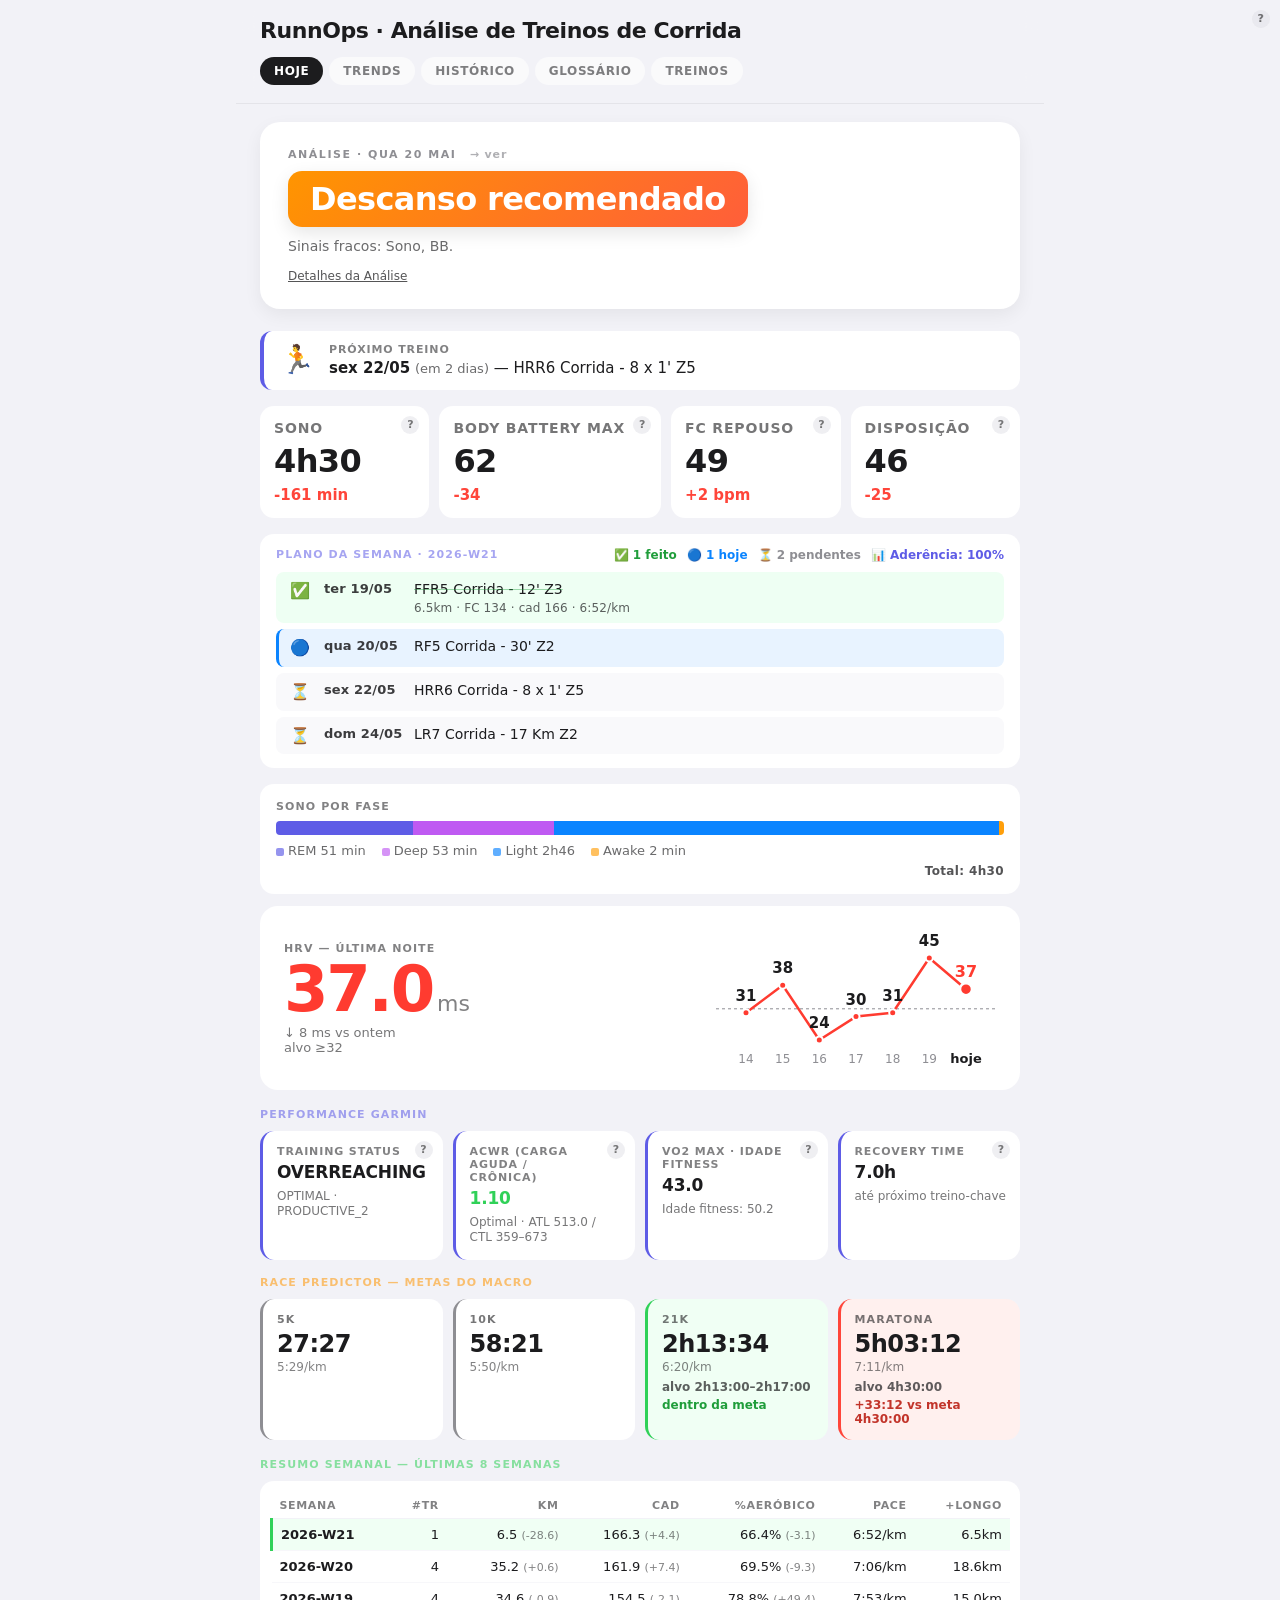
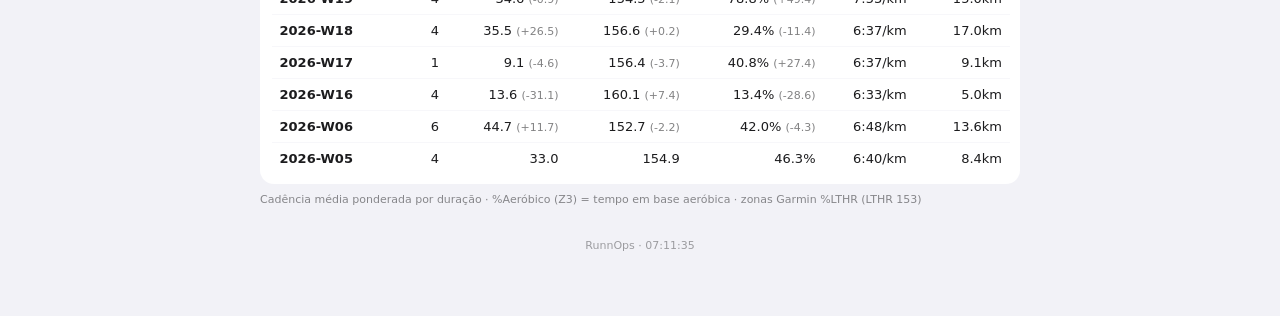
<file: index.html>
<!DOCTYPE html>
<html lang="pt-BR">
<head>
<meta charset="UTF-8">
<meta name="viewport" content="width=device-width,initial-scale=1">
<title>Health Dashboard — qua 20 mai</title>
<style>/* === Reset minimo === */
* { box-sizing: border-box; margin: 0; padding: 0; }
body {
  font-family: -apple-system, "SF Pro Display", "Helvetica Neue", system-ui, sans-serif;
  background: #f2f2f7;
  color: #1c1c1e;
  -webkit-font-smoothing: antialiased;
  padding: 32px 24px 64px;
}

/* === Container === */
.dash {
  max-width: 760px;
  margin: 0 auto;
}

/* === Header com data e tabs === */
.header {
  display: flex;
  justify-content: space-between;
  align-items: center;
  margin-bottom: 18px;
}
.title {
  font-size: 22px;
  font-weight: 700;
  letter-spacing: -0.02em;
}
.tab.tab-treinos {
  text-decoration: none;
  color: inherit;
}
.date {
  font-size: 13px;
  opacity: 0.55;
}
.tabs {
  display: flex;
  gap: 6px;
  margin-bottom: 22px;
}
.tab {
  display: inline-block;
  padding: 7px 14px;
  font-size: 12px;
  letter-spacing: 0.05em;
  border-radius: 999px;
  background: white;
  cursor: pointer;
  font-weight: 600;
  border: none;
  color: #1c1c1e;
  opacity: 0.55;
  text-decoration: none;
  transition: opacity .15s, background .15s;
}
.tab:hover { opacity: 0.85; }
.tab.active {
  background: #1c1c1e;
  color: white;
  opacity: 1;
}

/* === Verdict block (HOJE) === */
.verdict {
  background: white;
  border-radius: 20px;
  padding: 26px 28px;
  margin-bottom: 22px;
  box-shadow: 0 6px 18px rgba(0, 0, 0, 0.06);
}
.verdict-label {
  font-size: 11px;
  letter-spacing: 0.14em;
  color: #8e8e93;
  font-weight: 700;
}
.verdict-headline {
  display: inline-block;
  font-size: 32px;
  font-weight: 800;
  letter-spacing: -0.02em;
  line-height: 1;
  margin-top: 10px;
  padding: 12px 22px;
  border-radius: 14px;
  color: white;
  box-shadow: 0 6px 18px rgba(0, 0, 0, 0.10);
}
.verdict.green  .verdict-headline { background: linear-gradient(135deg, #34c759, #28a745); }
.verdict.amber  .verdict-headline { background: linear-gradient(135deg, #ffcc00, #ff9500); }
.verdict.orange .verdict-headline { background: linear-gradient(135deg, #ff9500, #ff5e3a); }
.verdict.red    .verdict-headline { background: linear-gradient(135deg, #ff453a, #c0142b); }
.verdict.gray   .verdict-headline { background: linear-gradient(135deg, #aeaeb2, #8e8e93); }
.verdict-sub {
  font-size: 14px;
  color: #1c1c1e;
  opacity: 0.65;
  margin-top: 10px;
  line-height: 1.4;
  max-width: 480px;
}

/* === Stale banner === */
.stale-banner {
  background: #fff8e1;
  border-left: 4px solid #ffcc00;
  padding: 10px 14px;
  border-radius: 8px;
  font-size: 13px;
  margin-bottom: 18px;
}

/* === Hero card (HRV + sparkline) === */
.hero-card {
  background: white;
  border-radius: 18px;
  padding: 22px 24px;
  margin-bottom: 16px;
  display: flex;
  justify-content: space-between;
  align-items: center;
  gap: 24px;
}
.label-tiny {
  font-size: 11px;
  letter-spacing: 0.1em;
  text-transform: uppercase;
  opacity: 0.55;
  font-weight: 700;
}
.hero-num-block { display: flex; align-items: baseline; gap: 4px; margin-top: 6px; }
.hero-num { font-size: 64px; font-weight: 700; letter-spacing: -0.035em; line-height: 0.9; color: #ff3b30; }
.hero-unit { font-size: 22px; font-weight: 500; opacity: 0.55; }
.hero-meta { font-size: 13px; opacity: 0.6; margin-top: 6px; }

/* === Sparkline SVGs (Opcao B: linha limpa + labels) === */
.spark-line { fill: none; stroke-width: 2.5; stroke-linecap: round; stroke-linejoin: round; }
.spark-target { stroke: #8e8e93; stroke-width: 1; stroke-dasharray: 3 3; }
.spark-target-label {
  font-size: 10px;
  fill: #ff9500;
  font-weight: 600;
  text-anchor: end;
}
.spark-dot { r: 3.5; }
.spark-dot-current { r: 6; }
.spark-value {
  font-size: 15px;
  fill: #1c1c1e;
  font-weight: 600;
  text-anchor: middle;
  font-family: -apple-system, "SF Pro Display", "Helvetica Neue", system-ui, sans-serif;
}
.spark-value-current {
  font-size: 16px;
  font-weight: 700;
  text-anchor: middle;
  font-family: -apple-system, "SF Pro Display", "Helvetica Neue", system-ui, sans-serif;
}
.spark-date {
  font-size: 12px;
  fill: #8e8e93;
  text-anchor: middle;
  font-family: -apple-system, "SF Pro Display", "Helvetica Neue", system-ui, sans-serif;
}
.spark-date-current {
  font-size: 13px;
  fill: #1c1c1e;
  font-weight: 700;
  text-anchor: middle;
  font-family: -apple-system, "SF Pro Display", "Helvetica Neue", system-ui, sans-serif;
}

/* Dots com borda branca para destacar da linha */
.trend-card .spark-dot { stroke: white; stroke-width: 2; }
.trend-card .spark-dot-current { stroke: white; stroke-width: 2.5; }

.spark-hrv   .spark-line { stroke: #ff3b30; fill: none; }
.spark-hrv   .spark-dot  { fill: #ff3b30; }
.spark-hrv   .spark-value-current { fill: #ff3b30; }
.spark-sleep .spark-line { stroke: #0a84ff; fill: none; }
.spark-sleep .spark-dot  { fill: #0a84ff; }
.spark-sleep .spark-value-current { fill: #0a84ff; }
.spark-bb    .spark-line { stroke: #bf5af2; fill: none; }
.spark-bb    .spark-dot  { fill: #bf5af2; }
.spark-bb    .spark-value-current { fill: #bf5af2; }
.spark-fcrep .spark-line { stroke: #30d158; fill: none; }
.spark-fcrep .spark-dot  { fill: #30d158; }
.spark-fcrep .spark-value-current { fill: #30d158; }
.spark-ready .spark-line { stroke: #ff9500; fill: none; }
.spark-ready .spark-dot  { fill: #ff9500; }
.spark-ready .spark-value-current { fill: #ff9500; }

/* === Pills row === */
.pills {
  display: grid;
  grid-template-columns: repeat(4, 1fr);
  gap: 10px;
  margin-bottom: 16px;
}
.pill {
  background: white;
  border-radius: 14px;
  padding: 14px;
}
.pill-label {
  font-size: 14px;
  letter-spacing: 0.06em;
  opacity: 0.6;
  font-weight: 700;
}
.pill-value {
  font-size: 32px;
  font-weight: 700;
  letter-spacing: -0.02em;
  margin-top: 6px;
}
.pill-delta { font-size: 15px; font-weight: 600; margin-top: 6px; }
.delta-up      { color: #30d158; }
.delta-down    { color: #ff453a; }
.delta-warn    { color: #ff9500; }
.delta-neutral { color: #8e8e93; }

/* === Próximo treino (banner) === */
.next-workout {
  display: flex;
  align-items: center;
  gap: 14px;
  background: white;
  border-left: 4px solid #5e5ce6;
  border-radius: 12px;
  padding: 12px 16px;
  margin-top: 12px;
  margin-bottom: 16px;
}
.next-workout-icon {
  font-size: 28px;
  line-height: 1;
}
.next-workout-body { flex: 1; min-width: 0; }
.next-workout-label {
  font-size: 11px;
  letter-spacing: 0.08em;
  opacity: 0.55;
  font-weight: 700;
}
.next-workout-line {
  font-size: 15px;
  margin-top: 2px;
  line-height: 1.35;
}
.next-workout-when {
  opacity: 0.65;
  font-size: 13px;
  font-weight: 500;
}

/* === Plano da semana === */
.weekplan-section {
  background: white;
  border-radius: 14px;
  padding: 14px 16px;
  margin-bottom: 16px;
}
.weekplan-head {
  display: flex;
  justify-content: space-between;
  align-items: center;
  gap: 8px;
  flex-wrap: wrap;
  margin-bottom: 10px;
}
.weekplan-title {
  color: #5e5ce6;
}
.weekplan-stats {
  display: flex;
  gap: 10px;
  font-size: 12px;
}
.weekplan-stat {
  font-weight: 600;
}
.weekplan-stat-done       { color: #1f9d3a; }
.weekplan-stat-today      { color: #0a84ff; }
.weekplan-stat-pending    { color: #8e8e93; }
.weekplan-stat-missed     { color: #ff9500; }
.weekplan-stat-adherence  { color: #5e5ce6; font-weight: 700; }
.weekplan-list {
  display: flex;
  flex-direction: column;
  gap: 6px;
}
.weekplan-row {
  display: grid;
  grid-template-columns: 28px 80px 1fr;
  align-items: start;
  gap: 10px;
  padding: 8px 10px;
  border-radius: 8px;
  font-size: 14px;
  background: #f9f9fb;
}
.weekplan-status {
  font-size: 16px;
  line-height: 1.3;
  text-align: center;
  padding-top: 1px;
}
.weekplan-date {
  font-weight: 600;
  letter-spacing: 0.01em;
  font-size: 13px;
  opacity: 0.85;
  padding-top: 1px;
}
.weekplan-body { min-width: 0; }
.weekplan-title-row {
  font-weight: 500;
  line-height: 1.3;
}
.weekplan-real {
  font-size: 12px;
  opacity: 0.7;
  margin-top: 3px;
  letter-spacing: 0.01em;
}
.weekplan-row.weekplan-done {
  background: #eefff3;
}
.weekplan-row.weekplan-done .weekplan-title-row {
  text-decoration: line-through;
  text-decoration-color: rgba(31, 157, 58, 0.4);
}
.weekplan-row.weekplan-today {
  background: #e8f3ff;
  border-left: 3px solid #0a84ff;
  padding-left: 7px;
  font-weight: 600;
}
.weekplan-row.weekplan-pending {
  background: #f9f9fb;
}
.weekplan-row.weekplan-missed {
  background: #fff7ed;
  border-left: 3px solid #ff9500;
  padding-left: 7px;
}
.weekplan-row.weekplan-missed .weekplan-title-row {
  opacity: 0.65;
}

/* Mobile */
@media (max-width: 480px) {
  .weekplan-row {
    grid-template-columns: 24px 70px 1fr;
    font-size: 13px;
    padding: 7px 8px;
  }
  .weekplan-date { font-size: 12px; }
  .next-workout { padding: 10px 12px; }
  .next-workout-icon { font-size: 24px; }
  .next-workout-line { font-size: 14px; }
}

/* === Performance Garmin (Training Status + Race Predictor) === */
.perf-section {
  margin-top: 18px;
  margin-bottom: 16px;
}
.perf-section-title {
  margin-bottom: 10px;
  color: #5e5ce6;
}
.perf-grid {
  display: grid;
  grid-template-columns: repeat(auto-fit, minmax(180px, 1fr));
  gap: 10px;
  margin-bottom: 16px;
}
.perf-card {
  background: white;
  border-radius: 14px;
  padding: 14px;
  border-left: 3px solid #5e5ce6;
}
.perf-card-clickable {
  position: relative;
  cursor: pointer;
  transition: transform .12s, box-shadow .12s;
}
.perf-card-clickable:hover {
  transform: translateY(-1px);
  box-shadow: 0 6px 16px rgba(0, 0, 0, 0.06);
}
.perf-card-clickable .perf-label { padding-right: 22px; }
.perf-card-clickable:hover .pill-help { opacity: 1; background: #d1d1d6; }
.race-section-clickable { cursor: pointer; }
.race-help {
  position: static;
  display: inline-block;
  vertical-align: middle;
  margin-left: 6px;
}
.race-section-clickable:hover .race-help { opacity: 1; background: #d1d1d6; }
.perf-label {
  font-size: 11px;
  letter-spacing: 0.08em;
  opacity: 0.55;
  font-weight: 700;
  text-transform: uppercase;
}
.perf-value-big {
  font-size: 17px;
  font-weight: 700;
  letter-spacing: -0.01em;
  margin-top: 4px;
  line-height: 1.2;
  overflow-wrap: anywhere;
  word-break: break-word;
}
.perf-sub {
  font-size: 12px;
  opacity: 0.6;
  margin-top: 6px;
  line-height: 1.3;
}
.perf-acwr-green  { color: #30d158; }
.perf-acwr-amber  { color: #ff9500; }
.perf-acwr-red    { color: #ff453a; }
.perf-acwr-gray   { color: #8e8e93; }

/* Race Predictor cards */
.race-section { margin-top: 8px; }
.race-section-title {
  margin-bottom: 10px;
  color: #ff9500;
}
.race-grid {
  display: grid;
  grid-template-columns: repeat(auto-fit, minmax(160px, 1fr));
  gap: 10px;
}
.race-card {
  background: white;
  border-radius: 14px;
  padding: 14px;
  border-left: 3px solid #8e8e93;
}
.race-card.race-green  { border-left-color: #30d158; background: #f0fff4; }
.race-card.race-amber  { border-left-color: #ff9500; background: #fff8ed; }
.race-card.race-red    { border-left-color: #ff453a; background: #fff0ee; }
.race-card.race-gray   { border-left-color: #8e8e93; }
.race-label {
  font-size: 11px;
  letter-spacing: 0.1em;
  opacity: 0.6;
  font-weight: 700;
}
.race-time {
  font-size: 24px;
  font-weight: 700;
  letter-spacing: -0.02em;
  margin-top: 4px;
}
.race-pace {
  font-size: 12px;
  opacity: 0.55;
  margin-top: 2px;
}
.race-target {
  font-size: 12px;
  opacity: 0.7;
  margin-top: 6px;
  font-weight: 600;
}
.race-delta {
  font-size: 12px;
  margin-top: 4px;
  font-weight: 600;
}
.race-green .race-delta { color: #1f9d3a; }
.race-amber .race-delta { color: #c27200; }
.race-red   .race-delta { color: #c2342a; }

/* === Weekly summary === */
.weekly-section {
  margin-top: 18px;
  margin-bottom: 16px;
}
.weekly-section-title {
  margin-bottom: 10px;
  color: #30d158;
}
.weekly-table-wrapper {
  background: white;
  border-radius: 14px;
  padding: 10px;
  overflow-x: auto;
}
.weekly-table {
  width: 100%;
  border-collapse: collapse;
  font-size: 13px;
}
.weekly-table th {
  text-align: left;
  font-size: 11px;
  letter-spacing: 0.06em;
  opacity: 0.55;
  font-weight: 700;
  padding: 8px 8px 6px;
  border-bottom: 1px solid #f2f2f7;
  white-space: nowrap;
}
.weekly-table td {
  padding: 8px 8px;
  border-bottom: 1px solid #f7f7fa;
  white-space: nowrap;
}
.weekly-table tr:last-child td {
  border-bottom: none;
}
.weekly-table .num {
  text-align: right;
  font-variant-numeric: tabular-nums;
}
.weekly-table tr.weekly-current {
  background: #f0fff4;
}
.weekly-table tr.weekly-current td:first-child {
  border-left: 3px solid #30d158;
}
.weekly-delta {
  font-size: 11px;
  opacity: 0.55;
}
.weekly-footnote {
  margin-top: 8px;
  font-size: 11px;
  opacity: 0.5;
  line-height: 1.4;
}

/* === Sleep breakdown === */
.sleep-card {
  background: white;
  border-radius: 14px;
  padding: 16px;
  margin-bottom: 12px;
}
.sleep-bar {
  display: flex;
  height: 14px;
  border-radius: 4px;
  overflow: hidden;
  margin-top: 8px;
}
.sleep-rem   { background: #5e5ce6; }
.sleep-deep  { background: #bf5af2; }
.sleep-light { background: #0a84ff; }
.sleep-awake { background: #ff9f0a; }
.sleep-legend {
  font-size: 13px;
  opacity: 0.65;
  margin-top: 8px;
  display: flex;
  gap: 16px;
  flex-wrap: wrap;
}
.sleep-legend span::before {
  content: "";
  display: inline-block;
  width: 8px; height: 8px;
  border-radius: 2px;
  margin-right: 4px;
  vertical-align: middle;
}
.sleep-legend .lg-rem::before   { background: #5e5ce6; }
.sleep-legend .lg-deep::before  { background: #bf5af2; }
.sleep-legend .lg-light::before { background: #0a84ff; }
.sleep-legend .lg-awake::before { background: #ff9f0a; }
.sleep-total {
  font-size: 12px;
  font-weight: 700;
  letter-spacing: 0.03em;
  text-align: right;
  margin-top: 6px;
  opacity: 0.75;
}

/* === BB curve do dia === */
.bb-curve-card {
  background: white;
  border-radius: 14px;
  padding: 16px;
  margin-bottom: 12px;
}

/* === Trends === */
.trends-period {
  display: flex;
  gap: 6px;
  margin-bottom: 14px;
}
.trends-period button {
  padding: 6px 12px;
  font-size: 11px;
  border-radius: 999px;
  background: white;
  border: none;
  cursor: pointer;
  opacity: 0.55;
  font-weight: 600;
}
.trends-period button.active { background: #1c1c1e; color: white; opacity: 1; }

.trend-card {
  background: white;
  border-radius: 14px;
  padding: 18px 22px;
  margin-bottom: 12px;
}
.trend-card-head {
  display: flex;
  justify-content: space-between;
  align-items: center;
  margin-bottom: 10px;
  gap: 12px;
  flex-wrap: wrap;
}
.trend-card-head .label-tiny {
  font-size: 24px;
  letter-spacing: 0.08em;
}
.trend-meta {
  font-size: 22px;
  opacity: 0.65;
}

/* Fontes dos labels SVG dentro de cards TRENDS (escopado, nao afeta HRV hero) */
.trend-card .spark-value         { font-size: 27px; font-weight: 600; }
.trend-card .spark-value-current { font-size: 29px; font-weight: 700; }
.trend-card .spark-date          { font-size: 24px; }
.trend-card .spark-date-current  { font-size: 24px; font-weight: 700; }

/* Body Battery 24h (na aba HOJE) — mesmo tamanho dos cards TRENDS + dots com borda */
.bb-curve-card .spark-value         { font-size: 27px; font-weight: 600; }
.bb-curve-card .spark-value-current { font-size: 29px; font-weight: 700; }
.bb-curve-card .spark-dot           { stroke: white; stroke-width: 2; }
.bb-curve-card .spark-dot-current   { stroke: white; stroke-width: 2.5; }

/* HRV hero (na aba HOJE) — dots com borda branca pra destacar */
.hero-card .spark-dot         { stroke: white; stroke-width: 2; }
.hero-card .spark-dot-current { stroke: white; stroke-width: 2.5; }

/* === Histórico === */
.history-card {
  background: white;
  border-radius: 14px;
  padding: 16px;
  overflow-x: auto;
}
.history-table {
  width: 100%;
  min-width: 520px;
  border-collapse: collapse;
  font-size: 14px;
  white-space: nowrap;
}
.history-table th {
  text-align: left;
  padding: 10px 6px;
  font-weight: 700;
  font-size: 12px;
  letter-spacing: 0.08em;
  opacity: 0.55;
  border-bottom: 2px solid #c7c7cc;
  cursor: pointer;
  user-select: none;
}
.history-table th:hover { opacity: 0.85; }
.history-table td {
  padding: 10px 6px;
  border-bottom: 1px solid #f2f2f7;
}
.history-table tr:hover td { background: #fafafa; cursor: pointer; }
.cell-green  { color: #30d158; font-weight: 600; }
.cell-amber  { color: #ff9500; font-weight: 600; }
.cell-orange { color: #ff5e3a; font-weight: 600; }
.cell-red    { color: #ff3b30; font-weight: 700; }
.cell-gray   { color: #8e8e93; }
.export-btn {
  background: #1c1c1e;
  color: white;
  border: none;
  padding: 8px 14px;
  border-radius: 8px;
  font-size: 12px;
  font-weight: 600;
  cursor: pointer;
  margin-top: 12px;
}

/* (Modal raw_json removido — clique na linha do histórico agora pula pra análise diária) */

/* Scroll-margin pra navegacao em ancora ficar bem posicionada */
.journal-card { scroll-margin-top: 16px; }

/* === Empty state === */
.empty-state {
  text-align: center;
  padding: 80px 20px;
  background: white;
  border-radius: 14px;
}
.empty-state h2 { margin-bottom: 8px; }
.empty-state p { opacity: 0.6; }
.empty-state code {
  background: #f2f2f7;
  padding: 2px 6px;
  border-radius: 4px;
  font-family: "SF Mono", Menlo, monospace;
  font-size: 13px;
}

/* === Footer === */
.footer {
  text-align: center;
  font-size: 11px;
  opacity: 0.4;
  margin-top: 32px;
}

/* === Verdict clickable (label envolve o card, vira tab switcher) === */
.verdict-clickable {
  cursor: pointer;
  display: block;
  user-select: none;
  transition: transform .15s, box-shadow .15s;
}
.verdict-clickable:hover {
  transform: translateY(-1px);
  box-shadow: 0 10px 24px rgba(0, 0, 0, 0.10);
}
.verdict-hint {
  display: inline-block;
  margin-left: 8px;
  font-size: 11px;
  letter-spacing: 0.08em;
  opacity: 0.7;
  font-weight: 600;
}

/* === Análises diárias (diário MD renderizado em HISTORICO) === */
.journals-section {
  margin-top: 28px;
}
.journals-title {
  font-size: 22px;
  font-weight: 700;
  letter-spacing: -0.02em;
  margin-bottom: 14px;
  color: #1c1c1e;
}
.journal-card {
  background: white;
  border-radius: 14px;
  padding: 18px 22px;
  margin-bottom: 12px;
  box-shadow: 0 2px 10px rgba(0, 0, 0, 0.04);
}
.journal-today {
  border-left: 4px solid #ff5e3a;
}
.journal-header {
  display: flex;
  justify-content: space-between;
  align-items: baseline;
  gap: 12px;
  flex-wrap: wrap;
  margin-bottom: 12px;
}
.journal-date {
  font-size: 18px;
  font-weight: 700;
  letter-spacing: -0.01em;
}
.journal-day {
  font-size: 13px;
  opacity: 0.55;
  text-transform: lowercase;
}
.journal-past summary {
  list-style: none;
  cursor: pointer;
  margin-bottom: 0;
  padding: 4px 0;
}
.journal-past summary::-webkit-details-marker { display: none; }
.journal-past summary::after {
  content: "▸";
  margin-left: auto;
  font-size: 14px;
  opacity: 0.5;
  transition: transform .2s;
}
.journal-past[open] summary::after {
  transform: rotate(90deg);
}
.journal-past[open] summary {
  border-bottom: 1px solid #f2f2f7;
  margin-bottom: 12px;
  padding-bottom: 10px;
}
.journal-empty {
  font-size: 13px;
  opacity: 0.55;
  font-style: italic;
}

/* Banner "gira o celular" — só aparece em portrait mobile */
.landscape-hint {
  display: none;
  background: #fff8e1;
  border-left: 3px solid #ffcc00;
  border-radius: 8px;
  padding: 10px 14px;
  font-size: 13px;
  margin-bottom: 14px;
  color: #6a4500;
}
@media (max-width: 700px) and (orientation: portrait) {
  .landscape-hint { display: block; }
}

/* === Renderizacao do markdown dentro do journal === */
.journal-content { font-size: 14px; line-height: 1.55; color: #1c1c1e; }
.journal-content h1 { font-size: 22px; font-weight: 700; margin: 16px 0 8px; }
.journal-content h2 { font-size: 18px; font-weight: 700; margin: 18px 0 8px; }
.journal-content h3 { font-size: 15px; font-weight: 700; margin: 14px 0 6px; opacity: 0.85; }
.journal-content p { margin: 8px 0; }
.journal-content strong { font-weight: 700; }
.journal-content em { font-style: italic; opacity: 0.85; }
.journal-content ul, .journal-content ol { margin: 8px 0; padding-left: 24px; }
.journal-content li { margin-bottom: 4px; }
/* Wrapper das tabelas do MD — permite scroll horizontal em mobile */
.journal-content .md-table-wrap {
  overflow-x: auto;
  -webkit-overflow-scrolling: touch;
  margin: 12px 0;
  scrollbar-width: thin;
  scrollbar-color: #8e8e93 #f2f2f7;
}
.journal-content .md-table-wrap::-webkit-scrollbar { height: 6px; }
.journal-content .md-table-wrap::-webkit-scrollbar-track { background: #f2f2f7; border-radius: 3px; }
.journal-content .md-table-wrap::-webkit-scrollbar-thumb { background: #8e8e93; border-radius: 3px; }
.journal-content .md-table-wrap table {
  margin: 0;
  min-width: 100%;
}
.journal-content table {
  width: 100%;
  border-collapse: collapse;
  font-size: 13px;
}
.journal-content th, .journal-content td {
  text-align: left;
  padding: 8px 10px;
  border-bottom: 1px solid #f2f2f7;
}
.journal-content th {
  font-weight: 700;
  letter-spacing: 0.04em;
  font-size: 11px;
  text-transform: uppercase;
  opacity: 0.6;
  border-bottom: 2px solid #c7c7cc;
}
.journal-content code {
  font-family: "SF Mono", Menlo, Consolas, monospace;
  background: #f2f2f7;
  padding: 2px 6px;
  border-radius: 4px;
  font-size: 12px;
}
.journal-content pre {
  background: #f2f2f7;
  padding: 12px;
  border-radius: 8px;
  overflow-x: auto;
  font-size: 12px;
  margin: 10px 0;
}
.journal-content pre code { background: none; padding: 0; }
.journal-content blockquote {
  border-left: 3px solid #c7c7cc;
  padding-left: 12px;
  margin: 12px 0;
  opacity: 0.8;
  font-style: italic;
}
.journal-content hr {
  border: none;
  border-top: 1px solid #e5e5ea;
  margin: 16px 0;
}

/* === Tab navegacao via radio buttons (CSS puro, sem JS) === */
.dashtab-radio { position: absolute; left: -9999px; opacity: 0; }
.tab-content { display: none; }
#r-hoje:checked ~ #tab-hoje,
#r-trends:checked ~ #tab-trends,
#r-historico:checked ~ #tab-historico,
#r-glossario:checked ~ #tab-glossario { display: block; }

/* Active label (tab visualmente selecionada) */
#r-hoje:checked ~ .sticky-head .tab-hoje,
#r-trends:checked ~ .sticky-head .tab-trends,
#r-historico:checked ~ .sticky-head .tab-historico,
#r-glossario:checked ~ .sticky-head .tab-glossario {
  background: #1c1c1e;
  color: white;
  opacity: 1;
}

/* === Sticky head (titulo + tabs congelados no topo) === */
.sticky-head {
  position: sticky;
  top: 0;
  z-index: 50;
  background: rgba(242, 242, 247, 0.92);
  backdrop-filter: saturate(180%) blur(14px);
  -webkit-backdrop-filter: saturate(180%) blur(14px);
  padding-top: 18px;
  margin: -32px -24px 18px;
  padding-left: 24px;
  padding-right: 24px;
  padding-bottom: 4px;
  border-bottom: 1px solid rgba(0, 0, 0, 0.06);
}
.sticky-head .header { margin-bottom: 14px; }
.sticky-head .tabs { margin-bottom: 14px; }
@media (max-width: 600px) {
  .sticky-head {
    margin: -20px -12px 14px;
    padding-left: 12px;
    padding-right: 12px;
    padding-top: 12px;
  }
}

/* === Pills clicaveis (vao pro glossario) === */
.pill {
  position: relative;
  cursor: pointer;
  transition: transform .12s, box-shadow .12s;
}
.pill:hover { transform: translateY(-1px); box-shadow: 0 6px 16px rgba(0, 0, 0, 0.06); }
.pill-label { white-space: nowrap; padding-right: 22px; overflow: hidden; text-overflow: ellipsis; }
.pill-help {
  position: absolute;
  top: 10px;
  right: 10px;
  width: 18px;
  height: 18px;
  line-height: 18px;
  text-align: center;
  border-radius: 50%;
  background: #e5e5ea;
  color: #1c1c1e;
  font-size: 11px;
  font-weight: 700;
  opacity: 0.6;
}
.pill:hover .pill-help { opacity: 1; background: #d1d1d6; }

/* Verdict-help link (pequena ancora pro glossario do veredito) */
.verdict-help-link {
  margin-top: 12px;
  font-size: 12px;
  opacity: 0.75;
}
.verdict-help-link a {
  color: inherit;
  text-decoration: underline;
  cursor: pointer;
}

/* === Glossario === */
.glossary-intro { margin-bottom: 18px; }
.glossary-intro-text {
  font-size: 14px;
  opacity: 0.7;
  line-height: 1.5;
  margin-top: 4px;
}
.glossary-entry {
  background: white;
  border-radius: 14px;
  padding: 22px 24px;
  margin-bottom: 14px;
  box-shadow: 0 2px 10px rgba(0, 0, 0, 0.04);
  scroll-margin-top: 16px;
}
.glossary-header {
  display: flex;
  justify-content: space-between;
  align-items: baseline;
  gap: 12px;
  flex-wrap: wrap;
  margin-bottom: 14px;
  padding-bottom: 12px;
  border-bottom: 1px solid #f2f2f7;
}
.glossary-title {
  font-size: 22px;
  font-weight: 800;
  letter-spacing: -0.02em;
  margin: 0;
}
.glossary-category {
  font-size: 11px;
  letter-spacing: 0.1em;
  text-transform: uppercase;
  opacity: 0.55;
  font-weight: 700;
  background: #f2f2f7;
  padding: 4px 10px;
  border-radius: 999px;
}
.glossary-content { font-size: 14px; line-height: 1.55; }

@media (max-width: 600px) {
  .glossary-entry { padding: 16px 18px; }
  .glossary-title { font-size: 18px; }
  .glossary-category { font-size: 10px; padding: 3px 8px; }
  .glossary-content { font-size: 13px; }
}

/* === Responsive — mobile portrait (≤600px) === */
@media (max-width: 600px) {
  body { padding: 20px 12px 48px; }

  /* Header */
  .header { flex-direction: column; align-items: flex-start; gap: 4px; margin-bottom: 14px; }
  .title { font-size: 20px; }
  .date { font-size: 12px; }

  /* Tabs */
  .tabs { flex-wrap: wrap; gap: 4px; margin-bottom: 16px; }
  .tab { font-size: 11px; padding: 6px 11px; }

  /* Verdict block */
  .verdict { padding: 18px 20px; }
  .verdict-label { font-size: 10px; letter-spacing: 0.12em; }
  .verdict-headline { font-size: 24px; padding: 10px 16px; }
  .verdict-sub { font-size: 13px; }

  /* HRV hero — empilha em vez de linha */
  .hero-card { flex-direction: column; align-items: stretch; gap: 12px; padding: 18px 20px; }
  .hero-num { font-size: 48px; }
  .hero-unit { font-size: 18px; }
  .hero-meta { font-size: 12px; }
  .hero-card svg { width: 100%; height: auto; max-height: 140px; }

  /* Pills — 2 colunas */
  .pills { grid-template-columns: repeat(2, 1fr); gap: 8px; }
  .pill { padding: 12px; }
  .pill-label { font-size: 11px; letter-spacing: 0.06em; }
  .pill-value { font-size: 26px; }
  .pill-delta { font-size: 13px; }

  /* Sleep card */
  .sleep-card { padding: 14px; }
  .sleep-legend { font-size: 12px; gap: 10px; }

  /* Body Battery 24h */
  .bb-curve-card { padding: 14px; }

  /* Trends */
  .trend-card { padding: 14px 16px; }
  .trend-card-head { gap: 6px; }
  .trend-card-head .label-tiny { font-size: 12px; }
  .trend-meta { font-size: 11px; }
  .trends-period button { font-size: 11px; padding: 6px 10px; }

  /* Histórico — mantem todas as colunas, scroll horizontal com barra visível */
  .history-card { padding: 12px; }
  .history-table { font-size: 13px; }
  .history-table th { padding: 8px 4px; font-size: 11px; letter-spacing: 0.05em; }
  .history-table td { padding: 8px 4px; }
  .export-btn { font-size: 11px; padding: 7px 12px; }

  /* Análises diárias — fontes menores no mobile */
  .journals-section { margin-top: 20px; }
  .journals-title { font-size: 18px; margin-bottom: 12px; }
  .journal-card { padding: 14px 16px; }
  .journal-date { font-size: 16px; }
  .journal-day { font-size: 11px; }
  .journal-content { font-size: 13px; line-height: 1.5; }
  .journal-content h1 { font-size: 18px; }
  .journal-content h2 { font-size: 16px; margin: 14px 0 6px; }
  .journal-content h3 { font-size: 14px; margin: 12px 0 5px; }
  .journal-content table { font-size: 12px; }
  .journal-content th, .journal-content td { padding: 6px 8px; }
  .journal-content ul, .journal-content ol { padding-left: 20px; }
}

/* === Scrollbar SEMPRE VISÍVEL na tabela de histórico === */
/* Afeta o card que rola horizontalmente quando a tabela é mais larga que ele */
.history-card {
  -webkit-overflow-scrolling: touch;
  scrollbar-width: thin;                 /* Firefox: barra fina permanente */
  scrollbar-color: #8e8e93 #f2f2f7;       /* Firefox: cor do thumb / track */
}
.history-card::-webkit-scrollbar { height: 8px; -webkit-appearance: none; }
.history-card::-webkit-scrollbar-track { background: #f2f2f7; border-radius: 4px; }
.history-card::-webkit-scrollbar-thumb { background: #8e8e93; border-radius: 4px; }
.history-card::-webkit-scrollbar-thumb:hover { background: #6c6c70; }

/* Dica visual: gradiente fade na borda direita quando há overflow */
.history-card-wrapper {
  position: relative;
}
.history-card-wrapper::after {
  content: "";
  position: absolute;
  top: 0; right: 0; bottom: 14px;        /* sobra a barra de rolagem */
  width: 28px;
  background: linear-gradient(to right, rgba(255,255,255,0), rgba(255,255,255,0.95));
  pointer-events: none;
  border-radius: 0 14px 14px 0;
}
</style>
</head>
<body>
<div class="dash">

  <!-- Radios pra navegacao CSS-only (sem JS, funciona em qualquer viewer) -->
  <input type="radio" name="dashtab" id="r-hoje" class="dashtab-radio" checked>
  <input type="radio" name="dashtab" id="r-trends" class="dashtab-radio">
  <input type="radio" name="dashtab" id="r-historico" class="dashtab-radio">
  <input type="radio" name="dashtab" id="r-glossario" class="dashtab-radio">

  <div class="sticky-head">
    <div class="header">
      <div class="title">RunnOps · Análise de Treinos de Corrida</div>
    </div>

    <div class="tabs" role="tablist">
      <label for="r-hoje" class="tab tab-hoje">HOJE</label>
      <label for="r-trends" class="tab tab-trends">TRENDS</label>
      <label for="r-historico" class="tab tab-historico">HISTÓRICO</label>
      <label for="r-glossario" class="tab tab-glossario">GLOSSÁRIO</label>
      <a href="activity.html" class="tab tab-treinos">TREINOS</a>
    </div>
  </div>

  

  

  <!-- ============ ABA HOJE (default visivel) ============ -->
  <div class="tab-content" id="tab-hoje">

    <div class="verdict orange verdict-clickable" onclick="goToHistorico()">
      <div class="verdict-label">ANÁLISE · QUA 20 MAI <span class="verdict-hint">→ ver</span></div>
      <div class="verdict-headline">Descanso recomendado</div>
      
      <div class="verdict-sub">Sinais fracos: Sono, BB.</div>
      
      <div class="verdict-help-link"><span class="pill-help">?</span> <a href="javascript:goToGlossary('veredito')" onclick="event.stopPropagation()">Detalhes da Análise</a></div>
    </div>

    
    <!-- Próximo treino — banner pequeno -->
    <div class="next-workout">
      <div class="next-workout-icon">🏃</div>
      <div class="next-workout-body">
        <div class="next-workout-label">PRÓXIMO TREINO</div>
        <div class="next-workout-line">
          <strong>sex 22/05</strong>
          <span class="next-workout-when">(em 2 dias)</span>
          
          — HRR6 Corrida - 8 x 1&#39; Z5
        </div>
      </div>
    </div>
    

    <!-- 4 pills com delta — clicaveis (vao pro glossario) -->
    <div class="pills">
      <div class="pill" onclick="goToGlossary('sono')">
        <span class="pill-help">?</span>
        <div class="pill-label">SONO</div>
        <div class="pill-value">4h30</div>
        <div class="pill-delta delta-down">-161 min</div>
      </div>
      <div class="pill" onclick="goToGlossary('body-battery')">
        <span class="pill-help">?</span>
        <div class="pill-label">BODY BATTERY MAX</div>
        <div class="pill-value">62</div>
        <div class="pill-delta delta-down">-34</div>
      </div>
      <div class="pill" onclick="goToGlossary('fcrep')">
        <span class="pill-help">?</span>
        <div class="pill-label">FC REPOUSO</div>
        <div class="pill-value">49</div>
        <div class="pill-delta delta-down">+2 bpm</div>
      </div>
      <div class="pill" onclick="goToGlossary('disposicao')">
        <span class="pill-help">?</span>
        <div class="pill-label">DISPOSIÇÃO</div>
        <div class="pill-value">46</div>
        <div class="pill-delta delta-down">-25</div>
      </div>
    </div>

    
    <!-- Plano da semana -->
    <div class="weekplan-section">
      <div class="weekplan-head">
        <div class="label-tiny weekplan-title">PLANO DA SEMANA · 2026-W21</div>
        <div class="weekplan-stats">
          <span class="weekplan-stat weekplan-stat-done">✅ 1 feito</span>
          <span class="weekplan-stat weekplan-stat-today">🔵 1 hoje</span>
          
          <span class="weekplan-stat weekplan-stat-pending">⏳ 2 pendentes</span>
          <span class="weekplan-stat weekplan-stat-adherence">📊 Aderência: 100%</span>
        </div>
      </div>
      <div class="weekplan-list">
        
        <div class="weekplan-row weekplan-done">
          <div class="weekplan-status" title="feito">✅</div>
          <div class="weekplan-date">ter 19/05</div>
          <div class="weekplan-body">
            <div class="weekplan-title-row">FFR5 Corrida - 12&#39; Z3</div>
            <div class="weekplan-real">6.5km · FC 134 · cad 166 · 6:52/km</div>
          </div>
        </div>
        
        <div class="weekplan-row weekplan-today">
          <div class="weekplan-status" title="HOJE">🔵</div>
          <div class="weekplan-date">qua 20/05</div>
          <div class="weekplan-body">
            <div class="weekplan-title-row">RF5 Corrida - 30&#39; Z2</div>
            
          </div>
        </div>
        
        <div class="weekplan-row weekplan-pending">
          <div class="weekplan-status" title="pendente">⏳</div>
          <div class="weekplan-date">sex 22/05</div>
          <div class="weekplan-body">
            <div class="weekplan-title-row">HRR6 Corrida - 8 x 1&#39; Z5</div>
            
          </div>
        </div>
        
        <div class="weekplan-row weekplan-pending">
          <div class="weekplan-status" title="pendente">⏳</div>
          <div class="weekplan-date">dom 24/05</div>
          <div class="weekplan-body">
            <div class="weekplan-title-row">LR7 Corrida - 17 Km Z2</div>
            
          </div>
        </div>
        
      </div>
    </div>
    

    <!-- Sono por fase -->
    
    <div class="sleep-card">
      <div class="label-tiny">SONO POR FASE</div>
      <div class="sleep-bar">
        <div class="sleep-rem" style="width:18.9%"></div>
        <div class="sleep-deep" style="width:19.6%"></div>
        <div class="sleep-light" style="width:61.5%"></div>
        <div class="sleep-awake" style="width:0.7%"></div>
      </div>
      <div class="sleep-legend">
        <span class="lg-rem">REM 51 min</span>
        <span class="lg-deep">Deep 53 min</span>
        <span class="lg-light">Light 2h46</span>
        <span class="lg-awake">Awake 2 min</span>
      </div>
      <div class="sleep-total">Total: 4h30</div>
    </div>
    

    <!-- HRV hero com sparkline (movido pra apos Sono por fase) -->
    <div class="hero-card">
      <div>
        <div class="label-tiny">HRV — ÚLTIMA NOITE</div>
        <div class="hero-num-block">
          <span class="hero-num">37.0</span>
          <span class="hero-unit">ms</span>
        </div>
        <div class="hero-meta">
          
            <div>↓ 8 ms vs ontem</div>
          
          <div>alvo ≥32</div>
        </div>
      </div>
      
      <svg viewBox="0 0 280 140" style="width:280px;height:140px" class="spark-hrv">
        
        <line class="spark-target" x1="0" y1="80.8" x2="280" y2="80.8"/>
        
        <path class="spark-line" d="M30.0,84.7 L66.7,57.3 L103.3,112.0 L140.0,88.6 L176.7,84.7 L213.3,30.0 L250.0,61.2"/>
        
          
            <circle class="spark-dot" cx="30.0" cy="84.7" r="5"/>
            <text class="spark-value" x="30.0" y="72.7">31</text>
            <text class="spark-date" x="30.0" y="135">14</text>
          
        
          
            <circle class="spark-dot" cx="66.7" cy="57.3" r="5"/>
            <text class="spark-value" x="66.7" y="45.3">38</text>
            <text class="spark-date" x="66.7" y="135">15</text>
          
        
          
            <circle class="spark-dot" cx="103.3" cy="112.0" r="5"/>
            <text class="spark-value" x="103.3" y="100.0">24</text>
            <text class="spark-date" x="103.3" y="135">16</text>
          
        
          
            <circle class="spark-dot" cx="140.0" cy="88.6" r="5"/>
            <text class="spark-value" x="140.0" y="76.6">30</text>
            <text class="spark-date" x="140.0" y="135">17</text>
          
        
          
            <circle class="spark-dot" cx="176.7" cy="84.7" r="5"/>
            <text class="spark-value" x="176.7" y="72.7">31</text>
            <text class="spark-date" x="176.7" y="135">18</text>
          
        
          
            <circle class="spark-dot" cx="213.3" cy="30.0" r="5"/>
            <text class="spark-value" x="213.3" y="18.0">45</text>
            <text class="spark-date" x="213.3" y="135">19</text>
          
        
          
            <circle class="spark-dot spark-dot-current" cx="250.0" cy="61.2" r="7"/>
            <text class="spark-value-current" x="250.0" y="49.2">37</text>
            <text class="spark-date-current" x="250.0" y="135">hoje</text>
          
        
      </svg>
      
    </div>

    
    <!-- ============ Performance Garmin (Training Status + Race Predictor) ============ -->
    <div class="perf-section">
      <div class="label-tiny perf-section-title">PERFORMANCE GARMIN</div>

      <div class="perf-grid">
        <div class="perf-card perf-card-clickable" onclick="goToGlossary('training-status')">
          <span class="pill-help">?</span>
          <div class="perf-label">TRAINING STATUS</div>
          <div class="perf-value-big">OVERREACHING</div>
          <div class="perf-sub">OPTIMAL · PRODUCTIVE_2</div>
        </div>

        <div class="perf-card perf-card-clickable" onclick="goToGlossary('acwr')">
          <span class="pill-help">?</span>
          <div class="perf-label">ACWR (CARGA AGUDA / CRÔNICA)</div>
          <div class="perf-value-big perf-acwr-green">1.10</div>
          <div class="perf-sub">Optimal · ATL 513.0 / CTL 359–673</div>
        </div>

        <div class="perf-card perf-card-clickable" onclick="goToGlossary('vo2-max')">
          <span class="pill-help">?</span>
          <div class="perf-label">VO2 MAX · IDADE FITNESS</div>
          <div class="perf-value-big">43.0</div>
          <div class="perf-sub">Idade fitness: 50.2</div>
        </div>

        <div class="perf-card perf-card-clickable" onclick="goToGlossary('recovery-time')">
          <span class="pill-help">?</span>
          <div class="perf-label">RECOVERY TIME</div>
          <div class="perf-value-big">7.0h</div>
          <div class="perf-sub">até próximo treino-chave</div>
        </div>
      </div>

      <div class="race-section race-section-clickable" onclick="goToGlossary('race-predictor')">
        <div class="label-tiny race-section-title">RACE PREDICTOR — METAS DO MACRO <span class="pill-help race-help">?</span></div>
        <div class="race-grid">
          
          <div class="race-card race-gray">
            <div class="race-label">5K</div>
            <div class="race-time">27:27</div>
            <div class="race-pace">5:29/km</div>
            
            
          </div>
          
          <div class="race-card race-gray">
            <div class="race-label">10K</div>
            <div class="race-time">58:21</div>
            <div class="race-pace">5:50/km</div>
            
            
          </div>
          
          <div class="race-card race-green">
            <div class="race-label">21K</div>
            <div class="race-time">2h13:34</div>
            <div class="race-pace">6:20/km</div>
            <div class="race-target">alvo 2h13:00–2h17:00</div>
            <div class="race-delta">dentro da meta</div>
          </div>
          
          <div class="race-card race-red">
            <div class="race-label">MARATONA</div>
            <div class="race-time">5h03:12</div>
            <div class="race-pace">7:11/km</div>
            <div class="race-target">alvo 4h30:00</div>
            <div class="race-delta">+33:12 vs meta 4h30:00</div>
          </div>
          
        </div>
      </div>
    </div>
    

    
    <!-- ============ Resumo semanal (aggregate_activities.py) ============ -->
    <div class="weekly-section">
      <div class="label-tiny weekly-section-title">RESUMO SEMANAL — ÚLTIMAS 8 SEMANAS</div>
      <div class="weekly-table-wrapper">
      <table class="weekly-table">
        <thead>
          <tr>
            <th>SEMANA</th>
            <th class="num">#TR</th>
            <th class="num">KM</th>
            <th class="num">CAD</th>
            <th class="num">%AERÓBICO</th>
            <th class="num">PACE</th>
            <th class="num">+LONGO</th>
          </tr>
        </thead>
        <tbody>
          
          <tr class="weekly-current">
            <td><strong>2026-W21</strong></td>
            <td class="num">1</td>
            <td class="num">6.5 <span class="weekly-delta">(-28.6)</span></td>
            <td class="num">166.3 <span class="weekly-delta">(+4.4)</span></td>
            <td class="num">66.4% <span class="weekly-delta">(-3.1)</span></td>
            <td class="num">6:52/km</td>
            <td class="num">6.5km</td>
          </tr>
          
          <tr class="">
            <td><strong>2026-W20</strong></td>
            <td class="num">4</td>
            <td class="num">35.2 <span class="weekly-delta">(+0.6)</span></td>
            <td class="num">161.9 <span class="weekly-delta">(+7.4)</span></td>
            <td class="num">69.5% <span class="weekly-delta">(-9.3)</span></td>
            <td class="num">7:06/km</td>
            <td class="num">18.6km</td>
          </tr>
          
          <tr class="">
            <td><strong>2026-W19</strong></td>
            <td class="num">4</td>
            <td class="num">34.6 <span class="weekly-delta">(-0.9)</span></td>
            <td class="num">154.5 <span class="weekly-delta">(-2.1)</span></td>
            <td class="num">78.8% <span class="weekly-delta">(+49.4)</span></td>
            <td class="num">7:53/km</td>
            <td class="num">15.0km</td>
          </tr>
          
          <tr class="">
            <td><strong>2026-W18</strong></td>
            <td class="num">4</td>
            <td class="num">35.5 <span class="weekly-delta">(+26.5)</span></td>
            <td class="num">156.6 <span class="weekly-delta">(+0.2)</span></td>
            <td class="num">29.4% <span class="weekly-delta">(-11.4)</span></td>
            <td class="num">6:37/km</td>
            <td class="num">17.0km</td>
          </tr>
          
          <tr class="">
            <td><strong>2026-W17</strong></td>
            <td class="num">1</td>
            <td class="num">9.1 <span class="weekly-delta">(-4.6)</span></td>
            <td class="num">156.4 <span class="weekly-delta">(-3.7)</span></td>
            <td class="num">40.8% <span class="weekly-delta">(+27.4)</span></td>
            <td class="num">6:37/km</td>
            <td class="num">9.1km</td>
          </tr>
          
          <tr class="">
            <td><strong>2026-W16</strong></td>
            <td class="num">4</td>
            <td class="num">13.6 <span class="weekly-delta">(-31.1)</span></td>
            <td class="num">160.1 <span class="weekly-delta">(+7.4)</span></td>
            <td class="num">13.4% <span class="weekly-delta">(-28.6)</span></td>
            <td class="num">6:33/km</td>
            <td class="num">5.0km</td>
          </tr>
          
          <tr class="">
            <td><strong>2026-W06</strong></td>
            <td class="num">6</td>
            <td class="num">44.7 <span class="weekly-delta">(+11.7)</span></td>
            <td class="num">152.7 <span class="weekly-delta">(-2.2)</span></td>
            <td class="num">42.0% <span class="weekly-delta">(-4.3)</span></td>
            <td class="num">6:48/km</td>
            <td class="num">13.6km</td>
          </tr>
          
          <tr class="">
            <td><strong>2026-W05</strong></td>
            <td class="num">4</td>
            <td class="num">33.0</td>
            <td class="num">154.9</td>
            <td class="num">46.3%</td>
            <td class="num">6:40/km</td>
            <td class="num">8.4km</td>
          </tr>
          
        </tbody>
      </table>
      </div>
      <div class="weekly-footnote">Cadência média ponderada por duração · %Aeróbico (Z3) = tempo em base aeróbica · zonas Garmin %LTHR (LTHR 153)</div>
    </div>
    

  </div>

  <!-- ============ ABA TRENDS ============ -->
  <div class="tab-content" id="tab-trends">

    <div class="trends-period">
      <button class="active" data-period="7">7D</button>
      <button data-period="30">30D</button>
      <button data-period="90">90D</button>
    </div>

    
    <div class="trend-card">
      <div class="trend-card-head">
        <div class="label-tiny" style="color:#ff3b30">HRV OVERNIGHT</div>
        <div class="trend-meta">média 34 · alvo ≥32 · atual 37</div>
      </div>
      
      <svg viewBox="0 0 600 220" style="width:100%;height:220px" class="spark-hrv">
        
        <line class="spark-target" x1="0" y1="126.1" x2="600" y2="126.1"/>
        
        <path class="spark-line" d="M44.0,131.3 L129.3,94.7 L214.7,168.0 L300.0,136.6 L385.3,131.3 L470.7,58.0 L556.0,99.9"/>
        
          
            <circle class="spark-dot" cx="44.0" cy="131.3" r="6"/>
            <text class="spark-value" x="44.0" y="109.30000000000001">31</text>
            <text class="spark-date" x="44.0" y="208">qui 14</text>
          
        
          
            <circle class="spark-dot" cx="129.3" cy="94.7" r="6"/>
            <text class="spark-value" x="129.3" y="72.7">38</text>
            <text class="spark-date" x="129.3" y="208">sex 15</text>
          
        
          
            <circle class="spark-dot" cx="214.7" cy="168.0" r="6"/>
            <text class="spark-value" x="214.7" y="146.0">24</text>
            <text class="spark-date" x="214.7" y="208">sáb 16</text>
          
        
          
            <circle class="spark-dot" cx="300.0" cy="136.6" r="6"/>
            <text class="spark-value" x="300.0" y="114.6">30</text>
            <text class="spark-date" x="300.0" y="208">dom 17</text>
          
        
          
            <circle class="spark-dot" cx="385.3" cy="131.3" r="6"/>
            <text class="spark-value" x="385.3" y="109.30000000000001">31</text>
            <text class="spark-date" x="385.3" y="208">seg 18</text>
          
        
          
            <circle class="spark-dot" cx="470.7" cy="58.0" r="6"/>
            <text class="spark-value" x="470.7" y="36.0">45</text>
            <text class="spark-date" x="470.7" y="208">ter 19</text>
          
        
          
            <circle class="spark-dot spark-dot-current" cx="556.0" cy="99.9" r="9"/>
            <text class="spark-value-current" x="556.0" y="77.9">37</text>
            <text class="spark-date-current" x="556.0" y="208">hoje</text>
          
        
      </svg>
      
    </div>
    
    <div class="trend-card">
      <div class="trend-card-head">
        <div class="label-tiny" style="color:#0a84ff">SONO</div>
        <div class="trend-meta">média 7h03 · alvo ≥8h · atual 4h30</div>
      </div>
      
      <svg viewBox="0 0 600 220" style="width:100%;height:220px" class="spark-sleep">
        
        <line class="spark-target" x1="0" y1="93.2" x2="600" y2="93.2"/>
        
        <path class="spark-line" d="M44.0,106.8 L129.3,92.9 L214.7,135.2 L300.0,58.0 L385.3,123.1 L470.7,110.7 L556.0,168.0"/>
        
          
            <circle class="spark-dot" cx="44.0" cy="106.8" r="6"/>
            <text class="spark-value" x="44.0" y="84.8">7h22</text>
            <text class="spark-date" x="44.0" y="208">qui 14</text>
          
        
          
            <circle class="spark-dot" cx="129.3" cy="92.9" r="6"/>
            <text class="spark-value" x="129.3" y="70.9">8h01</text>
            <text class="spark-date" x="129.3" y="208">sex 15</text>
          
        
          
            <circle class="spark-dot" cx="214.7" cy="135.2" r="6"/>
            <text class="spark-value" x="214.7" y="113.19999999999999">6h02</text>
            <text class="spark-date" x="214.7" y="208">sáb 16</text>
          
        
          
            <circle class="spark-dot" cx="300.0" cy="58.0" r="6"/>
            <text class="spark-value" x="300.0" y="36.0">9h39</text>
            <text class="spark-date" x="300.0" y="208">dom 17</text>
          
        
          
            <circle class="spark-dot" cx="385.3" cy="123.1" r="6"/>
            <text class="spark-value" x="385.3" y="101.1">6h36</text>
            <text class="spark-date" x="385.3" y="208">seg 18</text>
          
        
          
            <circle class="spark-dot" cx="470.7" cy="110.7" r="6"/>
            <text class="spark-value" x="470.7" y="88.7">7h11</text>
            <text class="spark-date" x="470.7" y="208">ter 19</text>
          
        
          
            <circle class="spark-dot spark-dot-current" cx="556.0" cy="168.0" r="9"/>
            <text class="spark-value-current" x="556.0" y="146.0">4h30</text>
            <text class="spark-date-current" x="556.0" y="208">hoje</text>
          
        
      </svg>
      
    </div>
    
    <div class="trend-card">
      <div class="trend-card-head">
        <div class="label-tiny" style="color:#bf5af2">BODY BATTERY MAX</div>
        <div class="trend-meta">média 77 · alvo ≥70 · atual 62</div>
      </div>
      
      <svg viewBox="0 0 600 220" style="width:100%;height:220px" class="spark-bb">
        
        <line class="spark-target" x1="0" y1="121.6" x2="600" y2="121.6"/>
        
        <path class="spark-line" d="M44.0,84.9 L129.3,75.1 L214.7,168.0 L300.0,116.7 L385.3,87.3 L470.7,58.0 L556.0,141.1"/>
        
          
            <circle class="spark-dot" cx="44.0" cy="84.9" r="6"/>
            <text class="spark-value" x="44.0" y="62.900000000000006">85</text>
            <text class="spark-date" x="44.0" y="208">qui 14</text>
          
        
          
            <circle class="spark-dot" cx="129.3" cy="75.1" r="6"/>
            <text class="spark-value" x="129.3" y="53.099999999999994">89</text>
            <text class="spark-date" x="129.3" y="208">sex 15</text>
          
        
          
            <circle class="spark-dot" cx="214.7" cy="168.0" r="6"/>
            <text class="spark-value" x="214.7" y="146.0">51</text>
            <text class="spark-date" x="214.7" y="208">sáb 16</text>
          
        
          
            <circle class="spark-dot" cx="300.0" cy="116.7" r="6"/>
            <text class="spark-value" x="300.0" y="94.7">72</text>
            <text class="spark-date" x="300.0" y="208">dom 17</text>
          
        
          
            <circle class="spark-dot" cx="385.3" cy="87.3" r="6"/>
            <text class="spark-value" x="385.3" y="65.3">84</text>
            <text class="spark-date" x="385.3" y="208">seg 18</text>
          
        
          
            <circle class="spark-dot" cx="470.7" cy="58.0" r="6"/>
            <text class="spark-value" x="470.7" y="36.0">96</text>
            <text class="spark-date" x="470.7" y="208">ter 19</text>
          
        
          
            <circle class="spark-dot spark-dot-current" cx="556.0" cy="141.1" r="9"/>
            <text class="spark-value-current" x="556.0" y="119.1">62</text>
            <text class="spark-date-current" x="556.0" y="208">hoje</text>
          
        
      </svg>
      
    </div>
    
    <div class="trend-card">
      <div class="trend-card-head">
        <div class="label-tiny" style="color:#30d158">FC REPOUSO</div>
        <div class="trend-meta">média 49 · alvo ~49 · atual 49</div>
      </div>
      
      <svg viewBox="0 0 600 220" style="width:100%;height:220px" class="spark-fcrep">
        
        <line class="spark-target" x1="0" y1="124.0" x2="600" y2="124.0"/>
        
        <path class="spark-line" d="M44.0,124.0 L129.3,146.0 L214.7,58.0 L300.0,102.0 L385.3,124.0 L470.7,168.0 L556.0,124.0"/>
        
          
            <circle class="spark-dot" cx="44.0" cy="124.0" r="6"/>
            <text class="spark-value" x="44.0" y="102.0">49</text>
            <text class="spark-date" x="44.0" y="208">qui 14</text>
          
        
          
            <circle class="spark-dot" cx="129.3" cy="146.0" r="6"/>
            <text class="spark-value" x="129.3" y="124.0">48</text>
            <text class="spark-date" x="129.3" y="208">sex 15</text>
          
        
          
            <circle class="spark-dot" cx="214.7" cy="58.0" r="6"/>
            <text class="spark-value" x="214.7" y="36.0">52</text>
            <text class="spark-date" x="214.7" y="208">sáb 16</text>
          
        
          
            <circle class="spark-dot" cx="300.0" cy="102.0" r="6"/>
            <text class="spark-value" x="300.0" y="80.0">50</text>
            <text class="spark-date" x="300.0" y="208">dom 17</text>
          
        
          
            <circle class="spark-dot" cx="385.3" cy="124.0" r="6"/>
            <text class="spark-value" x="385.3" y="102.0">49</text>
            <text class="spark-date" x="385.3" y="208">seg 18</text>
          
        
          
            <circle class="spark-dot" cx="470.7" cy="168.0" r="6"/>
            <text class="spark-value" x="470.7" y="146.0">47</text>
            <text class="spark-date" x="470.7" y="208">ter 19</text>
          
        
          
            <circle class="spark-dot spark-dot-current" cx="556.0" cy="124.0" r="9"/>
            <text class="spark-value-current" x="556.0" y="102.0">49</text>
            <text class="spark-date-current" x="556.0" y="208">hoje</text>
          
        
      </svg>
      
    </div>
    
    <div class="trend-card">
      <div class="trend-card-head">
        <div class="label-tiny" style="color:#ff9500">DISPOSIÇÃO</div>
        <div class="trend-meta">média 45 · alvo ≥65 · atual 46</div>
      </div>
      
      <svg viewBox="0 0 600 220" style="width:100%;height:220px" class="spark-ready">
        
        <line class="spark-target" x1="0" y1="79.1" x2="600" y2="79.1"/>
        
        <path class="spark-line" d="M44.0,58.0 L129.3,89.6 L214.7,168.0 L300.0,160.5 L385.3,110.7 L470.7,70.1 L556.0,107.7"/>
        
          
            <circle class="spark-dot" cx="44.0" cy="58.0" r="6"/>
            <text class="spark-value" x="44.0" y="36.0">79</text>
            <text class="spark-date" x="44.0" y="208">qui 14</text>
          
        
          
            <circle class="spark-dot" cx="129.3" cy="89.6" r="6"/>
            <text class="spark-value" x="129.3" y="67.6">58</text>
            <text class="spark-date" x="129.3" y="208">sex 15</text>
          
        
          
            <circle class="spark-dot" cx="214.7" cy="168.0" r="6"/>
            <text class="spark-value" x="214.7" y="146.0">6</text>
            <text class="spark-date" x="214.7" y="208">sáb 16</text>
          
        
          
            <circle class="spark-dot" cx="300.0" cy="160.5" r="6"/>
            <text class="spark-value" x="300.0" y="138.5">11</text>
            <text class="spark-date" x="300.0" y="208">dom 17</text>
          
        
          
            <circle class="spark-dot" cx="385.3" cy="110.7" r="6"/>
            <text class="spark-value" x="385.3" y="88.7">44</text>
            <text class="spark-date" x="385.3" y="208">seg 18</text>
          
        
          
            <circle class="spark-dot" cx="470.7" cy="70.1" r="6"/>
            <text class="spark-value" x="470.7" y="48.099999999999994">71</text>
            <text class="spark-date" x="470.7" y="208">ter 19</text>
          
        
          
            <circle class="spark-dot spark-dot-current" cx="556.0" cy="107.7" r="9"/>
            <text class="spark-value-current" x="556.0" y="85.7">46</text>
            <text class="spark-date-current" x="556.0" y="208">hoje</text>
          
        
      </svg>
      
    </div>
    

    <div class="trend-card">
      <div class="label-tiny">CORRELAÇÕES</div>
      
      <ul style="font-size:13px;margin-top:8px;line-height:1.6;padding-left:18px">
        
      </ul>
      
    </div>

  </div>

  <!-- ============ ABA HISTÓRICO ============ -->
  <div class="tab-content" id="tab-historico">
    <div class="history-card-wrapper">
    <div class="history-card">
      <table class="history-table" id="history-table">
        <thead>
          <tr>
            <th data-key="date" data-type="text">DATA</th>
            <th data-key="hrv_avg_overnight" data-type="num">HRV</th>
            <th data-key="sleep_pretty" data-type="text">SONO</th>
            <th data-key="body_battery_max" data-type="num">BB</th>
            <th data-key="resting_heart_rate" data-type="num">FCREP</th>
            <th data-key="training_readiness" data-type="num">READY</th>
            <th data-key="verdict_color" data-type="text">VEREDITO</th>
          </tr>
        </thead>
        <tbody>
          
          <tr data-date="2026-05-20" onclick="jumpToJournal(this.dataset.date)">
            <td>20/05/2026</td>
            <td class="cell-green">37</td>
            <td>4h30</td>
            <td class="cell-amber">62</td>
            <td class="cell-green">49</td>
            <td>46</td>
            <td class="cell-orange">Descanso recomendado</td>
          </tr>
          
          <tr data-date="2026-05-19" onclick="jumpToJournal(this.dataset.date)">
            <td>19/05/2026</td>
            <td class="cell-green">45</td>
            <td>7h11</td>
            <td class="cell-green">96</td>
            <td class="cell-green">47</td>
            <td>71</td>
            <td class="cell-green">Pronto pra treinar</td>
          </tr>
          
          <tr data-date="2026-05-18" onclick="jumpToJournal(this.dataset.date)">
            <td>18/05/2026</td>
            <td class="cell-amber">31</td>
            <td>6h36</td>
            <td class="cell-green">84</td>
            <td class="cell-green">49</td>
            <td>44</td>
            <td class="cell-amber">Atenção: Prioriza Z2</td>
          </tr>
          
          <tr data-date="2026-05-17" onclick="jumpToJournal(this.dataset.date)">
            <td>17/05/2026</td>
            <td class="cell-amber">30</td>
            <td>9h39</td>
            <td class="cell-green">72</td>
            <td class="cell-green">50</td>
            <td>11</td>
            <td class="cell-amber">Atenção: Prioriza Z2</td>
          </tr>
          
          <tr data-date="2026-05-16" onclick="jumpToJournal(this.dataset.date)">
            <td>16/05/2026</td>
            <td class="cell-red">24</td>
            <td>6h02</td>
            <td class="cell-amber">51</td>
            <td class="cell-green">52</td>
            <td>6</td>
            <td class="cell-red">Corte forçado</td>
          </tr>
          
          <tr data-date="2026-05-15" onclick="jumpToJournal(this.dataset.date)">
            <td>15/05/2026</td>
            <td class="cell-green">38</td>
            <td>8h01</td>
            <td class="cell-green">89</td>
            <td class="cell-green">48</td>
            <td>58</td>
            <td class="cell-green">Pronto pra treinar</td>
          </tr>
          
          <tr data-date="2026-05-14" onclick="jumpToJournal(this.dataset.date)">
            <td>14/05/2026</td>
            <td class="cell-amber">31</td>
            <td>7h22</td>
            <td class="cell-green">85</td>
            <td class="cell-green">49</td>
            <td>79</td>
            <td class="cell-amber">Atenção: Prioriza Z2</td>
          </tr>
          
          <tr data-date="2026-05-13" onclick="jumpToJournal(this.dataset.date)">
            <td>13/05/2026</td>
            <td class="cell-amber">28</td>
            <td>7h13</td>
            <td class="cell-green">72</td>
            <td class="cell-green">49</td>
            <td>75</td>
            <td class="cell-amber">Atenção: Prioriza Z2</td>
          </tr>
          
          <tr data-date="2026-05-12" onclick="jumpToJournal(this.dataset.date)">
            <td>12/05/2026</td>
            <td class="cell-green">37</td>
            <td>7h27</td>
            <td class="cell-green">96</td>
            <td class="cell-green">46</td>
            <td>65</td>
            <td class="cell-green">Pronto pra treinar</td>
          </tr>
          
          <tr data-date="2026-05-11" onclick="jumpToJournal(this.dataset.date)">
            <td>11/05/2026</td>
            <td class="cell-amber">26</td>
            <td>5h36</td>
            <td class="cell-green">67</td>
            <td class="cell-green">49</td>
            <td>51</td>
            <td class="cell-orange">Descanso recomendado</td>
          </tr>
          
          <tr data-date="2026-05-10" onclick="jumpToJournal(this.dataset.date)">
            <td>10/05/2026</td>
            <td class="cell-amber">31</td>
            <td>7h42</td>
            <td class="cell-green">86</td>
            <td class="cell-green">48</td>
            <td>79</td>
            <td class="cell-amber">Atenção: Prioriza Z2</td>
          </tr>
          
          <tr data-date="2026-05-09" onclick="jumpToJournal(this.dataset.date)">
            <td>09/05/2026</td>
            <td class="cell-amber">31</td>
            <td>8h57</td>
            <td class="cell-green">75</td>
            <td class="cell-green">51</td>
            <td>76</td>
            <td class="cell-amber">Atenção: Prioriza Z2</td>
          </tr>
          
          <tr data-date="2026-05-08" onclick="jumpToJournal(this.dataset.date)">
            <td>08/05/2026</td>
            <td class="cell-amber">27</td>
            <td>7h27</td>
            <td class="cell-amber">56</td>
            <td class="cell-amber">53</td>
            <td>72</td>
            <td class="cell-red">Corte forçado</td>
          </tr>
          
          <tr data-date="2026-05-07" onclick="jumpToJournal(this.dataset.date)">
            <td>07/05/2026</td>
            <td class="cell-green">34</td>
            <td>6h55</td>
            <td class="cell-green">73</td>
            <td class="cell-green">51</td>
            <td>56</td>
            <td class="cell-green">Pronto pra treinar</td>
          </tr>
          
          <tr data-date="2026-05-06" onclick="jumpToJournal(this.dataset.date)">
            <td>06/05/2026</td>
            <td class="cell-amber">29</td>
            <td>7h01</td>
            <td class="cell-green">69</td>
            <td class="cell-green">51</td>
            <td>40</td>
            <td class="cell-amber">Atenção: Prioriza Z2</td>
          </tr>
          
          <tr data-date="2026-05-05" onclick="jumpToJournal(this.dataset.date)">
            <td>05/05/2026</td>
            <td class="cell-gray">—</td>
            <td>—</td>
            <td class="cell-red">29</td>
            <td class="cell-red">56</td>
            <td>34</td>
            <td class="cell-red">Corte forçado</td>
          </tr>
          
        </tbody>
      </table>
      <button class="export-btn" onclick="exportCSV()">↓ Export CSV</button>
    </div>
    </div>

    <!-- ============ ANALISES DIARIAS (diario MD renderizado) ============ -->
    
    <div class="journals-section">
      <div class="landscape-hint">💡 Em telas estreitas, gira o celular pra leitura com mais conforto.</div>

      
        
        <!-- Hoje (ou ultimo dia) — expandido por padrao -->
        <article class="journal-card journal-today" id="journal-2026-05-20">
          <div class="journal-header">
            <div class="journal-date">Diário 20/05/2026</div>
            <div class="journal-day">Quarta</div>
          </div>
          
          <div class="journal-content"><h1>Diário 2026-05-20 (qua)</h1>
<!-- DASH_AUTO_START -->
<h2>Reportagem matinal</h2>
<p><em>Auto-gerado 07:11</em></p>
<div class="md-table-wrap"><table>
<thead>
<tr>
<th>Métrica</th>
<th>Valor</th>
<th>Δ vs ontem</th>
</tr>
</thead>
<tbody>
<tr>
<td>HRV overnight</td>
<td><strong>37 ms</strong></td>
<td>−8 ⬇</td>
</tr>
<tr>
<td>BB max / min</td>
<td><strong>62 / 29</strong></td>
<td>−34 ⬇</td>
</tr>
<tr>
<td>FCrep</td>
<td><strong>49 bpm</strong></td>
<td>+2 ⬆</td>
</tr>
<tr>
<td>Sleep Score</td>
<td><strong>59</strong></td>
<td>—</td>
</tr>
<tr>
<td>Sono total</td>
<td><strong>4h30</strong></td>
<td>−161 ⬇</td>
</tr>
<tr>
<td>REM</td>
<td><strong>51 min</strong></td>
<td>—</td>
</tr>
<tr>
<td>Deep</td>
<td><strong>53 min</strong></td>
<td>—</td>
</tr>
<tr>
<td>Light</td>
<td><strong>2h46</strong></td>
<td>—</td>
</tr>
<tr>
<td>Awake</td>
<td><strong>2 min</strong></td>
<td>—</td>
</tr>
<tr>
<td>Stress avg / max</td>
<td><strong>21 / 65</strong></td>
<td>—</td>
</tr>
<tr>
<td>Disposição (Garmin Readiness)</td>
<td><strong>46</strong></td>
<td>−25 ⬇</td>
</tr>
</tbody>
</table></div>
<h3>Veredito automático</h3>
<p>🟠 <strong>Descanso recomendado</strong> (score 4)</p>
<p><em>Sinais fracos: Sono, BB.</em></p>
<!-- DASH_AUTO_END -->

<h2>O que aconteceu</h2>
<p><em>(análise pendente — adicionar contexto: como dormiu, sintomas, eventos do dia anterior, sensações ao acordar)</em></p>
<h2>Decisão / Veredito</h2>
<p><em>(análise pendente — alinhar com plano da semana, gates de HRV/BB, decisão de treino)</em></p>
<h2>Pendências</h2>
<ul>
<li>[ ] <em>(adicionar tarefas/promessas do dia)</em></li>
</ul></div>
          
        </article>
        
      
        
        <!-- Dias anteriores — colapsados por padrao via <details> (HTML nativo, sem JS) -->
        <details class="journal-card journal-past" id="journal-2026-05-19">
          <summary class="journal-header">
            <div class="journal-date">Diário 19/05/2026</div>
            <div class="journal-day">Terça</div>
          </summary>
          
          <div class="journal-content"><h1>Diário 2026-05-19 (ter)</h1>
<!-- DASH_AUTO_START -->
<h2>Reportagem matinal</h2>
<p><em>Auto-gerado 17:55</em></p>
<div class="md-table-wrap"><table>
<thead>
<tr>
<th>Métrica</th>
<th>Valor</th>
<th>Δ vs ontem</th>
</tr>
</thead>
<tbody>
<tr>
<td>HRV overnight</td>
<td><strong>45 ms</strong></td>
<td>+14 ⬆</td>
</tr>
<tr>
<td>BB max / min</td>
<td><strong>96 / 52</strong></td>
<td>+12 ⬆</td>
</tr>
<tr>
<td>FCrep</td>
<td><strong>47 bpm</strong></td>
<td>−2 ⬇</td>
</tr>
<tr>
<td>Sleep Score</td>
<td><strong>82</strong></td>
<td>—</td>
</tr>
<tr>
<td>Sono total</td>
<td><strong>7h11</strong></td>
<td>+35 ⬆</td>
</tr>
<tr>
<td>REM</td>
<td><strong>52 min</strong></td>
<td>—</td>
</tr>
<tr>
<td>Deep</td>
<td><strong>1h06</strong></td>
<td>—</td>
</tr>
<tr>
<td>Light</td>
<td><strong>5h13</strong></td>
<td>—</td>
</tr>
<tr>
<td>Awake</td>
<td><strong>3 min</strong></td>
<td>—</td>
</tr>
<tr>
<td>Stress avg / max</td>
<td><strong>14 / 33</strong></td>
<td>—</td>
</tr>
<tr>
<td>Disposição (Garmin Readiness)</td>
<td><strong>71</strong></td>
<td>+27 ⬆</td>
</tr>
</tbody>
</table></div>
<h3>Veredito automático</h3>
<p>🟢 <strong>Pronto pra treinar</strong> (score 0)</p>
<p><em>Sinais coerentes. Executa o plano.</em></p>
<!-- DASH_AUTO_END -->

<h2>O que aconteceu</h2>
<ul>
<li><strong>Recovery completa do OVERREACHING de ontem.</strong> Quadro fisiológico <strong>virou todo verde</strong>, com salto significativo em todas as métricas-chave.</li>
<li><strong>HRV 45 (+14)</strong> — não só cravou o alvo 32, <strong>passou em 13 pontos</strong>. Trajetória 24 (sáb) → 30 (dom) → 31 (seg) → <strong>45 (hoje)</strong> mostra o sistema autonômico estourando pra cima depois da semana pesada + alongamento/mobilidade de ontem.</li>
<li><strong>BB max 96 (+12)</strong> — quase tudo. Praticamente full battery.</li>
<li><strong>FCrep 47 (−2 vs baseline 49)</strong> — abaixo da baseline. Sinal <strong>forte</strong> de recovery profunda.</li>
<li><strong>Sono 7h11</strong> com <strong>Awake só 3 min</strong> e Deep 1h06 — qualidade alta de novo. REM 52min foi mais curto que a média, mas com Deep bom e Awake mínimo, é troca aceitável.</li>
<li><strong>Disposição 71 (+27)</strong> — saltou. Reflete recovery autonômica + Recovery Time caindo.</li>
<li><strong>Sem treino reportado hoje</strong> — análise PATH B.</li>
<li><strong>Decisão de ontem (alongamento+mobilidade+upper leve em vez de Sessão A pesada) validada pelos dados.</strong> A combinação "ouvir o corpo + ouvir os dados" funcionou exatamente como planejada.</li>
</ul>
<h2>Decisão / Veredito</h2>
<h3>Quadro fisiológico vs gates</h3>
<div class="md-table-wrap"><table>
<thead>
<tr>
<th>Métrica</th>
<th>Valor</th>
<th>Gate</th>
<th>Status</th>
</tr>
</thead>
<tbody>
<tr>
<td>HRV</td>
<td><strong>45</strong></td>
<td>≥32</td>
<td>✅✅ +13 acima</td>
</tr>
<tr>
<td>BB max</td>
<td><strong>96</strong></td>
<td>≥70</td>
<td>✅✅ no teto</td>
</tr>
<tr>
<td>FCrep</td>
<td><strong>47</strong></td>
<td>≤52</td>
<td>✅ −2 abaixo da baseline</td>
</tr>
<tr>
<td>Sono</td>
<td><strong>7h11</strong></td>
<td>≥7h30</td>
<td>⚠️ −19 min (mas qualidade alta)</td>
</tr>
<tr>
<td>Veredito auto</td>
<td>🟢 score 0</td>
<td>—</td>
<td>luz verde</td>
</tr>
</tbody>
</table></div>
<p><strong>5/5 verde. Sistema 100% pronto pra abrir treino-corrida da W21.</strong></p>
<h3>Implicações pra Training Status (esperar Garmin atualizar)</h3>
<p>Com HRV 45 + BB 96 + FCrep 47 + ACWR provavelmente caindo (sem treino ontem):<br />
- <strong>Training Status deve sair de OVERREACHING</strong> (provável MAINTAINING ou PRODUCTIVE)<br />
- <strong>Recovery Time deve ter caído pra &lt;10h</strong> (ontem estava 39.8h)<br />
- ACWR deve estar voltando pra faixa OPTIMAL (0.8-1.3) com o ATL descansando</p>
<h3>Recomendação CONCRETA pra hoje</h3>
<p><strong>Hoje é terça</strong> — rotina semanal:</p>
<ol>
<li><strong>Rodar <code>python scheduled_workouts.py</code></strong> pra puxar plano W21 do calendário Garmin</li>
<li><strong>Treino-corrida liberado</strong> com tudo. Se houver sessão prescrita pra hoje (provável FFR ou RRe abertura da semana), executar normalmente</li>
<li><strong>Hidratação 4 L</strong> continua (carga residual ainda processando)</li>
<li><strong>Carbo nas refeições</strong> pra repor glicogênio (BB 96 sugere reserva boa, manter)</li>
</ol>
<h3>Reflexão sobre o ciclo W20→W21</h3>
<p>A W20 fechou com:<br />
- LR de 18.6km com <strong>cadência 164.6 (alta da temporada)</strong><br />
- HRR4 + FFR4 + RRe5 dentro do prescrito<br />
- Refactor de zonas Garmin %LTHR<br />
- Decisão estratégica das meias como "longões de luxo"<br />
- Recalibração da meta da maratona pra <strong>4h30</strong> (decidida ontem 18/05)</p>
<p>A W21 abre com:<br />
- Sistema fisiológico em alta absoluta<br />
- Quadro mental claro (meta calibrada, sem ansiedade de 4h00)<br />
- Cadência consolidando-se (próximo LR vai testar replicação em outro contexto)</p>
<p><strong>Esse é o melhor estado de abertura de semana desde 04/05.</strong> Aproveita.</p>
<h2>Pendências</h2>
<ul>
<li>[x] <strong>Rodar <code>python scheduled_workouts.py</code></strong> pra puxar W21 ✅ feito 06:20</li>
<li>[x] <strong>Executar FFR5 hoje</strong> (12' Z3) ✅ feito 10:06 — análise abaixo</li>
<li>[ ] Hidratação 4 L</li>
<li>[ ] Sono ≥7h30 hoje (faltou 19 min na noite passada, é só ajustar 30 min)</li>
<li>[ ] Monitorar Training Status — confirmar saída de OVERREACHING ao longo do dia</li>
</ul>
<hr />
<h2>Análise Interativa</h2>
<h3>06:20 — Plano da semana W21 puxado</h3>
<p><strong>Plano completo do coach (18-24/05/2026):</strong></p>
<div class="md-table-wrap"><table>
<thead>
<tr>
<th>Dia</th>
<th>Sessão</th>
<th>Intensidade</th>
<th>Zona Garmin equivalente</th>
</tr>
</thead>
<tbody>
<tr>
<td>ter 19/05</td>
<td><strong>FFR5</strong> — 12' Z3</td>
<td>Tempo run leve</td>
<td><strong>Z4 Limite (138-157)</strong></td>
</tr>
<tr>
<td>qua 20/05</td>
<td><strong>RF5</strong> — 30' Z2</td>
<td>Recovery fácil</td>
<td><strong>Z3 Aeróbico (120-137)</strong></td>
</tr>
<tr>
<td>sex 22/05</td>
<td><strong>HRR6</strong> — 8 × 1' Z5</td>
<td>Intervalos máximos</td>
<td><strong>Z5 Máximo (≥158)</strong></td>
</tr>
<tr>
<td>dom 24/05</td>
<td><strong>LR7</strong> — 17 km Z2</td>
<td>Longão base</td>
<td><strong>Z3 Aeróbico (120-137)</strong></td>
</tr>
</tbody>
</table></div>
<p><em>(seg 18/05 foi alongamento/upper leve, executado · qui 21/05 OFF · sáb 23/05 OFF presumido)</em></p>
<h4>Distribuição de carga vs W20</h4>
<div class="md-table-wrap"><table>
<thead>
<tr>
<th>Aspecto</th>
<th>W20 (passada)</th>
<th>W21 (atual)</th>
</tr>
</thead>
<tbody>
<tr>
<td>Sessões corrida</td>
<td>4 (FFR4 + RRe5 + HRR4 + LR longão grupo 18.6km)</td>
<td>4 (FFR5 + RF5 + HRR6 + LR7 17km)</td>
</tr>
<tr>
<td>Z5 máximo</td>
<td>10×30"</td>
<td><strong>8×1' (mais volume Z5)</strong></td>
</tr>
<tr>
<td>Longão</td>
<td>18.6km (espontâneo, +77% prescrito)</td>
<td>17km (prescrito, conservador)</td>
</tr>
<tr>
<td>Z3-Z5 (alta intensidade)</td>
<td>2 sessões</td>
<td>2 sessões</td>
</tr>
</tbody>
</table></div>
<p><strong>Semelhanças com W20</strong>, mas com 2 diferenças críticas:<br />
- <strong>HRR6 = 8×1' Z5</strong> vs HRR4 = 10×30" Z5. <strong>Dobra o tempo em Z5 por intervalo</strong> — mais estímulo aeróbico-anaeróbico<br />
- <strong>LR7 17km prescrito</strong> vs LR espontâneo de 18.6km — coach quer 17km, não esticar de novo</p>
<h4>Pontos táticos pra W21</h4>
<p><strong>1. Hoje (FFR5 — 12' Z3):</strong><br />
- Sistema em alta absoluta (HRV 45, BB 96) — sessão tranquila pra absorver<br />
- Cadência: testar manter ≥160 (não tem grupo nem visual hoje — replicação do contexto solo)<br />
- 12' em coach Z3 = Garmin Z4 Limite (138-157). FC alvo ~145-150.</p>
<p><strong>2. Quarta (RF5 — 30' Z2):</strong><br />
- Sessão fácil de manutenção<br />
- Coach Z2 = Garmin Z3 Aeróbico (120-137). FC alvo ~125-135.<br />
- Boa janela pra testar consolidação da cadência sem pressão de intensidade</p>
<p><strong>3. Sexta (HRR6 — 8×1' Z5):</strong><br />
- Intervalos máximos longos (1 min em Z5 é desafiador)<br />
- Garmin Z5 Máximo ≥158<br />
- <strong>Lição da HRR4 (15/05)</strong>: pace 4:00 quando deveria 3:30, só 3.3% em Z5 = sub-ótimo. Pra HRR6: <strong>forçar pace abaixo de 3:30 pra cravar Z5 de verdade</strong><br />
- 8 minutos totais em Z5 vs 5 minutos na HRR4 = +60% volume neuromuscular</p>
<p><strong>4. Domingo (LR7 — 17km Z2):</strong><br />
- <strong>Replicação contexto solo</strong> (provável) — sem grupo, sem cadência alheia<br />
- <strong>Cadência check #2</strong>: 16/05 deu 164.6 em grupo+sem visual. Domingo testa se 162+ se mantém sozinho<br />
- 17km é volume manejável (vs 18.6km do dom passado)<br />
- Coach Z2 = Garmin Z3 Aeróbico — 90%+ do tempo entre 120-137 bpm</p>
<h4>Esperado pro final da W21</h4>
<ul>
<li>HRV mantendo ≥35 (se sono regular)</li>
<li>Training Status: provável PRODUCTIVE ou MAINTAINING (sair de OVERREACHING já é certo hoje/amanhã)</li>
<li>ACWR voltando pra 1.0-1.2 (faixa OPTIMAL)</li>
<li>Cadência média semanal ≥161 spm (alvo de consolidação)</li>
</ul>
<p><strong>Plano consolidado. Boa execução da semana.</strong></p>
<hr />
<h3>10:06 — FFR5 executado ✅</h3>
<p><strong>Dados objetivos:</strong></p>
<div class="md-table-wrap"><table>
<thead>
<tr>
<th>Métrica</th>
<th>Valor</th>
<th>Leitura</th>
</tr>
</thead>
<tbody>
<tr>
<td>Distância</td>
<td><strong>6.55 km</strong></td>
<td>Total da sessão</td>
</tr>
<tr>
<td>Duração</td>
<td><strong>45 min</strong></td>
<td>Aquecimento + esforço + cooldown</td>
</tr>
<tr>
<td>FC média</td>
<td><strong>134</strong></td>
<td>Topo do Z3 Aeróbico</td>
</tr>
<tr>
<td>FC máxima</td>
<td><strong>144</strong></td>
<td>Dentro do Z4 Limite (138-157), não estourou ✅</td>
</tr>
<tr>
<td><strong>Cadência média</strong></td>
<td><strong>🚀 166.3 spm</strong></td>
<td><strong>NOVO TOPO ABSOLUTO DA TEMPORADA</strong></td>
</tr>
<tr>
<td>Pace médio</td>
<td>6:52/km</td>
<td>Conservador (Z3 + Z4 misto)</td>
</tr>
<tr>
<td>Z4 Limite (esforço prescrito)</td>
<td><strong>12:48</strong></td>
<td>Prescrito: 12' → <strong>cravou +6.7%</strong> ✅</td>
</tr>
<tr>
<td>Z3 Aeróbico (aquec/cool)</td>
<td>29:54</td>
<td>30 min de aeróbico de qualidade</td>
</tr>
<tr>
<td>Z2 Fácil</td>
<td>2:03</td>
<td>Walking inicial</td>
</tr>
<tr>
<td>Z5 Máximo</td>
<td>0</td>
<td>Apropriado pra FFR (não é treino de tiros)</td>
</tr>
</tbody>
</table></div>
<h4>Análise técnica</h4>
<p><strong>1. Execução do prescrito — EXCELENTE.</strong><br />
- Coach prescreveu 12' em Z3 dele = Garmin Z4 Limite (138-157 bpm)<br />
- Você cravou <strong>12:48 em Z4</strong> — passou em 48 segundos do alvo (+6.7%)<br />
- FC máx 144 ficou no meio do Z4, sem estourar pra Z5<br />
- Esse é o tipo de execução cirúrgica que constrói base aeróbica-limite</p>
<p><strong>2. 🚀 CADÊNCIA — NOVO TOPO ABSOLUTO.</strong></p>
<p>Trajetória da temporada:<br />
| Dia | Sessão | Cadência | Contexto |<br />
|---|---|---|---|<br />
| 05/05 | RFF5 (baseline) | 153 spm | Início do protocolo |<br />
| 12/05 | FFR4 | 159.4 | Solo, terça |<br />
| 13/05 | RRe5 | 158.9 | Solo, quarta |<br />
| 15/05 | HRR4 | 159.2 | Solo, sexta |<br />
| <strong>16/05</strong> | <strong>LR longão 18.6km</strong> | <strong>164.6</strong> | Grupo, sem visual |<br />
| <strong>19/05</strong> | <strong>FFR5 (hoje)</strong> | <strong>🎯 166.3</strong> | <strong>Solo, sem visual, treino curto</strong> |</p>
<p><strong>HIPÓTESE CRÍTICA VALIDADA:</strong> A cadência alta do LR 16/05 <strong>NÃO</strong> foi efeito do grupo. Replicou hoje em contexto solo, e ainda <strong>subiu 1.7 spm</strong>. A adaptação neuromuscular está consolidada.</p>
<ul>
<li>Salto total na temporada: 153 → 166.3 = <strong>+13.3 spm em ~2 semanas</strong></li>
<li>Estava previsto pra sem 4-8 (chegar a 162-165). <strong>Aconteceu na sem 2.</strong></li>
<li>Próximo gate: alvo da fase "Awareness" era 165+. <strong>Atingido.</strong> Pode mudar pra fase "Refinamento" (alvo 170+).</li>
</ul>
<p><strong>3. Aproveitamento aeróbico do bloco.</strong><br />
- 30 min em Z3 Aeróbico (coach Z2 verdadeiro) = base aeróbica sólida<br />
- 12:48 em Z4 Limite = estímulo cardiovascular limite-anaeróbico<br />
- Z5 zerado = correto (FFR não é treino de tiros)<br />
- Distribuição típica de um tempo run leve, exatamente o que o coach prescreveu</p>
<h4>O que isso muda na W21</h4>
<ul>
<li><strong>Cadência check do dom 24/05 já passou virtualmente.</strong> Replicou sozinho hoje (curto), domingo replica em volume.</li>
<li><strong>Liberação pra começar a olhar pace na cadência consolidada</strong> — se está sustentando 166 sem visual, próxima alavanca é diminuir tempo de contato com solo + ajustar ritmo</li>
<li><strong>Pra HRR6 sex (8×1' Z5)</strong>: cadência alta ajuda. Foco vai ser FC ≥158 (que faltou na HRR4)</li>
</ul>
<h4>Recomendação pra resto do dia</h4>
<ul>
<li>Treino bem feito, sem custo metabólico exagerado (FC máx 144 não esgota)</li>
<li>Continuar hidratação + carbo nas refeições</li>
<li>Stretching das pernas (foam roller panturrilha/quadríceps) pra preparar pra qua RF5</li>
<li>Sono ≥7h30 hoje (já era pendência, agora reforça)</li>
</ul>
<p><strong>Sessão 9/10. Único ponto de não-10: pace levemente abaixo do prescrito no esforço (mas FC alvo cumprida — então OK).</strong></p></div>
          
        </details>
        
      
        
        <!-- Dias anteriores — colapsados por padrao via <details> (HTML nativo, sem JS) -->
        <details class="journal-card journal-past" id="journal-2026-05-18">
          <summary class="journal-header">
            <div class="journal-date">Diário 18/05/2026</div>
            <div class="journal-day">Segunda</div>
          </summary>
          
          <div class="journal-content"><h1>Diário 2026-05-18 (seg)</h1>
<!-- DASH_AUTO_START -->
<h2>Reportagem matinal</h2>
<p><em>Auto-gerado 21:38</em></p>
<div class="md-table-wrap"><table>
<thead>
<tr>
<th>Métrica</th>
<th>Valor</th>
<th>Δ vs ontem</th>
</tr>
</thead>
<tbody>
<tr>
<td>HRV overnight</td>
<td><strong>31 ms</strong></td>
<td>+1 ⬆</td>
</tr>
<tr>
<td>BB max / min</td>
<td><strong>84 / 37</strong></td>
<td>+12 ⬆</td>
</tr>
<tr>
<td>FCrep</td>
<td><strong>49 bpm</strong></td>
<td>−1 ⬇</td>
</tr>
<tr>
<td>Sleep Score</td>
<td><strong>81</strong></td>
<td>—</td>
</tr>
<tr>
<td>Sono total</td>
<td><strong>6h36</strong></td>
<td>−183 ⬇</td>
</tr>
<tr>
<td>REM</td>
<td><strong>1h14</strong></td>
<td>—</td>
</tr>
<tr>
<td>Deep</td>
<td><strong>1h24</strong></td>
<td>—</td>
</tr>
<tr>
<td>Light</td>
<td><strong>3h58</strong></td>
<td>—</td>
</tr>
<tr>
<td>Awake</td>
<td><strong>3 min</strong></td>
<td>—</td>
</tr>
<tr>
<td>Stress avg / max</td>
<td><strong>15 / 57</strong></td>
<td>—</td>
</tr>
<tr>
<td>Disposição (Garmin Readiness)</td>
<td><strong>44</strong></td>
<td>+33 ⬆</td>
</tr>
</tbody>
</table></div>
<h3>Veredito automático</h3>
<p>🟡 <strong>Atenção: Prioriza Z2</strong> (score 1)</p>
<p><em>HRV fora do ideal.</em></p>
<!-- DASH_AUTO_END -->

<h2>O que aconteceu</h2>
<ul>
<li><strong>Abertura da W21.</strong> Quadro fisiológico melhorando (HRV subindo, BB recarregado), mas com <strong>ALERTA importante do Garmin: Training Status = OVERREACHING.</strong></li>
<li>Sono 6h36 (caiu vs 9h39 de ontem — esperado, compensou no domingo). Mas estrutura ótima: <strong>Awake só 3 min, Deep 1h24, REM 1h14.</strong> Densidade reparadora alta.</li>
<li>HRV 31 (+1) — ainda 1 ponto abaixo do alvo 32. Trajetória da semana foi 24 (sáb) → 30 (dom) → <strong>31 (hoje)</strong> — subindo mas mais devagar nas últimas 24h.</li>
<li>BB max 84 (+12) — recargou bem. FCrep 49 = baseline exata. Disposição 44 (subiu de 11) — Recovery Time ainda alto.</li>
<li><strong>Sem treino de corrida hoje.</strong> Plano declarado: força/funcional mais tarde (Sessão A MMII pesado por protocolo seg/qua/sex).</li>
</ul>
<h2>Decisão / Veredito</h2>
<h3>Quadro fisiológico vs gates</h3>
<div class="md-table-wrap"><table>
<thead>
<tr>
<th>Métrica</th>
<th>Valor</th>
<th>Gate</th>
<th>Status</th>
</tr>
</thead>
<tbody>
<tr>
<td>HRV</td>
<td>31</td>
<td>≥32</td>
<td>⚠️ borderline (faltou 1)</td>
</tr>
<tr>
<td>BB max</td>
<td>84</td>
<td>≥70</td>
<td>✅</td>
</tr>
<tr>
<td>FCrep</td>
<td>49</td>
<td>≤52</td>
<td>✅ baseline</td>
</tr>
<tr>
<td>Sono</td>
<td>6h36</td>
<td>≥7h30</td>
<td>⚠️ −54 min (mas qualidade ok)</td>
</tr>
<tr>
<td>Veredito auto</td>
<td>🟡 score 1</td>
<td>—</td>
<td>só pela HRV</td>
</tr>
</tbody>
</table></div>
<h3>🔴 Alerta crítico — Performance Garmin</h3>
<div class="md-table-wrap"><table>
<thead>
<tr>
<th>Indicador</th>
<th>Valor</th>
<th>Implicação</th>
</tr>
</thead>
<tbody>
<tr>
<td><strong>Training Status</strong></td>
<td><strong>OVERREACHING</strong></td>
<td>sistema sinalizando carga acima do ideal</td>
</tr>
<tr>
<td>ACWR (carga aguda/crônica)</td>
<td><strong>1.2</strong></td>
<td>no teto OPTIMAL (0.8-1.3)</td>
</tr>
<tr>
<td>Acute Load</td>
<td>542 (faixa crônica 346-650)</td>
<td>ATL no alto</td>
</tr>
<tr>
<td><strong>Recovery Time</strong></td>
<td><strong>39.8 h</strong></td>
<td>ainda processando carga da W20</td>
</tr>
</tbody>
</table></div>
<p>Esperado após semana pesada W20: FFR4 + HRR4 + LR longão 18.6km em grupo + força. <strong>Garmin tá dizendo: não suba mais carga agora, deixa o sistema processar.</strong></p>
<h3>Sinais positivos (apesar do OVERREACHING)</h3>
<ul>
<li><strong>VO2 Max trend: PRODUCTIVE_2</strong> — saiu de MAINTAINING. Sinal de ganho aeróbico real</li>
<li><strong>Fitness Age 49.6</strong> (era 50.5) — ⬆ −0.9 anos em 1 semana</li>
<li><strong>Race Predictor melhorou</strong>:</li>
</ul>
<div class="md-table-wrap"><table>
<thead>
<tr>
<th>Distância</th>
<th>Hoje</th>
<th>Baseline 11/05</th>
<th>Δ</th>
</tr>
</thead>
<tbody>
<tr>
<td>5K</td>
<td>27:31</td>
<td>27:41</td>
<td>−10s</td>
</tr>
<tr>
<td>10K</td>
<td>58:28</td>
<td>58:38</td>
<td>−10s</td>
</tr>
<tr>
<td>21K</td>
<td><strong>2h13:57</strong></td>
<td>2h14:38</td>
<td><strong>−41s ⬇</strong></td>
</tr>
<tr>
<td>Maratona</td>
<td><strong>5h04:17</strong></td>
<td>5h06:27</td>
<td><strong>−2m10s ⬇</strong></td>
</tr>
</tbody>
</table></div>
<p><em>Registro objetivo — não implica mudança de meta (decisão wait-and-see firmada 17/05).</em></p>
<h3>Recomendação CONCRETA pra hoje</h3>
<p><strong>Sobre a Sessão A força MMII pesado prescrita:</strong></p>
<p>Considerando OVERREACHING + Recovery Time 39.8h, fazer MMII pesado HOJE vai estender mais a recuperação. Pode comprometer o primeiro treino-corrida da W21 (provável ter ou qua).</p>
<p><strong>3 opções (decisão sua):</strong></p>
<div class="md-table-wrap"><table>
<thead>
<tr>
<th>Opção</th>
<th>Carga adicional</th>
<th>Impacto</th>
</tr>
</thead>
<tbody>
<tr>
<td><strong>A — Trocar Sessão A por Sessão B</strong> (Upper + core)</td>
<td>baixa</td>
<td>preserva pernas, ainda treina força</td>
</tr>
<tr>
<td><strong>B — Adiar força pra qua/qui</strong></td>
<td>zero hoje</td>
<td>recovery completa antes</td>
</tr>
<tr>
<td><strong>C — Sessão A com volume reduzido</strong> (60% das séries)</td>
<td>média</td>
<td>compromisso</td>
</tr>
</tbody>
</table></div>
<p><strong>Recomendação técnica:</strong> <strong>Opção A ou B.</strong> Não é hora de adicionar MMII pesado.</p>
<h3>Hidratação e nutrição</h3>
<p>Continuar 4 L hidratação (carga acumulada do organismo) + carbo nas refeições pra recompor glicogênio.</p>
<h2>Pendências</h2>
<ul>
<li>[ ] <strong>Decisão sobre força hoje:</strong> A (trocar pra Upper), B (adiar), ou C (volume reduzido)</li>
<li>[ ] <strong>Terça 19/05:</strong> rodar <code>python scheduled_workouts.py</code> pra puxar plano completo W21 do coach</li>
<li>[ ] <strong>Dormir 22h-22h30 hoje</strong> pra HRV chegar ≥32 amanhã</li>
<li>[ ] Hidratação 4 L + carbo refeições</li>
<li>[ ] <strong>Monitorar Recovery Time</strong> — só voltar a treinar corrida intensa quando &lt;20h</li>
</ul>
<hr />
<h2>Análise Interativa</h2>
<h3>08:45 — Decisão sobre a força de hoje</h3>
<p><strong>Decisão do atleta:</strong> <em>"Farei uma sessão de alongamento e mobilidade com uma sequência leve de superiores."</em></p>
<p><strong>Mapeamento técnico:</strong> essa decisão equivale à <strong>Opção A</strong> (Upper + core leve) com bônus de alongamento e mobilidade. <strong>Escolha alinhada com o que o Garmin sinalizou</strong> (Training Status OVERREACHING + Recovery Time 39.8h).</p>
<p><strong>Benefícios fisiológicos da combinação escolhida:</strong><br />
- <strong>Mobilidade</strong>: melhora perfusão sem custo metabólico — facilita drenagem de subprodutos de carga (lactato residual, citocinas inflamatórias)<br />
- <strong>Alongamento</strong>: reduz tensão músculo-tendínea acumulada da W20 (especialmente panturrilha/aquileu pós-LR de 18.6km)<br />
- <strong>Upper leve</strong>: estímulo neuromuscular suficiente pra manter rotina de força sem somar carga em pernas<br />
- <strong>Zero impacto no ACWR</strong> (não conta como sessão estressora)</p>
<p><strong>Esperado pra amanhã (ter 19/05):</strong><br />
- HRV ≥32 (cravar verde finalmente)<br />
- Recovery Time &lt;20h<br />
- Training Status saindo de OVERREACHING (provável MAINTAINING ou PRODUCTIVE)<br />
- Liberação pra abrir treino-corrida da W21 com tudo</p>
<p><strong>Decisão registrada.</strong> Boa execução do princípio "ouvir o corpo + ouvir os dados".</p></div>
          
        </details>
        
      
        
        <!-- Dias anteriores — colapsados por padrao via <details> (HTML nativo, sem JS) -->
        <details class="journal-card journal-past" id="journal-2026-05-17">
          <summary class="journal-header">
            <div class="journal-date">Diário 17/05/2026</div>
            <div class="journal-day">Domingo</div>
          </summary>
          
          <div class="journal-content"><h1>Diário 2026-05-17 (dom)</h1>
<!-- DASH_AUTO_START -->
<h2>Reportagem matinal</h2>
<p><em>Auto-gerado 10:31</em></p>
<div class="md-table-wrap"><table>
<thead>
<tr>
<th>Métrica</th>
<th>Valor</th>
<th>Δ vs ontem</th>
</tr>
</thead>
<tbody>
<tr>
<td>HRV overnight</td>
<td><strong>30 ms</strong></td>
<td>+6 ⬆</td>
</tr>
<tr>
<td>BB max / min</td>
<td><strong>72 / 20</strong></td>
<td>+21 ⬆</td>
</tr>
<tr>
<td>FCrep</td>
<td><strong>50 bpm</strong></td>
<td>−2 ⬇</td>
</tr>
<tr>
<td>Sleep Score</td>
<td><strong>83</strong></td>
<td>—</td>
</tr>
<tr>
<td>Sono total</td>
<td><strong>9h39</strong></td>
<td>+217 ⬆</td>
</tr>
<tr>
<td>REM</td>
<td><strong>2h19</strong></td>
<td>—</td>
</tr>
<tr>
<td>Deep</td>
<td><strong>1h07</strong></td>
<td>—</td>
</tr>
<tr>
<td>Light</td>
<td><strong>6h13</strong></td>
<td>—</td>
</tr>
<tr>
<td>Awake</td>
<td><strong>20 min</strong></td>
<td>—</td>
</tr>
<tr>
<td>Stress avg / max</td>
<td><strong>19 / 42</strong></td>
<td>—</td>
</tr>
<tr>
<td>Disposição (Garmin Readiness)</td>
<td><strong>11</strong></td>
<td>+5 ⬆</td>
</tr>
</tbody>
</table></div>
<h3>Veredito automático</h3>
<p>🟡 <strong>Atenção: Prioriza Z2</strong> (score 1)</p>
<p><em>HRV fora do ideal.</em></p>
<!-- DASH_AUTO_END -->

<h2>O que aconteceu</h2>
<ul>
<li><strong>OFF puro respeitado</strong> com pequena recovery walk (≤30 min / ≤3 km) — não viola a recomendação de "sem caminhada longa".</li>
<li><strong>Recovery fisiológica acontecendo bem:</strong> HRV subiu de 24 → 30 em 24h (+6, dentro de 2 pts do alvo 32). BB max 72 (+21). FCrep 50 (abaixo da baseline 49, sinal forte).</li>
<li><strong>Sono cumpriu a meta:</strong> <strong>9h39</strong> (+3h37 vs ontem). REM 2h19 + Deep 1h07 = reparação ampla. Pequena dispersão (Awake 20 min) mas dentro do aceitável.</li>
<li><strong>Disposição ainda baixa (11)</strong> — é a métrica que demora mais a refletir recovery. Recovery Time alto residual do LR longão.</li>
<li><strong>Caminhada curta</strong> foi a única atividade do dia. <code>lastrun.py 1</code> corretamente filtrou (tipo walking não está na whitelist) — atividade não entra no DB, mas o status fisiológico já mostra a evolução.</li>
</ul>
<h2>Decisão / Veredito</h2>
<h3>Quadro fisiológico vs gates (dom OFF)</h3>
<div class="md-table-wrap"><table>
<thead>
<tr>
<th>Métrica</th>
<th>Valor</th>
<th>Gate ideal</th>
<th>Status</th>
</tr>
</thead>
<tbody>
<tr>
<td>HRV</td>
<td><strong>30</strong></td>
<td>≥32</td>
<td>⚠️ falta 2 pts (subindo, trajetória boa)</td>
</tr>
<tr>
<td>BB max</td>
<td><strong>72</strong></td>
<td>≥70</td>
<td>✅</td>
</tr>
<tr>
<td>FCrep</td>
<td><strong>50</strong></td>
<td>≤52</td>
<td>✅ ótimo (1 abaixo da baseline)</td>
</tr>
<tr>
<td>Sono</td>
<td><strong>9h39</strong></td>
<td>≥7h30</td>
<td>✅✅</td>
</tr>
<tr>
<td>Disposição</td>
<td>11</td>
<td>≥40</td>
<td>⚠️ Recovery Time ainda alto</td>
</tr>
<tr>
<td>Veredito auto</td>
<td>🟡 score 1</td>
<td>—</td>
<td>só pela HRV</td>
</tr>
</tbody>
</table></div>
<p><strong>Quadro 4/5 verde + 1 amarelo</strong> (HRV borderline). Trajetória positiva. Recovery em andamento.</p>
<h3>Projeção pra abertura da W21</h3>
<p>Manhã de seg 18/05 esperada:<br />
- HRV: 32-35 (se sono mantiver qualidade hoje)<br />
- BB max: 75-85<br />
- FCrep: 49-50<br />
- Veredito: provável 🟢 score 0 ou 🟡 score 1</p>
<p><strong>Se HRV ≥30 amanhã → libera abertura da W21 normalmente.</strong> Se cair pra &lt;28 = sinal de fadiga não processada → adia ou faz só atividade Z2 Fácil.</p>
<h3>Recomendação CONCRETA pra resto do dia</h3>
<p>Recovery walk curta JÁ feita — ✅ ok. <strong>Pra resto do dia:</strong><br />
1. <strong>Sem mais atividade</strong> (corrida, força, alongamento intenso) — deixa o sistema neuro-endócrino fechar a recuperação<br />
2. <strong>Continuar hidratação 4 L</strong> (você está em sequência de carga alta — corpo absorve)<br />
3. <strong>Carbo leve almoço/jantar</strong> — repor glicogênio que ficou em deficit pós-LR<br />
4. <strong>Dormir 22h-22h30</strong> — pra ter outra noite ≥8h e cravar HRV ≥32 amanhã<br />
5. <strong>Telas off cedo</strong> + ambiente fresco no quarto</p>
<h2>Pendências</h2>
<ul>
<li>[ ] <strong>Hoje:</strong> sem mais atividade. Hidratação 4 L. Dormir 22h-22h30.</li>
<li>[ ] <strong>Segunda 18/05:</strong> abertura da W21. Gate HRV ≥30 manhã.</li>
<li>[ ] <strong>Terça 19/05:</strong> rodar <code>python scheduled_workouts.py</code> (rotina semanal) pra puxar plano completo do coach pra W21.</li>
<li>[ ] <strong>Conversa pendente com coach:</strong> recalibração da meta da maratona (4h00 declarada vs Race Predictor 5h02, n=1.18 = inviável). Material completo em <code>diario/2026-05-16.md</code> Análise Interativa 21:30. Decisão NÃO é pra hoje — é pra ter quando contexto for apropriado.</li>
</ul>
<hr />
<h2>Análise Interativa</h2>
<h3>10:45 — Detalhe da caminhada de hoje (screenshot Garmin)</h3>
<p>Atleta compartilhou screenshot detalhado da caminhada. Confirmação: <strong>não foi recovery walk, foi passeio leve.</strong></p>
<div class="md-table-wrap"><table>
<thead>
<tr>
<th>Métrica</th>
<th>Valor</th>
<th>Leitura</th>
</tr>
</thead>
<tbody>
<tr>
<td>Distância</td>
<td>1.70 km</td>
<td>curta</td>
</tr>
<tr>
<td>Duração total</td>
<td>30:05 (movimento 18:38)</td>
<td>~40% parado</td>
</tr>
<tr>
<td>Ritmo médio</td>
<td>17:45/km</td>
<td>3.4 km/h — passeio</td>
</tr>
<tr>
<td>Ritmo em movimento</td>
<td>11:00/km</td>
<td>caminhada lenta</td>
</tr>
<tr>
<td><strong>FC média</strong></td>
<td><strong>80 bpm</strong></td>
<td>apenas 31 acima FCrep — não é exercício</td>
</tr>
<tr>
<td>FC máxima</td>
<td>100 bpm</td>
<td>abaixo de Z1 Aquecimento Garmin (≤105)</td>
</tr>
<tr>
<td>Cadência</td>
<td>56 ppm</td>
<td>metade do esperado pra walking típica</td>
</tr>
<tr>
<td>Body Battery impacto</td>
<td>−2</td>
<td>negligível</td>
</tr>
<tr>
<td>Calorias ativas</td>
<td>104</td>
<td>passo bem leve</td>
</tr>
</tbody>
</table></div>
<p><strong>Implicações:</strong><br />
- A atividade NÃO conta como carga aeróbica<br />
- Não atrapalha o recovery — pelo contrário, mobilidade leve facilita perfusão<br />
- OFF puro mantido em essência (recomendação de "sem caminhada longa" foi respeitada)<br />
- ACWR semana W20 não sobe por causa disso</p>
<p><strong>Boa decisão.</strong> Movimento leve em dia OFF é diferente de "caminhada de treino" e cumpre exatamente o papel de recovery ativa sem custo fisiológico. Ideal pra um dom pós-LR longão.</p>
<hr />
<h3>11:00 — Decisão estratégica: meta da maratona em "wait-and-see" + meias como "longões de luxo"</h3>
<p><strong>Resposta do atleta à análise técnica de viabilidade da meta 4h00 (registrada ontem 16/05 21:30):</strong></p>
<blockquote>
<p>"Sobre a meta para a Maratona, vamos seguir com os treinos e ver qual será o resultado do condicionamento perto da prova, pra poder estimar qual será o tempo. Seguimos com a programação. Temos a prova do dia 06/06 da Meia Maratona no Rio e também a prova 26/07 na SP City Meia Maratona.</p>
<p>Essas duas 'provas' serão como dois longões 'de luxo'. Participar das provas pra poder dar uma animada e curtir, mas sempre dentro do objetivo de performar melhor na Maratona de Vitória no dia 30/08."</p>
</blockquote>
<p><strong>Resumo da decisão estratégica:</strong></p>
<ol>
<li><strong>Meta da maratona NÃO é recalibrada agora.</strong> Esperar dados objetivos (Race Predictor) evoluírem ao longo do protocolo.</li>
<li><strong>As duas meias viram TREINOS, não corridas:</strong></li>
<li>06/06 Meia do Rio = longão de luxo #1</li>
<li>26/07 SP City Meia = longão de luxo #2 (race-rehearsal informal)</li>
<li><strong>A-race ÚNICA: Maratona de Vitória 30/08/2026.</strong></li>
</ol>
<h4>Implicações operacionais (a partir de hoje)</h4>
<div class="md-table-wrap"><table>
<thead>
<tr>
<th>Aspecto</th>
<th>Antes da decisão</th>
<th>Depois</th>
</tr>
</thead>
<tbody>
<tr>
<td>Taper pré-meia</td>
<td>5-7 dias de redução de volume</td>
<td><strong>Sem taper</strong> — semana normal</td>
</tr>
<tr>
<td>Pacing nas meias</td>
<td>Performance / PB</td>
<td><strong>Coach Z2 (= Z3 Aeróbico Garmin 120-137)</strong> por 90% da distância</td>
</tr>
<tr>
<td>Estratégia</td>
<td>Negative split / racing</td>
<td>Pace constante, base aeróbica</td>
</tr>
<tr>
<td>Pós-meia recovery</td>
<td>7-10 dias light</td>
<td>2-3 dias e retoma protocolo</td>
</tr>
<tr>
<td>Função no macro</td>
<td>Picos isolados</td>
<td><strong>Ensaios de execução</strong></td>
</tr>
</tbody>
</table></div>
<h4>O que TESTAR nas duas meias</h4>
<ol>
<li><strong>Nutrição em movimento</strong>: géis a cada 5 km, isotônico em postos pares</li>
<li><strong>Hidratação</strong>: 150-200 ml a cada 5 km</li>
<li><strong>Pacing conservador</strong>: sustentar Z3 Aeróbico (120-137 bpm) por 21 km sem ceder ao impulso do pelotão (lição aprendida no LR 16/05 com grupo)</li>
<li><strong>Cadência ≥162</strong>: testar consolidação em ambiente de prova</li>
<li><strong>Aquecimento padrão</strong>: 10 min Z2 Fácil + 4 strides — protocolo que vai usar na maratona</li>
</ol>
<h4>Soft gates pra reavaliação da meta da maratona (não decisão de hoje)</h4>
<ul>
<li><strong>Após 26/07</strong> (SP City): olhar Race Predictor e cadência. Trajetória ≤4h45 = otimismo. ≥5h00 = conversa estratégica</li>
<li><strong>~25/08</strong> (semana pré-prova): definir <strong>estratégia de PACING</strong>, não meta de tempo</li>
<li><strong>30/08</strong>: foco em execução</li>
</ul>
<h4>Como aplicar em futuras análises narrativas</h4>
<ul>
<li>Quando contexto trouxer "meta maratona": NÃO empurrar conversa de recalibração. Manter como wait-and-see.</li>
<li>Quando rodar 06/06 ou 26/07: tratar como longão Z3 Aeróbico — análise narrativa estilo PATH A com foco em <strong>execução</strong> (pacing, cadência, nutrição), NÃO em performance (tempo, PB).</li>
<li>Race Predictor pós-prova: registrar variação como evidência objetiva, sem implicar mudança de meta automaticamente.</li>
<li>Soft gate em <strong>27/07</strong> (dom pós-SP City): única conversa estratégica formal sobre meta antes da prova final.</li>
</ul>
<p><strong>Decisão registrada.</strong> Pipeline operacional ajustado.</p></div>
          
        </details>
        
      
        
        <!-- Dias anteriores — colapsados por padrao via <details> (HTML nativo, sem JS) -->
        <details class="journal-card journal-past" id="journal-2026-05-16">
          <summary class="journal-header">
            <div class="journal-date">Diário 16/05/2026</div>
            <div class="journal-day">Sábado</div>
          </summary>
          
          <div class="journal-content"><h1>Diário 2026-05-16 (sáb)</h1>
<!-- DASH_AUTO_START -->
<h2>Reportagem matinal</h2>
<p><em>Auto-gerado 14:48</em></p>
<div class="md-table-wrap"><table>
<thead>
<tr>
<th>Métrica</th>
<th>Valor</th>
<th>Δ vs ontem</th>
</tr>
</thead>
<tbody>
<tr>
<td>HRV overnight</td>
<td><strong>24 ms</strong></td>
<td>−14 ⬇</td>
</tr>
<tr>
<td>BB max / min</td>
<td><strong>51 / 22</strong></td>
<td>−38 ⬇</td>
</tr>
<tr>
<td>FCrep</td>
<td><strong>52 bpm</strong></td>
<td>+4 ⬆</td>
</tr>
<tr>
<td>Sleep Score</td>
<td><strong>74</strong></td>
<td>—</td>
</tr>
<tr>
<td>Sono total</td>
<td><strong>6h02</strong></td>
<td>−119 ⬇</td>
</tr>
<tr>
<td>REM</td>
<td><strong>56 min</strong></td>
<td>—</td>
</tr>
<tr>
<td>Deep</td>
<td><strong>1h16</strong></td>
<td>—</td>
</tr>
<tr>
<td>Light</td>
<td><strong>3h50</strong></td>
<td>—</td>
</tr>
<tr>
<td>Awake</td>
<td><strong>18 min</strong></td>
<td>—</td>
</tr>
<tr>
<td>Stress avg / max</td>
<td><strong>24 / 80</strong></td>
<td>—</td>
</tr>
<tr>
<td>Disposição (Garmin Readiness)</td>
<td><strong>6</strong></td>
<td>−52 ⬇</td>
</tr>
</tbody>
</table></div>
<h3>Veredito automático</h3>
<p>🔴 <strong>Corte forçado</strong> (score 6)</p>
<p><em>Múltiplos sinais críticos. Off hoje.</em></p>
<!-- DASH_AUTO_END -->

<h2>O que aconteceu</h2>
<ul>
<li><strong>Treino com a equipe</strong> — saiu 08:09 da manhã, voltou ~10:16 (2h07 de duração). <strong>LR3 antecipado executado hoje</strong> (era pra ser dom 17, equipe pediu sáb).</li>
<li><strong>Distância foi maior que o prescrito</strong> (18.59 km vs 10,5 km do LR3 oficial) — ritmo de grupo puxou pra mais quilometragem.</li>
<li><strong>Intensidade ESTAVA NA BASE AERÓBICA</strong> (Z3 Aeróbico, 120-137 bpm) — exatamente o protocolo de longão. Apenas tocou Z4 Limite em 1.9% do tempo.</li>
<li><strong>Sensação subjetiva: bem, treino tranquilo.</strong> Sem dor/cãibra/sintoma de alerta.</li>
<li>Quadro pós-treino (14:15): 🔴 vermelho score 5 — HRV 24 (−14), BB 51 (−38), Disposição 6 (−52). <strong>Fisiologia esperada de stress alto</strong> (volume +77% do prescrito + carga acumulada da semana), não overtraining.</li>
<li>Sono noite anterior 6h02 com Awake 18 min e Stress max 80 — já era reflexo do HRR4 de sex + provavelmente noite curta.</li>
</ul>
<h3>Treino realizado: LR3 (antecipado em grupo, executado em volume maior)</h3>
<div class="md-table-wrap"><table>
<thead>
<tr>
<th>Métrica</th>
<th>Alvo (LR3)</th>
<th>Real</th>
<th>Status</th>
</tr>
</thead>
<tbody>
<tr>
<td>Distância</td>
<td>10,5 km</td>
<td><strong>18.59 km</strong></td>
<td>⚠️ +77% (efeito grupo)</td>
</tr>
<tr>
<td>Tempo total</td>
<td>~80 min</td>
<td><strong>127m00s</strong> (2h07)</td>
<td>+60%</td>
</tr>
<tr>
<td>Pace médio</td>
<td>7:30-8:00/km</td>
<td>7:49/km</td>
<td>✅ dentro</td>
</tr>
<tr>
<td><strong>FC média</strong></td>
<td>Z3 Aeróbico (120-137)</td>
<td><strong>136.6</strong></td>
<td>✅ topo de Aeróbico</td>
</tr>
<tr>
<td>FC máx</td>
<td>Aeróbico (≤137)</td>
<td>152</td>
<td>⚠️ tocou Z4 Limite</td>
</tr>
<tr>
<td><strong>Cadência média</strong></td>
<td>manter ≥159</td>
<td><strong>164.6 spm</strong></td>
<td>✅✅ <strong>DENTRO DO ALVO 160-165</strong> ⭐</td>
</tr>
</tbody>
</table></div>
<h4>Distribuição zonas (Garmin %LTHR, LTHR=153)</h4>
<div class="md-table-wrap"><table>
<thead>
<tr>
<th>Zona</th>
<th>Faixa</th>
<th>%</th>
<th>Leitura</th>
</tr>
</thead>
<tbody>
<tr>
<td>Z1 Aquecimento</td>
<td>≤105</td>
<td>0.0%</td>
<td>—</td>
</tr>
<tr>
<td>Z2 Fácil</td>
<td>106-119</td>
<td>0.7%</td>
<td>quase nada</td>
</tr>
<tr>
<td><strong>Z3 Aeróbico</strong></td>
<td><strong>120-137</strong></td>
<td><strong>80.8%</strong></td>
<td>✅ <strong>base aeróbica dominante</strong></td>
</tr>
<tr>
<td>Z4 Limite</td>
<td>138-157</td>
<td>18.5%</td>
<td>toque de threshold (efeito grupo no final)</td>
</tr>
<tr>
<td>Z5 Máximo</td>
<td>≥158</td>
<td>0.0%</td>
<td>✅ sem furo intensidade</td>
</tr>
</tbody>
</table></div>
<p><strong>Mais de 80% do tempo na base aeróbica</strong> — protocolo Z2-do-coach cumprido. Só ficaria mais limpo se Z4 fosse &lt;10%.</p>
<h3>Espelho honesto</h3>
<p>🎯 <strong>Vitória da temporada — Cadência 164.6 spm.</strong> Primeira vez DENTRO do alvo 160-165. Sequência da semana:</p>
<div class="md-table-wrap"><table>
<thead>
<tr>
<th>Dia</th>
<th>Cadência</th>
</tr>
</thead>
<tbody>
<tr>
<td>seg 11</td>
<td>157.8</td>
</tr>
<tr>
<td>ter 12 (FFR4)</td>
<td>159.4</td>
</tr>
<tr>
<td>qua 13 (RRe5)</td>
<td>158.9</td>
</tr>
<tr>
<td>sex 15 (HRR4)</td>
<td>159.2</td>
</tr>
<tr>
<td><strong>sáb 16 (LR longo em grupo)</strong></td>
<td><strong>164.6</strong> (+5.4 ⬆)</td>
</tr>
</tbody>
</table></div>
<p><strong>Sem efeito "puxa-puxa" do grupo</strong> — atleta relatou (20:35): <em>"o treino foi em grupo, mas eu não segui a cadência de ninguém não. Fui sustentando no meu ritmo mesmo."</em> Isso ELIMINA a ressalva técnica padrão de "cadência alta em grupo é só ritmo coletivo". A cadência 164.6 foi <strong>auto-gerada e sustentada deliberadamente</strong>.</p>
<p><strong>Acertos:</strong><br />
1. <strong>Intensidade em base aeróbica respeitada</strong> (80.8% em Z3 Aeróbico). Esse é o KPI principal pra maratona.<br />
2. <strong>Cadência subiu pro alvo</strong> e sustentou pelos 18.6 km — não foi pico isolado.<br />
3. Sem furo de Z5 Máximo (intensidade alta) — corpo respeitou o teto.</p>
<p><strong>Pontos de atenção (não furos, mas vale registrar):</strong><br />
1. <strong>Volume excessivo pro estado de carga atual</strong> — 18.6 km contra 10,5 prescritos. Em grupo é difícil controlar. ACWR vai subir mais do que o necessário. Conversa: próximos LR em grupo, ajustar pace pra ficar atrás do pelotão.<br />
2. <strong>Tocou Z4 Limite 18.5%</strong> — provavelmente nos km finais quando grupo acelerou. Em longão ideal seria ≤10%. Mas não é furo crítico.<br />
3. <strong>HRR4 sex + LR longão sáb manhã (24h)</strong> = janela apertada de recuperação. O quadro fisiológico vermelho de hoje reflete essa carga somada — esperado, mas precisa de OFF domingo absoluto.</p>
<h3>Veredito do dia</h3>
<p><strong>Bom treino. Intensidade certinha (base aeróbica 80%+), cadência no alvo, sem furos críticos.</strong> Volume foi acima do prescrito por efeito grupo, mas a INTENSIDADE estava no protocolo — esse era o ponto crítico do longão e foi cumprido.</p>
<p><strong>Conversa de macro pra você (não mudança imediata):</strong> ainda vale ficar atento ao volume em LR de grupo — controlar pra não exceder demais o prescrito do coach. Mas hoje, em termos de QUALIDADE de treino, foi sólido.</p>
<p><strong>Pro 4h00 da maratona:</strong> Race Predictor da maratona (baseline 5h06 em 11/05) — monitorar nos próximos dias. Se cair, é ganho aeróbico real apesar do volume extra. Se subir, sinal de carga não processada.</p>
<h2>Decisão / Veredito</h2>
<h3>Domingo 17/05 — OFF ABSOLUTO</h3>
<p>Não-negociável agora. Sem força, sem caminhada longa, sem nada que coloque FC acima de Z1. Recovery puro:<br />
- <strong>Dormir 9+ horas</strong> (compensar 6h02 de ontem)<br />
- Hidratação <strong>4 L</strong> (carga acumulada de 2 dias seguidos pede hidratação acima do padrão)<br />
- Refeição reparadora pós-LR: carbo 1g/kg + proteína 25-30g (já fez? Se não, ainda dá tempo)<br />
- Alongamento leve + foam roller MMII suave<br />
- <strong>Telas off cedo</strong> pra dormir 22h se possível</p>
<h3>Segunda 18/05 — gate decisivo da W21</h3>
<p>Vai abrir a semana 21. Plano completo do coach ainda não baixado (rodar <code>scheduled_workouts.py</code> ter manhã pós-publicação).</p>
<p><strong>Gates pra liberar primeiro treino de seg da W21:</strong><br />
- HRV ≥30 sustentado<br />
- BB max ≥75<br />
- FCrep ≤52<br />
- Sensação subjetiva de pernas "leves"</p>
<p>Se domingo OFF for respeitado E sono bom: seg manhã esperado HRV 30-35, quadro 🟡-🟢. Se HRV continuar &lt;28 = sinal de fadiga não processada = adia treino de seg ou faz só Z1 leve.</p>
<h2>Pendências</h2>
<ul>
<li>[ ] <strong>Domingo 17/05 OFF puro</strong> — sem caminhada longa, sem força, sem nada acima de Z1</li>
<li>[ ] <strong>Dormir ≥9h</strong> hoje à noite (deitar 22h)</li>
<li>[ ] <strong>Hidratação 4 L</strong> hoje + amanhã</li>
<li>[ ] Refeição reparadora pós-LR (se ainda não fez): carbo + proteína em janela de 30-60 min</li>
<li>[ ] <strong>Terça 19/05</strong> manhã: rodar <code>python scheduled_workouts.py</code> pra puxar W21</li>
<li>[ ] <strong>Conversa interna ou com coach</strong>: estratégia pra LR em grupo evitar Z3 sistemático</li>
<li>[ ] <strong>Monitorar Race Predictor</strong> próximos 2-3 dias (sinal de processamento da carga)</li>
</ul>
<hr />
<h2>Análise Interativa</h2>
<h3>15:30 — Recalibração das zonas de FC (Karvonen) com dados oficiais do Garmin</h3>
<p><strong>Contexto:</strong> atleta reclamou que "Z2 abaixo de 134 era impossível" e lembrou que existia uma pendência antiga (checklist 04/05) de configurar Karvonen no Garmin Connect, nunca feita.</p>
<p><strong>Investigação do DB histórico — picos de FC já registrados:</strong></p>
<div class="md-table-wrap"><table>
<thead>
<tr>
<th>Data</th>
<th>Atividade</th>
<th>FC máx</th>
</tr>
</thead>
<tbody>
<tr>
<td><strong>19/04/2026</strong></td>
<td>corrida 28 min (teste)</td>
<td><strong>190 bpm</strong></td>
</tr>
<tr>
<td>19/04/2026</td>
<td>corrida 15 min</td>
<td>175</td>
</tr>
<tr>
<td>07/12/2025</td>
<td>longão 110 min</td>
<td>168</td>
</tr>
<tr>
<td>15/05/2026</td>
<td>HRR4</td>
<td>163</td>
</tr>
</tbody>
</table></div>
<p>Atleta confirmou: 190 foi teste formal de FC máxima, não outlier do sensor.</p>
<p><strong>Dados oficiais do Garmin (lidos do relógio Forerunner 965):</strong><br />
- <strong>FCmáx 175</strong> (Garmin auto-detected; conservador frente ao 190 do teste)<br />
- <strong>LTHR 153</strong> (Lactate Threshold HR)<br />
- <strong>FC repouso 49</strong> (era 51 no perfil antigo)</p>
<p><strong>Comparação técnica:</strong></p>
<div class="md-table-wrap"><table>
<thead>
<tr>
<th>Método</th>
<th>Z2 alvo</th>
</tr>
</thead>
<tbody>
<tr>
<td>Karvonen FCmax 170 / FCrep 51 (anterior)</td>
<td>122-133</td>
</tr>
<tr>
<td><strong>Karvonen FCmax 175 / FCrep 49 (NOVO)</strong></td>
<td><strong>124-136</strong></td>
</tr>
<tr>
<td>%FCmax 175 (70-80%)</td>
<td>122-140</td>
</tr>
<tr>
<td>%LTHR 153 (Friel)</td>
<td>124-136</td>
</tr>
</tbody>
</table></div>
<p><strong>Releitura dos treinos recentes:</strong></p>
<div class="md-table-wrap"><table>
<thead>
<tr>
<th>Treino</th>
<th>FC média</th>
<th>Status anterior</th>
<th><strong>Corrigido</strong></th>
</tr>
</thead>
<tbody>
<tr>
<td>LR longo 16/05 (hoje 18.6km)</td>
<td>136.6</td>
<td>Z3 80.8% ❌</td>
<td><strong>Z2 puro</strong> ✅</td>
</tr>
<tr>
<td>LR7 10/05 (15km)</td>
<td>131.9</td>
<td>Z2 borderline</td>
<td><strong>Z2 conservador</strong> ✅</td>
</tr>
<tr>
<td>RRe5 13/05</td>
<td>123.6</td>
<td>Z2 (era pra Z1)</td>
<td><strong>Z1/Z2 borderline</strong> ✅</td>
</tr>
<tr>
<td>FFR4 12/05</td>
<td>128.6</td>
<td>Z2</td>
<td><strong>Z2 base</strong> ✅</td>
</tr>
<tr>
<td>HRR4 15/05</td>
<td>139.5 / max 163</td>
<td>Z3 + Z5 só 2.5%</td>
<td><strong>Z3 puro + Z5 ≥162</strong></td>
</tr>
</tbody>
</table></div>
<p><strong>Decisão tomada:</strong> Caminho A — Karvonen com FCmax 175 + FCrep 49 (dados nativos Garmin). Razões: medidos por uso real (não fórmula populacional), LTHR 153 valida o intervalo, conservador frente ao 190 (possível outlier).</p>
<p><strong>Ações executadas no pipeline:</strong><br />
- <code>aggregate_activities.py</code>: <code>FC_MAX=175, FC_REP=49, HRR=126</code> → bounds 124/137/149/162<br />
- <code>activity.html</code>: mesmas constantes<br />
- <code>dashboard.py</code> (Streamlit legado): mesmas constantes<br />
- <code>dash_verdict.py</code>: <code>FCREP_BASELINE = 49</code> (era 51)<br />
- Reprocessamento retroativo de 55 TCXs: <strong>W19 saltou de 45.3% → 68.0% Z2; W20 de 31.8% → 50.2% Z2</strong> — confirmando que muitos "furos Z3" eram Z2 puro correto<br />
- Tests do <code>dash_verdict</code> ajustados (24/24 passando)<br />
- Item antigo do checklist 04/05 marcado como concluído</p>
<p><strong>Pendência (RESOLVIDA na entrada seguinte das 19:00):</strong> ao tentar configurar no Garmin Connect web/app, atleta descobriu que <strong>Garmin não usa Karvonen %HRR — usa %LTHR</strong> com nomes diferentes. Decisão revertida: alinhar nosso pipeline com o Garmin em vez do contrário. Ver entrada das 19:00.</p>
<hr />
<h3>19:00 — Alinhamento total com Garmin %LTHR (descarte do Karvonen)</h3>
<p><strong>Contexto:</strong> depois de tentar configurar Karvonen no Garmin (recomendação da entrada das 15:30), atleta foi direto no relógio e mandou screenshots mostrando que o Garmin Forerunner 965 já vinha configurado com <strong>%LTHR</strong> (não %HRR) e nomes diferentes: <strong>Aquecimento / Fácil / Aeróbico / Limite / Máximo</strong>.</p>
<p><strong>Pergunta do atleta:</strong> <em>"Não vai causar confusão usar dois sistemas? Não quero que você fique indicando que estou acima do Z2 quando na verdade estou dentro. Não entendi o motivo de continuar usando Karvonen se o Garmin (base dos índices) usa outro. O que isso impacta na avaliação dos treinos?"</em></p>
<p><strong>Reconhecimento:</strong> atleta correto. Manter dois sistemas (Karvonen no dashboard + %LTHR no relógio) gera contradição constante. A única razão pra manter Karvonen era inércia de código. Não é razão suficiente.</p>
<h4>Sistema único definido: Garmin %LTHR (LTHR=153)</h4>
<div class="md-table-wrap"><table>
<thead>
<tr>
<th>Z</th>
<th>Nome Garmin</th>
<th>% LTHR</th>
<th>Faixa bpm</th>
<th>Coaching equivalente</th>
</tr>
</thead>
<tbody>
<tr>
<td>Z1</td>
<td>Aquecimento</td>
<td>55-69%</td>
<td>≤105</td>
<td>Warmup</td>
</tr>
<tr>
<td>Z2</td>
<td>Fácil</td>
<td>69-78%</td>
<td>106-119</td>
<td>Recovery</td>
</tr>
<tr>
<td><strong>Z3</strong></td>
<td><strong>Aeróbico</strong></td>
<td><strong>78-90%</strong></td>
<td><strong>120-137</strong></td>
<td><strong>Base aeróbica = "Z2 do coach"</strong></td>
</tr>
<tr>
<td>Z4</td>
<td>Limite</td>
<td>90-103%</td>
<td>138-157</td>
<td>Threshold</td>
</tr>
<tr>
<td>Z5</td>
<td>Máximo</td>
<td>&gt;103%</td>
<td>≥158</td>
<td>VO2max</td>
</tr>
</tbody>
</table></div>
<h4>Mapping crítico coach ↔ Garmin</h4>
<p>Quando coach prescrever "Z2 base" — atleta procura <strong>"Z3 Aeróbico"</strong> no relógio (não Z2 Fácil que é recovery). Atleta confirmou interpretação: pace prescrito 7:00-7:30/km bate com base aeróbica (Z3), não recovery (Z2).</p>
<h4>Impacto na avaliação dos treinos</h4>
<p><strong>ZERO mudança no que foi feito.</strong> A FC real registrada não muda. Muda só o NOME da zona pra um mesmo valor.</p>
<p><strong>Releitura dos treinos recentes com Garmin %LTHR:</strong></p>
<div class="md-table-wrap"><table>
<thead>
<tr>
<th>Treino</th>
<th>FC média</th>
<th>Karvonen dizia</th>
<th><strong>Garmin %LTHR</strong></th>
</tr>
</thead>
<tbody>
<tr>
<td>LR longo 16/05 (hoje)</td>
<td>136.6</td>
<td>Z2 puro (no teto)</td>
<td><strong>Z3 Aeróbico (topo)</strong> = base ✅</td>
</tr>
<tr>
<td>LR7 10/05</td>
<td>131.9</td>
<td>Z2 conservador</td>
<td>Z3 Aeróbico ✅</td>
</tr>
<tr>
<td>RRe5 13/05</td>
<td>123.6</td>
<td>Z1/Z2 borderline</td>
<td><strong>Z3 Aeróbico</strong> (não recovery — era base)</td>
</tr>
<tr>
<td>FFR4 12/05</td>
<td>128.6</td>
<td>Z2</td>
<td>Z3 Aeróbico</td>
</tr>
<tr>
<td>HRR4 15/05</td>
<td>139.5 / max 163</td>
<td>Z3+Z5 só 2.5%</td>
<td><strong>Z4 Limite + Z5 Máximo (tocou)</strong></td>
</tr>
</tbody>
</table></div>
<h4>Mudança técnica executada no pipeline</h4>
<ul>
<li><code>aggregate_activities.py</code>: LTHR=153, nomes Aquecimento/Fácil/Aeróbico/Limite/Máximo, bounds derivados de %LTHR padrão</li>
<li><code>activity.html</code>: mesmo refactor + cores ajustadas (verde agora é Z3 Aeróbico)</li>
<li><code>dashboard.py</code> (Streamlit legado): mesmo</li>
<li>Nova coluna <code>weekly_summary.pct_aerobico</code> = % tempo em Z3 (base aeróbica) — substitui <code>pct_z2</code> como métrica principal do macro</li>
<li><code>dash_template.html</code>: header da tabela semanal mudou de "%Z2" pra "%AERÓBICO"; footnote atualizada</li>
<li>Reprocessamento retroativo de 55 TCXs:</li>
<li>W19 saltou pra <strong>78.8% Aeróbico</strong> (era 45.3% no Karvonen 170/51 → 68.0% Karvonen 175/49)</li>
<li>W20 atual: <strong>69.5% Aeróbico</strong> (era 31.8% → 50.2%)</li>
<li>Tests 24/24 passando</li>
</ul>
<h4>Decisão registrada</h4>
<ul>
<li>✅ Sistema único: Garmin %LTHR (sem Karvonen no dashboard)</li>
<li>✅ Memory <code>feedback_zonas_fc_garmin.md</code> criada como referência permanente</li>
<li>✅ Mapping coach↔Garmin documentado pra evitar ambiguidade em futuras análises</li>
<li>✅ Daqui pra frente: análise narrativa usa "Z3 Aeróbico" ou "base aeróbica" em vez de "Z2 base"</li>
<li>✅ Garmin Connect/relógio NÃO precisa mexer (já estava certo)</li>
<li>✅ <strong>Diários históricos reescritos</strong> (10/05, 12/05, 13/05, 15/05, 16/05) com nomenclatura Garmin %LTHR — distribuições de zonas recomputadas a partir do FC raw do TCX. Outros diários (5-9, 11, 14/05) tiveram referências menores ajustadas. <strong>A história ficou consistente</strong> — abrindo qualquer dia, a leitura usa o mesmo sistema do relógio.</li>
</ul>
<h4>Métrica W20 atualizada</h4>
<div class="md-table-wrap"><table>
<thead>
<tr>
<th>Indicador W20</th>
<th>Valor</th>
</tr>
</thead>
<tbody>
<tr>
<td>Volume</td>
<td>35.2 km</td>
</tr>
<tr>
<td>Cadência semanal</td>
<td>161.9 spm ⬆ (vitória da temporada)</td>
</tr>
<tr>
<td><strong>% Aeróbico (Z3)</strong></td>
<td><strong>69.5%</strong> — protocolo Z3 base cumprido sólido</td>
</tr>
<tr>
<td>Pace médio</td>
<td>7:06/km</td>
</tr>
<tr>
<td>Longest</td>
<td>18.6 km (LR de hoje em grupo)</td>
</tr>
</tbody>
</table></div>
<p>Esse 69.5% Aeróbico era o que o coach buscava ("longão Z2" = Z3 Aeróbico = ≥70% da semana). <strong>Praticamente no alvo.</strong></p>
<hr />
<h3>20:30 — Relato do atleta: cadência alta SEM olhar no relógio</h3>
<p><strong>Observação importante reportada pelo atleta:</strong></p>
<blockquote>
<p>"Foi o melhor treino de cadência e não teve visual no relógio. Tudo no feeling mesmo. Acho que estou começando a manter bem a nova mecânica de corrida, com aumento da cadência."</p>
</blockquote>
<p><strong>Complemento (20:35):</strong></p>
<blockquote>
<p>"O treino foi em grupo, mas eu não segui a cadência de ninguém. Fui sustentando no meu ritmo mesmo."</p>
</blockquote>
<p>Esse complemento muda a interpretação técnica: <strong>cadência 164.6 NÃO foi efeito de "ser puxado pelo grupo"</strong> (que é o vício clássico de LR em grupo). Foi <strong>auto-gerada e sustentada deliberadamente</strong> ao longo dos 18.6 km. Em combinação com a ausência de feedback visual no relógio, isso é <strong>evidência muito mais forte de internalização da mecânica de cadência alta</strong>.</p>
<hr />
<h3>21:30 — Race Predictor: por que maratona tem pace bem maior que 21K?</h3>
<p><strong>Pergunta do atleta:</strong></p>
<blockquote>
<p>"Estou vendo aqui o race prediction para 21Km: 2h13m e pace 6:19/Km. Por que para maratona não mantém esse pace? Está 5h02m e pace 7:10/Km."</p>
</blockquote>
<h4>Resposta técnica — fisiologia do "pace drop" com distância</h4>
<p>A fórmula de Riegel descreve isso: <strong>T₂ = T₁ × (D₂/D₁)^n</strong>, onde <strong>n</strong> é o coeficiente de fadiga do atleta.</p>
<div class="md-table-wrap"><table>
<thead>
<tr>
<th>Tipo de atleta</th>
<th>n típico</th>
</tr>
</thead>
<tbody>
<tr>
<td>Elite mundial</td>
<td>1.02-1.04</td>
</tr>
<tr>
<td>Amador bem treinado</td>
<td>1.06-1.10</td>
</tr>
<tr>
<td>Amador iniciante em maratona</td>
<td>1.15-1.20</td>
</tr>
</tbody>
</table></div>
<p><strong>Aplicando ao seu caso (Garmin):</strong><br />
- 21K = 7980s; Maratona = 18120s<br />
- Razão = 2.27 → 2^n = 2.27 → <strong>n ≈ 1.18</strong></p>
<p>Garmin te classifica como amador iniciante em maratona porque (1) você nunca correu maratona, (2) tem 98 kg (carga mecânica acentua fadiga), (3) está em semanas 2-3 do protocolo de base, (4) máximo treino de longão até hoje = 18.6 km.</p>
<h4>Os 3 mecanismos fisiológicos por trás</h4>
<ol>
<li><strong>Limiar de lactato (LTHR 153):</strong> 21K se corre próximo do limiar (~FC 145-150, ~2h sustentável). Maratona TEM que ser corrida abaixo do limiar (FC ~130-138 = Z3 Aeróbico) — passar disso = bate a parede.</li>
<li><strong>Glicogênio finito:</strong> 2000 kcal = ~30 km intensa. Maratona forte queima tudo → "the wall" km 30-35. Pra evitar = mais lento + treinar metabolismo de gordura via LR longos em Z3 Aeróbico.</li>
<li><strong>Dano mecânico cumulativo:</strong> cada km = ~3000 impactos. 98 kg amplifica. Eficiência mecânica cai nos km finais.</li>
</ol>
<h4>Pra meta 4h00 declarada — matemática honesta</h4>
<ul>
<li>14400s / 7980s = 1.805 → n ≈ 0.85</li>
<li><strong>Isso é território de elite mundial.</strong> Inviável pra amador de 54a, 98kg, sem maratona registrada.</li>
</ul>
<h4>Cenários realistas em 16 semanas</h4>
<div class="md-table-wrap"><table>
<thead>
<tr>
<th>Alvo</th>
<th>n necessário</th>
<th>Viabilidade</th>
</tr>
</thead>
<tbody>
<tr>
<td>4h00</td>
<td>0.85</td>
<td>❌ inviável</td>
</tr>
<tr>
<td>4h15</td>
<td>0.93</td>
<td>⚠️ improvável</td>
</tr>
<tr>
<td>4h30</td>
<td>1.02</td>
<td>🟡 possível (tudo certo)</td>
</tr>
<tr>
<td><strong>4h45</strong></td>
<td><strong>1.10</strong></td>
<td>✅ <strong>realista — bem treinado</strong></td>
</tr>
<tr>
<td>5h00</td>
<td>1.18</td>
<td>✅ nível atual</td>
</tr>
</tbody>
</table></div>
<h4>O que reduz o n nos próximos 16 semanas</h4>
<ol>
<li>LR longos em Z3 Aeróbico ≥80% do tempo (você fez 88% no LR7 e 68% hoje) → treina metabolismo de gordura</li>
<li>Aumentar distância máxima: precisa chegar ≥30 km uma vez antes da prova</li>
<li>Cadência alta consolidada (você está chegando lá) → reduz dano mecânico por km</li>
<li>Possível perda de peso (não prioritária mas ajuda) → 3% menos energia/km a cada 3 kg</li>
<li>Marathon-specific practice (carbo loading, géis durante longão)</li>
</ol>
<h4>Conclusão pra conversa com coach</h4>
<p><strong>Matemática hoje não fecha em 4h00.</strong> Mesmo com 16 semanas perfeitas, projeção realista é 4h30-4h45.</p>
<p>Sugestão de recalibração de metas (não decisão de hoje — material pra conversar com coach):<br />
- <strong>Meta primária:</strong> completar maratona forte (4h30-4h45)<br />
- <strong>Meta stretch:</strong> 4h15 se tudo conspirar<br />
- <strong>4h00 declarada:</strong> tratar como aspiração de médio prazo (próximo ciclo de 12 meses)</p>
<p>Registro decisional pendente: conversar com coach sobre recalibração da meta declarada — informar dado do Race Predictor + fórmula Riegel + cenários. Decisão final fica pra você + coach, mas o número está aqui transparente.</p>
<p><strong>Análise técnica do que isso significa:</strong></p>
<p>A cadência de hoje (164.6 spm, <strong>alta da temporada</strong>, primeira vez DENTRO do alvo 160-165) foi atingida <strong>sem feedback visual em tempo real no relógio</strong> — atleta correu por sensação corporal. Isso é qualitativamente diferente da semana anterior:</p>
<div class="md-table-wrap"><table>
<thead>
<tr>
<th>Dia</th>
<th>Cadência</th>
<th>Feedback visual no relógio?</th>
</tr>
</thead>
<tbody>
<tr>
<td>seg 11</td>
<td>157.8</td>
<td>parcial (campo de cadência ainda não configurado como prioridade)</td>
</tr>
<tr>
<td>ter 12 (FFR4)</td>
<td>159.4</td>
<td>sim — "atenção visual funcionando"</td>
</tr>
<tr>
<td>qua 13 (RRe5)</td>
<td>158.9</td>
<td>sim</td>
</tr>
<tr>
<td>sex 15 (HRR4)</td>
<td>159.2</td>
<td>sim</td>
</tr>
<tr>
<td><strong>sáb 16 (LR longo grupo)</strong></td>
<td><strong>164.6</strong></td>
<td><strong>NÃO</strong> — corrida "no feeling"</td>
</tr>
</tbody>
</table></div>
<p><strong>Interpretação:</strong></p>
<p>Cadência alta <strong>sem feedback consciente</strong> = <strong>adaptação neuromuscular começando a se consolidar</strong>. O cérebro motor está internalizando o padrão sem precisar do alerta visual. Esse é o salto da fase <strong>Awareness</strong> (precisa lembrar) pra fase <strong>Adaptação Neuromuscular</strong> (começa a ficar automático) — antecipado vs estimativa original (semanas 4-8 do protocolo de cadência).</p>
<p><strong>Ressalva técnica honesta:</strong> ainda precisa de mais 2-3 LRs confirmando 162+ pra cravar que é hábito consolidado em diferentes contextos (cansado, solo, em terrenos variados). Hoje a combinação foi forte: <strong>em grupo MAS sem seguir cadência alheia + sem feedback visual no relógio</strong> — atleta sustentou ritmo próprio. Próxima evidência decisiva: <strong>próximo LR mesmo em outro contexto</strong> mantendo 162+.</p>
<p><strong>O que isso muda no plano:</strong></p>
<ul>
<li>Manter o campo de cadência no relógio? <strong>Sim — não desconfigurar ainda.</strong> É backup pra dias de cansaço.</li>
<li>Próximo LR sozinho: rodar SEM olhar cadência ativamente, mas com o campo visível. Comparar a posteriori.</li>
<li>Em 2-3 semanas, se mantiver 162+, mudar a meta de "Awareness" pra "Refinamento": <strong>alvo 165+</strong>.</li>
</ul>
<p>Registro decisional pra macrociclo: <strong>adaptação neuromuscular de cadência confirmada antecipadamente</strong> (estava previsto pra semanas 4-8, está acontecendo na semana 2). Isso favorece economia de corrida nas distâncias longas — relevante pra 21K (06/06) e maratona (30/08).</p></div>
          
        </details>
        
      
        
        <!-- Dias anteriores — colapsados por padrao via <details> (HTML nativo, sem JS) -->
        <details class="journal-card journal-past" id="journal-2026-05-15">
          <summary class="journal-header">
            <div class="journal-date">Diário 15/05/2026</div>
            <div class="journal-day">Sexta</div>
          </summary>
          
          <div class="journal-content"><h1>Diário 2026-05-15 (sex)</h1>
<!-- DASH_AUTO_START -->
<h2>Reportagem matinal</h2>
<p><em>Auto-gerado 10:04</em></p>
<div class="md-table-wrap"><table>
<thead>
<tr>
<th>Métrica</th>
<th>Valor</th>
<th>Δ vs ontem</th>
</tr>
</thead>
<tbody>
<tr>
<td>HRV overnight</td>
<td><strong>38 ms</strong></td>
<td>+7 ⬆</td>
</tr>
<tr>
<td>BB max / min</td>
<td><strong>89 / 47</strong></td>
<td>+4 ⬆</td>
</tr>
<tr>
<td>FCrep</td>
<td><strong>48 bpm</strong></td>
<td>−1 ⬇</td>
</tr>
<tr>
<td>Sleep Score</td>
<td><strong>87</strong></td>
<td>—</td>
</tr>
<tr>
<td>Sono total</td>
<td><strong>8h01</strong></td>
<td>+39 ⬆</td>
</tr>
<tr>
<td>REM</td>
<td><strong>1h12</strong></td>
<td>—</td>
</tr>
<tr>
<td>Deep</td>
<td><strong>1h49</strong></td>
<td>—</td>
</tr>
<tr>
<td>Light</td>
<td><strong>5h01</strong></td>
<td>—</td>
</tr>
<tr>
<td>Awake</td>
<td><strong>5 min</strong></td>
<td>—</td>
</tr>
<tr>
<td>Stress avg / max</td>
<td><strong>17 / 69</strong></td>
<td>—</td>
</tr>
<tr>
<td>Disposição (Garmin Readiness)</td>
<td><strong>58</strong></td>
<td>−21 ⬇</td>
</tr>
</tbody>
</table></div>
<h3>Veredito automático</h3>
<p>🟢 <strong>Pronto pra treinar</strong> (score 0)</p>
<p><em>Sinais coerentes. Executa o plano.</em></p>
<!-- DASH_AUTO_END -->

<h2>O que aconteceu</h2>
<ul>
<li><strong>Quadro fisiológico EXCELENTE hoje.</strong> HRV <strong>38</strong> (+7 vs ontem) — 6 acima do alvo 32, <strong>melhor da semana e até supera o pico de ter (37)</strong>.</li>
<li>BB max 89 (+4), FCrep 48 (−1, 3 abaixo da baseline 51), Sono 8h01 com <strong>Deep 1h49</strong> e Awake só 5min. Reparação completa.</li>
<li>Veredito automático 🟢 score 0 — <strong>gate HRR4 ≥30 cumprido com folga</strong>.</li>
<li>⚠️ Disposição caiu 21 pts (79→58) — artefato do compósito Garmin (provavelmente Recovery Time alto pesando), não preocupa dado o resto do quadro verde.</li>
<li><strong>HRR4 executado às 10:23</strong> — 10 sprints de 30" + recuperações + warmup/cooldown.</li>
</ul>
<h3>Treino realizado: HRR4 — 10 × 30" coach Z5 (= Z5 Máximo Garmin)</h3>
<blockquote>
<p><em>Análise re-renderizada 16/05/2026 com zonas Garmin %LTHR. Coach "Z5" = Garmin "Z5 Máximo" (≥158).</em></p>
</blockquote>
<div class="md-table-wrap"><table>
<thead>
<tr>
<th>Métrica</th>
<th>Alvo</th>
<th>Real</th>
<th>Status</th>
</tr>
</thead>
<tbody>
<tr>
<td>Distância</td>
<td>livre</td>
<td><strong>5.01 km</strong></td>
<td>—</td>
</tr>
<tr>
<td>Tempo total</td>
<td>~30-40 min</td>
<td>35m00s</td>
<td>✅</td>
</tr>
<tr>
<td>Pace médio</td>
<td>livre</td>
<td>7'59"/km</td>
<td>— (puxado por warmup/cooldown)</td>
</tr>
<tr>
<td><strong>FC média</strong></td>
<td>—</td>
<td><strong>139.5</strong></td>
<td>— (Z4 Limite)</td>
</tr>
<tr>
<td><strong>FC máx</strong></td>
<td>Z5 Máximo (≥158)</td>
<td><strong>163</strong></td>
<td>✅ tocou Z5</td>
</tr>
<tr>
<td><strong>Cadência média</strong></td>
<td>manter ≥158</td>
<td><strong>159.2 spm</strong></td>
<td>✅ <strong>série mantida</strong></td>
</tr>
<tr>
<td>FC mín</td>
<td>—</td>
<td>67</td>
<td>— (intervalo de descanso)</td>
</tr>
</tbody>
</table></div>
<h4>Distribuição zonas — Garmin %LTHR</h4>
<div class="md-table-wrap"><table>
<thead>
<tr>
<th>Zona</th>
<th>Faixa</th>
<th>%</th>
<th>Leitura</th>
</tr>
</thead>
<tbody>
<tr>
<td>Z1 Aquecimento</td>
<td>≤105</td>
<td>2.5%</td>
<td>warmup início</td>
</tr>
<tr>
<td>Z2 Fácil</td>
<td>106-119</td>
<td>4.0%</td>
<td>warmup/cooldown</td>
</tr>
<tr>
<td>Z3 Aeróbico</td>
<td>120-137</td>
<td>34.7%</td>
<td>transições/cooldown</td>
</tr>
<tr>
<td><strong>Z4 Limite</strong></td>
<td><strong>138-157</strong></td>
<td><strong>55.5%</strong></td>
<td>dominante — sprints alto + recuperações</td>
</tr>
<tr>
<td><strong>Z5 Máximo</strong></td>
<td><strong>≥158</strong></td>
<td><strong>3.3%</strong></td>
<td>⚠️ pouco tempo na zona-alvo</td>
</tr>
</tbody>
</table></div>
<h4>Estrutura — 10 sprints identificados nos laps</h4>
<div class="md-table-wrap"><table>
<thead>
<tr>
<th>Sprint #</th>
<th>Lap</th>
<th>Pace</th>
<th>FC pico</th>
</tr>
</thead>
<tbody>
<tr>
<td>1</td>
<td>L3</td>
<td>4:08/km</td>
<td>152</td>
</tr>
<tr>
<td>2</td>
<td>L5</td>
<td>3:54/km</td>
<td>157</td>
</tr>
<tr>
<td>3</td>
<td>L7</td>
<td>3:44/km</td>
<td>156</td>
</tr>
<tr>
<td>4</td>
<td>L9</td>
<td>3:48/km</td>
<td><strong>159</strong> ✅ Z5</td>
</tr>
<tr>
<td>5</td>
<td>L11</td>
<td>3:45/km</td>
<td><strong>159</strong> ✅ Z5</td>
</tr>
<tr>
<td>6</td>
<td>L13</td>
<td>4:03/km</td>
<td>153</td>
</tr>
<tr>
<td>7</td>
<td>L15</td>
<td>4:11/km</td>
<td>154</td>
</tr>
<tr>
<td>8</td>
<td>L17</td>
<td>4:09/km</td>
<td>152</td>
</tr>
<tr>
<td>9</td>
<td>L19</td>
<td>4:00/km</td>
<td>154</td>
</tr>
<tr>
<td>10</td>
<td>L21</td>
<td>3:47/km</td>
<td><strong>157</strong></td>
</tr>
</tbody>
</table></div>
<p><strong>Apenas 2 dos 10 sprints atingiram Z5 Máximo puro (≥158).</strong> Os outros pararam em Z4 Limite alto (152-157).</p>
<h3>Espelho honesto</h3>
<p><strong>Acertos:</strong><br />
1. <strong>Estrutura cumprida</strong> — 10 sprints de 30s executados com warmup e cooldown. Sem desistência.<br />
2. <strong>Cadência preservada: 159.2 spm.</strong> Sequência da semana: seg 157.8 → ter 159.4 → qua 158.9 → <strong>sex 159.2</strong>. <strong>Estabilidade impressionante mesmo em treino curto e intenso.</strong> Hábito virou segunda natureza, conforme previsto.<br />
3. Quadro fisiológico aguentou: HRV 38 era um luxo, e a sessão foi feita sem furo (max 163, tocou Z5 Máximo sem extrapolar).<br />
4. Recuperação entre sprints aconteceu (FC mín 67 nos descansos puros, mesmo que média intra-recuperação fosse Z4 Limite).</p>
<p><strong>Furo honesto (importa pra meta 4h00):</strong><br />
- <strong>Z5 Máximo só 3.3% do tempo.</strong> O objetivo do HRR4 é desenvolver capacidade neuromuscular e VO2 max via tempo em Z5 Máximo. Tocar Z5 brevemente em 2 sprints (#4 e #5) e ficar entre 152-157 no resto = <strong>estímulo de Z4 Limite, não Z5 Máximo</strong>. Possíveis causas:<br />
  - Sprints sub-máximos: pace 4:00-4:10/km na maioria, deveria estar <strong>3:30-3:40/km</strong> pra cravar Z5 Máximo<br />
  - Terreno plano (Z5 Máximo vem mais fácil em subida ou full sprint)<br />
  - Recuperações ainda em Z4 Limite (FC entre sprints 146-152): não baixou o suficiente pra o próximo sprint partir "fresco"</p>
<p><strong>Próximo HRR (provável W21 — sex 22/05 HRR6 8×1' Z5):</strong> foco em <strong>explosão máxima no sprint</strong> (não economizar), recuperações ativas LEVES (caminhar/Z2 Fácil entre os esforços) pra deixar FC cair antes do próximo.</p>
<h3>Veredito do dia</h3>
<p><strong>Treino bom, executado integralmente, cadência preservada — mas sub-ótimo na zona-alvo.</strong> Primeira sessão de Z5 em algum tempo (último foi 07/05 RHR6 conforme histórico): adaptação esperada. Próximo HRR semana que vem é onde a curva tem que aparecer.</p>
<p><strong>Mais importante hoje: corpo respondeu bem, sem fadiga excessiva.</strong> Isso libera o LR3 de sáb manhã com segurança.</p>
<h2>Pendências</h2>
<ul>
<li>[ ] <strong>Sábado 16/05 — LR3 antecipado (era dom):</strong> 10,5km base aeróbica (Z3 Aeróbico 120-137). HRV vai cair 5-10 hoje à noite — esperado, não preocupa. Pace conservador 7:30-8:00/km, FC ≤137 estrita, cadência sem cobrança absoluta (se pernas pesarem, aceita 156-158).</li>
<li>[ ] <strong>Hidratação reforçada agora:</strong> 3,5+ L hoje (carga aguda pós-sprint).</li>
<li>[ ] <strong>Carbo pesado jantar de hoje:</strong> 600-800g (batata-doce/arroz/massa) + proteína 150g + iogurte/banana antes de dormir.</li>
<li>[ ] <strong>Dormir cedo (23h)</strong> pra HRV recuperar antes do LR3 — alvo sáb manhã ≥28.</li>
<li>[ ] <strong>Domingo 17/05 — OFF puro obrigatório</strong> (sem força, sem caminhada longa) — ACWR no teto.</li>
<li>[ ] <strong>W21 (18-24/05):</strong> rodar <code>python scheduled_workouts.py</code> na terça pra puxar plano.</li>
</ul>
<hr />
<h2>Análise Interativa</h2>
<p><em>(reservado pra Q&amp;A subsequente do dia)</em></p></div>
          
        </details>
        
      
        
        <!-- Dias anteriores — colapsados por padrao via <details> (HTML nativo, sem JS) -->
        <details class="journal-card journal-past" id="journal-2026-05-14">
          <summary class="journal-header">
            <div class="journal-date">Diário 14/05/2026</div>
            <div class="journal-day">Quinta</div>
          </summary>
          
          <div class="journal-content"><h1>Diário 2026-05-14 (qui)</h1>
<!-- DASH_AUTO_START -->
<h2>Reportagem matinal</h2>
<p><em>Auto-gerado 09:19</em></p>
<div class="md-table-wrap"><table>
<thead>
<tr>
<th>Métrica</th>
<th>Valor</th>
<th>Δ vs ontem</th>
</tr>
</thead>
<tbody>
<tr>
<td>HRV overnight</td>
<td><strong>31 ms</strong></td>
<td>+3 ⬆</td>
</tr>
<tr>
<td>BB max / min</td>
<td><strong>85 / 39</strong></td>
<td>+13 ⬆</td>
</tr>
<tr>
<td>FCrep</td>
<td><strong>49 bpm</strong></td>
<td>0 (igual)</td>
</tr>
<tr>
<td>Sleep Score</td>
<td><strong>83</strong></td>
<td>—</td>
</tr>
<tr>
<td>Sono total</td>
<td><strong>7h22</strong></td>
<td>+9 ⬆</td>
</tr>
<tr>
<td>REM</td>
<td><strong>54 min</strong></td>
<td>—</td>
</tr>
<tr>
<td>Deep</td>
<td><strong>1h20</strong></td>
<td>—</td>
</tr>
<tr>
<td>Light</td>
<td><strong>5h09</strong></td>
<td>—</td>
</tr>
<tr>
<td>Awake</td>
<td><strong>4 min</strong></td>
<td>—</td>
</tr>
<tr>
<td>Stress avg / max</td>
<td><strong>16 / 26</strong></td>
<td>—</td>
</tr>
<tr>
<td>Disposição (Garmin Readiness)</td>
<td><strong>79</strong></td>
<td>+4 ⬆</td>
</tr>
</tbody>
</table></div>
<h3>Veredito automático</h3>
<p>🟡 <strong>Atenção: Prioriza Z2</strong> (score 1)</p>
<p><em>HRV fora do ideal.</em></p>
<!-- DASH_AUTO_END -->

<h2>O que aconteceu</h2>
<ul>
<li><strong>Recuperação caminhando</strong>, mas ainda não voltou ao ideal. HRV 31 (+3 vs ontem), BB 85 (+13), Disposição 79 (+4). Tudo subindo na direção certa.</li>
<li><strong>Quinta é OFF por design</strong> — sem treino agendado. Coerente com 3 dias seguidos de carga (ter FFR4 + qua RRe5 + qua noite Sessão B força).</li>
<li>Sono 7h22 com <strong>Awake só 4 min</strong> e Deep 1h20 — qualidade ótima, estrutura reparadora bem distribuída.</li>
<li>FCrep 49 (igual ontem, 2 abaixo da baseline 51) — sinal de bom controle autonômico.</li>
</ul>
<h3>Tendência da semana — HRV</h3>
<div class="md-table-wrap"><table>
<thead>
<tr>
<th>Dia</th>
<th>HRV</th>
<th>Δ</th>
<th>Contexto</th>
</tr>
</thead>
<tbody>
<tr>
<td>seg 11/05</td>
<td>26</td>
<td>—</td>
<td>OFF, mas refletindo LR7 de domingo</td>
</tr>
<tr>
<td>ter 12/05</td>
<td>37</td>
<td><strong>+11</strong> ⬆</td>
<td>Pico da semana, pré-FFR4</td>
</tr>
<tr>
<td>qua 13/05</td>
<td>28</td>
<td>−9</td>
<td>Após FFR4 + RRe5 + Força B</td>
</tr>
<tr>
<td><strong>qui 14/05</strong></td>
<td><strong>31</strong></td>
<td><strong>+3</strong></td>
<td>Recuperação ativa do dia OFF</td>
</tr>
</tbody>
</table></div>
<p><strong>Leitura:</strong> o corpo está se recuperando bem do trio de carga ter-qua. HRV ainda 1 ponto abaixo do alvo 32, mas trajetória ascendente. A sexta-feira (HRR4 sprints) está dentro do alcance se essa tendência continuar.</p>
<h2>Decisão / Veredito</h2>
<h3>Quadro fisiológico vs gates</h3>
<div class="md-table-wrap"><table>
<thead>
<tr>
<th>Métrica</th>
<th>Valor</th>
<th>Gate</th>
<th>Status</th>
</tr>
</thead>
<tbody>
<tr>
<td>HRV</td>
<td><strong>31</strong></td>
<td>≥32</td>
<td>⚠️ borderline (faltou 1)</td>
</tr>
<tr>
<td>BB max</td>
<td><strong>85</strong></td>
<td>≥70</td>
<td>✅ excelente</td>
</tr>
<tr>
<td>FCrep</td>
<td><strong>49</strong></td>
<td>≤52</td>
<td>✅ ótimo</td>
</tr>
<tr>
<td>Sono</td>
<td><strong>7h22</strong></td>
<td>≥7h30</td>
<td>⚠️ −8 min</td>
</tr>
<tr>
<td>Disposição</td>
<td><strong>79</strong></td>
<td>≥65</td>
<td>✅</td>
</tr>
</tbody>
</table></div>
<p>Veredito automático foi 🟡 score 1 ("Atenção: Prioriza Z2") <strong>apenas pelo HRV 31 (alvo é 32)</strong>. Tudo o mais está verde. <strong>Quadro é praticamente verde 🟢 — falta 1 ponto de HRV pra liberação total.</strong></p>
<h3>Próximo treino agendado</h3>
<p><strong>Sexta 15/05 — HRR4: 10 × 30" Z5 (sprints curtos em subida ou plano).</strong></p>
<p>Esse é um dos treinos mais intensos do macrociclo — sprints em <strong>Z5 (FC ≥158)</strong> com 30s on / 60-90s recuperação. Exige sistema neuromuscular fresco e carga aguda baixa.</p>
<p><strong>Gates pra executar amanhã de manhã:</strong><br />
- ✅ HRV <strong>≥30</strong> sustentado (hoje 31, alvo amanhã ≥30 — se subir pra 33+ é luxo, se cair pra 26 postergar)<br />
- ✅ BB max <strong>≥75</strong> (hoje 85, ótimo)<br />
- ✅ Sono <strong>≥7h</strong> com Deep ≥1h<br />
- ✅ Sem dor/desconforto nas pernas pós-força de qua</p>
<h3>Recomendação CONCRETA pra hoje</h3>
<p><strong>Treino: OFF mantido (era a prescrição).</strong> Não puxar Z2 leve mesmo que tente.</p>
<p><strong>Foco do dia (recuperação ativa pra HRR4):</strong><br />
1. <strong>Mobilidade de quadril e tornozelo</strong> (10-15 min) — HRR sprints exigem amplitude<br />
2. <strong>Foam roller MMII</strong> — panturrilha + quadríceps + glúteos (lembrar que segunda foi MMII pesado, ainda pode ter resíduo)<br />
3. <strong>Hidratação reforçada</strong> — alvo 3,5+ L. Quadro de hoje (HRV 31 borderline) sugere que dia anterior pode ter sido sub-ótimo em água.<br />
4. <strong>Carbo no jantar</strong> — pra encher glicogênio antes do sprint workout (massa, batata-doce, arroz, frutas)<br />
5. <strong>Dormir ≥23h</strong> — 8h de sono sólidas viram +2-3 pontos no HRV pela manhã</p>
<p><strong>Sobre força hoje:</strong> quinta não é dia padrão (Sessão B foi qua) e fazer força hoje (mesmo Upper) adiciona carga pré-HRR4. <strong>Recomendação: pular força hoje</strong>, retomar na sex pós-HRR4 ou só na próxima segunda.</p>
<h2>Pendências</h2>
<ul>
<li>[ ] <strong>Sexta 15/05 — Gate HRR4:</strong> check HRV ao acordar; ≥30 = executa; entre 26-29 = adapta (5 × 30" em vez de 10); &lt;26 = postergar pra sáb</li>
<li>[ ] <strong>Mobilidade + foam roller</strong> 15-20 min hoje</li>
<li>[ ] Hidratação alvo <strong>3,5+ L</strong> hoje</li>
<li>[ ] Dormir até <strong>23h</strong> pra sono ≥8h</li>
<li>[ ] <strong>Sábado 16/05 — LR3 antecipado</strong> (era domingo): cadência sem cobrança absoluta, FC ≤137 (Z3 Aeróbico Garmin) estrita, pace conservador 7:30-8:00/km</li>
</ul>
<hr />
<h2>Análise Interativa</h2>
<h3>10:30 — Antecipar LR3 pra sábado manhã (pedido da equipe de corrida)</h3>
<p><strong>Contexto:</strong> após a análise matinal padrão (quadro 🟡 score 1, recuperação caminhando, plano original com HRR sex + LR3 dom), surgiu solicitação da equipe de corrida pra antecipar o LR3 de dom 17/05 pra sáb 16/05 manhã.</p>
<p><strong>Pergunta inicial do atleta:</strong> <em>"Consigo fazer o treino de amanhã, hoje à noite? Pra fazer o longão no sábado de manhã?"</em></p>
<p><strong>Após esclarecimento sobre 3 opções (A: HRR hoje noite + LR3 sáb / B: HRR sex manhã + LR3 sáb manhã / C: plano original):</strong> atleta esclareceu que a motivação real era a equipe querendo antecipar dom→sáb, e que a Opção B chamou atenção.</p>
<h4>Setup proposto (Opção B)</h4>
<div class="md-table-wrap"><table>
<thead>
<tr>
<th>Dia</th>
<th>Treino</th>
<th>Janela vs anterior</th>
</tr>
</thead>
<tbody>
<tr>
<td>sex 15/05 manhã</td>
<td>HRR4 — 10×30" Z5</td>
<td>—</td>
</tr>
<tr>
<td><strong>sáb 16/05 manhã</strong></td>
<td><strong>LR3 — 10,5km Z2</strong> (antecipado)</td>
<td><strong>~24h</strong> após HRR4</td>
</tr>
<tr>
<td>dom 17/05</td>
<td>OFF</td>
<td>24h após LR3</td>
</tr>
</tbody>
</table></div>
<h4>Impacto fisiológico — análise por dimensão</h4>
<h5>1. Recovery neuromuscular</h5>
<p>HRR sprints curtos (30s) não detonam fibra como sprints longos. Estresse predominante: cardiovascular + SNC. Recovery Time típico Garmin pós-HRR4: <strong>18-24h</strong>. LR3 a 24h depois está <strong>dentro do limite</strong>, viabilizado pelo fato de que LR3 é base aeróbica (Z3 Aeróbico Garmin 120-137) e não exige sistema neuromuscular fresco.</p>
<h5>2. HRV — projeção</h5>
<div class="md-table-wrap"><table>
<thead>
<tr>
<th>Dia</th>
<th>HRV esperado</th>
<th>Notas</th>
</tr>
</thead>
<tbody>
<tr>
<td>qui 14 (hoje)</td>
<td>31</td>
<td>borderline alvo 32</td>
</tr>
<tr>
<td>sex 15 manhã</td>
<td>30-33 (se dormir bem)</td>
<td>gate HRR ≥30</td>
</tr>
<tr>
<td>sex 15 noite</td>
<td>28-30 (pós-HRR)</td>
<td>drop esperado</td>
</tr>
<tr>
<td><strong>sáb 16 manhã</strong></td>
<td><strong>22-27</strong></td>
<td>drop por HRR + sono pós-treino</td>
</tr>
<tr>
<td>dom 17 manhã</td>
<td>28-32</td>
<td>recovery do LR3</td>
</tr>
</tbody>
</table></div>
<p><strong>Atenção crítica:</strong> sábado manhã, atleta vai acordar com HRV ~22-27 e veredito automático laranja/vermelho. Isso é <strong>esperado</strong> — não confundir com "não pode treinar". LR3 executa em Z2 conservador.</p>
<h5>3. Glicogênio e nutrição</h5>
<div class="md-table-wrap"><table>
<thead>
<tr>
<th>Quando</th>
<th>Foco</th>
</tr>
</thead>
<tbody>
<tr>
<td>Jantar sex (~3-4h pós-HRR4)</td>
<td>Carbo pesado 600-800g (batata-doce/arroz/massa). Proteína 150g magra. Muita água.</td>
</tr>
<tr>
<td>Antes de dormir sex</td>
<td>Iogurte/banana — recarga noturna</td>
</tr>
<tr>
<td>Café-da-manhã sáb (1-2h pré-LR3)</td>
<td>60-80g carbo: 2 fatias pão + mel + 1 banana + café. Evitar gordura/fibra.</td>
</tr>
<tr>
<td>Durante LR3</td>
<td>Hidratação a cada 3km (~150ml). Gel só se passar de 70min</td>
</tr>
<tr>
<td>Pós-LR3 (janela 30min)</td>
<td>1g carbo/kg corporal + 25g proteína</td>
</tr>
</tbody>
</table></div>
<h5>4. Cadência</h5>
<p>Pós-sprints, fibras tipo II ficam "primed" → cadência tende a subir naturalmente. <strong>Vantagem real pra sustentar 160+ no LR3</strong>. Mas se pernas estiverem pesadas: <strong>aceita 156-158 inicial</strong>. Cadência é progressão semanal, não meta absoluta.</p>
<h5>5. ACWR (carga aguda)</h5>
<p>W20 com setup ficaria: 4 treinos qualidade (FFR4 + RRe5 + HRR4 + LR3) + força. <strong>ACWR projetada ~1.1-1.2</strong> (faixa OPTIMAL 0.8-1.3, no teto superior). Domingo OFF puro vira obrigatório.</p>
<h4>Veredito final</h4>
<p><strong>VIÁVEL</strong> com 4 condições não-negociáveis:</p>
<ol>
<li><strong>Gate HRV ≥30 sex manhã</strong> pra liberar HRR4 (hoje 31, dormindo bem chega lá)</li>
<li><strong>HRR4 conservador</strong> — 10×30" Z5 estrito, não puxa pra Z5+ ou prolonga sprints</li>
<li><strong>LR3 conservador</strong> — pace 7:30-8:00/km, FC ≤137 (Z3 Aeróbico Garmin) estrita, cadência sem cobrança absoluta</li>
<li><strong>Carbo pesado jantar sex + café reforçado sáb manhã</strong></li>
</ol>
<p>Se condição (1) falhar (HRV cair pra &lt;26 sex manhã) → posterga HRR4 pro sáb e LR3 vai pra dom (plano B do plano B).</p>
<h4>Decisão registrada</h4>
<p>Atleta vai com <strong>Opção B</strong>: HRR sex manhã + LR3 sáb manhã. Plano da semana W20 atualizado para refletir.</p></div>
          
        </details>
        
      
        
        <!-- Dias anteriores — colapsados por padrao via <details> (HTML nativo, sem JS) -->
        <details class="journal-card journal-past" id="journal-2026-05-13">
          <summary class="journal-header">
            <div class="journal-date">Diário 13/05/2026</div>
            <div class="journal-day">Quarta</div>
          </summary>
          
          <div class="journal-content"><h1>Diário 2026-05-13 (qua)</h1>
<!-- DASH_AUTO_START -->
<h2>Reportagem matinal</h2>
<p><em>Auto-gerado 09:13</em></p>
<div class="md-table-wrap"><table>
<thead>
<tr>
<th>Métrica</th>
<th>Valor</th>
<th>Δ vs ontem</th>
</tr>
</thead>
<tbody>
<tr>
<td>HRV overnight</td>
<td><strong>28 ms</strong></td>
<td>−9 ⬇</td>
</tr>
<tr>
<td>BB max / min</td>
<td><strong>72 / 35</strong></td>
<td>−24 ⬇</td>
</tr>
<tr>
<td>FCrep</td>
<td><strong>49 bpm</strong></td>
<td>+3 ⬆</td>
</tr>
<tr>
<td>Sleep Score</td>
<td><strong>83</strong></td>
<td>—</td>
</tr>
<tr>
<td>Sono total</td>
<td><strong>7h13</strong></td>
<td>−14 ⬇</td>
</tr>
<tr>
<td>REM</td>
<td><strong>1h58</strong></td>
<td>—</td>
</tr>
<tr>
<td>Deep</td>
<td><strong>1h12</strong></td>
<td>—</td>
</tr>
<tr>
<td>Light</td>
<td><strong>4h03</strong></td>
<td>—</td>
</tr>
<tr>
<td>Awake</td>
<td><strong>1 min</strong></td>
<td>—</td>
</tr>
<tr>
<td>Stress avg / max</td>
<td><strong>27 / 73</strong></td>
<td>—</td>
</tr>
<tr>
<td>Disposição (Garmin Readiness)</td>
<td><strong>75</strong></td>
<td>+10 ⬆</td>
</tr>
</tbody>
</table></div>
<h3>Veredito automático</h3>
<p>🟡 <strong>Atenção: Prioriza Z2</strong> (score 2)</p>
<p><em>HRV fora do ideal.</em></p>
<!-- DASH_AUTO_END -->

<h2>O que aconteceu</h2>
<ul>
<li><strong>HRV caiu 9 pontos (37→28)</strong> após o FFR4 de ontem. Faz sentido: foi o segundo dia consecutivo de treino (12/05 FFR4 + 13/05 RRe5) e o sistema ainda processando recuperação.</li>
<li>BB max 72 (−24 vs ontem) — também esperado pós-2 dias de treino.</li>
<li>Sono <strong>7h13 com Awake só 1 min</strong> (REM 1h58, Deep 1h12) — qualidade ótima, contraste com o número de HRV.</li>
<li>FCrep 49 (ainda 2 abaixo da baseline 51) e Disposição 75 (+10).</li>
<li><strong>RRe5 executado</strong>: 5.01 km em 41 min, pace médio 8:11/km. Era o treino de recuperação Z1 prescrito pelo coach.</li>
</ul>
<h3>Treino realizado: RRe5 — 40' coach Z1 (recuperação = Z2 Fácil Garmin)</h3>
<blockquote>
<p><em>Análise re-renderizada 16/05/2026 com zonas Garmin %LTHR. Coach prescreve "Z1 recuperação" = Garmin "Z2 Fácil" (106-119).</em></p>
</blockquote>
<div class="md-table-wrap"><table>
<thead>
<tr>
<th>Métrica</th>
<th>Alvo</th>
<th>Real</th>
<th>Status</th>
</tr>
</thead>
<tbody>
<tr>
<td>Distância</td>
<td>livre</td>
<td><strong>5.01 km</strong></td>
<td>—</td>
</tr>
<tr>
<td>Tempo total</td>
<td><strong>40 min</strong></td>
<td>41m00s</td>
<td>✅ bateu exato</td>
</tr>
<tr>
<td>Pace médio</td>
<td>livre</td>
<td>8'11"/km</td>
<td>—</td>
</tr>
<tr>
<td><strong>FC média</strong></td>
<td><strong>Z2 Fácil (106-119)</strong></td>
<td><strong>123.6</strong></td>
<td>❌ acima — base aeróbica</td>
</tr>
<tr>
<td>FC máx</td>
<td>Z2 Fácil (≤119)</td>
<td>133</td>
<td>❌ topo Z3 Aeróbico</td>
</tr>
<tr>
<td><strong>Cadência média</strong></td>
<td>manter ≥158</td>
<td><strong>158.9 spm</strong></td>
<td>✅ alta da semana mantida</td>
</tr>
<tr>
<td>FC mín</td>
<td>—</td>
<td>103</td>
<td>—</td>
</tr>
</tbody>
</table></div>
<h4>Distribuição zonas — Garmin %LTHR</h4>
<div class="md-table-wrap"><table>
<thead>
<tr>
<th>Zona</th>
<th>Faixa</th>
<th>%</th>
<th>Leitura</th>
</tr>
</thead>
<tbody>
<tr>
<td>Z1 Aquecimento</td>
<td>≤105</td>
<td>1.1%</td>
<td>—</td>
</tr>
<tr>
<td><strong>Z2 Fácil (recovery)</strong></td>
<td><strong>106-119</strong></td>
<td><strong>7.1%</strong></td>
<td>era pra ser ≥80%</td>
</tr>
<tr>
<td><strong>Z3 Aeróbico</strong></td>
<td><strong>120-137</strong></td>
<td><strong>91.7%</strong></td>
<td>a maior parte ficou em base aeróbica</td>
</tr>
<tr>
<td>Z4 Limite</td>
<td>138-157</td>
<td>0.0%</td>
<td>✅</td>
</tr>
<tr>
<td>Z5 Máximo</td>
<td>≥158</td>
<td>0.0%</td>
<td>✅</td>
</tr>
</tbody>
</table></div>
<h3>Espelho honesto</h3>
<p><strong>Acertos:</strong><br />
1. <strong>Cadência mantida em 158.9 spm</strong> — sequência da semana: seg 157.8 → ter 159.4 → hoje 158.9. <strong>Não regrediu mesmo em treino fácil</strong>, o que era o risco.<br />
2. <strong>Duração bateu exata</strong> com a prescrição (40 min).<br />
3. <strong>Sem furo Z4+</strong> — não virou treino forte por engano.<br />
4. <strong>Coerência fisiológica</strong>: com HRV 28 e veredito 🟡 hoje, o quadro pediu prioridade base aeróbica — o que de fato aconteceu, mesmo prescrito como recuperação pura.</p>
<p><strong>Furos honestos:</strong><br />
1. <strong>Era pra ser Z2 Fácil (recuperação, 106-119) e ficou em Z3 Aeróbico</strong> (91.7% do tempo entre 120-137). Recuperação parcial — não maximizou o efeito regenerativo do treino.<br />
2. Pace 8'11"/km está OK pra base aeróbica, mas pra recovery puro precisaria ser ≥9'00"/km ou caminhar partes.</p>
<h3>Veredito do dia</h3>
<p><strong>Treino útil, executado com cadência preservada, mas não foi recovery puro como prescrito — virou trote de base aeróbica leve.</strong> O quadro fisiológico hoje (HRV 28) também sugeria cautela — então o desvio recovery→base não foi crítico, mas é registro pra recalibrar nos próximos RRe.</p>
<p><strong>Próximo RRe:</strong> mirar FC ≤119 sustentada (Z2 Fácil). Se precisar caminhar nos primeiros 5 min, <strong>caminha</strong>. Recovery puro é mais lento do que parece.</p>
<h2>Pendências</h2>
<ul>
<li>[ ] Sexta 15/05 — HRR4 10×30" Z5 (sprints — atenção ao HRV antes do treino; se HRV &lt;26, postergar)</li>
<li>[ ] Domingo 17/05 — LR3 10,5km coach "Z2" (= Z3 Aeróbico Garmin 120-137); atenção cadência ≥159</li>
<li>[ ] Continuar série de cadência alta — chegar em 160 sustentado até o próximo LR</li>
</ul></div>
          
        </details>
        
      
        
        <!-- Dias anteriores — colapsados por padrao via <details> (HTML nativo, sem JS) -->
        <details class="journal-card journal-past" id="journal-2026-05-12">
          <summary class="journal-header">
            <div class="journal-date">Diário 12/05/2026</div>
            <div class="journal-day">Terça</div>
          </summary>
          
          <div class="journal-content"><h1>Diário 2026-05-12 (ter)</h1>
<!-- DASH_AUTO_START -->
<h2>Reportagem matinal</h2>
<p><em>Auto-gerado 21:25</em></p>
<div class="md-table-wrap"><table>
<thead>
<tr>
<th>Métrica</th>
<th>Valor</th>
<th>Δ vs ontem</th>
</tr>
</thead>
<tbody>
<tr>
<td>HRV overnight</td>
<td><strong>37 ms</strong></td>
<td>+11 ⬆</td>
</tr>
<tr>
<td>BB max / min</td>
<td><strong>96 / 57</strong></td>
<td>+29 ⬆</td>
</tr>
<tr>
<td>FCrep</td>
<td><strong>46 bpm</strong></td>
<td>−3 ⬇</td>
</tr>
<tr>
<td>Sleep Score</td>
<td><strong>85</strong></td>
<td>—</td>
</tr>
<tr>
<td>Sono total</td>
<td><strong>7h27</strong></td>
<td>+111 ⬆</td>
</tr>
<tr>
<td>REM</td>
<td><strong>54 min</strong></td>
<td>—</td>
</tr>
<tr>
<td>Deep</td>
<td><strong>1h15</strong></td>
<td>—</td>
</tr>
<tr>
<td>Light</td>
<td><strong>5h18</strong></td>
<td>—</td>
</tr>
<tr>
<td>Awake</td>
<td><strong>2 min</strong></td>
<td>—</td>
</tr>
<tr>
<td>Stress avg / max</td>
<td><strong>14 / 56</strong></td>
<td>—</td>
</tr>
<tr>
<td>Disposição (Garmin Readiness)</td>
<td><strong>65</strong></td>
<td>+14 ⬆</td>
</tr>
</tbody>
</table></div>
<h3>Veredito automático</h3>
<p>🟢 <strong>Pronto pra treinar</strong> (score 0)</p>
<p><em>Sinais coerentes. Executa o plano.</em></p>
<!-- DASH_AUTO_END -->

<h2>O que aconteceu</h2>
<ul>
<li><strong>Recuperação fisiológica completa em 24h.</strong> Veredito 🟢 score 0 hoje vs 🟠 score 3 ontem.</li>
<li><strong>HRV 37 (+11) — acima do alvo 32 pela primeira vez na semana.</strong> Era exatamente o gate que esperávamos antes de aceitar prescrição de Z3.</li>
<li>BB max 96 (+29), Sleep Score 85, sono 7h27 (+1h51), Awake só 2 min — noite reparadora de manual.</li>
<li>FCrep 46 — <strong>5 bpm abaixo da baseline 51</strong>, sinal forte de bom estado autonômico.</li>
<li><strong>Hipótese de ontem confirmada:</strong> a queda do HRV pós-LR7 era fadiga aguda do treino, não saturação crônica. Recovery de 16h projetado pelo Garmin bateu certinho.</li>
</ul>
<h3>Treino realizado: FFR4 — 10' coach Z3 (= Z4 Limite Garmin)</h3>
<blockquote>
<p><em>Análise re-renderizada 16/05/2026 com zonas Garmin %LTHR. Coach prescreve "Z3" = Garmin "Z4 Limite" (138-157).</em></p>
</blockquote>
<div class="md-table-wrap"><table>
<thead>
<tr>
<th>Métrica</th>
<th>Alvo</th>
<th>Real</th>
<th>Status</th>
</tr>
</thead>
<tbody>
<tr>
<td>Distância</td>
<td>—</td>
<td><strong>6.56 km</strong></td>
<td>—</td>
</tr>
<tr>
<td>Tempo total</td>
<td>—</td>
<td>47m00s</td>
<td>—</td>
</tr>
<tr>
<td>Pace médio</td>
<td>livre</td>
<td>7'09"/km</td>
<td>—</td>
</tr>
<tr>
<td><strong>FC média</strong></td>
<td>base aeróbica (Z3 Aer)</td>
<td><strong>128.6</strong></td>
<td>✅</td>
</tr>
<tr>
<td>FC máx</td>
<td>Z4 Limite (138-157)</td>
<td><strong>141</strong></td>
<td>✅ dentro do limite</td>
</tr>
<tr>
<td><strong>Cadência média</strong></td>
<td>160-165</td>
<td><strong>159.4 spm</strong></td>
<td>⚠️ saiu por 0.6 — <strong>alta da semana</strong></td>
</tr>
</tbody>
</table></div>
<h4>Distribuição zonas — Garmin %LTHR</h4>
<div class="md-table-wrap"><table>
<thead>
<tr>
<th>Zona</th>
<th>Faixa</th>
<th>%</th>
<th>Leitura</th>
</tr>
</thead>
<tbody>
<tr>
<td>Z1 Aquecimento</td>
<td>≤105</td>
<td>1.7%</td>
<td>warmup</td>
</tr>
<tr>
<td>Z2 Fácil</td>
<td>106-119</td>
<td>6.4%</td>
<td>cooldown/transição</td>
</tr>
<tr>
<td><strong>Z3 Aeróbico</strong></td>
<td><strong>120-137</strong></td>
<td><strong>79.9%</strong></td>
<td>base — dominante</td>
</tr>
<tr>
<td><strong>Z4 Limite</strong></td>
<td><strong>138-157</strong></td>
<td><strong>12.0%</strong></td>
<td>✅ bloco prescrito do FFR (coach "Z3")</td>
</tr>
<tr>
<td>Z5 Máximo</td>
<td>≥158</td>
<td>0.0%</td>
<td>✅ sem furo</td>
</tr>
</tbody>
</table></div>
<h4>Estrutura do treino (por laps)</h4>
<ul>
<li><strong>L1 warmup</strong> (5min, 8:12/km, FC 119) — Z2 Fácil, certinho</li>
<li><strong>L2-L4 build</strong> (7:02-7:17/km, FC 125-132) — Z3 Aeróbico progressivo</li>
<li><strong>L6+L7 = bloco Z4 Limite de ~10 min</strong> (6:25/km + 6:18/km, FC 138-141) — <strong>executou exatamente o prescrito</strong></li>
<li><strong>L9 cooldown</strong> (5:36, FC 122) — Z3 baixo, ok</li>
</ul>
<h3>Espelho honesto</h3>
<p><strong>Acertos:</strong><br />
1. <strong>Estrutura respeitada</strong> — warmup, build, push 10' Z4 Limite, cooldown. Sem furo de Z5 Máximo.<br />
2. <strong>Cadência 159.4 spm — maior da semana.</strong> Comparando com LR7 de domingo (157.8) → hoje 159.4 = <strong>+1.6 spm em 2 dias</strong>. A configuração da tela do Garmin com cadência tá funcionando. <strong>Quase encostou no limite inferior do alvo (160).</strong> Contrato é progressão semanal +1-2 spm, não alvo absoluto — bateu.<br />
3. <strong>Polarização correta</strong>: 88% em Z3 Aeróbico ou abaixo + 12% Z4 Limite = curva certa pra FFR (warmup→aeróbico→bloco limite curto).<br />
4. <strong>Timing perfeito do treino</strong>: ACWR 0.9 + HRV 37 hoje → o corpo tava pronto pra absorver limite. Sem stress acumulado, sem fadiga residual.</p>
<p><strong>Pra registro técnico:</strong><br />
- <strong>Pace Z4 Limite atual = 6:18 a 6:25/km, FC 138-141.</strong> Esse é o pace de limiar atual.<br />
- <strong>Coincidência interessante:</strong> o pace projetado da 21K de 06/06 é <strong>6:23/km</strong> (predicted 2h14:38) — exatamente o pace do Z4 Limite de hoje. Pra atacar a maratona em &lt;4h30, esse pace 6:20-ish precisa virar <strong>Z3 Aeróbico</strong> (base, não limiar). É o trabalho dos próximos 12 semanas.</p>
<h3>Veredito do dia</h3>
<p><strong>Treino bom — possivelmente o melhor da semana em qualidade de execução.</strong> Cadência respondendo, polarização certa, FC controlada. Cadência subindo na hora certa confirma que <strong>a atenção visual no Garmin está funcionando</strong> — não é mais só métrica pós-treino.</p>
<h2>Pendências</h2>
<ul>
<li>[ ] Receber plano completo da semana 11-17/05 (vem hoje)</li>
<li>[ ] Próximo treino: manter cadência ≥159 sustentada; alvo realista 160-162 nas próximas sessões Z2</li>
<li>[ ] Continuar hidratação reforçada (BB carregou bem ontem com isso)</li>
</ul></div>
          
        </details>
        
      
        
        <!-- Dias anteriores — colapsados por padrao via <details> (HTML nativo, sem JS) -->
        <details class="journal-card journal-past" id="journal-2026-05-11">
          <summary class="journal-header">
            <div class="journal-date">Diário 11/05/2026</div>
            <div class="journal-day">Segunda</div>
          </summary>
          
          <div class="journal-content"><h1>Diário 2026-05-11 (seg)</h1>
<!-- DASH_AUTO_START -->
<h2>Reportagem matinal</h2>
<p><em>Auto-gerado 08:56</em></p>
<div class="md-table-wrap"><table>
<thead>
<tr>
<th>Métrica</th>
<th>Valor</th>
<th>Δ vs ontem</th>
</tr>
</thead>
<tbody>
<tr>
<td>HRV overnight</td>
<td><strong>26 ms</strong></td>
<td>−5 ⬇</td>
</tr>
<tr>
<td>BB max / min</td>
<td><strong>67 / 33</strong></td>
<td>−19 ⬇</td>
</tr>
<tr>
<td>FCrep</td>
<td><strong>49 bpm</strong></td>
<td>+1 ⬆</td>
</tr>
<tr>
<td>Sleep Score</td>
<td><strong>66</strong></td>
<td>—</td>
</tr>
<tr>
<td>Sono total</td>
<td><strong>5h36</strong></td>
<td>−126 ⬇</td>
</tr>
<tr>
<td>REM</td>
<td><strong>38 min</strong></td>
<td>—</td>
</tr>
<tr>
<td>Deep</td>
<td><strong>27 min</strong></td>
<td>—</td>
</tr>
<tr>
<td>Light</td>
<td><strong>4h31</strong></td>
<td>—</td>
</tr>
<tr>
<td>Awake</td>
<td><strong>13 min</strong></td>
<td>—</td>
</tr>
<tr>
<td>Stress avg / max</td>
<td><strong>23 / 69</strong></td>
<td>—</td>
</tr>
<tr>
<td>Disposição (Garmin Readiness)</td>
<td><strong>51</strong></td>
<td>−28 ⬇</td>
</tr>
</tbody>
</table></div>
<h3>Veredito automático</h3>
<p>🟠 <strong>Descanso recomendado</strong> (score 3)</p>
<p><em>Sinais fracos: HRV, Sono.</em></p>
<!-- DASH_AUTO_END -->

<h2>O que aconteceu</h2>
<ul>
<li><strong>Sono real ≈ 7h36, não 5h36.</strong> Dormi cedo (~2h de "pré-sono"), acordei, voltei a dormir mais tarde. O Garmin não contabiliza esse primeiro ciclo curto — só pega a partir do segundo. Os 5h36 do relatório são apenas o segundo bloco.</li>
<li>HRV 26 (−5 vs ontem) / BB 67 (−19) / Disposição 51 (−28) → quadro fisiológico fraco, mas explicado em parte pelo treino de ontem (LR7 15km) — descer assim no dia seguinte é coerente, não alarma.</li>
<li><strong>Segunda 11/05 é OFF por design.</strong> Quadro fraco não custa nada do macro.</li>
</ul>
<h3>Por que o quadro caiu hoje</h3>
<p>O LR7 de ontem (15.01 km / FC média 131.9 / 1h52) foi um esforço de boa duração, mesmo em Z2. É esperado que:<br />
- HRV caia (sistema nervoso ainda processando recuperação)<br />
- BB inicial fique mais baixa (carga acumulada do dia anterior)<br />
- Disposição caia (Readiness do Garmin é compósito que pesa HRV + sono + ACWR)</p>
<p>A queda <strong>está dentro da fisiologia normal pós-LR</strong>. Se amanhã (terça) ainda estiver assim, aí sim preocupar.</p>
<h2>Decisão / Veredito</h2>
<ul>
<li><strong>Treino:</strong> OFF mantido (era a prescrição).</li>
<li><strong>Recovery:</strong> dormir cedo hoje, telas off mais cedo, hidratação reforçada. Amanhã quero ver HRV ≥ 30 e BB max ≥ 80.</li>
<li><strong>Tela do Garmin:</strong> ainda devo configurar cadência como 3º indicador (junto com FC e pace) — committed no diário de ontem, não confirmei execução.</li>
</ul>
<h3>Performance Garmin — primeiro snapshot completo</h3>
<p>Hoje o pipeline passou a coletar 3 indicadores objetivos do estado de fitness que o Garmin computa nativamente:</p>
<div class="md-table-wrap"><table>
<thead>
<tr>
<th>Métrica</th>
<th>Valor</th>
<th>Leitura</th>
</tr>
</thead>
<tbody>
<tr>
<td><strong>Training Status</strong></td>
<td>MAINTAINING (OPTIMAL)</td>
<td>Mantendo fitness — esperado nesta fase inicial; não estamos em ramp ainda</td>
</tr>
<tr>
<td><strong>ACWR</strong> (acute:chronic ratio)</td>
<td><strong>0.9</strong></td>
<td>Faixa OPTIMAL (0.8-1.3). Carga balanceada, sem overreaching nem detraining</td>
</tr>
<tr>
<td><strong>ATL / CTL range</strong></td>
<td>360 / 299-561</td>
<td>Carga aguda dentro da janela crônica — saudável</td>
</tr>
<tr>
<td><strong>Recovery Time</strong></td>
<td>16.2h</td>
<td>Garmin sugere ~16h até o próximo treino-chave (compatível com a OFF de hoje)</td>
</tr>
<tr>
<td><strong>VO2 max</strong></td>
<td>42.0</td>
<td>Mantém estável (trend: MAINTAINING_2)</td>
</tr>
<tr>
<td><strong>Idade fitness</strong></td>
<td>50.5</td>
<td>−3.5 anos vs idade cronológica (54)</td>
</tr>
</tbody>
</table></div>
<p>ACWR 0.9 e Recovery 16.2h são consistência com a regra do dia OFF. <strong>Nada sinaliza overload</strong> — o quadro de HRV é fadiga aguda do LR de ontem, não saturação crônica.</p>
<h3>Race Predictor — primeiro snapshot</h3>
<p>Primeiro registro objetivo do fitness atual contra as metas do macro:</p>
<div class="md-table-wrap"><table>
<thead>
<tr>
<th>Distância</th>
<th>Predicted Garmin</th>
<th>Meta</th>
<th>Status</th>
</tr>
</thead>
<tbody>
<tr>
<td>5K</td>
<td>27:41</td>
<td>—</td>
<td>sem meta declarada</td>
</tr>
<tr>
<td>10K</td>
<td>58:38</td>
<td>—</td>
<td>sem meta declarada</td>
</tr>
<tr>
<td>21K (06/06)</td>
<td><strong>2h14:38</strong></td>
<td>2h13–2h17 (conservador)</td>
<td>✅ dentro do alvo</td>
</tr>
<tr>
<td><strong>Maratona (30/08)</strong></td>
<td><strong>5h06:27</strong></td>
<td><strong>4h00:00</strong> declarada</td>
<td>⚠️ +1h06:27 vs meta</td>
</tr>
</tbody>
</table></div>
<p>A 21K está coerente — entra em cima do intervalo conservador acordado pra Meia do Rio em 06/06. Bom sinal: o protocolo Z2 das últimas semanas está construindo base sem perder velocidade.</p>
<p>A <strong>maratona é o ponto de tensão honesta</strong>. 5h06 hoje vs 4h00 declarada = gap de 1h06 em 16 semanas. Não é "destino"; é diagnóstico do hoje. Próxima referência objetiva será 26/07 (segundo 21K como race-rehearsal). <strong>Se até lá o Race Predictor da maratona não cair pra ~4h30 ou melhor, conversa séria sobre recalibrar meta</strong> (4h15 ou 4h20). Não vou empurrar 4h00 no automático — o contrato é espelho, não cheerleader.</p>
<h3>Quadro semanal — evidência da virada de protocolo</h3>
<p>Primeira agregação semanal saindo do pipeline. Comparando W18 com a W19 (atual):</p>
<div class="md-table-wrap"><table>
<thead>
<tr>
<th>Semana</th>
<th>#Treinos</th>
<th>Volume</th>
<th>Cadência</th>
<th>%Z2</th>
<th>Pace médio</th>
<th>Mais longo</th>
</tr>
</thead>
<tbody>
<tr>
<td>W18 (5–11/05 anterior — desfasado)</td>
<td>2</td>
<td>22.5 km</td>
<td>157.0 spm</td>
<td><strong>4.5%</strong></td>
<td>6:34/km</td>
<td>17.0 km</td>
</tr>
<tr>
<td><strong>W19 (atual)</strong></td>
<td>3</td>
<td>27.8 km</td>
<td>155.2 spm</td>
<td><strong>45.3%</strong></td>
<td>7:41/km</td>
<td>15.0 km</td>
</tr>
</tbody>
</table></div>
<p><strong>Leitura:</strong><br />
- Salto na <strong>% Aeróbico (Z3 Garmin) entre W18 e W19</strong>: a virada para protocolo base aeróbica ficou MUITO visível. <em>(Nota 16/05: leituras % originais foram refeitas após mudança pra sistema Garmin %LTHR; valores diferem dos números desta versão original do diário).</em><br />
- <strong>Pace caiu</strong> (6:34 → 7:41/km): isso é o efeito direto de respeitar Z2 — pace mais lento é a moeda da consistência de zona, não falha.<br />
- <strong>Cadência caiu 1.8 spm</strong> (157.0 → 155.2): pequena flutuação, ainda dentro do "Awareness". Manter atenção no próximo LR.<br />
- Volume +5.3 km, frequência +1 treino: ramp suave dentro de ACWR Optimal.</p>
<h3>Pendências de saúde/treino</h3>
<ul>
<li>[ ] Dormir até 23h hoje (recuperar o gap de sono)</li>
<li>[ ] Receber plano da semana 11-17/05 (vem hoje)</li>
<li>[ ] Configurar tela do Garmin com cadência como 3º indicador (FC + pace + cadência)</li>
<li>[ ] Amanhã: gate de HRV ≥ 30 antes de aceitar prescrição da terça</li>
</ul></div>
          
        </details>
        
      
        
        <!-- Dias anteriores — colapsados por padrao via <details> (HTML nativo, sem JS) -->
        <details class="journal-card journal-past" id="journal-2026-05-10">
          <summary class="journal-header">
            <div class="journal-date">Diário 10/05/2026</div>
            <div class="journal-day">Domingo</div>
          </summary>
          
          <div class="journal-content"><h1>Diário 2026-05-10 (dom)</h1>
<!-- DASH_AUTO_START -->
<h2>Reportagem matinal</h2>
<p><em>Auto-gerado 17:53</em></p>
<div class="md-table-wrap"><table>
<thead>
<tr>
<th>Métrica</th>
<th>Valor</th>
<th>Δ vs ontem</th>
</tr>
</thead>
<tbody>
<tr>
<td>HRV overnight</td>
<td><strong>31 ms</strong></td>
<td>0 (igual)</td>
</tr>
<tr>
<td>BB max / min</td>
<td><strong>86 / 32</strong></td>
<td>+11 ⬆</td>
</tr>
<tr>
<td>FCrep</td>
<td><strong>48 bpm</strong></td>
<td>−3 ⬇</td>
</tr>
<tr>
<td>Sleep Score</td>
<td><strong>84</strong></td>
<td>—</td>
</tr>
<tr>
<td>Sono total</td>
<td><strong>7h42</strong></td>
<td>−75 ⬇</td>
</tr>
<tr>
<td>REM</td>
<td><strong>1h18</strong></td>
<td>—</td>
</tr>
<tr>
<td>Deep</td>
<td><strong>1h06</strong></td>
<td>—</td>
</tr>
<tr>
<td>Light</td>
<td><strong>5h19</strong></td>
<td>—</td>
</tr>
<tr>
<td>Awake</td>
<td><strong>19 min</strong></td>
<td>—</td>
</tr>
<tr>
<td>Stress avg / max</td>
<td><strong>17 / 46</strong></td>
<td>—</td>
</tr>
<tr>
<td>Disposição (Garmin Readiness)</td>
<td><strong>79</strong></td>
<td>+3 ⬆</td>
</tr>
</tbody>
</table></div>
<h3>Veredito automático</h3>
<p>🟡 <strong>Atenção: Prioriza Z2</strong> (score 1)</p>
<p><em>HRV fora do ideal.</em></p>
<!-- DASH_AUTO_END -->

<h2>O que aconteceu</h2>
<ul>
<li><strong>Sábado 09/05 (LR7 prescrito): não realizei.</strong> Escolhi descansar, escutar o corpo (HRV 31, score 1, veredito 🟡 Atenção: Prioriza Z2). Decisão conservadora — defensável dado o gate sub-alvo, mas remove o LR7 do calendário planejado.</li>
<li><strong>Domingo 10/05 (era OFF): fiz o LR7 (15 km Z2) ao invés.</strong> Quadro fisiológico estava melhor que ontem — BB 86 (+11), FCrep 48 (−3, abaixo da baseline 51), Disposição 79 (+3). Gate Z2 atendido.</li>
<li>Como segunda-feira (11/05) é OFF por design, mover LR7 pro domingo não criou stress consecutivo.</li>
</ul>
<h2>Decisão / Veredito</h2>
<h3>Quadro do treino (parseado do TCX)</h3>
<div class="md-table-wrap"><table>
<thead>
<tr>
<th>Métrica</th>
<th>Alvo</th>
<th>Real</th>
<th>Status</th>
</tr>
</thead>
<tbody>
<tr>
<td>Distância</td>
<td>14 km</td>
<td><strong>15.01 km</strong></td>
<td>✅ +1 km, ok</td>
</tr>
<tr>
<td>Tempo total</td>
<td>—</td>
<td>1h52m10s</td>
<td>—</td>
</tr>
<tr>
<td>Pace médio</td>
<td>livre base aeróbica</td>
<td>7'28"/km</td>
<td>✅ consistente</td>
</tr>
<tr>
<td><strong>FC média</strong></td>
<td>Z3 Aeróbico (120-137)</td>
<td><strong>131.9</strong></td>
<td>✅ dentro</td>
</tr>
<tr>
<td>FC máx</td>
<td>Aeróbico (≤137)</td>
<td>141</td>
<td>⚠️ tocou Z4 Limite (pouco)</td>
</tr>
<tr>
<td><strong>Cadência média</strong></td>
<td><strong>160-165</strong></td>
<td><strong>157.8</strong></td>
<td>❌ 2-3 spm abaixo</td>
</tr>
<tr>
<td>Calorias</td>
<td>—</td>
<td>1378 kcal</td>
<td>—</td>
</tr>
</tbody>
</table></div>
<h3>Distribuição zonas — Garmin %LTHR</h3>
<blockquote>
<p><em>Análise re-renderizada 16/05/2026 com zonas Garmin %LTHR (LTHR=153). Versão original usava Karvonen FCmax 170/51.</em></p>
</blockquote>
<div class="md-table-wrap"><table>
<thead>
<tr>
<th>Zona</th>
<th>Faixa</th>
<th>%</th>
<th>Leitura</th>
</tr>
</thead>
<tbody>
<tr>
<td>Z1 Aquecimento</td>
<td>≤105</td>
<td>2.1%</td>
<td>warmup</td>
</tr>
<tr>
<td>Z2 Fácil</td>
<td>106-119</td>
<td>3.1%</td>
<td>transição</td>
</tr>
<tr>
<td><strong>Z3 Aeróbico</strong></td>
<td><strong>120-137</strong></td>
<td><strong>88.0%</strong></td>
<td>✅ <strong>base aeróbica sólida</strong></td>
</tr>
<tr>
<td>Z4 Limite</td>
<td>138-157</td>
<td>6.8%</td>
<td>toque de threshold (esperado em 15km)</td>
</tr>
<tr>
<td>Z5 Máximo</td>
<td>≥158</td>
<td>0.0%</td>
<td>✅</td>
</tr>
</tbody>
</table></div>
<p><strong>88% em Z3 Aeróbico = longão executado em base aeróbica conforme protocolo.</strong></p>
<h3>Espelho honesto</h3>
<p><strong>Acertos:</strong><br />
- Concluiu 15 km inteiros sem caminhar<br />
- <strong>88% em Z3 Aeróbico</strong> — base aeróbica dominante (era o objetivo do LR7)<br />
- Sem furo Z5 Máximo<br />
- Sem ego — não acelerou</p>
<p><strong>Furos honestos (importam pra meta 4h00):</strong><br />
1. <strong>Cadência 157.8 vs alvo 160-165.</strong> Um dos 2 não-negociáveis lock-in desde 07/05.<br />
2. <strong>6.8% em Z4 Limite</strong> — provavelmente nas subidas/finais. Ideal pra longão seria &lt;5%. Não é crítico.</p>
<h3>Diagnóstico cadência — declarada como o MAIOR desafio (10/05)</h3>
<p><strong>Verbalização do atleta:</strong></p>
<blockquote>
<p>"esse é o maior desafio de todos pra mim. meu jeito de correr nunca foi com cadência alta. nao estou me desculpando, é que realmente isso não dá pra mudar em 2 treinos. mas estou comprometido."</p>
</blockquote>
<p><strong>Decisão técnica concreta tomada hoje:</strong><br />
Colocar <strong>cadência na tela do Garmin</strong> como 1 dos 3 indicadores principais (junto com <strong>FC</strong> e <strong>pace</strong>). Cadência sai de "métrica analisada pós-treino" e passa a ser <strong>métrica visível em tempo real durante a corrida</strong>.</p>
<h3>Recalibração de expectativa (cadência alta NÃO se constrói em 2-3 sessões)</h3>
<div class="md-table-wrap"><table>
<thead>
<tr>
<th>Fase</th>
<th>Janela</th>
<th>Alvo</th>
</tr>
</thead>
<tbody>
<tr>
<td>Awareness</td>
<td>semanas 1-3</td>
<td>158-160</td>
</tr>
<tr>
<td>Adaptação neuromuscular</td>
<td>semanas 4-8</td>
<td>160-163</td>
</tr>
<tr>
<td>Consolidação</td>
<td>semanas 8-12</td>
<td>162-165</td>
</tr>
<tr>
<td>Refinamento</td>
<td>12+</td>
<td>165+</td>
</tr>
</tbody>
</table></div>
<p><strong>Você está hoje na semana 0 da Awareness.</strong> Cobrar 160-165 sustentado em 2 semanas seria irrealista. Cobrar <strong>delta de 1-2 spm por semana até estabilizar em 162</strong> = realista.</p>
<p><strong>Próximo longão (Z3 Aeróbico) — alvo realista:</strong> 158-160 sustentado (microincremento), não 160-165 absoluto.</p>
<h3>Drills que aceleram a adaptação</h3>
<ol>
<li><strong>Strides cadência (warmup):</strong> 4-6 × 20" cadência 175+, 60" caminhada entre. Treina sistema neuromuscular a girar rápido.</li>
<li><strong>Metrônomo Garmin:</strong> Tons de cadência → 162 spm em 5-10 min do Aeróbico (não a corrida inteira).</li>
<li><strong>Visualização "passos curtos e leves":</strong> quando ver 158 na tela, não acelere. Pense "passos menores, mesma velocidade".</li>
</ol>
<h3>Veredito</h3>
<p><strong>Treino bom.</strong> Concluído com 88% em Z3 Aeróbico (base sólida), FC média 131.9 dentro do alvo, sem furo Z5. Cadência 2-3 spm abaixo do alvo (esperado nesta fase de awareness).</p>
<p><strong>Mudança de cobrança daqui pra frente:</strong> progressão semanal de cadência (+1-2 spm), não alvo absoluto. No próximo LR, espero ver 159+. Se vier 158, ainda é progressão. Se vier 156, cobro.</p>
<h2>Pendências</h2>
<ul>
<li>[ ] <strong>Configurar tela do Garmin</strong> com cadência como 3º indicador principal (junto com FC e pace)</li>
<li>[ ] Receber <strong>plano da semana 11-17/05</strong> (vem hoje)</li>
<li>[ ] Próximo longão (Z3 Aeróbico): <strong>cadência alvo 158-160 sustentado</strong> (microincremento, não 160-165 absoluto)</li>
<li>[ ] Considerar 1 sessão de <strong>strides cadência</strong> (4-6 × 20" a 175+ spm) em algum warmup desta semana</li>
</ul></div>
          
        </details>
        
      
        
        <!-- Dias anteriores — colapsados por padrao via <details> (HTML nativo, sem JS) -->
        <details class="journal-card journal-past" id="journal-2026-05-09">
          <summary class="journal-header">
            <div class="journal-date">Diário 09/05/2026</div>
            <div class="journal-day">Sábado</div>
          </summary>
          
          <div class="journal-content"><h1>Diário 2026-05-09 (sáb) — LR7 day, recuperação consolidada</h1>
<!-- DASH_AUTO_START -->
<h2>Reportagem matinal</h2>
<p><em>Auto-gerado 22:04</em></p>
<div class="md-table-wrap"><table>
<thead>
<tr>
<th>Métrica</th>
<th>Valor</th>
<th>Δ vs ontem</th>
</tr>
</thead>
<tbody>
<tr>
<td>HRV overnight</td>
<td><strong>31 ms</strong></td>
<td>+4 ⬆</td>
</tr>
<tr>
<td>BB max / min</td>
<td><strong>75 / 29</strong></td>
<td>+19 ⬆</td>
</tr>
<tr>
<td>FCrep</td>
<td><strong>51 bpm</strong></td>
<td>−2 ⬇</td>
</tr>
<tr>
<td>Sleep Score</td>
<td><strong>80</strong></td>
<td>—</td>
</tr>
<tr>
<td>Sono total</td>
<td><strong>8h57</strong></td>
<td>+90 ⬆</td>
</tr>
<tr>
<td>REM</td>
<td><strong>1h52</strong></td>
<td>—</td>
</tr>
<tr>
<td>Deep</td>
<td><strong>1h10</strong></td>
<td>—</td>
</tr>
<tr>
<td>Light</td>
<td><strong>5h56</strong></td>
<td>—</td>
</tr>
<tr>
<td>Awake</td>
<td><strong>6 min</strong></td>
<td>—</td>
</tr>
<tr>
<td>Stress avg / max</td>
<td><strong>25 / 65</strong></td>
<td>—</td>
</tr>
<tr>
<td>Disposição (Garmin Readiness)</td>
<td><strong>76</strong></td>
<td>+4 ⬆</td>
</tr>
</tbody>
</table></div>
<h3>Veredito automático</h3>
<p>🟡 <strong>Atenção: Prioriza Z2</strong> (score 1)</p>
<p><em>HRV fora do ideal.</em></p>
<!-- DASH_AUTO_END -->

<h2>Reportagem matinal (via <code>health_daily.py</code>)</h2>
<div class="md-table-wrap"><table>
<thead>
<tr>
<th>Métrica</th>
<th>Valor</th>
<th>Δ vs ontem</th>
<th>Status</th>
</tr>
</thead>
<tbody>
<tr>
<td>HRV overnight</td>
<td><strong>31 ms</strong></td>
<td>+4 (27→31) ⬆️</td>
<td>amarelo (faltou 1 pro alvo ≥32)</td>
</tr>
<tr>
<td>BB max/min</td>
<td><strong>75 / 29</strong></td>
<td>+19 ⬆️</td>
<td>acima do alvo ≥70</td>
</tr>
<tr>
<td>FCrep</td>
<td><strong>51 bpm</strong></td>
<td>−2 (53→51) ⬇️</td>
<td>volta ao baseline</td>
</tr>
<tr>
<td>Sleep Score</td>
<td><strong>80</strong></td>
<td>+2</td>
<td>OK</td>
</tr>
<tr>
<td>Sono total</td>
<td><strong>8h57</strong></td>
<td>+90 min</td>
<td>promessa cumprida</td>
</tr>
<tr>
<td>REM</td>
<td><strong>112 min</strong></td>
<td>+50</td>
<td>recuperação parassimpática profunda</td>
</tr>
<tr>
<td>Deep</td>
<td><strong>70 min</strong></td>
<td>+21</td>
<td>reparação muscular</td>
</tr>
<tr>
<td>Disposição (Readiness Garmin)</td>
<td><strong>76</strong></td>
<td>+4</td>
<td>alto</td>
</tr>
</tbody>
</table></div>
<h2>O que aconteceu</h2>
<ul>
<li>HRV subiu 4 ms (27→31) — voltou pra zona amarela superior, faltou 1 ms pro alvo verde ≥32</li>
<li>BB max 75 — bem acima do alvo ≥70 (estava 56 ontem, +19)</li>
<li>FCrep voltou ao baseline 51 (estava 53)</li>
<li>Sono 8h57 com REM 112 min — promessa cumprida e recuperação parassimpática profunda</li>
<li>Disposição 76 — alto, coerente com o resto</li>
</ul>
<p><strong>Pelo modelo:</strong> HRV 31 (1 pt) + resto verde + sem modifiers = total 1 → 🟡 Atenção: Prioriza Z2</p>
<p><strong>Pela leitura humana:</strong> corpo absorveu o RHR6 e está pronto. O 1 ms abaixo do verde é provavelmente ruído de medição.</p>
<h2>LR7 hoje — gate aplicado</h2>
<div class="md-table-wrap"><table>
<thead>
<tr>
<th>HRV</th>
<th>BB max</th>
<th>Decisão LR7</th>
</tr>
</thead>
<tbody>
<tr>
<td>≥32</td>
<td>≥65</td>
<td>17 km Z2 normal</td>
</tr>
<tr>
<td><strong>30-31</strong></td>
<td><strong>≥65</strong></td>
<td><strong>14 km Z2 conservador</strong> ⬅️ você está aqui</td>
</tr>
<tr>
<td>&lt;30</td>
<td>&lt;55</td>
<td>12 km leve</td>
</tr>
</tbody>
</table></div>
<p><strong>Veredito:</strong> 14 km Z2 conservador, FC ≤137 (Z3 Aeróbico Garmin), cadência alvo 160-165 spm sustentada.</p>
<p>A regra é OR — basta uma métrica borderline pra cortar. HRV 31 manda pro 14. Mas as condições de execução são excelentes:<br />
- Sono profundo confirmado (REM 112 = referência)<br />
- BB 75 sobra<br />
- FCrep no baseline = sem stress acumulado<br />
- Disposição alto</p>
<p><strong>Por que 14 e não 17:</strong> se HRV ≥32 amanhã (e for um treino seu), pulamos o conservador no próximo gate. Hoje é o primeiro longão pós-RHR6 forte; segura a margem de segurança.</p>
<h2>Pendências de hoje</h2>
<ul>
<li>[ ] LR7 14 km Z2 (FC ≤137 (Z3 Aeróbico Garmin), cadência alvo 160-165)</li>
<li>[ ] Hidratação 3-3,5 L</li>
<li>[ ] Proteína 150-160 g</li>
<li>[ ] Reportar sensações pós-treino</li>
</ul></div>
          
        </details>
        
      
        
        <!-- Dias anteriores — colapsados por padrao via <details> (HTML nativo, sem JS) -->
        <details class="journal-card journal-past" id="journal-2026-05-08">
          <summary class="journal-header">
            <div class="journal-date">Diário 08/05/2026</div>
            <div class="journal-day">Sexta</div>
          </summary>
          
          <div class="journal-content"><h1>Diário 2026-05-08 (sexta) — Descanso puro</h1>
<!-- DASH_AUTO_START -->
<h2>Reportagem matinal</h2>
<p><em>Auto-gerado 17:04</em></p>
<div class="md-table-wrap"><table>
<thead>
<tr>
<th>Métrica</th>
<th>Valor</th>
<th>Δ vs ontem</th>
</tr>
</thead>
<tbody>
<tr>
<td>HRV overnight</td>
<td><strong>27 ms</strong></td>
<td>−7 ⬇</td>
</tr>
<tr>
<td>BB max / min</td>
<td><strong>54 / —</strong></td>
<td>−19 ⬇</td>
</tr>
<tr>
<td>FCrep</td>
<td><strong>53 bpm</strong></td>
<td>+2 ⬆</td>
</tr>
<tr>
<td>Sleep Score</td>
<td><strong>78</strong></td>
<td>—</td>
</tr>
<tr>
<td>Sono total</td>
<td><strong>—</strong></td>
<td>—</td>
</tr>
<tr>
<td>REM</td>
<td><strong>—</strong></td>
<td>—</td>
</tr>
<tr>
<td>Deep</td>
<td><strong>—</strong></td>
<td>—</td>
</tr>
<tr>
<td>Light</td>
<td><strong>—</strong></td>
<td>—</td>
</tr>
<tr>
<td>Awake</td>
<td><strong>—</strong></td>
<td>—</td>
</tr>
<tr>
<td>Stress avg / max</td>
<td><strong>— / —</strong></td>
<td>—</td>
</tr>
<tr>
<td>Disposição (Garmin Readiness)</td>
<td><strong>—</strong></td>
<td>—</td>
</tr>
</tbody>
</table></div>
<h3>Veredito automático</h3>
<p>🟠 <strong>Descanso recomendado</strong> (score 4)</p>
<p><em>Sinais fracos: HRV, BB.</em></p>
<!-- DASH_AUTO_END -->

<h2>Reportagem matinal (via <code>health_daily.py</code>)</h2>
<div class="md-table-wrap"><table>
<thead>
<tr>
<th>Métrica</th>
<th>Valor</th>
<th>Alvo</th>
<th>Status</th>
</tr>
</thead>
<tbody>
<tr>
<td>Sleep Score</td>
<td>78</td>
<td>≥75</td>
<td>OK</td>
</tr>
<tr>
<td>Sono total</td>
<td>7h27 (REM 62 / Deep 49 / Light 337 / Awake 4)</td>
<td>≥8h, REM ≥70</td>
<td>parcial</td>
</tr>
<tr>
<td>HRV overnight</td>
<td><strong>27 ms</strong> (status NONE)</td>
<td>≥32</td>
<td><strong>abaixo</strong></td>
</tr>
<tr>
<td>BB max/min</td>
<td><strong>54 / 15</strong> (carga +39 / desgaste 0)</td>
<td>≥70 / ≥30</td>
<td><strong>abaixo</strong></td>
</tr>
<tr>
<td>FCrep</td>
<td>53 bpm</td>
<td>≤53</td>
<td>limite</td>
</tr>
<tr>
<td>Stress avg/max</td>
<td>23 / 41</td>
<td>&lt;20</td>
<td>levemente elevado</td>
</tr>
<tr>
<td>Training Readiness</td>
<td>72/100</td>
<td>≥65</td>
<td>OK (mas conflita com HRV)</td>
</tr>
</tbody>
</table></div>
<h2>Trend HRV / BB / RHR desde 05/05</h2>
<div class="md-table-wrap"><table>
<thead>
<tr>
<th>Data</th>
<th>HRV</th>
<th>BB max/min</th>
<th>FCrep</th>
<th>Readiness</th>
</tr>
</thead>
<tbody>
<tr>
<td>05/05</td>
<td>29</td>
<td>29/15</td>
<td>–</td>
<td>34</td>
</tr>
<tr>
<td>06/05</td>
<td>29</td>
<td>69/17</td>
<td>51</td>
<td>40</td>
</tr>
<tr>
<td>07/05</td>
<td><strong>34</strong></td>
<td>73/30</td>
<td>51</td>
<td>56</td>
</tr>
<tr>
<td><strong>08/05</strong></td>
<td><strong>27 ⬇️ -7</strong></td>
<td>54/15</td>
<td><strong>53 ⬆️ +2</strong></td>
<td>72</td>
</tr>
</tbody>
</table></div>
<h2>Diagnóstico</h2>
<p>Resposta autonômica esperada 24-48h pós-RHR6 (07/05 — 8 tiros que viraram 60s = carga ~2× a planejada).<br />
HRV caiu 7 ms + FCrep subiu 2 + BB máximo só 54 = parasimpático ainda processando carga.<br />
Readiness 72 mascara: sono bom + tempo de recovery elapsed → Garmin marca "ok", mas indicadores autonômicos diretos (HRV + FCrep) discordam.<br />
<strong>Não é overtraining. É o preço do RHR6 dobrado de ontem. Descanso hoje vira mandatório.</strong></p>
<h2>Plano executado</h2>
<ul>
<li>[ ] Corrida / força — <strong>zero</strong></li>
<li>[ ] Caminhada leve 15-20 min (opcional)</li>
<li>[ ] Hidratação 3,5 L + sódio</li>
<li>[ ] Proteína 150-160 g</li>
<li>[ ] Tela cortada 21h15</li>
<li>[ ] <strong>Dormir 22h00</strong> (promessa renovada)</li>
</ul>
<h2>Gate pra LR7 amanhã (sábado 09/05)</h2>
<p>Reportagem matinal de 09/05 com <code>python health_daily.py</code> define a sessão:</p>
<div class="md-table-wrap"><table>
<thead>
<tr>
<th>HRV</th>
<th>BB max</th>
<th>Decisão LR7</th>
</tr>
</thead>
<tbody>
<tr>
<td>≥32</td>
<td>≥65</td>
<td>17 km base aeróbica (FC ≤137 — Z3 Aeróbico Garmin, cadência 160-165)</td>
</tr>
<tr>
<td>30-31</td>
<td>55-65</td>
<td><strong>14 km Z2</strong> conservador</td>
</tr>
<tr>
<td>&lt;30</td>
<td>&lt;55</td>
<td><strong>12 km Z2 leve</strong> + reavaliar semana</td>
</tr>
</tbody>
</table></div>
<p>HRV é métrica-líder. Se amanhã ainda em 27-28 = janela de absorção precisa +24h, LR7 vira 12 km tranquilo.</p>
<h2>Lock-in técnico mantido</h2>
<p>Independente de distância amanhã, as 2 prioridades técnicas valem:<br />
1. <strong>Cadência alvo 160-165 spm</strong> (não-negociável #3)<br />
2. <strong>FC controlada na zona Z2</strong> 122-134 bpm (não-negociável #4)</p></div>
          
        </details>
        
      
        
        <!-- Dias anteriores — colapsados por padrao via <details> (HTML nativo, sem JS) -->
        <details class="journal-card journal-past" id="journal-2026-05-07">
          <summary class="journal-header">
            <div class="journal-date">Diário 07/05/2026</div>
            <div class="journal-day">Quinta</div>
          </summary>
          
          <div class="journal-content"><h1>2026-05-07 (Quinta) — Diário</h1>
<h2>🌅 Reportagem matinal</h2>
<div class="md-table-wrap"><table>
<thead>
<tr>
<th>Métrica</th>
<th>Valor</th>
<th>Leitura</th>
</tr>
</thead>
<tbody>
<tr>
<td>Sleep Score</td>
<td>78/100</td>
<td>🟢 bom (não excelente)</td>
</tr>
<tr>
<td>HRV (VFC)</td>
<td><strong>30 ms</strong></td>
<td>🟡 <strong>gate</strong> — ontem 29, hoje 30 = pattern de 2 dias</td>
</tr>
<tr>
<td>Sono duração</td>
<td>6h55min</td>
<td>🟡 abaixo do ideal 8h+</td>
</tr>
<tr>
<td>BB min/max noite</td>
<td>30 / 73</td>
<td>min 30 sugere noite trabalhada</td>
</tr>
<tr>
<td>BB atual manhã</td>
<td>74</td>
<td>🟢 recuperou bem</td>
</tr>
<tr>
<td>FC repouso</td>
<td>51 bpm</td>
<td>🟢 baseline</td>
</tr>
<tr>
<td>Stress médio</td>
<td>20</td>
<td>🟢 baixo</td>
</tr>
<tr>
<td>Passos</td>
<td>81</td>
<td>(início do dia)</td>
</tr>
</tbody>
</table></div>
<p><strong>Diagnóstico:</strong> 4 verdes, 2 amarelos (HRV + sono). Sistema autonômico OK (FCrep 51, stress 20), mas HRV 2 dias seguidos &lt;31 indica recuperação parcial. Sono curto (6h55) ajuda a explicar.</p>
<h2>🎯 Decisão do treino RHR6</h2>
<p><strong>Treino prescrito:</strong> 12 × 30'' Z5 (Subida)<br />
<strong>Decisão:</strong> <strong>10 tiros</strong> (corte 17%)</p>
<p><strong>Régua aplicada (gate fechado em 06/05):</strong><br />
- BB ≥60 + HRV ≥32 → 12 tiros (verde total)<br />
- BB 55-59 <strong>ou</strong> HRV 30-31 → <strong>10 tiros</strong> ← caso de hoje (HRV 30)<br />
- BB &lt;55 ou HRV &lt;30 → 8 tiros<br />
- BB &lt;40 ou HRV &lt;25 → skip + easy run Z2</p>
<p><strong>Por que cortar (lógica espelho):</strong><br />
1. HRV dois dias seguidos abaixo de 31 = sinal autonômico real, não ruído<br />
2. ATL 51 já alto; Z5 hoje vai dar spike<br />
3. <strong>LR7 sábado 09/05 (17 km Z2) é o GATE CRÍTICO da meta 4h00</strong> — preservar pernas<br />
4. Forçar 12 hoje não aproxima de 4h00; adia ou degrada o LR7</p>
<h2>🏃 Execução planejada</h2>
<div class="md-table-wrap"><table>
<thead>
<tr>
<th>Bloco</th>
<th>O quê</th>
<th>Como</th>
</tr>
</thead>
<tbody>
<tr>
<td>Aquecimento (15-20 min)</td>
<td>Z1→Z2 progressivo</td>
<td>FC até ~135. Últimos 3-4 min: educativos curtos (skipping baixo)</td>
</tr>
<tr>
<td><strong>Série principal</strong></td>
<td><strong>10 × 30'' Z5 subida</strong></td>
<td>FC alvo pico 158-170. <strong>Não é sprint all-out</strong> — Z5 controlado. Cadência alta (~180+)</td>
</tr>
<tr>
<td>Recuperação</td>
<td>1:30 Z1 entre tiros</td>
<td>Caminhada/trote leve <strong>descendo</strong> o aclive. FC &lt;130 antes do próximo</td>
</tr>
<tr>
<td>Desaquece (10-15 min)</td>
<td>Z1 + 5 min caminhada</td>
<td>Sem cortar seco</td>
</tr>
</tbody>
</table></div>
<p><strong>Banderas pra abortar e virar Z2:</strong><br />
- FC pico &gt;175 nos primeiros 2-3 tiros<br />
- Pace na subida 30s+ acima do esperado<br />
- Tontura, peito apertado, qualquer coisa anormal</p>
<h2>📋 9 não-negociáveis — checklist do dia</h2>
<ul>
<li>[ ] Treino conforme decisão (10 tiros respeitando bandeiras)</li>
<li>[ ] Hidratação: ≥35 ml/kg = ~3,4 L hoje</li>
<li>[ ] Proteína: ≥1,6 g/kg = ~157 g</li>
<li>[ ] Sono: dormir cedo hoje (compensar 6h55) — alvo 22h00</li>
<li>[ ] Força não está prevista (3×/sem, hoje é dia de Q)</li>
<li>[ ] Reportar amanhã 08/05 (HRV principalmente — quero ver se a baseline volta pra 32+)</li>
</ul>
<h2>✅ Execução real (TCX 22795686320)</h2>
<p><strong>Decisão dele em campo:</strong> <strong>8 tiros</strong> (cortou mais 2 da régua de 10 — "não quis forçar muito"). Alinhado com contrato: ele segura quando precisa segurar.</p>
<p><strong>Estrutura no relógio (manual, com 2 voltas perdidas por toque acidental):</strong></p>
<div class="md-table-wrap"><table>
<thead>
<tr>
<th>Bloco</th>
<th>Métrica</th>
</tr>
</thead>
<tbody>
<tr>
<td>Aquecimento</td>
<td>2,0 km em 14:29 (pace ~7:15/km) — Z1-Z2 ✅</td>
</tr>
<tr>
<td>Pausa de água</td>
<td>Volta 6 — 355 m em 3:02</td>
</tr>
<tr>
<td>Tiros visíveis</td>
<td>6 pares (TCX) — 8 reais (cabeça do atleta)</td>
</tr>
<tr>
<td>FC pico tiros</td>
<td><strong>157-159 bpm</strong> (piso da Z5: 158)</td>
</tr>
<tr>
<td>Recup HR média</td>
<td>132-141 bpm</td>
</tr>
<tr>
<td>Desaquece</td>
<td>2,17 km em 21:50 (caminhada/trote leve) ✅</td>
</tr>
<tr>
<td><strong>TOTAL</strong></td>
<td><strong>6,77 km em 59 min, ~669 kcal</strong></td>
</tr>
<tr>
<td><strong>HR média ponderada</strong></td>
<td>~131 bpm (Z3 médio)</td>
</tr>
</tbody>
</table></div>
<p><strong>Tabela tiros (6 visíveis):</strong></p>
<div class="md-table-wrap"><table>
<thead>
<tr>
<th>#</th>
<th>Duração lap (s)</th>
<th>HR pico</th>
<th>HR avg recup</th>
</tr>
</thead>
<tbody>
<tr>
<td>1 (l4-5)</td>
<td>52,5</td>
<td>157</td>
<td>141</td>
</tr>
<tr>
<td>2 (l7-8)</td>
<td>76,0</td>
<td>159</td>
<td>138</td>
</tr>
<tr>
<td>3 (l9-10)</td>
<td>76,8</td>
<td>159</td>
<td>132</td>
</tr>
<tr>
<td>4 (l11-12)</td>
<td>77,2</td>
<td>158</td>
<td>133</td>
</tr>
<tr>
<td>5 (l13-14)</td>
<td>74,8</td>
<td>158</td>
<td>132</td>
</tr>
<tr>
<td>6 (l15-16)</td>
<td>72,0</td>
<td>158</td>
<td>135</td>
</tr>
</tbody>
</table></div>
<blockquote>
<p>⚠️ <strong>Correção crítica (relatada pelo atleta):</strong> os tiros foram executados em <strong>~60s, não 30s</strong>. Voltas-tiro de 72-77s no TCX = ~60s de esforço + ~15s transição/lap. Lap manual em subida ofegante sem cronômetro visível = receita pra alongar tiro inconscientemente. <strong>Lição operacional:</strong> próxima sessão Z5 curta exige auto-lap por tempo OU treino estruturado pré-programado no Garmin.</p>
</blockquote>
<p><strong>Sensação reportada:</strong> <strong>7/10</strong> + <strong>"Z4 forte"</strong> (não Z5 verdadeira)</p>
<h2>🔍 Veredito do dia (espelho — recalibrado)</h2>
<p><strong>O treino feito ≠ o treino prescrito. Mas o feito foi legítimo, só de outra natureza.</strong></p>
<div class="md-table-wrap"><table>
<thead>
<tr>
<th>Dimensão</th>
<th>Prescrito</th>
<th>Executado</th>
</tr>
</thead>
<tbody>
<tr>
<td>Estrutura</td>
<td>8 × 30s Z5</td>
<td><strong>8 × ~60s Z4 forte</strong></td>
</tr>
<tr>
<td>Stimulus fisiológico</td>
<td>Anaeróbio aláctico / potência neural</td>
<td><strong>Anaerobic capacity / threshold-VO2max</strong></td>
</tr>
<tr>
<td>Tempo Z4+ total</td>
<td>~4 min</td>
<td><strong>~8 min</strong> (dobro)</td>
</tr>
<tr>
<td>TSS estimado</td>
<td>~35-40</td>
<td><strong>~65-75</strong></td>
</tr>
<tr>
<td>Custo recuperação</td>
<td>Baixo-moderado</td>
<td><strong>Médio-alto</strong></td>
</tr>
</tbody>
</table></div>
<p><strong>Por que a FC pico ficou em 157-159:</strong><br />
1. ✅ Faz sentido pra esforços de <strong>60s</strong> (HR tem tempo de subir até esse nível, mas não vai ao topo Z5 sem all-out)<br />
2. ✅ Confirmado pela sensação subjetiva: "Z4 forte"<br />
3. Em 30s <strong>reais</strong>, a FC nem teria chegado nesse pico — lag cardíaco impede</p>
<p><strong>Conclusão:</strong> você fez um treino válido pra meta 4h00 (threshold work é EXATAMENTE o estímulo que serve maratona), mas com volume Z4+ dobrado vs o planejado.</p>
<p>✅ <strong>O que funcionou:</strong><br />
- Decisão em camadas: 12→10 (régua HRV) → 8 (leitura no campo) — <strong>uso correto da escala</strong><br />
- Aquecimento + desaquece bem feitos<br />
- Intensidade controlada (não foi all-out)<br />
- Pernas reportadas em 7/10 = absorção razoável</p>
<p>⚠️ <strong>O que ajustar:</strong><br />
- <strong>PRÓXIMA SESSÃO DE TIROS CURTOS:</strong> Pré-programar treino estruturado no Garmin (workout do TrainingPeaks ou criar no Connect IQ) → relógio bipa início/fim de cada tiro, sem espaço pra interpretação<br />
- <strong>Auto-lap por tempo (30s)</strong> é o mínimo aceitável, mas estruturado é melhor<br />
- Se "Z4 forte ≠ Z5 prescrita" repetir em sessões com timing correto → re-testar FCmax (170 pode estar subestimado)</p>
<p><strong>Implicação meta 4h00:</strong> <strong>Positiva no estímulo entregue (threshold útil), mas custo de recuperação real exige sexta MAIS leve do que planejado.</strong></p>
<p><strong>TSS estimado revisado:</strong> ~65-75 (não os ~50-55 originais)</p>
<h2>📋 9 não-negociáveis — checklist do dia</h2>
<ul>
<li>[x] Treino executado conforme leitura honesta (8 tiros)</li>
<li>[ ] Hidratação: ≥35 ml/kg = ~3,4 L hoje (∗pausa de água no treino marca atenção)</li>
<li>[ ] Proteína: ≥1,6 g/kg = ~157 g</li>
<li>[ ] <strong>Sono: dormir cedo hoje (alvo 22h)</strong> — fundamental pra HRV voltar pra ≥32</li>
<li>[x] Força não estava prevista (dia de Q)</li>
<li>[ ] Reportar amanhã 08/05 — HRV é o número-chave</li>
</ul>
<h2>🔄 Recalibração pós-coleta via <code>health_daily.py</code> (tarde 07/05)</h2>
<p>Hoje rodamos o pipeline novo e veio dado oficial Garmin que <strong>muda partes da leitura do dia</strong>. Honestidade total:</p>
<h3>1. HRV: era 34, não 30</h3>
<div class="md-table-wrap"><table>
<thead>
<tr>
<th>Fonte</th>
<th>Valor</th>
</tr>
</thead>
<tbody>
<tr>
<td>Reportado pelo atleta de manhã</td>
<td>30 ms</td>
</tr>
<tr>
<td><strong>Garmin oficial (<code>lastNightAvg</code>)</strong></td>
<td><strong>34 ms</strong></td>
</tr>
</tbody>
</table></div>
<p><strong>Trend real (não 2 dias seguidos baixos):</strong></p>
<div class="md-table-wrap"><table>
<thead>
<tr>
<th>Data</th>
<th>HRV overnight</th>
</tr>
</thead>
<tbody>
<tr>
<td>06/05</td>
<td>29 ms</td>
</tr>
<tr>
<td>07/05</td>
<td><strong>34 ms (Δ +5)</strong></td>
</tr>
</tbody>
</table></div>
<p>Sistema autonômico ABSORVENDO bem, não estagnado. A régua de "10 tiros" aplicada de manhã (HRV 30-31) <strong>não era o caso real</strong> — com 34 + BB max 73 + Readiness 56, o caso era régua de <strong>12 tiros</strong>. A decisão final dele de cortar pra 8 foi conservadora demais com base no número errado.</p>
<p><strong>Lição:</strong> <strong>número oficial pra acompanhar = <code>lastNightAvg</code> da API.</strong> Não confiar em qualquer leitura pontual da tela do Garmin que não seja esse campo. A partir de amanhã, <code>health_daily.py</code> traz isso pronto.</p>
<h3>2. Cadência: 161 spm no Z2 — DELIBERADA</h3>
<div class="md-table-wrap"><table>
<thead>
<tr>
<th>Bloco</th>
<th>Cadência média</th>
<th>Notas</th>
</tr>
</thead>
<tbody>
<tr>
<td>Z2 warmup (laps 1-2)</td>
<td><strong>161 spm</strong> (162 mediana)</td>
<td>Picos de 170 spm</td>
</tr>
<tr>
<td>Tiros (subida)</td>
<td>180-198 spm</td>
<td>Foco na ladeira</td>
</tr>
<tr>
<td>Sessão inteira</td>
<td>152 spm</td>
<td>Diluído pelo cooldown lento</td>
</tr>
</tbody>
</table></div>
<p><strong>Comparativo histórico:</strong></p>
<div class="md-table-wrap"><table>
<thead>
<tr>
<th>Run</th>
<th>Cadência (média total)</th>
</tr>
</thead>
<tbody>
<tr>
<td>RFF5 (05/05)</td>
<td>155 spm</td>
</tr>
<tr>
<td><strong>RHR6 hoje — Z2 warmup</strong></td>
<td><strong>161 spm</strong> ⬆</td>
</tr>
</tbody>
</table></div>
<p><strong>🎯 Cruzamento com o plano de cadência (não-negociável #3):</strong></p>
<div class="md-table-wrap"><table>
<thead>
<tr>
<th>Semana</th>
<th>Alvo do plano</th>
<th>Hoje</th>
</tr>
</thead>
<tbody>
<tr>
<td>1 (atual)</td>
<td>153 → 158</td>
<td><strong>161 — adiantado</strong></td>
</tr>
<tr>
<td>2</td>
<td>158 → 162</td>
<td>já alcançou</td>
</tr>
</tbody>
</table></div>
<p><strong>🧠 O que ATLETA verbalizou (importante registrar):</strong></p>
<blockquote>
<p>"Agora isso entrou na minha mente. Junto com a questão do Z2 com frequência controlada. <strong>São as duas coisas que priorizo agora nos treinos.</strong> Tanto pro Z2, quanto pra ladeira, eu priorizei aumentar a cadência, tendo isso em mente."</p>
</blockquote>
<p>Lock-in cognitivo das 2 prioridades técnicas:<br />
1. <strong>Z2 verdadeira</strong> (FC 122-134 — não copiar erro do LR 03/05)<br />
2. <strong>Cadência alta</strong> (153 → 170+ ao longo da temporada)</p>
<p><strong>Não foi sorte de aquecimento</strong> — foi escolha consciente. Isso re-explica a sessão inteira:<br />
- FC pico 158-159 nos tiros não foi "Z4 forte por acaso" — foi consequência de cadência ALTA na ladeira (mecânica eficiente reduz custo cardíaco no mesmo esforço muscular)<br />
- Sessão <strong>mais inteligente</strong> do que a leitura inicial sugeria</p>
<h3>3. Veredito recalibrado (FINAL do dia)</h3>
<p>✅ <strong>Trinity verde:</strong> HRV ↑, BB ↑, Readiness ↑ + cadência trabalhada conscientemente em Z2 e Z5 = <strong>dia tecnicamente bem executado</strong>.</p>
<p>⚠️ <strong>Mantém-se:</strong> o problema de 60s vs 30s nos tiros (lição operacional do timer) e o custo de recuperação real (~65-75 TSS) → <strong>sexta DESCANSO PURO mantido</strong>.</p>
<p>📈 <strong>Implicação meta 4h00:</strong> trend autonômico positivo + 2 prioridades técnicas internalizadas = você está construindo a base correta. Não está atrasado no cronograma.</p>
<h2>📅 Próximos marcos (ajustados após correção do volume)</h2>
<ul>
<li><strong>08/05 (sex):</strong> <strong>DESCANSO PURO</strong> — não força, não corrida, mobilidade leve + caminhada curta. TSS hoje foi 65-75 (não 50-55) → recuperação não pode ser comprometida.</li>
<li><strong>09/05 (sáb):</strong> <strong>LR7 — 17 km Z2 verdadeira</strong> = primeiro gate grande da meta 4h00</li>
<li>Pernas devem chegar OK se sexta for descanso real</li>
<li><strong>Reportagem matinal sábado é checkpoint crítico:</strong> se HRV &lt;30 ou BB &lt;55, LR7 vira 12-14 km Z2</li>
<li>Próxima oportunidade pra testar <strong>cadência sustentada em Z2 longo</strong> — alvo 160-165 spm sem sentir esforço</li>
<li><strong>~13/05:</strong> cleanup das pastas legadas</li>
<li><strong>Próxima sessão de tiros curtos:</strong> treino estruturado pré-programado + auto-lap por tempo</li>
</ul>
<hr />
<p><em>Atualizado em 07/05/2026 (manhã + pós-treino + recalibração via health_daily.py + lock-in das 2 prioridades técnicas).</em></p></div>
          
        </details>
        
      
        
        <!-- Dias anteriores — colapsados por padrao via <details> (HTML nativo, sem JS) -->
        <details class="journal-card journal-past" id="journal-2026-05-06">
          <summary class="journal-header">
            <div class="journal-date">Diário 06/05/2026</div>
            <div class="journal-day">Quarta</div>
          </summary>
          
          <div class="journal-content"><h1>Diário 06/05/2026 (Quarta-feira)</h1>
<h2>🌅 Reporte da manhã</h2>
<h3>Dados Garmin / TrainingPeaks</h3>
<div class="md-table-wrap"><table>
<thead>
<tr>
<th>Métrica</th>
<th>Valor</th>
<th>Leitura</th>
<th>Status</th>
</tr>
</thead>
<tbody>
<tr>
<td>Sleep Score</td>
<td>80/100</td>
<td>Bom</td>
<td>✅</td>
</tr>
<tr>
<td>Duração sono</td>
<td>7h10m (22:50 → 05:59)</td>
<td>Abaixo do alvo (8h+)</td>
<td>🟡</td>
</tr>
<tr>
<td>Estresse médio (durante sono)</td>
<td>19</td>
<td>Razoável</td>
<td>🟡</td>
</tr>
<tr>
<td>Profundo</td>
<td>1h15m (17%)</td>
<td>Bom (faixa 13-23%)</td>
<td>✅</td>
</tr>
<tr>
<td>Leve</td>
<td>4h57m</td>
<td>Normal</td>
<td>—</td>
</tr>
<tr>
<td>REM</td>
<td>49m (11%)</td>
<td>Curto (alvo 20-25%)</td>
<td>🟡</td>
</tr>
<tr>
<td>Acordado/Inquietação</td>
<td>8m</td>
<td>Excelente</td>
<td>✅</td>
</tr>
<tr>
<td>FC repouso</td>
<td>51 bpm</td>
<td>Match baseline</td>
<td>✅</td>
</tr>
<tr>
<td><strong>HRV (RMSSD)</strong></td>
<td><strong>29 ms</strong></td>
<td>Lower-end p/ 50+ (sem baseline ainda)</td>
<td>🟠</td>
</tr>
<tr>
<td><strong>Body Battery (Disposição) ao acordar</strong></td>
<td><strong>41 — Baixo</strong></td>
<td><strong>Não recuperou bem</strong></td>
<td>🔴</td>
</tr>
</tbody>
</table></div>
<blockquote>
<p>Nota: HRV ainda sem baseline calibrada (precisa ~19 dias de uso 24/7, ETA ~24/05). Valor absoluto 29 ms = baixo para faixa etária, mas só será conclusivo após calibração.</p>
</blockquote>
<h3>Diagnóstico</h3>
<ul>
<li><strong>Sleep Score 80 vs BB 41 não é contradição.</strong> Sleep Score mede qualidade <em>dentro</em> do sono; BB mede energia disponível total (atividade anterior + recuperação).</li>
<li><strong>Tradução:</strong> sono razoável, mas não foi suficiente para descontar o RFF5 de ontem + carga acumulada (ATL 51). Corpo ainda processando.</li>
<li><strong>REM 49 min + estresse 19</strong> reforçam: regulação autônoma em débito leve.</li>
<li><strong>Bate com o quadro PMC:</strong> build produtivo (TSB -13), ATL alto, corpo pedindo prudência.</li>
</ul>
<hr />
<h2>🎯 Ajuste do plano (originalmente: easy 5 km Z1-Z2 + Sessão B força)</h2>
<h3>Recomendação adotada</h3>
<p><strong>Opção A — Adaptação suave:</strong><br />
- Manhã: pular corrida; caminhar 20-25 min ao ar livre (luz solar para circadiano + BB recarregar)<br />
- Tarde/noite: Sessão B força com <strong>70-75% das cargas habituais</strong> (mantém estímulo, reduz punição) — foco em técnica<br />
- Hidratar bem (~3 L com sódio nas refeições)<br />
- <strong>Dormir 8h+ hoje à noite — meta inegociável</strong></p>
<h3>Não fazer</h3>
<ul>
<li>❌ Z2 ou Z3 hoje</li>
<li>❌ Carga máxima na força (risco de lesão sobe com HRV baixo)</li>
<li>❌ Café depois das 14h</li>
</ul>
<h3>Plano para próximos dias</h3>
<ul>
<li>Quinta 07/05 (RHR6): se BB &lt;55 e HRV &lt;30 → reduzir para 8 tiros em vez de 12</li>
<li>Quinta 07/05 (RHR6): se BB ≥60 e HRV ≥32 → executa normal</li>
<li><strong>Prioridade da semana: chegar descansado no LR7 sábado</strong> (mais importante que matar RHR6)</li>
</ul>
<hr />
<h2>📌 Regra geral acordada para a temporada</h2>
<div class="md-table-wrap"><table>
<thead>
<tr>
<th>Body Battery (acordando)</th>
<th>Conduta</th>
</tr>
</thead>
<tbody>
<tr>
<td>&lt;50</td>
<td>Dia de prudência: reduzir volume/intensidade</td>
</tr>
<tr>
<td>50-69</td>
<td>Treino normal, sem extra</td>
</tr>
<tr>
<td>70+</td>
<td>Verde para sessão de qualidade (intervalado, longão)</td>
</tr>
</tbody>
</table></div>
<hr />
<h2>✅ Decisões e pendências</h2>
<ul>
<li>[x] <strong>Decisão:</strong> seguir <strong>Opção A</strong> (pular corrida, caminhada + força reduzida) — confirmado pelo usuário</li>
<li>[ ] Caminhada 20-25 min ao ar livre (manhã ou início da tarde, com luz solar)</li>
<li>[ ] Sessão B força à tarde/noite — cargas a 70-75% do habitual, foco em técnica</li>
<li>[ ] Hidratação ~3 L com sódio nas refeições</li>
<li>[ ] Dormir 8h+ hoje à noite (meta inegociável)</li>
<li>[ ] Reportar à noite: como foi o dia, sensação subjetiva, BB ao deitar</li>
<li>[ ] Amanhã cedo: novo reporte (Sleep + BB + HRV) antes do RHR6 — define se RHR6 vai a 12 tiros (verde) ou 8 (amarelo)</li>
</ul>
<hr />
<hr />
<h2>🔧 Update da tarde (16:05) — Pipeline Garmin operacional</h2>
<p>Setup técnico do pipeline Python concluído <strong>com sucesso</strong> em sessão guiada passo-a-passo. Marcos:</p>
<h3>O que foi feito</h3>
<ol>
<li>✅ Senha Garmin rotacionada (era exclusiva do Garmin)</li>
<li>✅ Python 3.13.9 confirmado</li>
<li>✅ <code>.venv</code> criado e ativado em <code>pipeline/</code></li>
<li>✅ Dependências instaladas (~60 pacotes via <code>python -m pip install -r requirements.txt</code>)</li>
<li>✅ <code>.env</code> criado com credenciais novas</li>
<li>✅ <code>python conn.py</code> retornou dados em tempo real (passos, FCrep, BB, atividades)</li>
<li>✅ <code>streamlit run dashboard.py</code> abriu dashboard com mapa, FC, zonas Karvonen, cadência, pace, watts</li>
</ol>
<h3>Bug encontrado e resolvido</h3>
<p>Pegadinha do Windows + Python 3.13: o <code>python -m venv .venv</code> não criou o <code>pip.exe</code> dentro do venv automaticamente. <code>pip install</code> ia parar no Python global. <strong>Correção:</strong> usar sempre <code>python -m pip install ...</code> em vez de <code>pip install ...</code>. Documentado na memory <code>project_pipeline_garmin.md</code> para sessões futuras.</p>
<h3>Dados novos surgiram em conn.py (que não tinham na manhã)</h3>
<ul>
<li><strong>Body Battery min/max do dia: 17 / 69</strong></li>
<li>Min 17 = quase zero na madrugada (esgotamento total após RFF5 + carga acumulada)</li>
<li>Max 69 = pico durante sono (recuperou 52 pontos)</li>
<li>Acordou em 41 = perdeu 28 pontos do peak antes de checar</li>
<li><strong>Reforça que a Opção A foi a escolha certa</strong> — começar o dia em 17 e tentar Z2/Z3 seria desastre</li>
</ul>
<h3>Warnings 429 em conn.py</h3>
<p>Garmin rate-limita logins via mobile API. A <code>garminconnect</code> tenta primeiro mobile, falha com 429, e cai num fallback que funciona. <strong>Não é blocker.</strong> Se virar problema persistente, alternativa é migrar pra <code>garth</code>.</p>
<h3>Próximos passos do pipeline</h3>
<ul>
<li>Após <strong>12/05</strong> (HRV diário aparecendo) → criar <code>health_daily.py</code> (coleta automática + SQLite)</li>
<li>Após <strong>19/05</strong> → <code>pmc.py</code> + <code>tp_import.py</code></li>
<li>Após <strong>24/05</strong> (baseline HRV pronta) → <code>scoring.py</code> + agendamento Windows + Telegram</li>
<li><code>C:\Python\Garmin\</code> original NÃO foi deletada ainda — esperar 1 semana de uso do pipeline novo antes de remover</li>
</ul>
<hr />
<p><em>Diário atualizado em 06/05/2026 16:05 após setup do pipeline.</em></p>
<hr />
<h2>🚀 Update da tarde (17:00-18:00) — Migração estrutural + meta 4h00</h2>
<h3>1. Migração de pasta: <code>pipeline/</code> → <code>Pesq_Jr/RunTechOps/</code></h3>
<p>A pipeline Python foi migrada da subpasta <code>2026-05-04-.../pipeline/</code> para o <strong>top-level</strong> de <code>Pesq_Jr/</code>, virando <code>RunTechOps/</code> (nome escolhido: fusão de "RunTech" + "DevOps Ops"). Razão: pipeline é genérico — serve futuras temporadas, não só 2026.</p>
<p><strong>Executado:</strong><br />
- Cópia de todos os arquivos (exceto <code>.venv</code>)<br />
- Update de paths em <code>README.md</code> e <code>SETUP.md</code><br />
- <code>.venv</code> recriado em <code>RunTechOps/</code> (Python 3.13.9)<br />
- Deps instaladas via <code>python -m pip install -r requirements.txt</code><br />
- <code>conn.py</code>, <code>dashboard.py</code>, <code>lastrun.py 5</code> testados — todos funcionando</p>
<h3>2. Refatoração do <code>lastrun.py</code></h3>
<p>Reescrito do zero com 5 melhorias:<br />
- Lê credenciais do <code>.env</code> (sem prompt interativo)<br />
- Aceita quantidade via argv: <code>python lastrun.py 5</code><br />
- Salva em <code>Atividades Baixadas/</code> (não na raiz)<br />
- Skip idempotente de TCXs já existentes<br />
- Resumo final (baixados / já existiam / não-corridas)</p>
<p>Teste com <code>python lastrun.py 5</code>: 3 corridas baixadas (incluindo o RFF5 de ontem), 2 não-corridas ignoradas (sessões de força), 0 duplicadas.</p>
<h3>3. Conn.py revelou dado crítico — BB do dia</h3>
<pre><code>Body Battery min/max: 17 / 69
</code></pre>
<ul>
<li>Min 17 = madrugada (RFF5 da véspera + ATL acumulado)</li>
<li>Max 69 = pico durante sono (recuperou 52 pontos)</li>
<li>Você acordou em 41 (perdeu 28 do peak)</li>
</ul>
<p><strong>Reforço da Opção A como decisão correta</strong> — começar o dia em 17 + Z3 = receita pra desastre.</p>
<h3>4. Apagada <code>pipeline/</code> antiga (conteúdo) — casca vazia restante</h3>
<p>Conteúdo da pasta antiga apagado. Casca vazia mantida porque <code>OneDrive.Sync.Service</code> (PID 11088) segura handle no diretório mesmo com sync pausado. Deletar manualmente em próximo reboot.</p>
<h3>5. 🎯 META MARATONA UPGRADE: 4h30 → <strong>4h00</strong></h3>
<p>Você declarou: <em>"meu objetivo é fazer a maratona em 4hs. quero fazer o possível e até o impossível pra isso acontecer. me ajude. vamos juntos."</em></p>
<p>Análise feita com Riegel n=0,86 (50+):<br />
- 21K #2 em 2h05 → maratona ~3h46 (4h00 com folga) ✅<br />
- 21K #2 em 2h10 → maratona ~3h55 (4h00 com sobra de 5 min) ✅<br />
- 21K #2 em 2h15 → maratona ~4h05 (estoura 4h00) ⚠️</p>
<p><strong>21K #2 (26/07) virou o teste decisivo.</strong> Se atingir 2h05-2h10 → 4h00 viva.</p>
<h3>6. Contrato de coaching firmado (3 cláusulas)</h3>
<ol>
<li><strong>Espelho, não cheerleader</strong> — números crus, sem suavizar</li>
<li><strong>Quando coach diz "segura aí", segura</strong> — já validado hoje (BB 41 → Opção A)</li>
<li><strong>Se 4h00 ficar inviável</strong> (5+ das 9 não-negociáveis no vermelho), conversa honesta sobre reorientação</li>
</ol>
<p>Você fechou: <em>"topo o contrato, fechado!"</em></p>
<h3>7. As 9 não-negociáveis pra meta 4h00</h3>
<p>(salvas em <code>project_temporada_corrida_2026.md</code> — auditadas a cada reporte diário)</p>
<ol>
<li>Peso 92-94 kg até 30/08 (-4 a -6 kg)</li>
<li>CTL 62-68 na semana de prova</li>
<li>Cadência 170+ spm (hoje 153)</li>
<li>Z2 verdadeira em TODOS os longões</li>
<li>Longão de 32-34 km na semana 14</li>
<li>4 sessões de marathon pace (5:41) nas semanas 12-14</li>
<li>Sono médio ≥7h30 (móvel 7d)</li>
<li>HRV "Balanced" em 80%+ dos dias após 24/05</li>
<li>Sem lesão</li>
</ol>
<h3>8. Sessão exportada via <code>/session-output</code></h3>
<p>Arquivo gerado em <code>.sessions-output/Jr/sessao-2026-05-06-17-30-dfa9290a.md</code> (271 KB, modo A). Sumário + tags preenchidos. Índice atualizado.</p>
<h3>9. Claude Code project migrado de <code>Pesq_Jr</code> → <code>RunTechOps</code></h3>
<p>Você fechou a sessão em <code>Pesq_Jr/</code> e abriu nova em <code>RunTechOps/</code>. O projeto Claude Code (memórias + transcript + settings) foi migrado:<br />
- Memórias: <code>~/.claude/projects/...-JR-Pesq-Jr-RunTechOps/memory/</code> (9 arquivos <code>.md</code> + <code>MEMORY.md</code>)<br />
- Settings novo (<code>RunTechOps/.claude/settings.local.json</code>) inclui <code>additionalDirectories: Pesq_Jr/</code> — acessa o protocolo daqui sem fricção<br />
- Pasta antiga em <code>~/.claude/projects/...-Jr-Pesq-Jr/</code> mantida como backup até ~13/05</p>
<hr />
<h2>📊 Recapitulação do dia (numérica)</h2>
<div class="md-table-wrap"><table>
<thead>
<tr>
<th>Frente</th>
<th>Quantificação</th>
</tr>
</thead>
<tbody>
<tr>
<td>Treino físico</td>
<td>1 caminhada planejada (a executar) + Sessão B força a 70-75% (a executar)</td>
</tr>
<tr>
<td>Pipeline</td>
<td>60+ pacotes Python instalados, 3 scripts testados, 1 refatorado, 1 nova pasta criada</td>
</tr>
<tr>
<td>Documentação</td>
<td>Diário, SETUP.md, README atualizado, sessão exportada (271 KB)</td>
</tr>
<tr>
<td>Memórias</td>
<td>9 arquivos consolidados, 1 nova (<code>feedback_contrato_coach_4h00.md</code>), 1 renomeada (<code>project_runtechops.md</code>), 1 (<code>project_pipeline_garmin.md</code>) deletada</td>
</tr>
<tr>
<td>Decisões</td>
<td>Opção A pra hoje, meta 4h00 (de 4h30), contrato de coaching firmado</td>
</tr>
</tbody>
</table></div>
<hr />
<h2>⏰ Pendências físicas ainda do dia</h2>
<ul>
<li>[ ] Caminhada 20-25 min com luz solar (urgente — sol já caindo)</li>
<li>[ ] Sessão B força à noite (70-75% das cargas)</li>
<li>[ ] ~3 L hidratação com sódio</li>
<li>[ ] Dormir 8h+ (deitar antes de 23:00)</li>
<li>[ ] Reporte à noite: sensação subjetiva + BB ao deitar</li>
</ul>
<hr />
<p><em>Diário fechado em 06/05/2026 ~18:00. Dia técnico massivo num "dia leve" pelo BB. Próximo reporte amanhã 07/05 cedo via <code>python conn.py</code>.</em></p></div>
          
        </details>
        
      
        
        <!-- Dias anteriores — colapsados por padrao via <details> (HTML nativo, sem JS) -->
        <details class="journal-card journal-past" id="journal-2026-05-05">
          <summary class="journal-header">
            <div class="journal-date">Diário 05/05/2026</div>
            <div class="journal-day">Terça</div>
          </summary>
          
          <div class="journal-content"><h1>Diário — Terça 05/05/2026</h1>
<p><strong>Semana 1 da temporada</strong> | <strong>Dia 2 da semana de treino</strong> | <strong>32 dias até o 21K #1 (Meia Maratona do Rio, 06/06)</strong></p>
<hr />
<h2>📊 Estado de chegada (manhã)</h2>
<h3>TrainingPeaks (PMC) — fonte oficial confirmada via screenshot</h3>
<div class="md-table-wrap"><table>
<thead>
<tr>
<th>Métrica</th>
<th>Valor</th>
<th>Leitura</th>
</tr>
</thead>
<tbody>
<tr>
<td>Condicionamento (CTL)</td>
<td><strong>37</strong></td>
<td>Base razoável</td>
</tr>
<tr>
<td>Forma (TSB)</td>
<td><strong>-13</strong> ↑</td>
<td>Fadiga produtiva (-10 a -30 = ganhando fitness)</td>
</tr>
<tr>
<td>Fadiga (ATL)</td>
<td><strong>51</strong></td>
<td>Alta — carga recente significativa</td>
</tr>
<tr>
<td>Status TP</td>
<td>"Mantendo a Forma"</td>
<td>Zona ótima — não sobrecarregado, não perdendo fitness</td>
</tr>
</tbody>
</table></div>
<h3>Sono</h3>
<ul>
<li>7h30 (queria 8h-8h30, mas tolerável)</li>
</ul>
<h3>Outros</h3>
<ul>
<li>Garmin <strong>NÃO</strong> estava no pulso (será mudado a partir de hoje — ver decisões abaixo)</li>
</ul>
<hr />
<h2>🔄 Recalibração crítica</h2>
<p><strong>Os números que apareceram ontem (04/05) — TSB +39 / CTL 31 / ATL 14 — estavam desatualizados ou de outra tela.</strong> Os reais e atuais são os de hoje (TSB -13 / CTL 37 / ATL 51).</p>
<h3>Implicações da recalibração</h3>
<div class="md-table-wrap"><table>
<thead>
<tr>
<th>Item</th>
<th>Leitura ontem (errada)</th>
<th>Leitura hoje (correta)</th>
</tr>
</thead>
<tbody>
<tr>
<td>Estado</td>
<td>"Destreinado, fresco demais"</td>
<td><strong>Já em build, fadiga produtiva</strong></td>
</tr>
<tr>
<td>Ramp rate seguro</td>
<td>+5-7 CTL/sem</td>
<td><strong>+2-4 CTL/sem</strong> (mais conservador)</td>
</tr>
<tr>
<td>CTL alvo pré-21K #1</td>
<td>44-46 (pico)</td>
<td><strong>42-45</strong> (mais realista)</td>
</tr>
<tr>
<td>Risco de overreaching</td>
<td>Baixo</td>
<td><strong>Médio</strong> — ATL 51 é alto, vigiar</td>
</tr>
</tbody>
</table></div>
<h3>O que NÃO mudou</h3>
<ul>
<li>✅ Longão tem que ser em Z2 verdadeiro (122-134 bpm)</li>
<li>✅ 21K #1 a 90% (não PR) — agora com ainda mais razão</li>
<li>✅ Macrociclo da temporada (3 provas) — segue válido</li>
<li>✅ Suplementação, força 3×, modalidades — tudo igual</li>
</ul>
<hr />
<h2>📝 Reporte do dia anterior (segunda 04/05)</h2>
<ul>
<li><strong>Força MMII pesado (Sessão A)</strong> executado mesmo após longão de domingo (17 km)</li>
<li>Sensação: "muito melhor do que eu imaginava"</li>
<li><strong>Sinal positivo:</strong> corpo aceita carga em fadiga moderada (adaptação fisiológica boa)</li>
</ul>
<hr />
<h2>🏃 Treinos da semana (planejados pelo TrainingPeaks)</h2>
<h3>Terça 05/05 — RFF5 (hoje)</h3>
<ul>
<li><strong>Estrutura:</strong> 5' Z1 + 25' Z2 + 12' Z3 + (5' desaquec)</li>
<li><strong>Duração:</strong> 42 min | <strong>Distância:</strong> ~6 km | <strong>TSS:</strong> 54</li>
<li><strong>Tipo:</strong> progressive run</li>
<li><strong>Avaliação:</strong> apropriado para terça pós-força MMII pesada (mais inteligente que intervalado original)</li>
</ul>
<p><strong>Atenção:</strong><br />
- Pace prescrito de Z2 (6:40-7:26) é mais rápido que Z2 real por FC (122-134 bpm = pace ~6:55-7:15)<br />
- <strong>Olhar FC durante o treino</strong>: se passar de 134 no bloco "Z2", desacelerar para 7:00-7:10<br />
- Z3 alvo: 138-145 bpm (pace 6:25-6:35 deve sair natural)</p>
<h3>Quinta 07/05 — RHR6 (12×30" Z5 em subida)</h3>
<ul>
<li><strong>Estrutura:</strong> 5' Z1 + 5' Z2 + 12×(30" Z5 + 1:30 Z1) + 5' Z1</li>
<li><strong>Total:</strong> ~39 min, 5-6 km</li>
<li><strong>Tipo:</strong> tiros curtos em subida (potência neuromuscular)</li>
</ul>
<p><strong>Avaliação:</strong> ótimo para perfil de 98 kg + 54 anos. Subida = menor impacto articular vs sprint plano, mas mesmo recrutamento de fibras rápidas.</p>
<p><strong>Como executar:</strong><br />
- Inclinação 4-6%<br />
- Esforço "hard controlado" (RPE 8-9), não sprint total<br />
- Cadência alta, passos curtos<br />
- Ombros relaxados, leve inclinação para frente<br />
- Esteira em 5-7% se não tiver subida disponível</p>
<h3>Sábado 09/05 — LR7 (17 km Z2) — 🔴 PRIMEIRO LONGÃO Z2 VERDADEIRO</h3>
<ul>
<li><strong>Estrutura:</strong> 2 km Z1 + 12 km Z2 + 1 km Z1 (matemática soma 15 km, mas título diz 17 km — verificar com plano)</li>
<li><strong>Tipo:</strong> longão de base aeróbia</li>
</ul>
<p><strong>🔴 Regra de ouro:</strong> <strong>seguir FC, não pace</strong>. Se passar de 134 bpm, desacelerar mesmo que pace caia para 7:10-7:20.</p>
<p><strong>Por que isso é não-negociável:</strong> o motivo do TSB +39 errado foi exatamente correr tudo em Z3 achando que era Z2 (longão a 6:33/140 bpm). Mais um longão em Z3 = paga em ATL e não constrói CTL.</p>
<h3>⚠️ Cluster sex força + sáb longão</h3>
<div class="md-table-wrap"><table>
<thead>
<tr>
<th>Dia</th>
<th>Treino</th>
<th>Risco</th>
</tr>
</thead>
<tbody>
<tr>
<td>Sex 08/05</td>
<td>Sessão C força (funcional, 1h)</td>
<td>Moderado em MMII</td>
</tr>
<tr>
<td>Sáb 09/05</td>
<td>Longão 17 km Z2</td>
<td>—</td>
</tr>
</tbody>
</table></div>
<p><strong>Mitigações:</strong><br />
1. Força sexta de manhã/tarde (não à noite) — máximo gap<br />
2. Sexta noite: sono ≥ 8h, hidratação 4L, jantar com 100g+ carbo<br />
3. Sábado manhã: 2h antes — café-da-manhã com 80-100g carbo<br />
4. Se pernas pesadas no sábado: pace 7:15-7:25, FC &lt; 130. Não força.</p>
<hr />
<h2>✅ Decisão tomada hoje: usar Garmin 24/7</h2>
<p><strong>Modelo:</strong> Forerunner 965 (top de linha — tem TODAS as métricas necessárias)</p>
<p><strong>Razão:</strong> sem Garmin 24/7, perdia 3 das 4 fontes do score composto diário (HRV Status, Body Battery, Sleep Score). Restava só TSB do TrainingPeaks — leitura cega para sinais precoces de overreaching.</p>
<p><strong>Hábito antigo:</strong> esquecimento/preguiça de colocar.<br />
<strong>Compromisso novo:</strong> vai usar direto a partir de 05/05.</p>
<h3>Cronograma de dados que vão aparecer</h3>
<div class="md-table-wrap"><table>
<thead>
<tr>
<th>Janela</th>
<th>Período</th>
<th>O que fica disponível</th>
</tr>
</thead>
<tbody>
<tr>
<td>Imediato (05/05)</td>
<td>Hoje</td>
<td>Body Battery, Sleep Score, FC repouso, FC média 24h</td>
</tr>
<tr>
<td>Após 3-7 noites</td>
<td>08-12/05</td>
<td>HRV diária (RMSSD bruto), Training Readiness</td>
</tr>
<tr>
<td>Após 14 noites</td>
<td>~19/05</td>
<td>Tendências de HRV se formam</td>
</tr>
<tr>
<td><strong>Após 19 noites (BASELINE)</strong></td>
<td><strong>~24/05</strong></td>
<td><strong>HRV Status com classificação</strong> ✅</td>
</tr>
<tr>
<td>Após 30 dias</td>
<td>~04/06</td>
<td>Status confiável + Training Status mais preciso</td>
</tr>
</tbody>
</table></div>
<p><strong>Timing crítico:</strong> baseline HRV pronto ~24/05 = <strong>2 dias antes do início do taper do 21K #1</strong>. Vai entrar na semana decisiva já com leitura confiável.</p>
<h3>To-do Garmin Connect (10 min)</h3>
<ul>
<li>[ ] Cadastrar evento "Meia Maratona do Rio" 06/06/2026, 21,1 km</li>
<li>[ ] Cadastrar evento "Maratona" 30/08/2026, 42,2 km</li>
<li>[ ] Configurar zonas de FC manualmente:</li>
<li>Z1: 111-122 | Z2: 122-134 | Z3: 134-146 | Z4: 146-158 | Z5: 158-170</li>
<li>[ ] Ativar HRV Status (Settings → Health)</li>
<li>[ ] Pulse Ox apenas durante sono (Settings → Sensors → "Sleep Only")</li>
<li>[ ] Considerar pulseira de silicone macio para dormir (se desconforto)</li>
</ul>
<h3>Dicas práticas de uso 24/7 com o 965</h3>
<div class="md-table-wrap"><table>
<thead>
<tr>
<th>Item</th>
<th>Recomendação</th>
</tr>
</thead>
<tbody>
<tr>
<td>Bateria</td>
<td>14-18 dias real. Carga rápida: 15 min = 1 dia</td>
</tr>
<tr>
<td>Quando carregar</td>
<td>No banho ou trabalhando. <strong>NUNCA à noite</strong> (perde HRV)</td>
</tr>
<tr>
<td>Pulseira</td>
<td>Firme mas confortável — sensor ótico precisa contato</td>
</tr>
<tr>
<td>Dormir com ele</td>
<td>Trocar para silicone macio se a pulseira incomodar</td>
</tr>
</tbody>
</table></div>
<hr />
<h2>🐍 Pipeline Python (garth) — adiado</h2>
<p><strong>Não vale montar antes de 24/05</strong> (baseline HRV pronta). Cronograma:</p>
<ul>
<li>05-23/05: Garmin coletando dados, usar app + Connect mobile</li>
<li>24-31/05: primeira coleta de teste com <code>garth</code></li>
<li>01-13/06: dashboard básico antes do 21K #1</li>
<li>Jun-jul: ferramenta madura para o bloco maratoniano</li>
</ul>
<hr />
<h2>📤 Formato de reportagem a partir de agora</h2>
<p>Sempre que reportar treino/dia, mandar os 6 dados:</p>
<ol>
<li><strong>TSB / CTL / ATL</strong> (TrainingPeaks)</li>
<li><strong>Sleep Score + horas de sono</strong> (Garmin)</li>
<li><strong>Body Battery ao acordar</strong> (Garmin)</li>
<li><strong>HRV</strong> (a partir de ~24/05, com Status; antes só o número RMSSD)</li>
<li><strong>FC média do treino</strong> (não só pace)</li>
<li><strong>Sensação subjetiva 1-10</strong></li>
</ol>
<hr />
<h2>🎯 Pra reportar depois do treino de hoje (terça à noite)</h2>
<ul>
<li>FC média de cada bloco (Z1 / Z2 / Z3)</li>
<li>Pace efetivo de cada bloco</li>
<li>Sensação geral 1-10</li>
<li>Se conseguiu manter Z2 no limite ou se a FC subiu</li>
</ul>
<hr />
<h2>🎯 Pra reportar depois do treino de quinta (RHR6)</h2>
<ul>
<li>Quantos tiros completou (de 12)</li>
<li>Sensação no 8º vs 12º</li>
<li>Inclinação da subida usada</li>
<li>Pace médio nos tiros</li>
</ul>
<hr />
<h2>🎯 Pra reportar depois do longão de sábado (o mais crítico)</h2>
<ul>
<li>FC média do bloco Z2 (alvo 122-134)</li>
<li>Pace médio do bloco Z2</li>
<li>Sensação 1-10</li>
<li>Como acordou sábado pós-força sexta</li>
<li>TSB no TrainingPeaks antes de sair</li>
</ul>
<p><strong>Esse longão é o teste mais importante da semana 1.</strong> Se sair em Z2 verdadeiro, semana foi sucesso.</p>
<hr />
<h2>💡 Curiosidade discutida hoje (longão e meia de compressão)</h2>
<blockquote>
<p><strong>Diferença entre meia DURANTE vs DEPOIS do treino</strong></p>
</blockquote>
<div class="md-table-wrap"><table>
<thead>
<tr>
<th>Quando</th>
<th>Mecanismo</th>
<th>Função</th>
</tr>
</thead>
<tbody>
<tr>
<td>Durante</td>
<td>Redução de oscilação muscular + suporte mecânico</td>
<td>Atenua dano que apareceria 24h depois</td>
</tr>
<tr>
<td>Depois</td>
<td>Bombeamento venoso passivo</td>
<td>Acelera clearance de CK, lactato, mioglobina</td>
</tr>
</tbody>
</table></div>
<p><strong>Não é "ou", é "e"</strong>: usar nas duas pontas é a versão completa.<br />
- Bota no longão de domingo<br />
- Mantém pernas até hora do almoço<br />
- Troca por roupa normal à tarde</p>
<p><strong>Bota pneumática (NormaTec/Hyperice):</strong> veredicto = NÃO vale para o perfil dele agora. Pra prova de 33 dias é overkill. Avaliar pós-prova se mantiver volume 50+ km/sem. Marca chinesa (Aerlang/Joymax R$ 1,5-3k) faz 80% do que NormaTec faz por 1/6 do preço.</p>
<hr />
<h2>🌙 Update de noite — Execução do treino RFF5</h2>
<h3>📋 Atividade</h3>
<ul>
<li><strong>Nome:</strong> Vitória — RFF5 Corrida — 25' Z2 + 12' Z3</li>
<li><strong>Hora:</strong> 18:27</li>
<li><strong>Distância:</strong> 6,03 km</li>
<li><strong>Tempo total:</strong> 42:43 (em movimento: 42:41 — sem paradas)</li>
<li><strong>Pace médio:</strong> 7:05 /km</li>
<li><strong>Pace ajust. inclinação:</strong> 7:04 /km (terreno plano)</li>
<li><strong>Calorias:</strong> 555</li>
</ul>
<h3>🎯 Plano vs Execução por bloco</h3>
<div class="md-table-wrap"><table>
<thead>
<tr>
<th>Bloco</th>
<th>Tempo</th>
<th>Distância</th>
<th>Pace alvo (Karvonen)</th>
<th>Pace efetivo</th>
<th>Status</th>
</tr>
</thead>
<tbody>
<tr>
<td>Aquec Z1</td>
<td>5:00</td>
<td>0,67 km</td>
<td>7:30-8:00</td>
<td><strong>7:29</strong></td>
<td>✅</td>
</tr>
<tr>
<td><strong>Z2 (25')</strong></td>
<td>25:00</td>
<td>3,48 km</td>
<td><strong>6:55-7:15</strong></td>
<td><strong>7:11</strong></td>
<td>✅ Bullseye</td>
</tr>
<tr>
<td><strong>Z3 (12')</strong></td>
<td>12:00</td>
<td>1,80 km</td>
<td><strong>6:25-6:50</strong></td>
<td><strong>6:40</strong></td>
<td>✅ Bullseye</td>
</tr>
<tr>
<td>Desaq (gravado)</td>
<td>0:43</td>
<td>0,09 km</td>
<td>—</td>
<td>8:22</td>
<td>— pausa social</td>
</tr>
<tr>
<td>Desaq (real, caminhada home)</td>
<td>~3 min</td>
<td>—</td>
<td>Z1</td>
<td>caminhada</td>
<td>✅ não gravado</td>
</tr>
</tbody>
</table></div>
<h3>📊 Splits (variação interna)</h3>
<p><strong>Bloco Z2 — variação 14s entre splits (controle bom):</strong><br />
- km 1: 7:18<br />
- km 2: 7:04<br />
- km 3: 7:08<br />
- últ. 480 m: 7:17</p>
<p><strong>Bloco Z3 — consistente:</strong><br />
- km 1: 6:43<br />
- últ. 800 m: 6:37</p>
<h3>❤️ Cardíaco</h3>
<div class="md-table-wrap"><table>
<thead>
<tr>
<th>Métrica</th>
<th>Valor</th>
<th>Status</th>
</tr>
</thead>
<tbody>
<tr>
<td>FC média total</td>
<td>134 bpm</td>
<td>Limite Z2/Z3 — perfeito p/ treino misto</td>
</tr>
<tr>
<td>FC máxima</td>
<td>148 bpm</td>
<td>Z4 baixa pontual — não estourou</td>
</tr>
<tr>
<td>FC recuperação 1'</td>
<td><strong>31 bpm</strong></td>
<td><strong>Excelente</strong> (&gt;30 = topo)</td>
</tr>
</tbody>
</table></div>
<h3>🔥 Efeito de treino e carga</h3>
<div class="md-table-wrap"><table>
<thead>
<tr>
<th>Métrica</th>
<th>Valor</th>
<th>Análise</th>
</tr>
</thead>
<tbody>
<tr>
<td>Principal benefício</td>
<td><strong>Base (Aeróbico baixo)</strong></td>
<td>✅ Constrói CTL aeróbio</td>
</tr>
<tr>
<td>Efeito aeróbico</td>
<td>3,1 / 5</td>
<td>Melhoria efetiva</td>
</tr>
<tr>
<td>Efeito anaeróbico</td>
<td>0,0</td>
<td>Não estourou</td>
</tr>
<tr>
<td>Carga de exercício</td>
<td>84</td>
<td>Faixa "ótima" (50-150)</td>
</tr>
<tr>
<td>Stamina</td>
<td>99% → 82% (-17 pts)</td>
<td>Sobrava tanque</td>
</tr>
<tr>
<td>Potência média</td>
<td>324 W</td>
<td>Linha base p/ comparação futura</td>
</tr>
<tr>
<td>Potência máxima</td>
<td>517 W</td>
<td>Pico Z3</td>
</tr>
</tbody>
</table></div>
<h3>🦵 Dinâmica de corrida (forma)</h3>
<div class="md-table-wrap"><table>
<thead>
<tr>
<th>Métrica</th>
<th>Seu valor</th>
<th>Faixa ideal</th>
<th>Status</th>
</tr>
</thead>
<tbody>
<tr>
<td><strong>Cadência média</strong></td>
<td><strong>153 spm</strong></td>
<td>170-180</td>
<td>🔴 Baixa demais</td>
</tr>
<tr>
<td>Cadência máxima</td>
<td>171 spm</td>
<td>—</td>
<td>Você consegue quando acelera</td>
</tr>
<tr>
<td><strong>Tempo contato solo</strong></td>
<td><strong>313 ms</strong></td>
<td>&lt;250</td>
<td>🔴 Pobre (&gt;305 = pobre)</td>
</tr>
<tr>
<td>Oscilação vertical</td>
<td>8,5 cm</td>
<td>&lt;7,5</td>
<td>🟡 Médio</td>
</tr>
<tr>
<td>Proporção vertical</td>
<td>9,2%</td>
<td>&lt;8,6%</td>
<td>🟡 Razoável</td>
</tr>
<tr>
<td>Comprimento médio passo</td>
<td>0,92 m</td>
<td>—</td>
<td>Compensando cadência baixa</td>
</tr>
</tbody>
</table></div>
<h3>🧠 Sensação subjetiva</h3>
<p><strong>10/10</strong> — corpo respondendo bem à carga acumulada da semana. Sinal de adaptação saudável, não de overreaching.</p>
<h3>📈 PMC (TrainingPeaks)</h3>
<div class="md-table-wrap"><table>
<thead>
<tr>
<th>Métrica</th>
<th>Manhã</th>
<th>Pós-treino</th>
<th>Variação</th>
</tr>
</thead>
<tbody>
<tr>
<td>Condicionamento (CTL)</td>
<td>37</td>
<td>37</td>
<td>—</td>
</tr>
<tr>
<td>Forma (TSB)</td>
<td>-13</td>
<td>-13</td>
<td>—</td>
</tr>
<tr>
<td>Fadiga (ATL)</td>
<td>51</td>
<td>51</td>
<td>—</td>
</tr>
</tbody>
</table></div>
<p>PMC estável: TSS estimado ~54 absorvido pela média de 7d sem mover a agulha. Coerente.</p>
<h3>🏆 Veredicto: execução cirúrgica</h3>
<p>Você rodou pelas suas <strong>zonas reais</strong> (Karvonen FCmáx 170 / FCrep 51), <strong>não pelas zonas genéricas que o TrainingPeaks prescreveu</strong> (que assumiam pace mais rápido).</p>
<ul>
<li>Z2 prescrito pelo TP: 6:40-7:26 → você ficou em <strong>7:11</strong> (correto p/ não entrar em Z3)</li>
<li>Z3 prescrito pelo TP: 6:10-6:35 → você ficou em <strong>6:40</strong> (5s mais lento que limite TP, mas dentro da SUA Z3 real)</li>
</ul>
<p><strong>Comparativo com o longão de domingo:</strong></p>
<div class="md-table-wrap"><table>
<thead>
<tr>
<th>Treino</th>
<th>Distância</th>
<th>Pace</th>
<th>FC média</th>
<th>Zona real</th>
</tr>
</thead>
<tbody>
<tr>
<td>Longão dom 03/05</td>
<td>17 km</td>
<td>6:33</td>
<td>140</td>
<td><strong>Z3 médio</strong> ❌</td>
</tr>
<tr>
<td>RFF5 hoje 05/05</td>
<td>6 km</td>
<td>7:05</td>
<td>134</td>
<td><strong>Z2/Z3 controlado</strong> ✅</td>
</tr>
</tbody>
</table></div>
<h3>📝 Notas por aspecto</h3>
<div class="md-table-wrap"><table>
<thead>
<tr>
<th>Aspecto</th>
<th>Nota</th>
</tr>
</thead>
<tbody>
<tr>
<td>Estratégia (FC vs pace)</td>
<td>10/10</td>
</tr>
<tr>
<td>Z1 (aquecimento)</td>
<td>9/10</td>
</tr>
<tr>
<td>Z2 (controle de pace e FC)</td>
<td><strong>10/10</strong></td>
</tr>
<tr>
<td>Z3 (controle dentro da zona)</td>
<td>10/10</td>
</tr>
<tr>
<td>Variação interna dos blocos</td>
<td>9/10</td>
</tr>
<tr>
<td>Desaquecimento</td>
<td>9/10 (corrigido — caminhada de 3 min pra casa cumpriu a função)</td>
</tr>
<tr>
<td><strong>Geral</strong></td>
<td><strong>9,5/10</strong></td>
</tr>
</tbody>
</table></div>
<h3>🔧 Pontos a trabalhar</h3>
<ol>
<li><strong>🔴 Cadência (PRIORITÁRIO)</strong> — subir gradualmente de <strong>153 → 170+ spm</strong>. Para 98 kg + 54 anos, é a alavanca mais importante de:</li>
<li>Prevenção de lesão (menos impacto articular)</li>
<li>Economia de corrida (3-5% melhor com +10-15 spm)</li>
<li>Em maratona de 4h30, equivale a <strong>~10-15 min de ganho</strong></li>
</ol>
<p><strong>Como:</strong> métronomo (apps Run Tempo, Polar Beat) ou playlist Spotify "Running 170 BPM" em <strong>1 corrida easy por semana</strong>, alvo:<br />
   - Sem 1: 153 → 158<br />
   - Sem 2: 158 → 162<br />
   - Sem 3: 162 → 165<br />
   - Sem 6+ (pós-21K #1): 165 → 170</p>
<ol>
<li><strong>🟢 Desaquecimento</strong> — você fez certo (3 min caminhada pra casa após o Z3). Só <strong>não dê pausa no relógio</strong> entre o esforço e a caminhada de retorno — deixa gravando até chegar em casa. Os dados do desaquec são úteis para análise (queda gradual de FC, tempo total de exercício real). Vai melhorar suas métricas no Garmin sem mudar o que você já faz na prática.</li>
</ol>
<h3>📤 Dados pendentes (chegam manhã 06/05)</h3>
<p>Quando acordar, o Garmin terá calculado:<br />
- [ ] Sleep Score + horas dormidas<br />
- [ ] Body Battery ao acordar<br />
- [ ] HRV (RMSSD da noite)</p>
<p>Esses 3 fecham a leitura completa do dia. Sensação 10 + dados objetivos = diagnóstico final de "build saudável" ou "fadiga oculta".</p>
<hr />
<p><em>Diário gerado em 05/05/2026. Update de noite anexado após execução do RFF5 (~22h). Próxima sessão: 06/05 manhã com os 3 dados de saúde da noite.</em></p></div>
          
        </details>
        
      
    </div>
    

  </div>

  <!-- ============ ABA GLOSSÁRIO ============ -->
  <div class="tab-content" id="tab-glossario">
    <div class="glossary-intro">
      <h2 class="journals-title">Glossário</h2>
      <p class="glossary-intro-text">Definição e contexto dos termos técnicos usados no dashboard. Clique em qualquer card da aba <strong>HOJE</strong> pra pular direto pro termo correspondente.</p>
    </div>

    
      
      <article class="glossary-entry" id="glossario-hrv">
        <div class="glossary-header">
          <h3 class="glossary-title" style="color:#ff3b30">HRV Overnight</h3>
          <span class="glossary-category">Indicador autonômico</span>
        </div>
        <div class="journal-content glossary-content"><p><strong>HRV (Heart Rate Variability)</strong> = a variação dos intervalos entre batimentos cardíacos. Cada batimento não é metronômico — entre um e outro existem microvariações de milissegundos. HRV é o desvio-padrão dessas variações.</p>
<p>O Garmin mede durante o sono ("overnight") porque é o sinal mais limpo do dia: sem ruído de movimento, café, estresse mental ou comida.</p>
<h3>O que significa</h3>
<ul>
<li><strong>HRV alta</strong> → sistema parassimpático dominando → corpo recuperado, pronto pra absorver carga</li>
<li><strong>HRV baixa</strong> → sistema simpático dominando → corpo em modo de defesa, ainda processando estresse</li>
</ul>
<h3>O que influencia (em ordem de impacto)</h3>
<div class="md-table-wrap"><table>
<thead>
<tr>
<th>Fator</th>
<th>Efeito</th>
<th>Latência</th>
</tr>
</thead>
<tbody>
<tr>
<td>Álcool</td>
<td>−20 a −40%</td>
<td>mesma noite</td>
</tr>
<tr>
<td>Treino intenso (Z4-Z5)</td>
<td>−10 a −25%</td>
<td>24-48h</td>
</tr>
<tr>
<td>Doença incipiente</td>
<td>−15 a −30%</td>
<td><strong>24-48h ANTES dos sintomas</strong></td>
</tr>
<tr>
<td>Sono curto (&lt;6h) ou ruim</td>
<td>−10 a −20%</td>
<td>imediato</td>
</tr>
<tr>
<td>Refeição pesada perto de dormir</td>
<td>−5 a −15%</td>
<td>mesma noite</td>
</tr>
<tr>
<td>Cafeína após 14h</td>
<td>−5 a −10%</td>
<td>mesma noite</td>
</tr>
<tr>
<td>Desidratação</td>
<td>−5 a −15%</td>
<td>mesma noite</td>
</tr>
<tr>
<td>Estresse mental forte</td>
<td>−5 a −20%</td>
<td>mesma noite</td>
</tr>
<tr>
<td>Sono profundo (REM + Deep altos)</td>
<td>+5 a +15%</td>
<td>imediato</td>
</tr>
<tr>
<td>Z2 bem dosado</td>
<td>neutro / levemente positivo</td>
<td>—</td>
</tr>
</tbody>
</table></div>
<h3>Faixas pra atletas amadores 50+</h3>
<ul>
<li><strong>Saudável típico:</strong> 25-50 ms</li>
<li><strong>Alvo deste dashboard:</strong> ≥32 ms</li>
<li><strong>Crítico (precaução):</strong> &lt;26 ms (gate vermelho)</li>
</ul>
<h3>Como subir</h3>
<p>Alavancas grandes: dormir 8h+ com REM ≥70 min · cortar álcool · última refeição 3h antes de deitar.<br />
Alavancas médias: hidratação contínua · respiração 4-7-8 antes de dormir · cafeína cortada após 14h.</p></div>
      </article>
      
      <article class="glossary-entry" id="glossario-body-battery">
        <div class="glossary-header">
          <h3 class="glossary-title" style="color:#bf5af2">Body Battery (BB)</h3>
          <span class="glossary-category">Reserva de energia</span>
        </div>
        <div class="journal-content glossary-content"><p><strong>Body Battery (BB)</strong> é uma estimativa proprietária do Garmin que combina HRV, FCrep, qualidade de sono e atividade física pra estimar o quanto de "bateria" o corpo tem disponível, numa escala 0-100.</p>
<h3>Como ler</h3>
<ul>
<li><strong>0-25:</strong> baixíssima — corpo precisa de descanso real</li>
<li><strong>25-50:</strong> baixa — opere em volume reduzido</li>
<li><strong>50-70:</strong> moderada — treino normal OK</li>
<li><strong>70-100:</strong> alta — pronto pra carga maior</li>
</ul>
<h3>O que sobe</h3>
<ul>
<li>Sono de qualidade (especialmente REM + Deep)</li>
<li>Períodos de relaxamento (HRV alta durante o dia)</li>
<li>Refeição balanceada</li>
<li>Hidratação</li>
</ul>
<h3>O que desce</h3>
<ul>
<li>Atividade física (proporcional à intensidade — Z5 derruba ~25 pts em 24h)</li>
<li>Estresse mental medido (Garmin estima via HRV diurno)</li>
<li>Refeições pesadas (digestão consome bateria)</li>
<li>Sono ruim</li>
<li>Álcool</li>
</ul>
<h3>Métricas mostradas no dashboard</h3>
<ul>
<li><strong>BB MAX:</strong> o pico que você atingiu nas últimas 24h. Geralmente atingido logo após acordar.</li>
<li><strong>BB MIN:</strong> o vale. Geralmente próximo da hora de dormir.</li>
<li><strong>Carga / Desgaste:</strong> quanto subiu e quanto baixou no dia.</li>
</ul>
<h3>Alvo prático</h3>
<p>Pra um treino "normal", quero acordar com <strong>BB MAX ≥65</strong>. Pra longão ou intervalos pesados, <strong>≥75</strong>. Abaixo de 50 = sinal pra reduzir carga ou descansar.</p></div>
      </article>
      
      <article class="glossary-entry" id="glossario-fcrep">
        <div class="glossary-header">
          <h3 class="glossary-title" style="color:#30d158">FC Repouso (FCrep)</h3>
          <span class="glossary-category">Indicador cardiovascular</span>
        </div>
        <div class="journal-content glossary-content"><p><strong>FC Repouso (FCrep)</strong> = frequência cardíaca em repouso, medida pelo Garmin durante períodos de baixa atividade (geralmente nos primeiros minutos após acordar ou em momentos de inatividade prolongada durante o dia).</p>
<h3>Por que importa</h3>
<p>A FCrep é uma janela direta pro <strong>estado autonômico crônico</strong>. Diferente da HRV (que oscila bastante dia a dia), a FCrep é mais estável — variações de 2-3 bpm são significativas.</p>
<h3>Como ler (relativo ao SEU baseline)</h3>
<ul>
<li><strong>No baseline ou abaixo:</strong> corpo recuperado, treino tolerável</li>
<li><strong>+2 a +4 bpm vs baseline:</strong> sinal de fadiga acumulada ou estresse incipiente</li>
<li><strong>+5 ou mais:</strong> <strong>sinal forte</strong> — pode ser overtraining, doença chegando, dívida de sono, ou desidratação</li>
</ul>
<h3>O baseline pro este dashboard</h3>
<p><strong>51 bpm</strong> — calibrado a partir do seu histórico Garmin. O alvo é manter ≤53 bpm na manhã.</p>
<h3>O que sobe a FCrep (sem ser benéfico)</h3>
<ul>
<li>Doença chegando (frequentemente sobe 3-5 bpm 24-48h ANTES dos sintomas)</li>
<li>Desidratação</li>
<li>Fadiga acumulada</li>
<li>Álcool na noite anterior</li>
<li>Refeição muito perto de dormir</li>
<li>Estresse psicológico crônico</li>
<li>Calor / quarto quente</li>
</ul>
<h3>O que desce a FCrep (saudável)</h3>
<ul>
<li>Adaptação aeróbica progressiva (1-3 bpm ao longo de meses de Z2 disciplinado)</li>
<li>Sono regular e profundo</li>
<li>Hidratação adequada</li>
<li>Resolução de inflamação</li>
</ul>
<h3>Sinal de alerta</h3>
<p>Se FCrep ficar ≥56 bpm por <strong>2+ dias seguidos</strong> sem causa óbvia (treino pesado recente), considerar: pode ser doença subclínica. Recuar volume + observar.</p></div>
      </article>
      
      <article class="glossary-entry" id="glossario-disposicao">
        <div class="glossary-header">
          <h3 class="glossary-title" style="color:#ff9500">Disposição (Garmin Readiness)</h3>
          <span class="glossary-category">Score composto Garmin</span>
        </div>
        <div class="journal-content glossary-content"><p><strong>Training Readiness</strong> é o score 0-100 do Garmin que tenta resumir num número só "como seu corpo está pra treinar hoje". Combina:</p>
<ul>
<li>HRV overnight</li>
<li>Qualidade do sono (duração, fases)</li>
<li>Recovery time pendente do último treino</li>
<li>Estresse acumulado</li>
<li>Body Battery atual</li>
</ul>
<h3>Como ler</h3>
<ul>
<li><strong>0-25:</strong> baixa — descanso recomendado</li>
<li><strong>25-50:</strong> moderada — treino leve OK</li>
<li><strong>50-75:</strong> boa — treino normal</li>
<li><strong>75-100:</strong> alta — pronto pra carga ou intensidade</li>
</ul>
<h3>Por que NÃO é a métrica-chefe</h3>
<p>Por ser composto e proprietário, <strong>Readiness pode mascarar sinais discordantes</strong>. Exemplo real seu: dia 09/05 mostrou 76 (alto), mas HRV estava 31 (1 abaixo do alvo). O score Garmin se baseou no sono bom + tempo desde último treino, ignorando que o autonômico ainda não estava 100%.</p>
<p><strong>Regra prática:</strong> quando Readiness e HRV/FCrep discordam, <strong>prefira HRV+FCrep como verdade</strong>. Readiness é confirmatório, não decisivo.</p>
<h3>Quando Readiness é útil</h3>
<ul>
<li>Como sanity check rápido nos dias em que você está com pressa</li>
<li>Pra ver tendência ao longo da semana (se média sobe/desce)</li>
<li>Pra explicar o porquê de uma queda (Garmin lista os fatores que pesaram)</li>
</ul></div>
      </article>
      
      <article class="glossary-entry" id="glossario-sono">
        <div class="glossary-header">
          <h3 class="glossary-title" style="color:#0a84ff">Sono / Sleep Score</h3>
          <span class="glossary-category">Recuperação fisiológica</span>
        </div>
        <div class="journal-content glossary-content"><p><strong>Sleep Score</strong> é o score Garmin (0-100) que avalia a qualidade do sono combinando duração total, distribuição entre fases (REM/Deep/Light/Awake) e respostas autonômicas durante o sono.</p>
<h3>Faixas</h3>
<ul>
<li><strong>&lt;60:</strong> ruim — sono insuficiente ou fragmentado</li>
<li><strong>60-74:</strong> moderado — funcional mas sem otimização</li>
<li><strong>75-89:</strong> bom — atende necessidades básicas</li>
<li><strong>≥90:</strong> excelente — recuperação ótima</li>
</ul>
<h3>Fases do sono — o que cada uma faz</h3>
<div class="md-table-wrap"><table>
<thead>
<tr>
<th>Fase</th>
<th>% típico</th>
<th>Função</th>
</tr>
</thead>
<tbody>
<tr>
<td><strong>REM</strong></td>
<td>20-25%</td>
<td>Consolidação de memória, aprendizado motor, regulação emocional</td>
</tr>
<tr>
<td><strong>Deep (N3)</strong></td>
<td>15-20%</td>
<td>Recuperação física, hormônio do crescimento, reparação muscular, imunidade</td>
</tr>
<tr>
<td><strong>Light (N1+N2)</strong></td>
<td>50-60%</td>
<td>Maior fatia, transição entre fases</td>
</tr>
<tr>
<td><strong>Awake</strong></td>
<td>&lt;5%</td>
<td>Despertares breves — quanto menos, melhor</td>
</tr>
</tbody>
</table></div>
<h3>Alvos pra atletas</h3>
<ul>
<li><strong>Total:</strong> ≥8h (480 min) — atletas amadores em fase de carga precisam mais que pessoa sedentária</li>
<li><strong>REM:</strong> ≥70 min (≥1h10) — crítico pra adaptação de aprendizado motor e recuperação cognitiva</li>
<li><strong>Deep:</strong> ≥60 min (≥1h00) — onde a recuperação muscular acontece de verdade</li>
<li><strong>Awake:</strong> &lt;30 min — fragmentação &gt; 30 min indica sono ruim</li>
</ul>
<h3>O que sabota o sono</h3>
<ul>
<li>Cafeína após 14h</li>
<li>Álcool (derruba REM violentamente — você dorme, mas não recupera)</li>
<li>Tela com luz azul até a hora de deitar</li>
<li>Quarto quente (&gt;21°C)</li>
<li>Treino intenso &lt; 3h antes de dormir</li>
<li>Refeição pesada &lt; 2h antes de dormir</li>
<li>Estresse mental não-processado</li>
</ul>
<h3>O que ajuda</h3>
<ul>
<li>Mesma hora de deitar e acordar (regularidade &gt; duração)</li>
<li>Quarto frio (18-19°C) e escuro</li>
<li>Exposição ao sol pela manhã (regula melatonina à noite)</li>
<li>30-45 min sem tela antes de deitar</li>
<li>Respiração 4-7-8 ao deitar</li>
</ul></div>
      </article>
      
      <article class="glossary-entry" id="glossario-training-status">
        <div class="glossary-header">
          <h3 class="glossary-title" style="color:#5e5ce6">Training Status</h3>
          <span class="glossary-category">Performance Garmin</span>
        </div>
        <div class="journal-content glossary-content"><p><strong>Training Status</strong> é o veredito sintético do Garmin sobre o que sua carga atual está fazendo com seu condicionamento. Combina <strong>VO2 Max trend</strong> (sua capacidade aeróbica está subindo ou caindo?) + <strong>Acute Load vs Chronic Load</strong> (ACWR) + <strong>HRV Status</strong> + <strong>Sleep</strong>.</p>
<h3>Os 7 estados possíveis</h3>
<div class="md-table-wrap"><table>
<thead>
<tr>
<th>Status</th>
<th>Significado</th>
<th>O que fazer</th>
</tr>
</thead>
<tbody>
<tr>
<td><strong>PRODUCTIVE</strong></td>
<td>Carga ideal pra ganhar VO2 Max. Em build saudável.</td>
<td>Continuar o que está fazendo</td>
</tr>
<tr>
<td><strong>MAINTAINING</strong></td>
<td>Carga preserva fitness, sem grandes ganhos.</td>
<td>OK por algumas semanas — depois precisa subir carga</td>
</tr>
<tr>
<td><strong>PEAKING</strong></td>
<td>VO2 Max alto + carga reduzida = pronto pra prova</td>
<td>Janela de race performance (5-14 dias)</td>
</tr>
<tr>
<td><strong>OVERREACHING</strong></td>
<td>Carga aguda alta demais vs crônica. Risco de overtraining.</td>
<td><strong>Reduzir volume/intensidade por 3-7 dias.</strong> Não somar treino pesado</td>
</tr>
<tr>
<td><strong>UNPRODUCTIVE</strong></td>
<td>Treinando mas VO2 Max não sobe (sinal de fadiga, sono ruim, ou plateau)</td>
<td>Investigar sono, recovery, possível doença</td>
</tr>
<tr>
<td><strong>DETRAINING</strong></td>
<td>Carga muito baixa, VO2 Max caindo</td>
<td>Voltar a treinar com regularidade</td>
</tr>
<tr>
<td><strong>RECOVERY</strong></td>
<td>Pós-carga pesada — sistema descansando</td>
<td>Honrar o descanso, não forçar</td>
</tr>
</tbody>
</table></div>
<h3>VO2 Max Trend (sub-indicador)</h3>
<p>Aparece junto ao Training Status. Mostra trajetória da capacidade aeróbica nas últimas semanas:</p>
<ul>
<li><strong>PRODUCTIVE_1/2/3</strong> → subindo (com magnitude crescente)</li>
<li><strong>MAINTAINING</strong> → estável</li>
<li><strong>DETRAINING</strong> → caindo</li>
</ul>
<h3>Por que importa</h3>
<p>Training Status é o <strong>sinal "macro" do plano</strong>. Veredito diário (HRV/BB/FCrep) responde "como estou hoje?". Training Status responde "para onde minha temporada está indo?". Se ficar UNPRODUCTIVE ou OVERREACHING por mais de 7 dias, é hora de reavaliar a estratégia da semana.</p>
<h3>Gatilhos pra agir</h3>
<ul>
<li><strong>OVERREACHING 1-2 dias</strong> → normal pós-semana pesada. Honra o recovery e segue</li>
<li><strong>OVERREACHING 3+ dias</strong> → reduzir carga ativa. Algo não está fechando</li>
<li><strong>UNPRODUCTIVE 5+ dias</strong> → revisar sono, alimentação, sinais de doença</li>
<li><strong>DETRAINING</strong> → voltar a treinar com regularidade (provavelmente teve período off)</li>
</ul></div>
      </article>
      
      <article class="glossary-entry" id="glossario-acwr">
        <div class="glossary-header">
          <h3 class="glossary-title" style="color:#5e5ce6">ACWR — Carga Aguda / Crônica</h3>
          <span class="glossary-category">Performance Garmin</span>
        </div>
        <div class="journal-content glossary-content"><p><strong>ACWR (Acute:Chronic Workload Ratio)</strong> é a razão entre sua <strong>carga aguda</strong> (últimos ~7 dias) e sua <strong>carga crônica</strong> (últimos ~28 dias, média móvel). É um dos indicadores mais validados pela ciência esportiva pra prever <strong>risco de lesão e overtraining</strong>.</p>
<h3>Os dois componentes</h3>
<ul>
<li><strong>ATL (Acute Training Load)</strong> = carga dos últimos ~7 dias. Reflete fadiga recente.</li>
<li><strong>CTL (Chronic Training Load)</strong> = média ponderada exponencial dos últimos ~28-42 dias. Reflete condicionamento de base ("fitness").</li>
</ul>
<p>ACWR = ATL / CTL</p>
<h3>Como ler</h3>
<div class="md-table-wrap"><table>
<thead>
<tr>
<th>Faixa</th>
<th>Status</th>
<th>Interpretação</th>
</tr>
</thead>
<tbody>
<tr>
<td><strong>&lt;0.8</strong></td>
<td>Detraining</td>
<td>Carga aguda muito abaixo do que o corpo está acostumado — perdendo fitness</td>
</tr>
<tr>
<td><strong>0.8 – 1.3</strong></td>
<td><strong>OPTIMAL</strong> ✅</td>
<td>Sweet spot: estímulo suficiente sem risco elevado</td>
</tr>
<tr>
<td><strong>1.3 – 1.5</strong></td>
<td>Atenção</td>
<td>Carga aguda esticando — pode ser produtivo se controlado, monitorar</td>
</tr>
<tr>
<td><strong>&gt;1.5</strong></td>
<td><strong>RISK ZONE</strong> ⚠️</td>
<td>Risco de lesão e overtraining sobe <strong>2-4× vs faixa ótima</strong></td>
</tr>
</tbody>
</table></div>
<h3>Por que 0.8-1.3 é o ideal</h3>
<p>Estudos com atletas de elite (rugby, futebol, atletismo) mostram que quando ACWR sai dessa faixa em qualquer direção, a taxa de lesão músculo-tendínea sobe significativamente. Acima de 1.5, o corpo recebe estresse maior do que adaptou pra suportar.</p>
<h3>CTL — o número mais importante</h3>
<p>CTL é seu "fitness" cumulativo. Sobe lentamente (+2-4 pontos/semana sustentável). Pra amadores rodando maratona em 4h00-4h30, faixa típica:</p>
<ul>
<li><strong>CTL 30-40</strong> = iniciante avançado</li>
<li><strong>CTL 50-65</strong> = intermediário sólido pra meia/maratona</li>
<li><strong>CTL 70+</strong> = competidor focado, longões consistentes</li>
</ul>
<h3>Como subir CTL com segurança</h3>
<ol>
<li>Aumentar volume/intensidade gradualmente — alvo +2-4 CTL/semana</li>
<li>Respeitar semana de regeneração a cada 3-4 semanas (ACWR cai pra 0.7-0.9)</li>
<li>Não tentar pegar CTL perdido com treinos pesados — risco de spike ACWR</li>
</ol>
<h3>Atenção aos limites</h3>
<ul>
<li>ACWR ignora <strong>qualidade do treino</strong> (intensidade, terreno, calor)</li>
<li>HRV/FCrep podem sinalizar overtraining antes do ACWR explodir</li>
<li>Use ACWR junto com Training Status, não isolado</li>
</ul></div>
      </article>
      
      <article class="glossary-entry" id="glossario-vo2-max">
        <div class="glossary-header">
          <h3 class="glossary-title" style="color:#5e5ce6">VO2 Max &amp; Idade Fitness</h3>
          <span class="glossary-category">Performance Garmin</span>
        </div>
        <div class="journal-content glossary-content"><p><strong>VO2 Max</strong> é o volume máximo de oxigênio que seu corpo consegue captar e utilizar por minuto, normalizado pelo peso (ml/kg/min). É <strong>o melhor indicador isolado de capacidade aeróbica</strong> que existe.</p>
<h3>Como o Garmin estima</h3>
<p>Não é medição direta (que exige laboratório com máscara). O Garmin combina:<br />
- Pace × FC durante corridas regulares<br />
- Idade, peso, altura, sexo declarados<br />
- Eficiência aparente (variações de pace pra mesma FC)</p>
<p>Erro típico: ±2-3 ml/kg/min vs teste de laboratório. <strong>Tendência (subindo/descendo) é mais confiável que valor absoluto</strong>.</p>
<h3>Faixas pra homens 50+</h3>
<div class="md-table-wrap"><table>
<thead>
<tr>
<th>VO2 Max</th>
<th>Classificação</th>
</tr>
</thead>
<tbody>
<tr>
<td>&lt;30</td>
<td>Pobre</td>
</tr>
<tr>
<td>30-35</td>
<td>Abaixo da média</td>
</tr>
<tr>
<td>35-40</td>
<td>Médio</td>
</tr>
<tr>
<td>40-45</td>
<td>Bom</td>
</tr>
<tr>
<td>45-50</td>
<td>Excelente</td>
</tr>
<tr>
<td>50+</td>
<td>Elite (raro nessa faixa etária)</td>
</tr>
</tbody>
</table></div>
<h3>O que sobe VO2 Max</h3>
<ul>
<li><strong>Intervalos Z4-Z5</strong> (3-5×3-5min em pace de 10K) — o estímulo mais potente</li>
<li><strong>Longões aeróbicos</strong> (1h30+ em Z2-Z3) — base que sustenta o teto</li>
<li><strong>Consistência ao longo de meses</strong> — mudanças significativas em 8-12 semanas</li>
</ul>
<h3>O que derruba</h3>
<ul>
<li><strong>Inatividade</strong> — perde 1-2 ml/kg/min por semana parado após 7 dias</li>
<li><strong>Doença prolongada</strong></li>
<li><strong>Sono cronicamente ruim</strong></li>
<li><strong>Idade</strong> — declínio natural ~0.5%/ano após 30, mais lento com treino</li>
</ul>
<h3>Idade Fitness</h3>
<p><strong>Fitness Age</strong> = idade biológica estimada pela sua capacidade aeróbica. Calculada como "que idade tem alguém da população geral com seu VO2 Max?".</p>
<ul>
<li>Idade Fitness <strong>menor que cronológica</strong> = ✅ você está em melhor forma que a média do seu grupo</li>
<li>Idade Fitness <strong>maior</strong> = sinal pra investir em aeróbico</li>
</ul>
<p>Move 1-2 anos por mês com treino consistente. Sensível a tendências de VO2 Max.</p>
<h3>Limitações</h3>
<ul>
<li>VO2 Max é necessário mas não suficiente pra performance — economia de corrida e cadência também pesam</li>
<li>Atletas com VO2 Max similar podem ter performances muito diferentes na prova</li>
<li>Use como <strong>um dos</strong> indicadores, junto com Race Predictor, Training Status, ACWR</li>
</ul></div>
      </article>
      
      <article class="glossary-entry" id="glossario-recovery-time">
        <div class="glossary-header">
          <h3 class="glossary-title" style="color:#5e5ce6">Recovery Time</h3>
          <span class="glossary-category">Performance Garmin</span>
        </div>
        <div class="journal-content glossary-content"><p><strong>Recovery Time</strong> é a estimativa do Garmin em <strong>horas</strong> até seu corpo estar "pronto" pra outro treino-chave (intensidade alta ou volume alto). Calculado após cada atividade com base em:</p>
<ul>
<li>Intensidade (FC média + tempo em zonas altas)</li>
<li>Duração</li>
<li>Estado autonômico (HRV) atual</li>
<li>Recovery acumulado da janela recente</li>
</ul>
<h3>Como ler</h3>
<div class="md-table-wrap"><table>
<thead>
<tr>
<th>Recovery Time</th>
<th>Interpretação</th>
</tr>
</thead>
<tbody>
<tr>
<td><strong>0-12h</strong></td>
<td>Pronto pra outro treino-chave</td>
</tr>
<tr>
<td><strong>12-24h</strong></td>
<td>Pronto pra atividade leve (Z2 fácil, walking)</td>
</tr>
<tr>
<td><strong>24-48h</strong></td>
<td>Honrar a recuperação. Pode treinar Z2 leve no fim do período</td>
</tr>
<tr>
<td><strong>48-72h</strong></td>
<td>Pós-treino muito pesado (longão &gt;2h, intervalos Z5) — descanso</td>
</tr>
<tr>
<td><strong>&gt;72h</strong></td>
<td>Sinal de sobrecarga. Provável OVERREACHING. Reavaliar</td>
</tr>
</tbody>
</table></div>
<h3>O que aumenta Recovery Time</h3>
<ul>
<li>Treinos em Z4-Z5 (limite/máximo) — peso desproporcional</li>
<li>Longões &gt;90 min, especialmente acima de 2h</li>
<li>HRV baixa no momento do treino (corpo já cansado)</li>
<li>Treinos em calor extremo</li>
<li>Falta de sono na noite anterior</li>
</ul>
<h3>Como acelerar a queda</h3>
<ul>
<li><strong>Sono ≥8h</strong> com REM ≥70 min e Deep ≥60 min</li>
<li><strong>Hidratação 35-40 ml/kg/dia</strong> + eletrólitos pós-treino</li>
<li><strong>Carbo + proteína</strong> na janela 30-60 min pós-treino</li>
<li><strong>Movimento leve</strong> (caminhada 20-30 min) — facilita perfusão</li>
<li><strong>Evitar álcool</strong> — sabota recovery autonômico</li>
</ul>
<h3>Importante</h3>
<p>Recovery Time é <strong>estimativa</strong>, não regra dura. Se HRV/BB voltarem a níveis bons antes do contador zerar, você está pronto. Se Recovery Time zerou mas HRV está caindo, <strong>prefira HRV como verdade</strong> e descanse mais.</p>
<h3>Sinal de alerta</h3>
<p>Recovery Time consistentemente &gt;48h por <strong>mais de 3 dias</strong> sugere:<br />
- Carga acumulada acima da capacidade de adaptação<br />
- Sono crônico insuficiente<br />
- Possível doença incipiente</p>
<p>→ Reduzir carga 30-50% por uma semana e reavaliar.</p></div>
      </article>
      
      <article class="glossary-entry" id="glossario-race-predictor">
        <div class="glossary-header">
          <h3 class="glossary-title" style="color:#ff9500">Race Predictor</h3>
          <span class="glossary-category">Performance Garmin</span>
        </div>
        <div class="journal-content glossary-content"><p><strong>Race Predictor</strong> é a estimativa do Garmin de quanto tempo você levaria pra completar 5K, 10K, meia-maratona (21K) e maratona (42K) <strong>hoje</strong>, baseado no seu condicionamento atual.</p>
<h3>Como o Garmin calcula</h3>
<ol>
<li>Usa o <strong>VO2 Max</strong> atual como base</li>
<li>Aplica modelos publicados (Daniels, Riegel) pra extrapolar performance em cada distância</li>
<li>Ajusta por dados recentes — pace × FC dos treinos longos, intervalos e tempo runs</li>
</ol>
<p><strong>NÃO usa</strong>: terreno, calor, estratégia de pacing, nutrição, dia da prova.</p>
<h3>Como interpretar</h3>
<ul>
<li><strong>Valor absoluto</strong> = potencial teórico em condições ideais. Real geralmente é 2-5% mais lento (calor, multidão, sub-fueling, pacing imperfeito).</li>
<li><strong>Tendência (delta semanal/mensal)</strong> = mais confiável que valor isolado. Trajetória pra baixo = ganhando fitness.</li>
</ul>
<h3>Limites importantes — fórmula Riegel</h3>
<p>A extrapolação 5K → maratona usa coeficiente <strong>n</strong> na fórmula T₂ = T₁ × (D₂/D₁)^n.</p>
<div class="md-table-wrap"><table>
<thead>
<tr>
<th>n</th>
<th>Perfil</th>
</tr>
</thead>
<tbody>
<tr>
<td><strong>0.85</strong></td>
<td>Elite (mantém pace bem em distâncias longas)</td>
</tr>
<tr>
<td><strong>1.02-1.10</strong></td>
<td>Bem treinado (4h30 maratona viável)</td>
</tr>
<tr>
<td><strong>1.15-1.20</strong></td>
<td>Amador intermediário (5h00+ típico)</td>
</tr>
<tr>
<td><strong>1.25+</strong></td>
<td>Iniciante em distâncias longas</td>
</tr>
</tbody>
</table></div>
<p>Garmin assume n próximo de 1.06 por padrão. Se seu n real for maior (típico em quem fez poucos longões), <strong>maratona real será mais lenta que prevista</strong>.</p>
<h3>Sinal de progresso real</h3>
<p>Race Predictor melhorando + Training Status PRODUCTIVE/MAINTAINING + ACWR 0.8-1.3 = build saudável e ganhos reais.</p>
<p>Race Predictor melhorando + OVERREACHING ou UNPRODUCTIVE = sinal misto, investigar antes de confiar.</p>
<h3>Como usar pra meta de prova</h3>
<ol>
<li><strong>Não confie cegamente na previsão da maratona</strong> — pode ser otimista 5-15% pra quem não tem longão de 30k+ no perna</li>
<li><strong>5K e 10K são previsões mais precisas</strong> porque dependem menos de aguentar tempo longo</li>
<li><strong>21K é o gate</strong> — se atleta consegue cravar a previsão da meia, a meia da maratona é mais previsível</li>
</ol>
<h3>Atualização</h3>
<p>Garmin recalcula:<br />
- Após cada corrida (atualização pequena)<br />
- Após teste guiado (Lactate Threshold, Race Predictor test) — atualização maior<br />
- Diariamente com base em VO2 Max + HRV (ajuste fino)</p></div>
      </article>
      
      <article class="glossary-entry" id="glossario-veredito">
        <div class="glossary-header">
          <h3 class="glossary-title" style="color:#ff5e3a">Veredito automático</h3>
          <span class="glossary-category">Lógica do dashboard</span>
        </div>
        <div class="journal-content glossary-content"><p>O <strong>veredito</strong> que aparece no topo da aba HOJE é gerado por uma regra interna que combina HRV, BB, FCrep e Sleep Score. <strong>Não é mágica nem ML</strong> — é uma soma de pontos baseada em limiares calibrados pra você.</p>
<h3>Como funciona</h3>
<p>Cada métrica vira pontos:</p>
<div class="md-table-wrap"><table>
<thead>
<tr>
<th>Métrica</th>
<th>🟢 0 pts</th>
<th>🟡 1 pt</th>
<th>🔴 2 pts</th>
</tr>
</thead>
<tbody>
<tr>
<td>HRV overnight</td>
<td>≥32 ms</td>
<td>26-31 ms</td>
<td>&lt;26 ms</td>
</tr>
<tr>
<td>BB max</td>
<td>≥65</td>
<td>50-64</td>
<td>&lt;50</td>
</tr>
<tr>
<td>FCrep</td>
<td>≤52 bpm</td>
<td>53-54</td>
<td>≥55</td>
</tr>
<tr>
<td>Sleep Score</td>
<td>≥75</td>
<td>60-74</td>
<td>&lt;60</td>
</tr>
</tbody>
</table></div>
<p><strong>Modificadores adicionais:</strong><br />
- HRV caiu ≥5 ms vs ontem → <strong>+1 ponto</strong><br />
- FCrep subiu ≥3 bpm vs baseline 51 → <strong>+1 ponto</strong></p>
<p><strong>NULL = métrica é excluída do score</strong> (não soma 0, não soma 2 — é ignorada).</p>
<h3>Mapa pontos → veredito</h3>
<div class="md-table-wrap"><table>
<thead>
<tr>
<th>Total</th>
<th>Cor</th>
<th>Headline</th>
</tr>
</thead>
<tbody>
<tr>
<td><strong>0</strong></td>
<td>🟢 verde</td>
<td>Pronto pra treinar</td>
</tr>
<tr>
<td><strong>1-2</strong></td>
<td>🟡 amarelo</td>
<td>Atenção: prioriza Z2</td>
</tr>
<tr>
<td><strong>3-4</strong></td>
<td>🟠 laranja</td>
<td>Descanso recomendado</td>
</tr>
<tr>
<td><strong>5+</strong></td>
<td>🔴 vermelho</td>
<td>Corte forçado</td>
</tr>
</tbody>
</table></div>
<p>Se &lt; 2 métricas avaliáveis (muitas NULL), veredito vira ⚪ cinza "Dados insuficientes".</p>
<h3>Limitações importantes</h3>
<ul>
<li><strong>A regra não conhece o contexto do dia.</strong> Se você dormiu mal de propósito (ex: viagem) ou treinou pesado por estratégia, o score vai parecer ruim mas pode estar tudo bem.</li>
<li><strong>A regra é conservadora.</strong> Em dia borderline (HRV 31), ela manda "atenção". A leitura humana pode ser "tá tudo bem, só o sensor pegou ruído".</li>
<li><strong>O HRV pesa muito.</strong> Se cair 5+ ms, dá +1 modifier mesmo se valor absoluto ainda for OK. É proposital — quedas bruscas são mais informativas que valores absolutos.</li>
</ul></div>
      </article>
      
    
  </div>

  

  <div class="footer">RunnOps · 07:11:35</div>
</div>

<script>
function switchTab(btn) {
  document.querySelectorAll('.tab').forEach(t => t.classList.remove('active'));
  document.querySelectorAll('.tab-content').forEach(c => c.classList.remove('active'));
  btn.classList.add('active');
  document.getElementById('tab-' + btn.dataset.tab).classList.add('active');
}

function sortTable(th) {
  const table = th.closest('table');
  const tbody = table.querySelector('tbody');
  const rows = Array.from(tbody.querySelectorAll('tr'));
  const colIdx = Array.from(th.parentNode.children).indexOf(th);
  const type = th.dataset.type;
  const asc = th.dataset.dir !== 'asc';
  th.parentNode.querySelectorAll('th').forEach(t => delete t.dataset.dir);
  th.dataset.dir = asc ? 'asc' : 'desc';
  rows.sort((a, b) => {
    let av = a.children[colIdx].textContent.trim();
    let bv = b.children[colIdx].textContent.trim();
    if (type === 'num') {
      av = parseFloat(av) || -Infinity;
      bv = parseFloat(bv) || -Infinity;
    }
    return asc ? (av > bv ? 1 : -1) : (av < bv ? 1 : -1);
  });
  rows.forEach(r => tbody.appendChild(r));
}
document.querySelectorAll('#history-table th').forEach(th => th.onclick = () => sortTable(th));

function exportCSV() {
  const table = document.getElementById('history-table');
  const rows = Array.from(table.querySelectorAll('tr'));
  const csv = rows.map(r => Array.from(r.querySelectorAll('th,td'))
    .map(c => '"' + c.textContent.replace(/"/g, '""').trim() + '"').join(',')).join('\n');
  const blob = new Blob([csv], { type: 'text/csv' });
  const url = URL.createObjectURL(blob);
  const a = document.createElement('a');
  a.href = url;
  a.download = 'health_history_' + new Date().toISOString().slice(0, 10) + '.csv';
  a.click();
  URL.revokeObjectURL(url);
}

function jumpToJournal(date) {
  // Pula pra analise diaria daquele dia, abrindo se estiver colapsada
  const target = document.getElementById('journal-' + date);
  if (!target) return;
  if (target.tagName === 'DETAILS') target.open = true;
  target.scrollIntoView({behavior: 'smooth', block: 'start'});
}

function goToGlossary(termId) {
  // Switcha pra aba GLOSSÁRIO + scrolla pra entrada do termo
  const radio = document.getElementById('r-glossario');
  if (radio) radio.checked = true;
  setTimeout(() => {
    const target = document.getElementById('glossario-' + termId);
    if (target) target.scrollIntoView({behavior: 'smooth', block: 'start'});
  }, 50);
}

function goToHistorico() {
  // Switcha pra aba HISTÓRICO (clique no veredito)
  const radio = document.getElementById('r-historico');
  if (radio) radio.checked = true;
  window.scrollTo({top: 0, behavior: 'smooth'});
}

// Period toggle (placeholder — re-render via Python; client-side só destaca o botão)
document.querySelectorAll('.trends-period button').forEach(b => {
  b.onclick = () => {
    document.querySelectorAll('.trends-period button').forEach(x => x.classList.remove('active'));
    b.classList.add('active');
    // Future: requisitar re-render. Por enquanto só visual.
  };
});
</script>
</body>
</html>
</file>
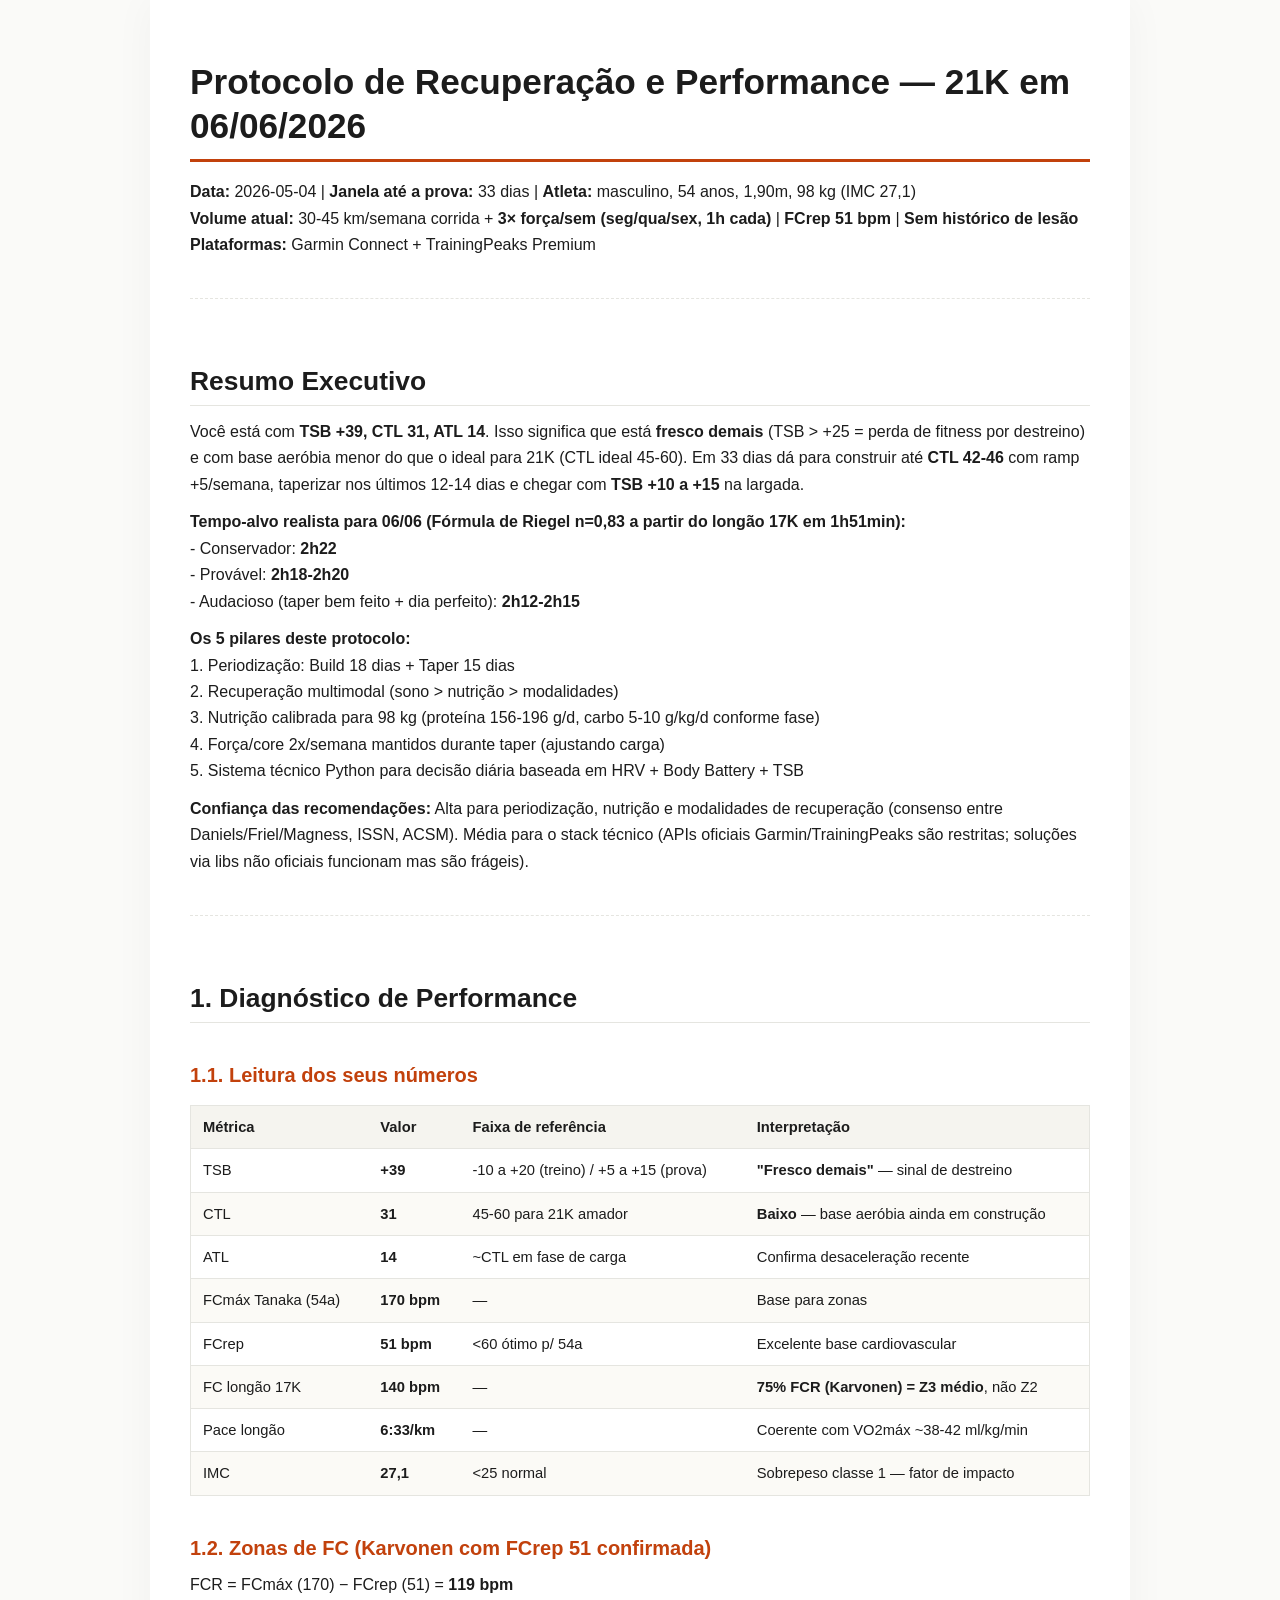
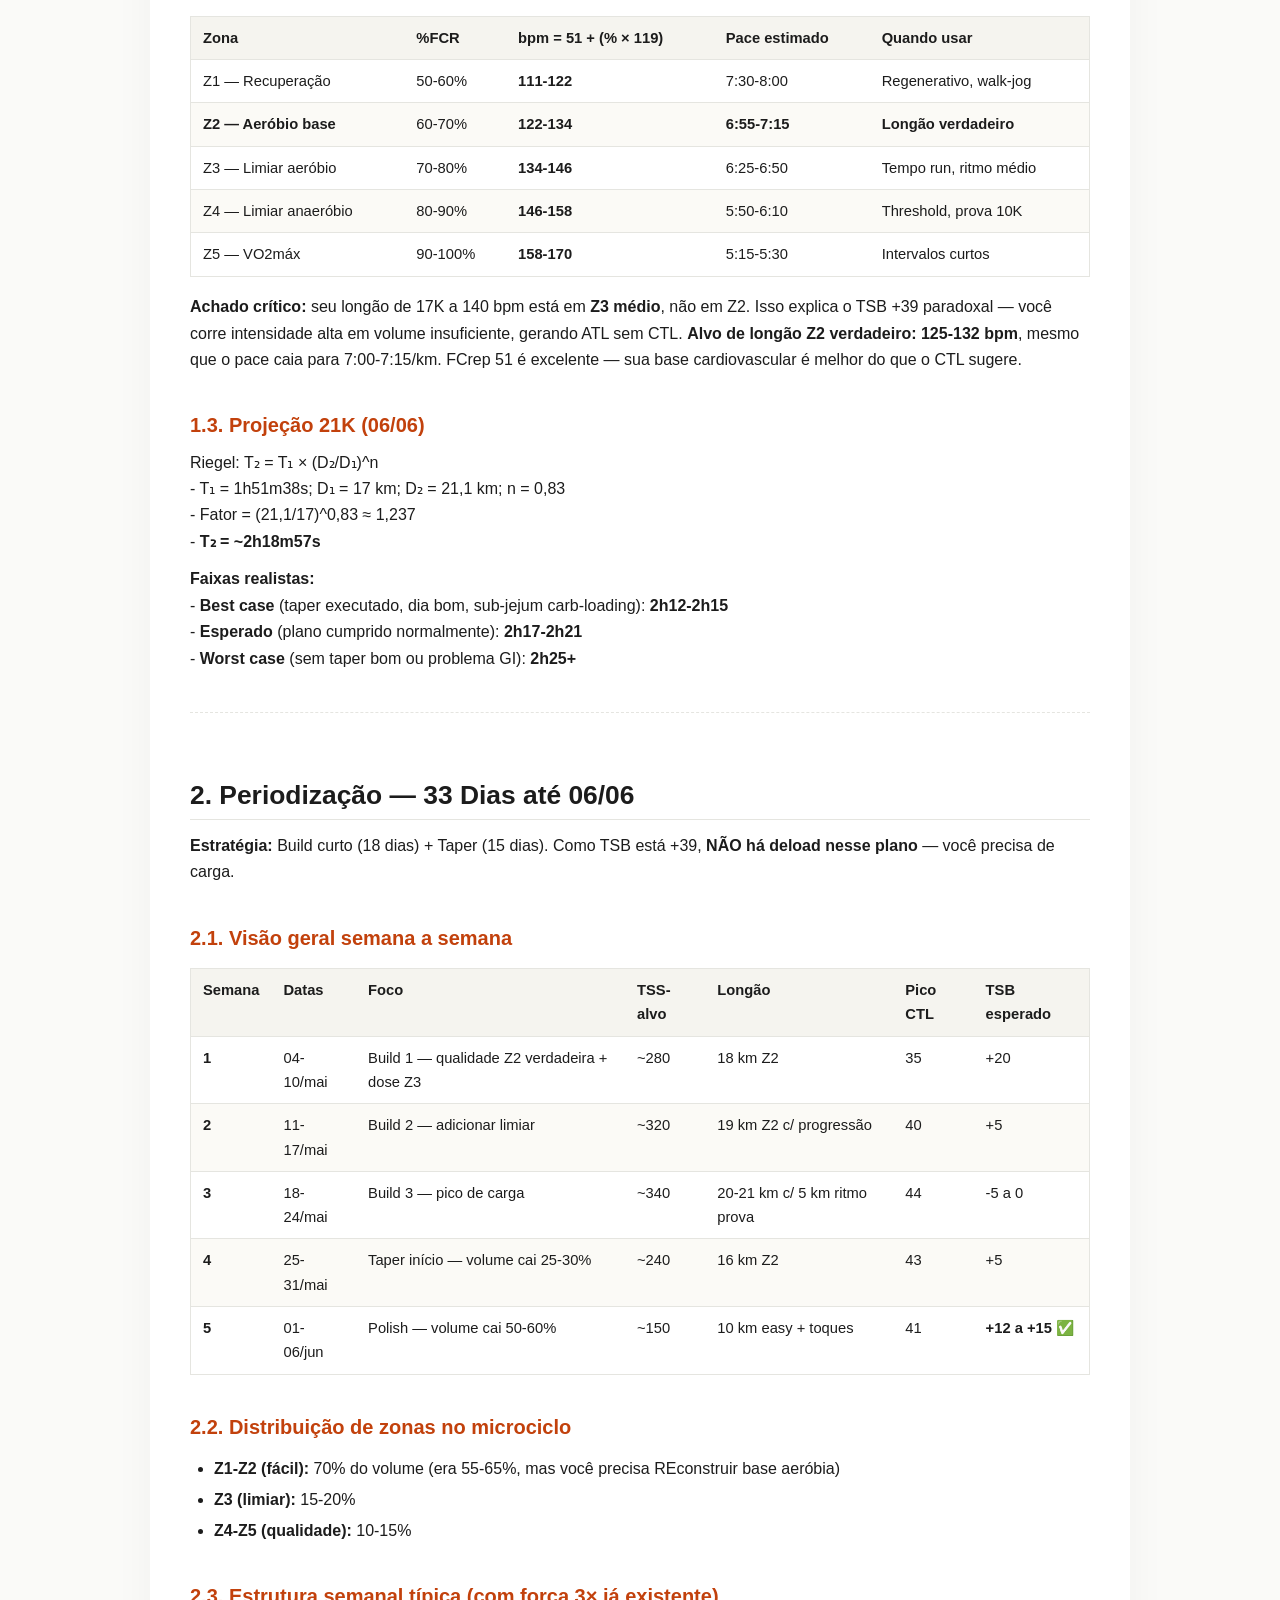
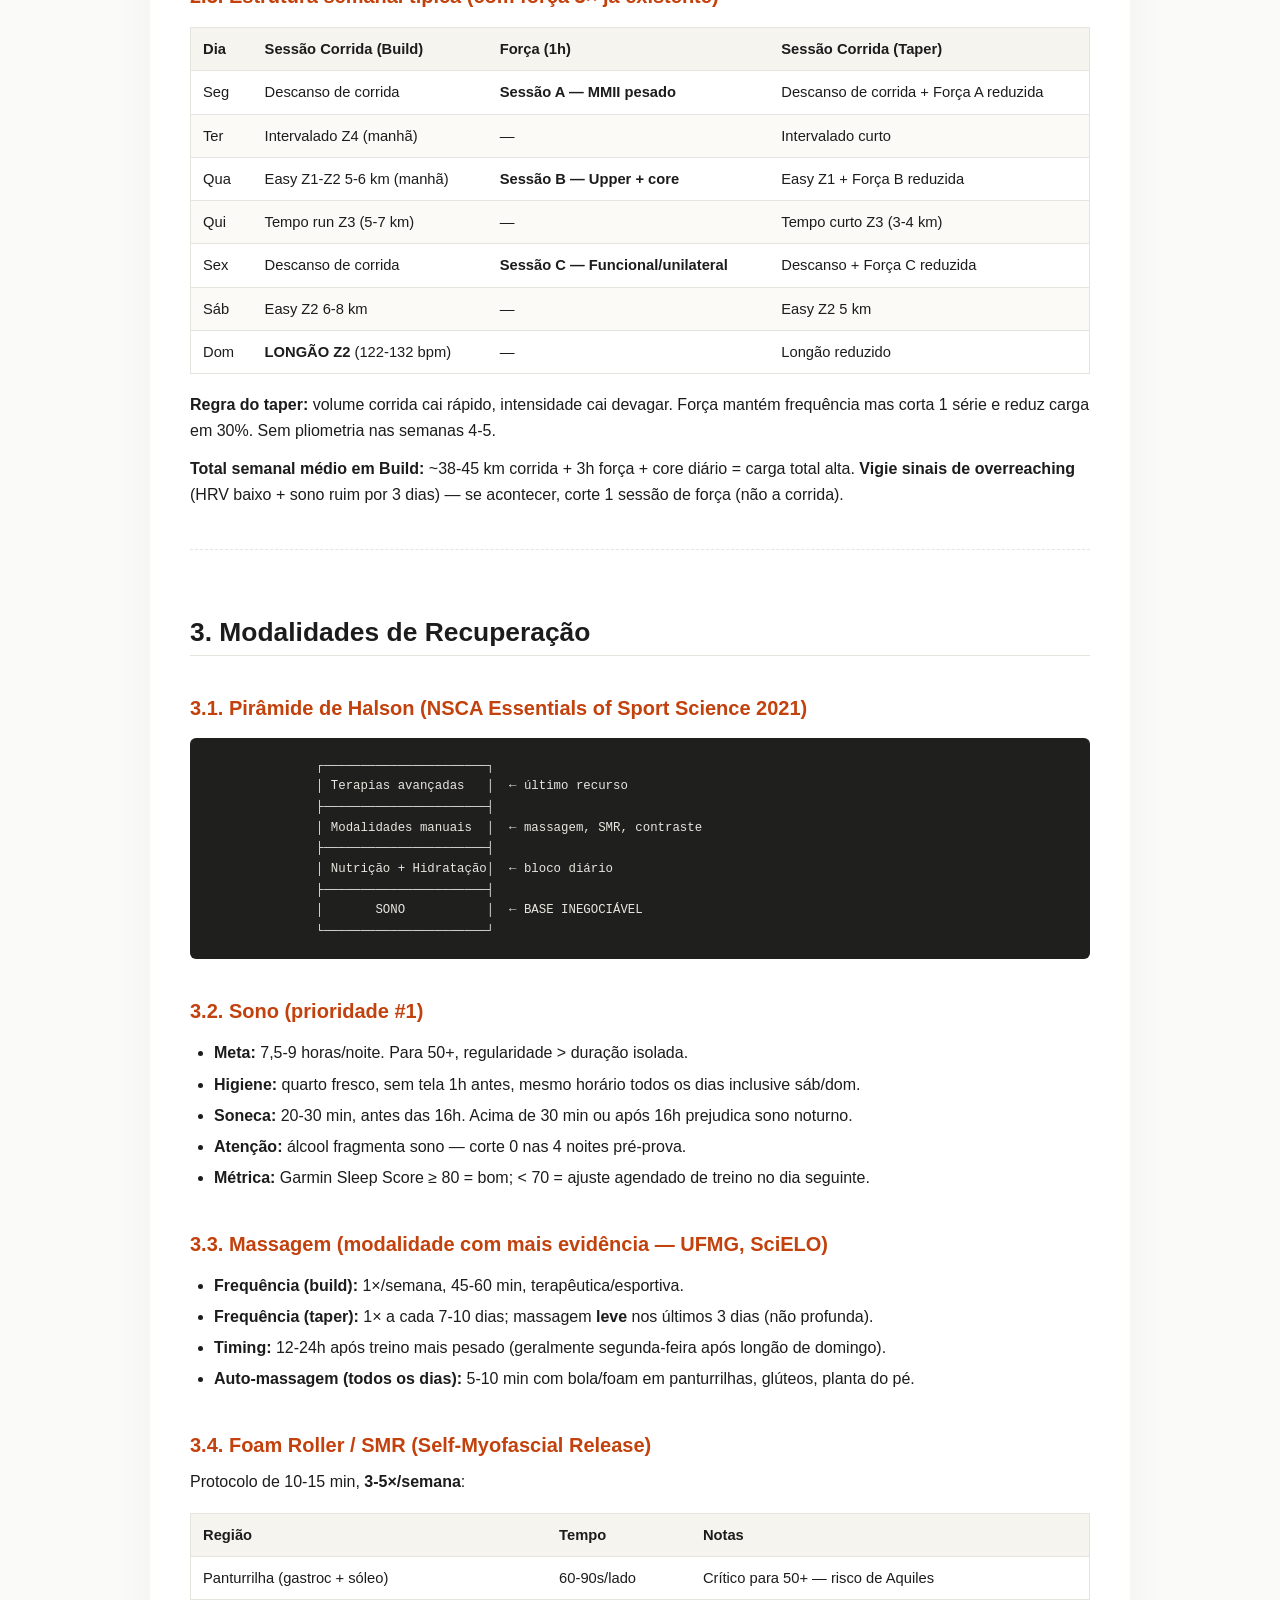
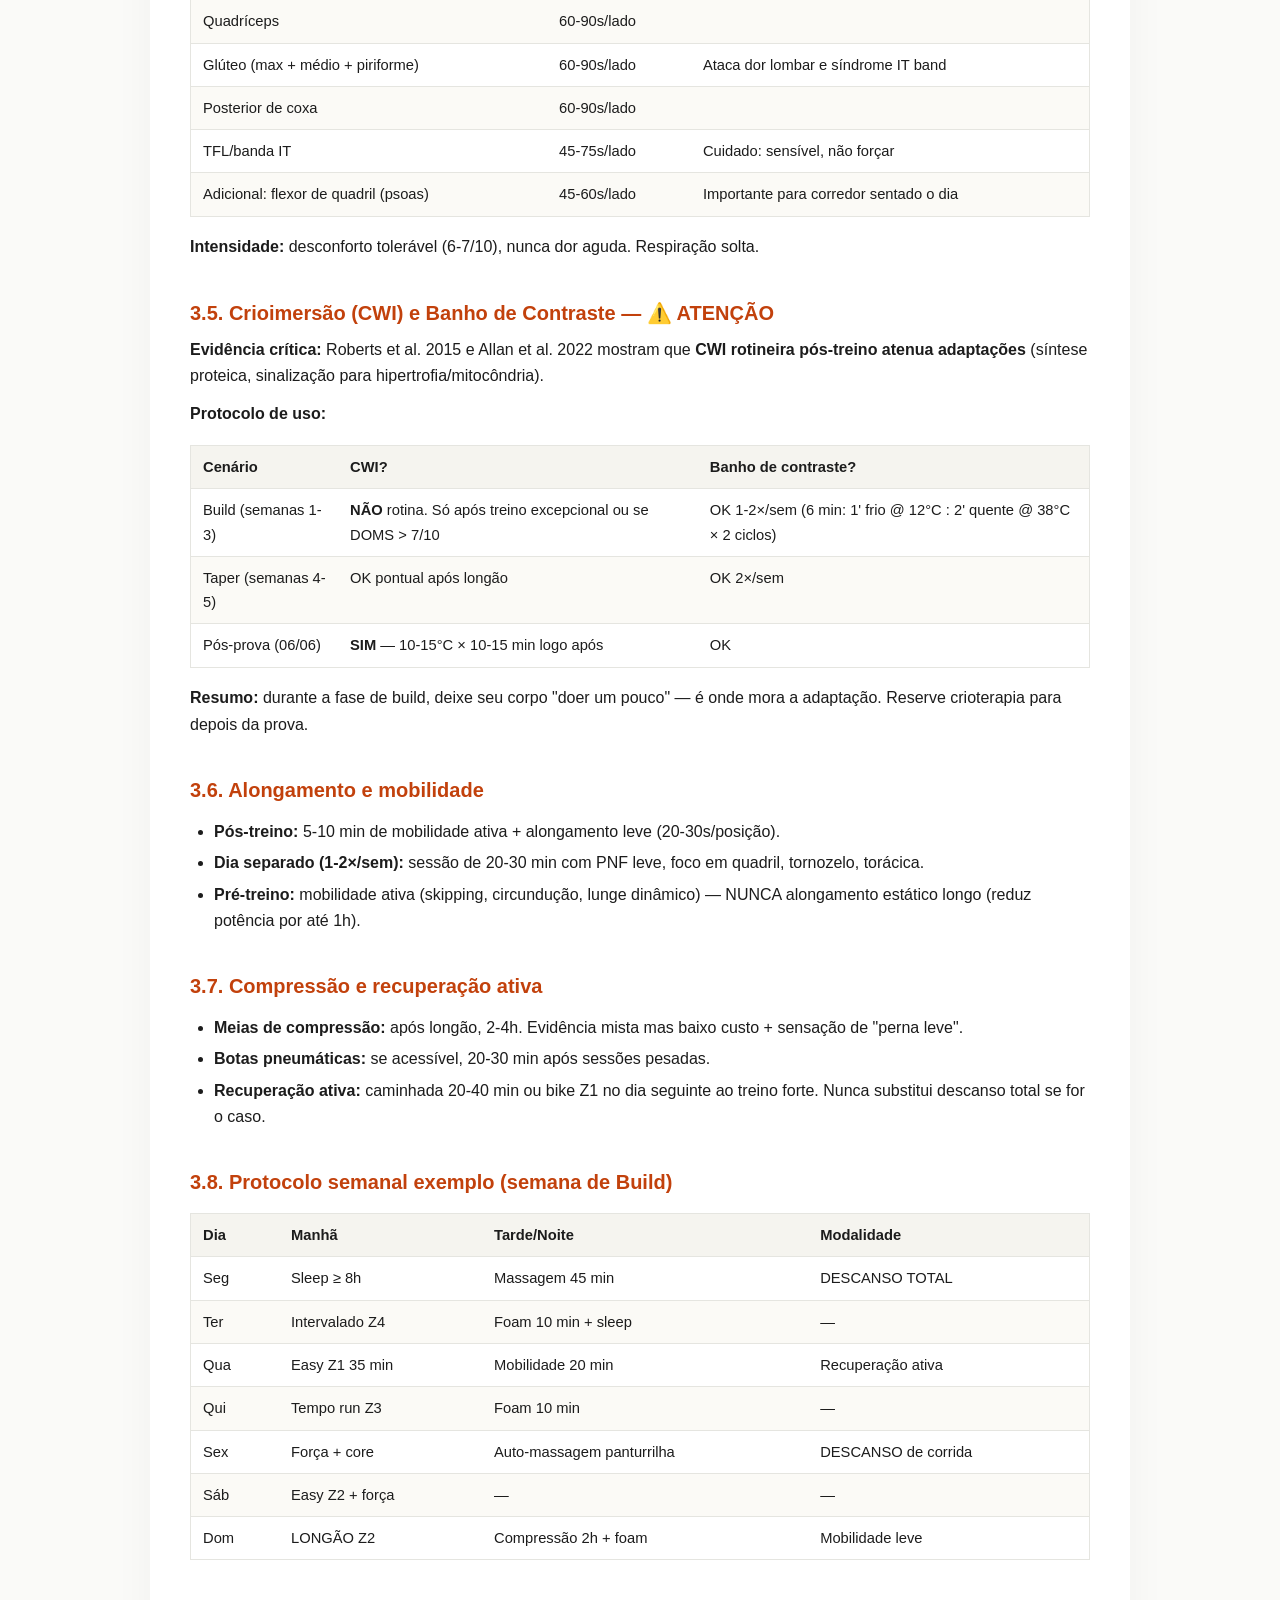
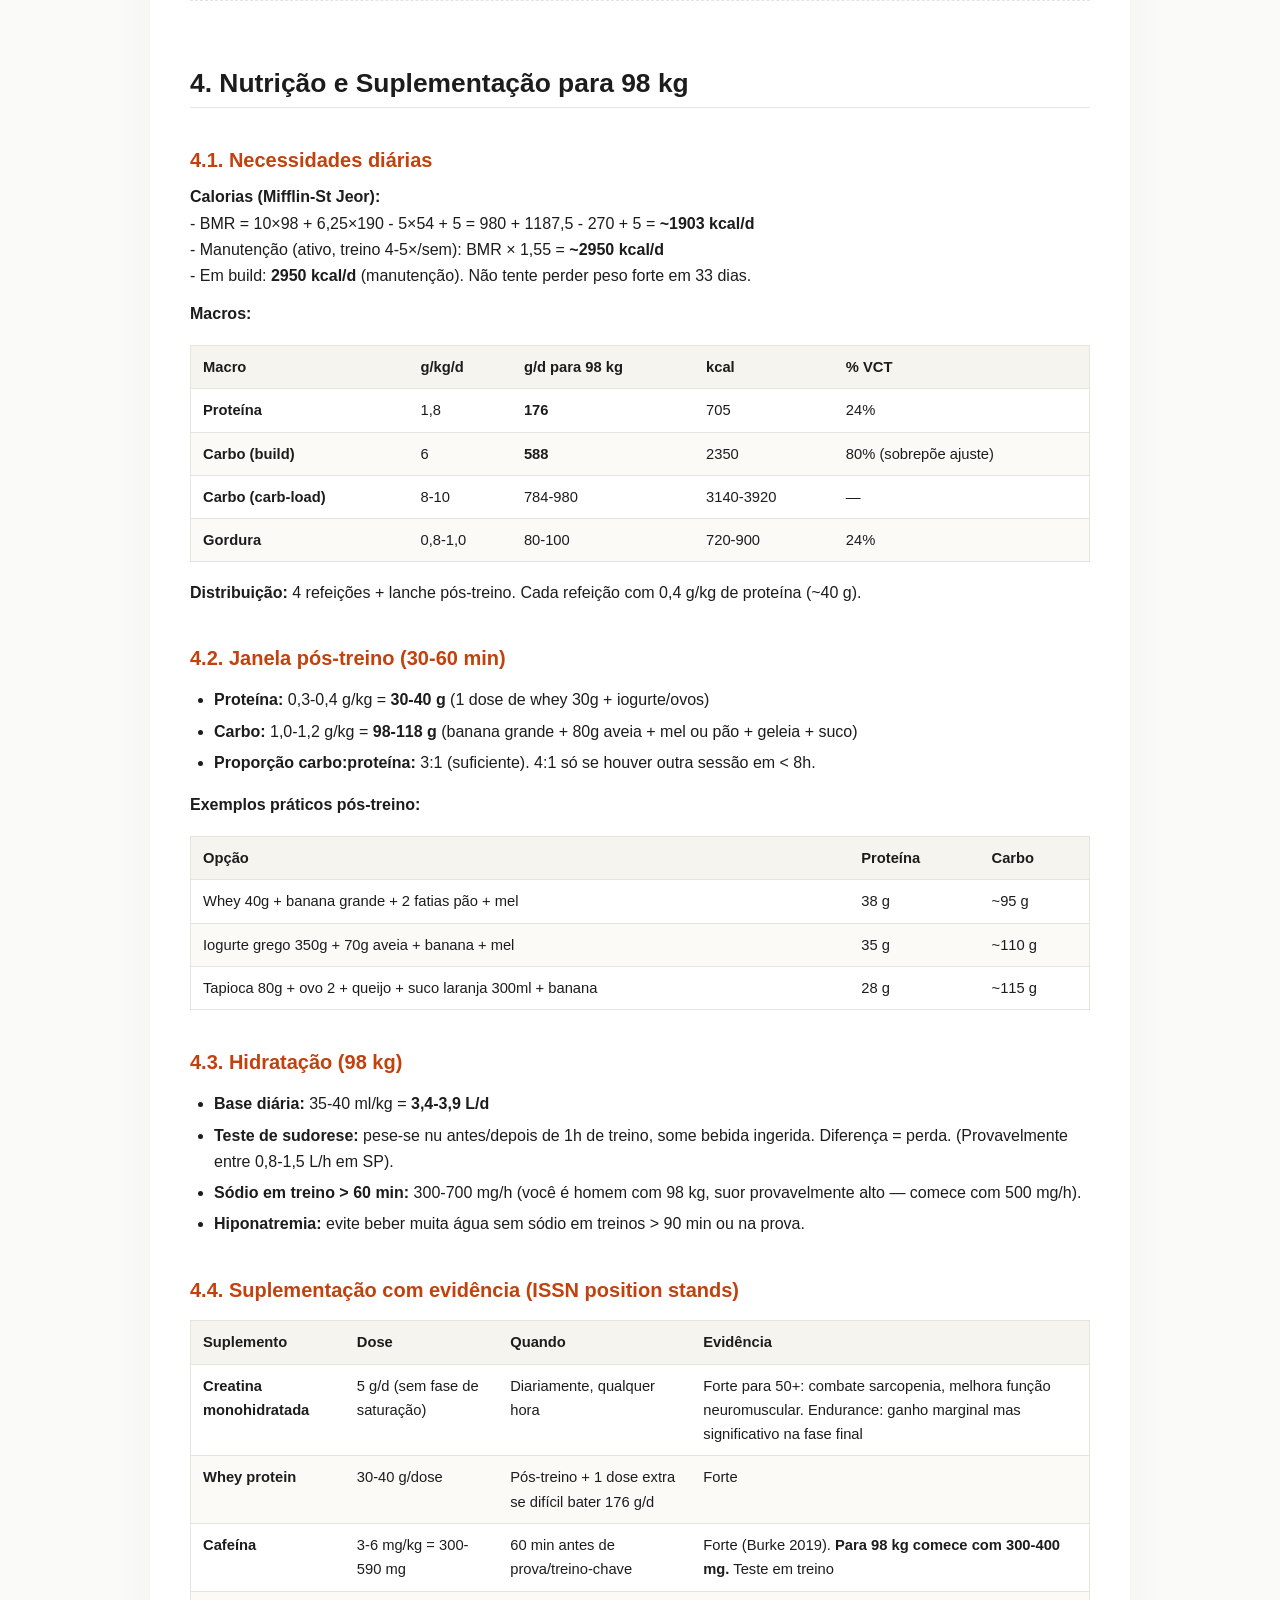
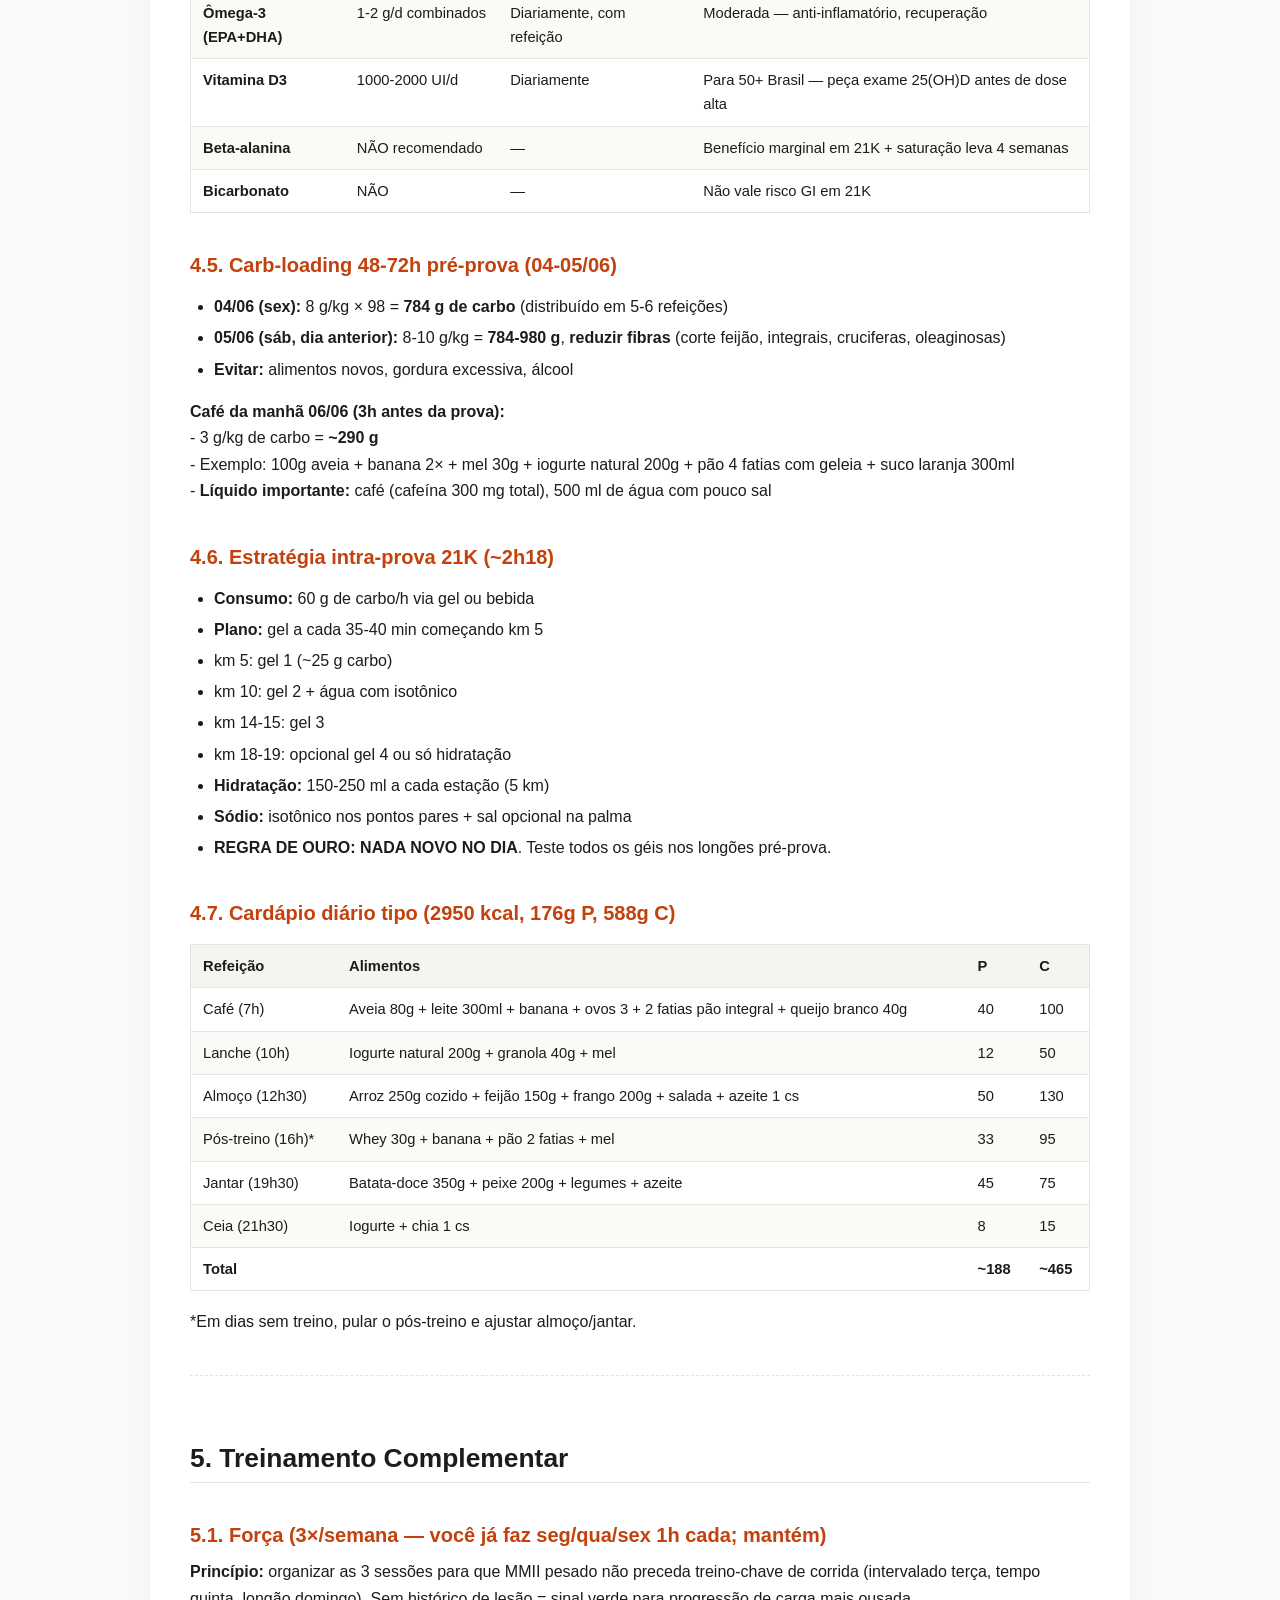
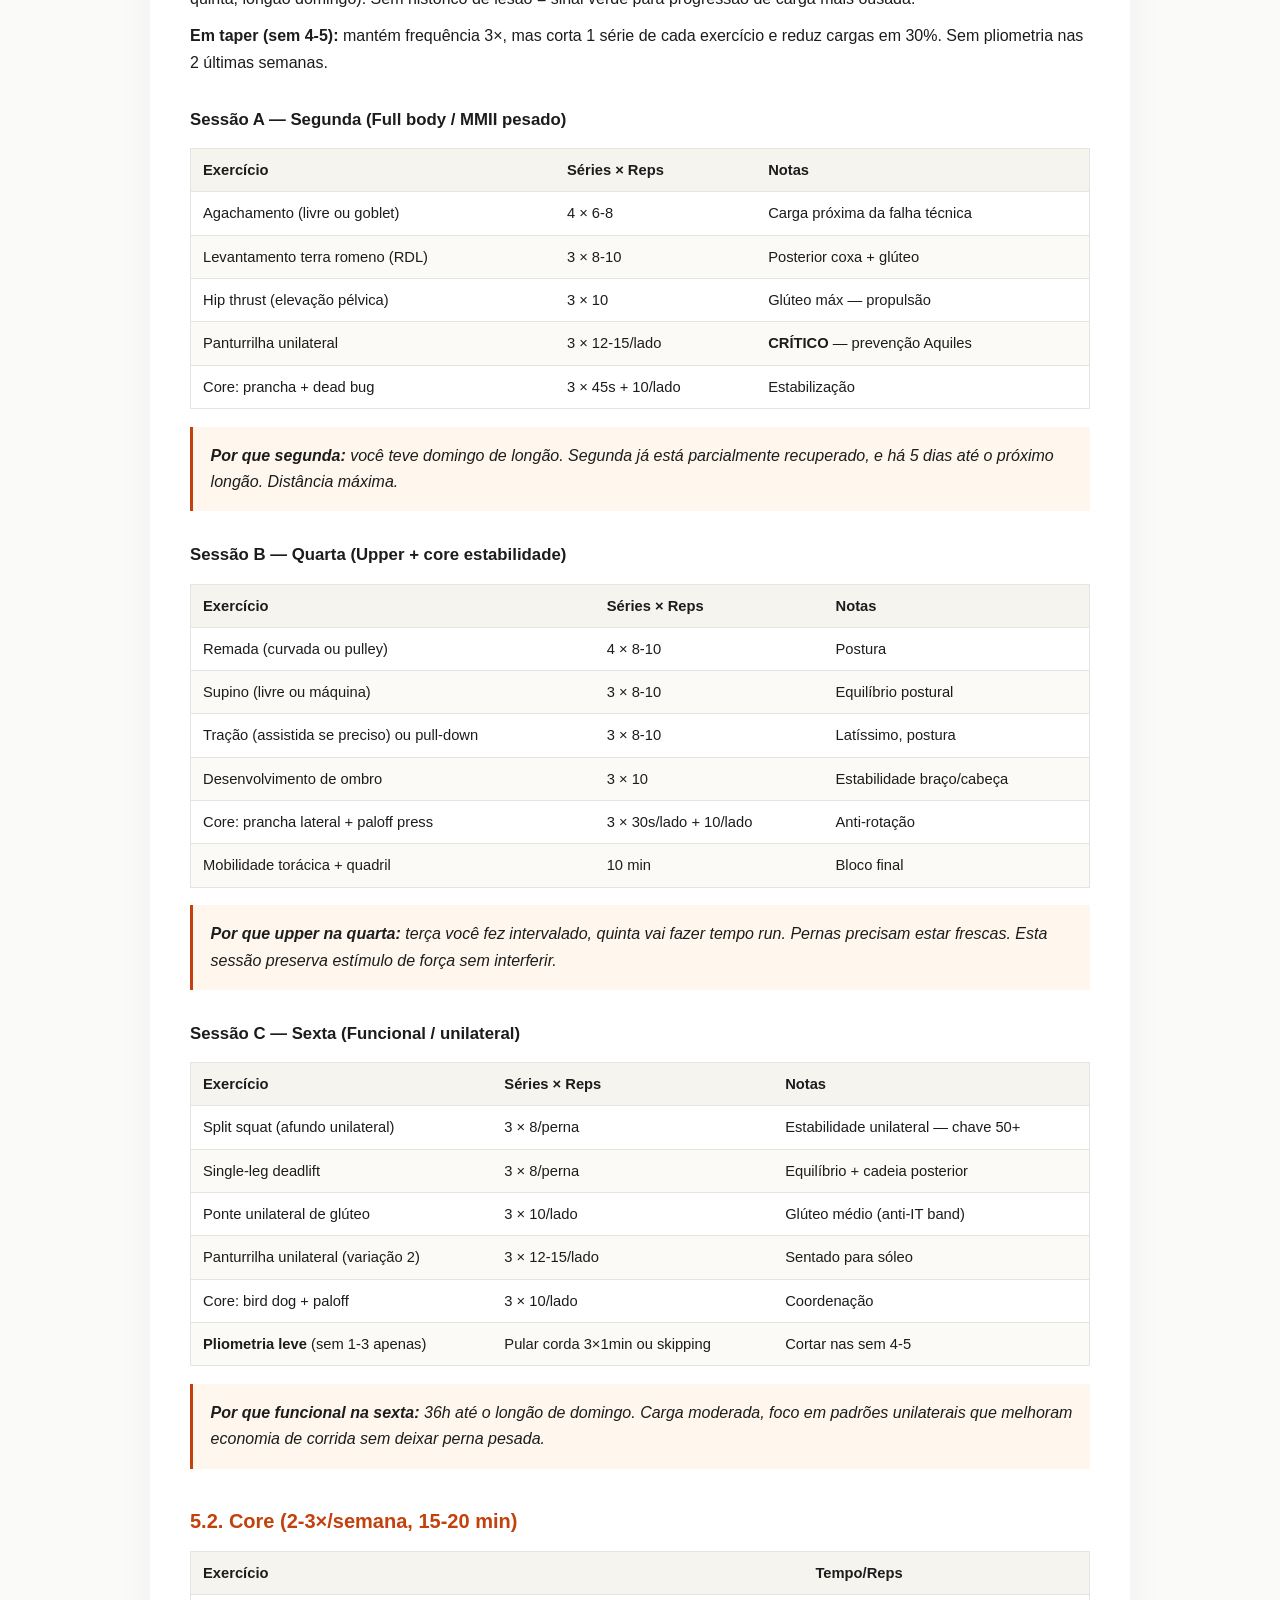
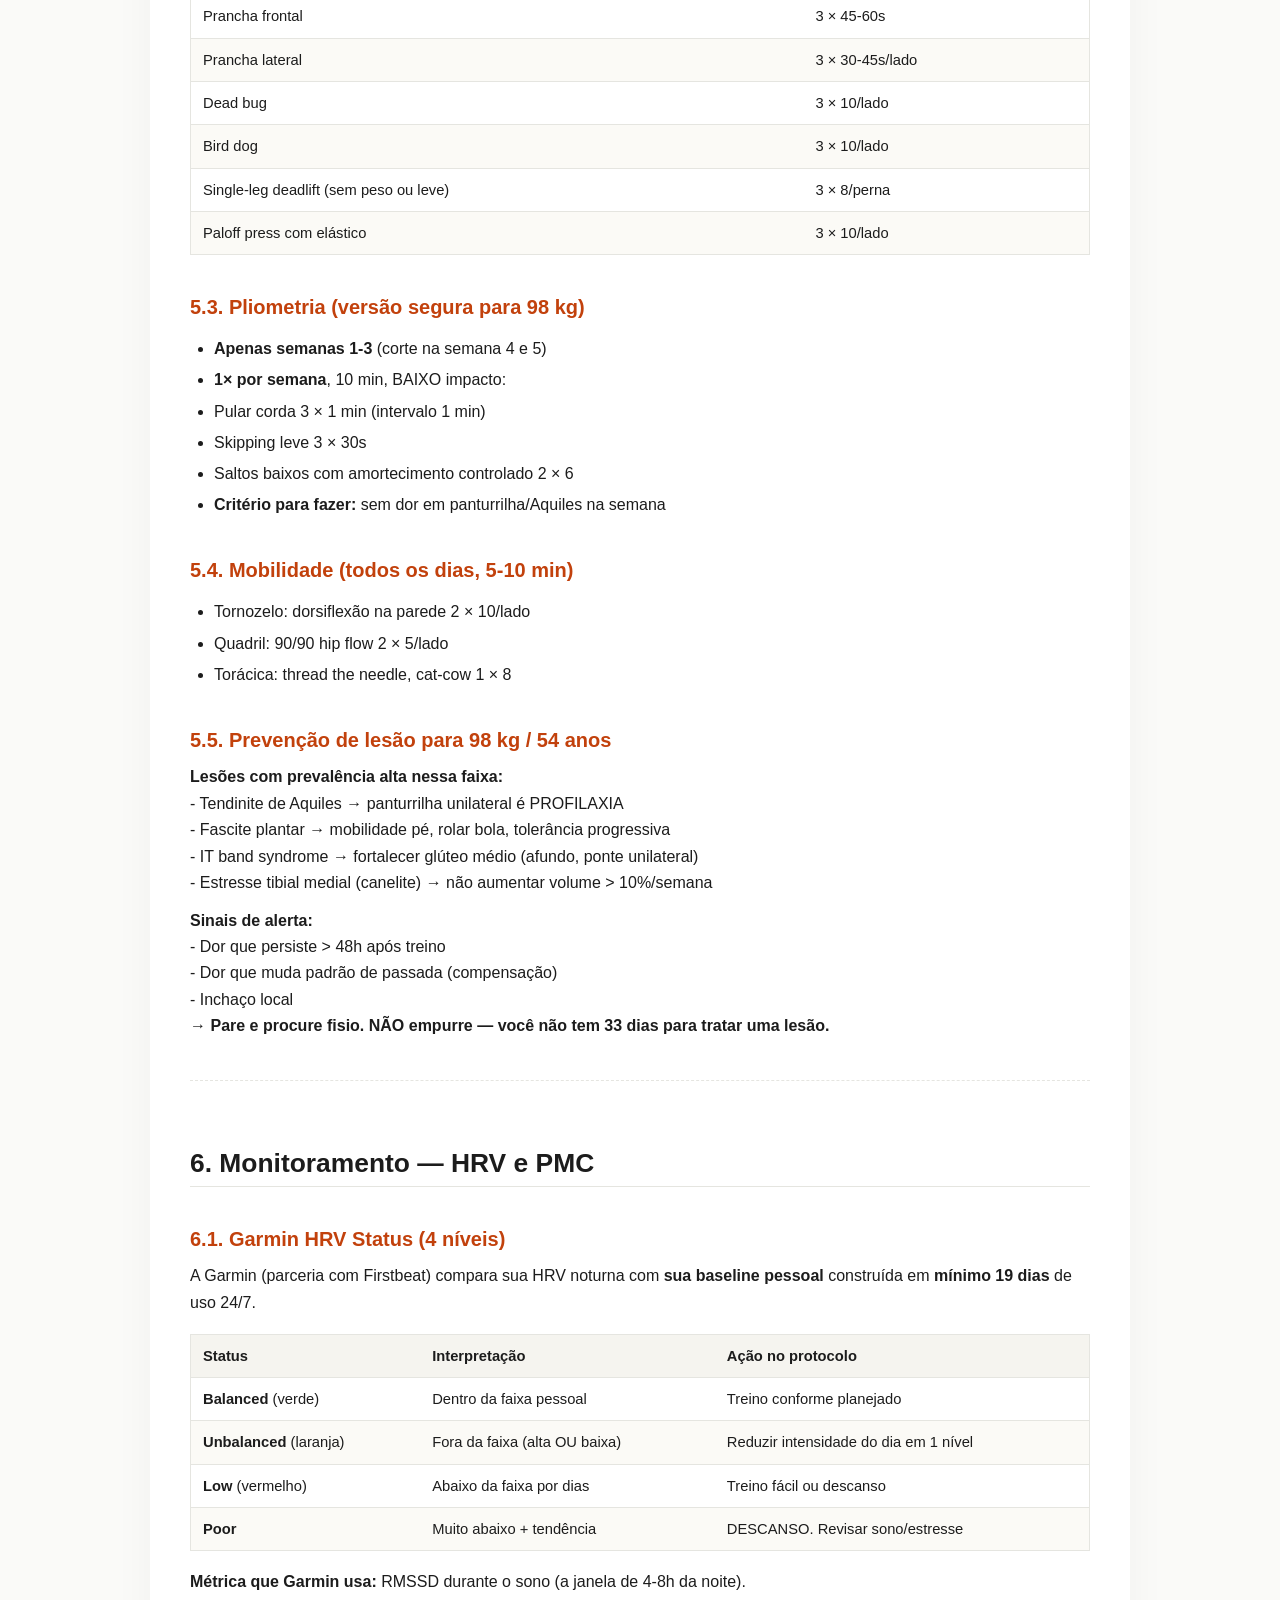
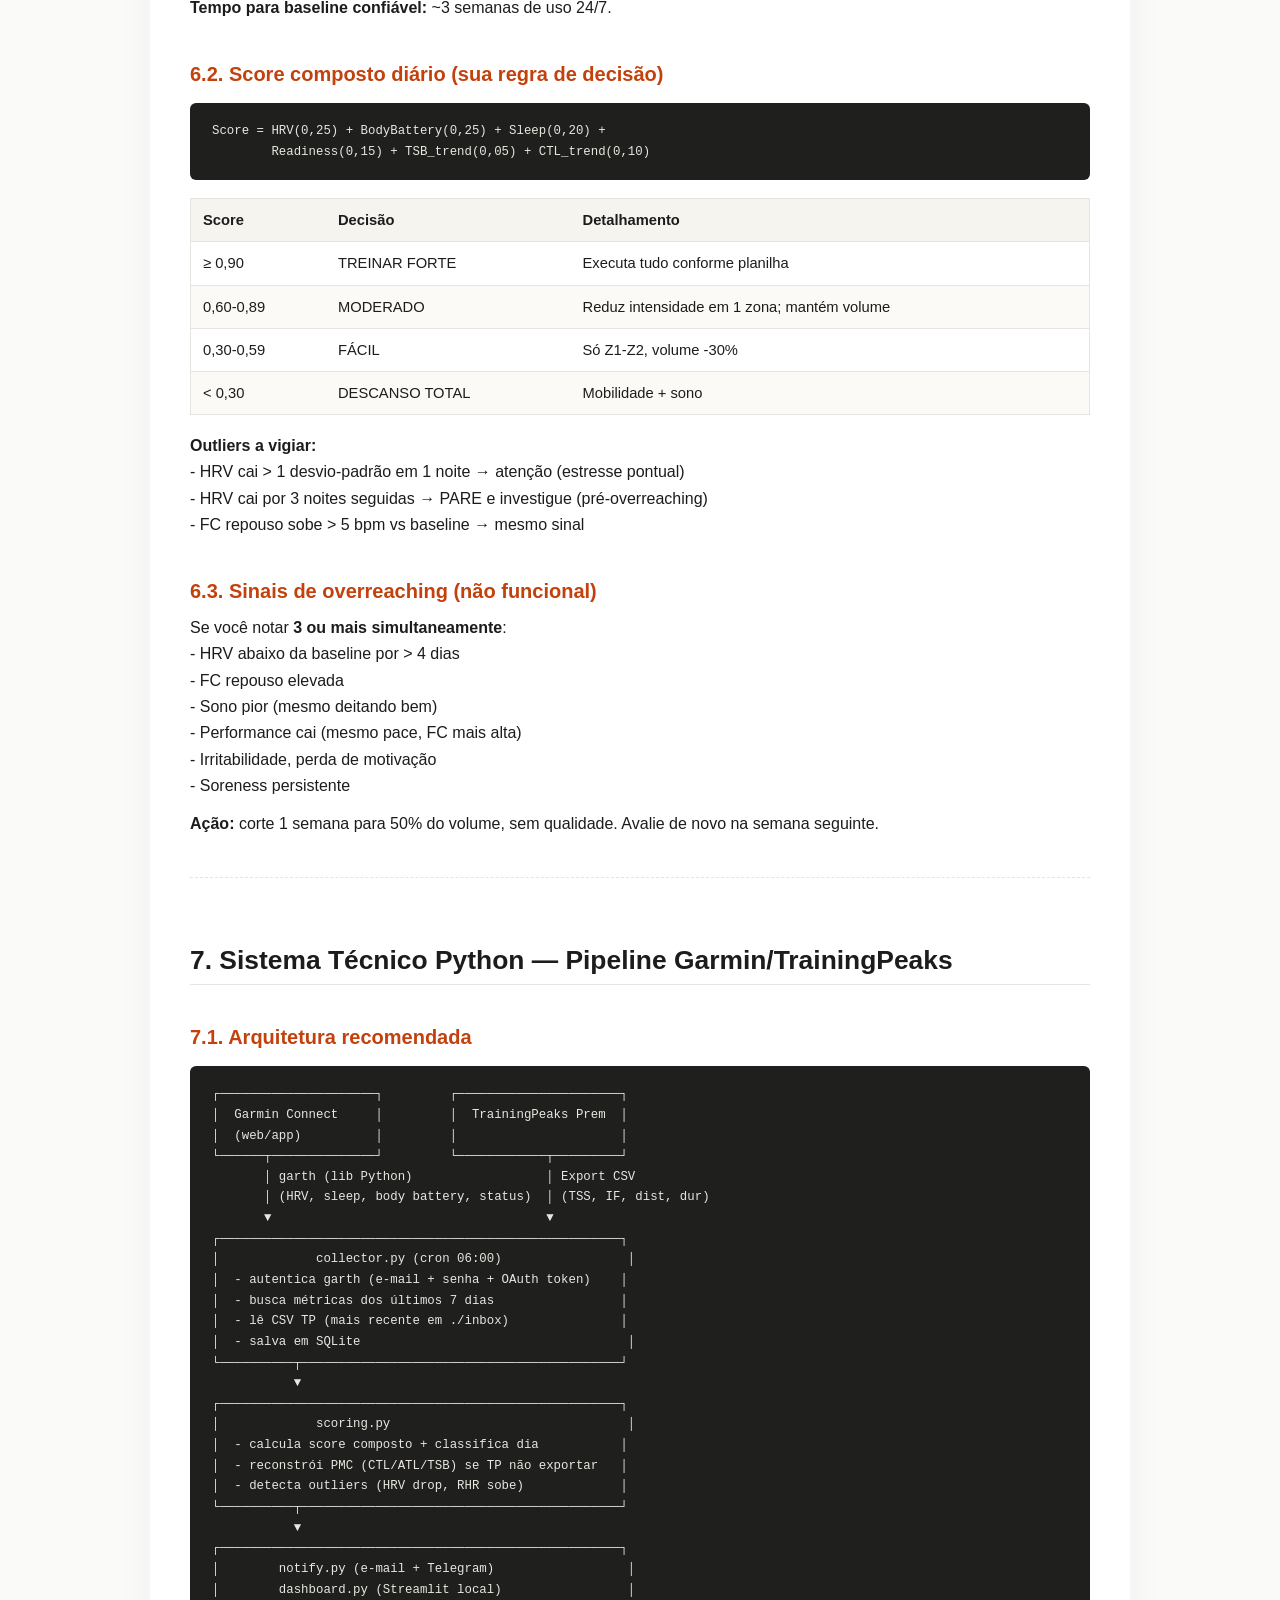
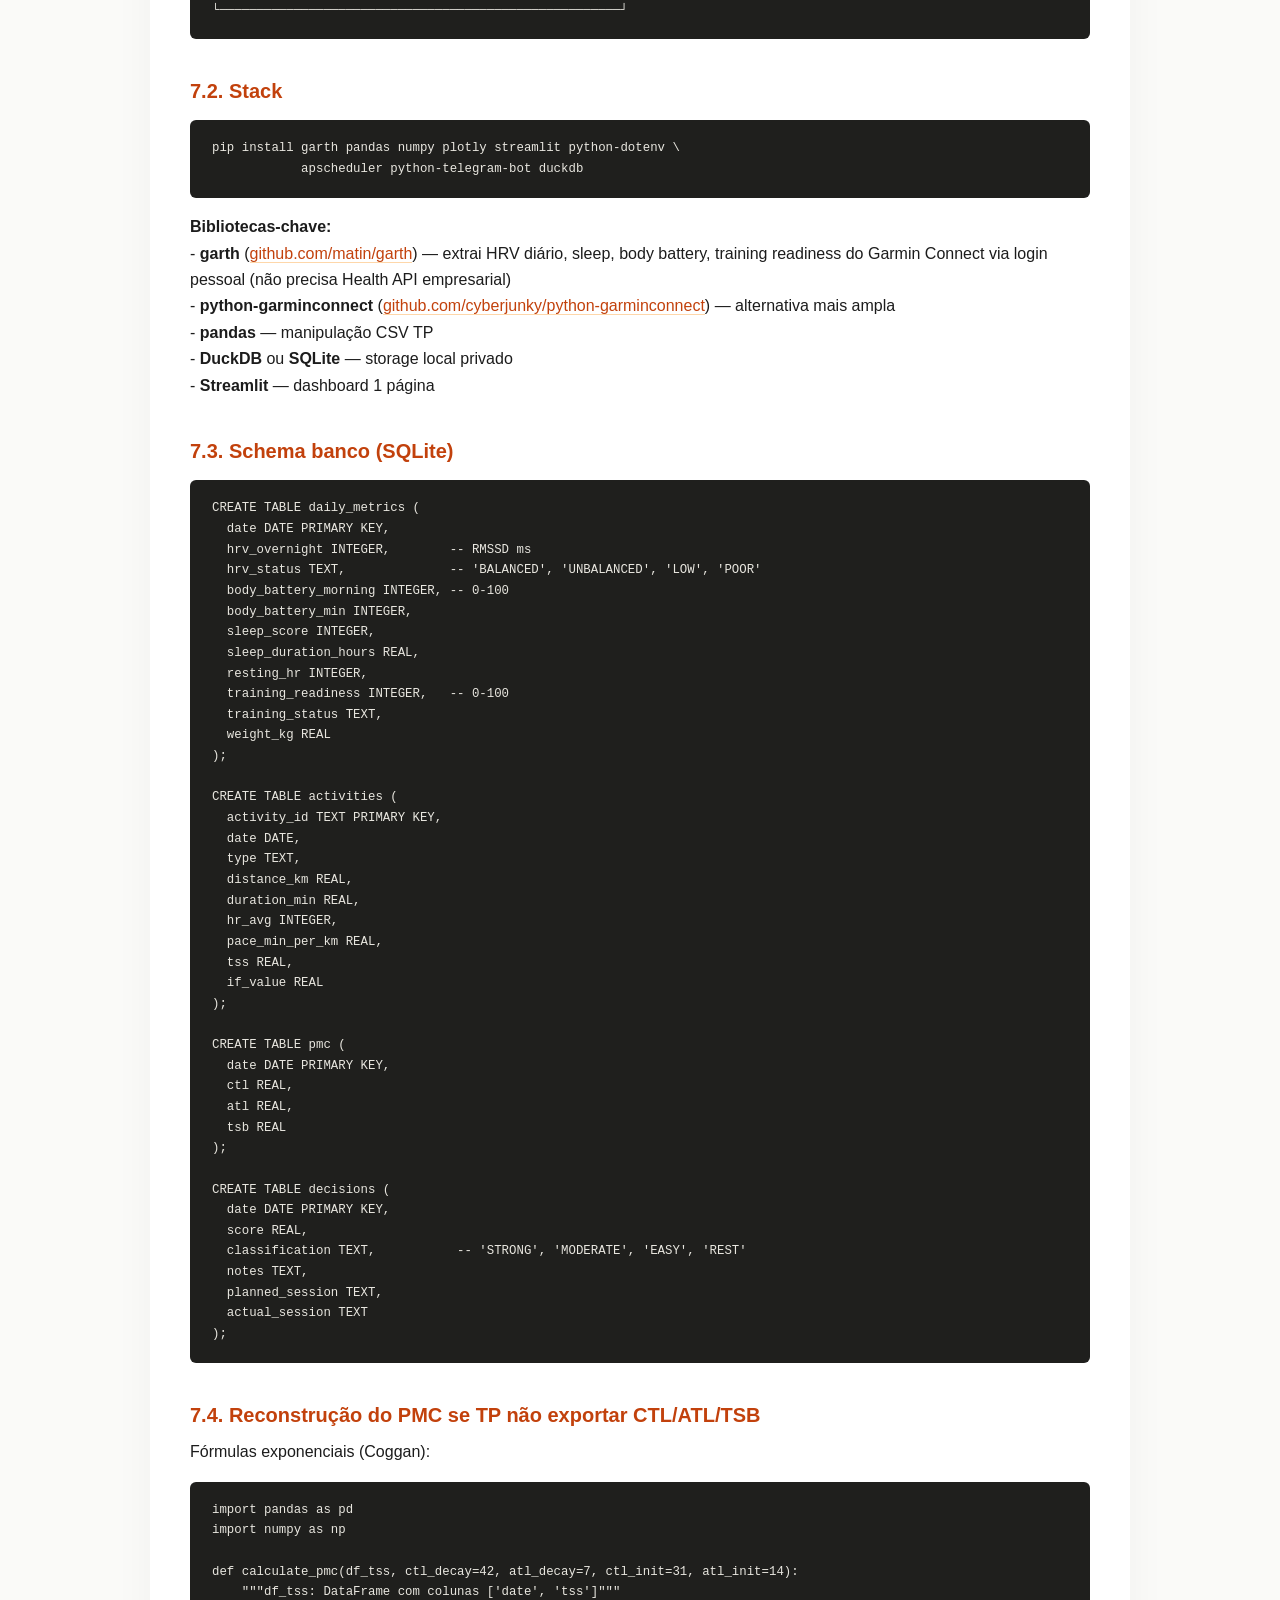
<file: 2026-05-04-protocolo-recuperacao-corrida-rua-amador/2026-05-04-protocolo-recuperacao-corrida-rua-amador.html>
<!DOCTYPE html>
<html lang="pt-BR">
<head>
<meta charset="UTF-8">
<meta name="viewport" content="width=device-width, initial-scale=1.0">
<title>Protocolo Recuperação 21K - 06/06/2026</title>
<style>
:root {
  --bg: #fafaf8;
  --panel: #ffffff;
  --ink: #1c1c1c;
  --muted: #6b6b6b;
  --accent: #c2410c;
  --accent-soft: #fed7aa;
  --line: #e5e5e0;
  --code-bg: #f4f3ef;
  --critical: #b91c1c;
  --warn: #b45309;
  --ok: #15803d;
}
* { box-sizing: border-box; }
body {
  font-family: -apple-system, BlinkMacSystemFont, "Segoe UI", "Helvetica Neue", Arial, sans-serif;
  background: var(--bg);
  color: var(--ink);
  margin: 0;
  padding: 0;
  line-height: 1.65;
  font-size: 16px;
}
.wrapper {
  max-width: 980px;
  margin: 0 auto;
  padding: 60px 40px 100px;
  background: var(--panel);
  box-shadow: 0 0 40px rgba(0,0,0,0.04);
}
h1, h2, h3, h4 {
  font-weight: 700;
  line-height: 1.25;
  color: var(--ink);
  margin-top: 2em;
  margin-bottom: 0.5em;
}
h1 {
  font-size: 2.2em;
  border-bottom: 3px solid var(--accent);
  padding-bottom: 0.3em;
  margin-top: 0;
}
h2 {
  font-size: 1.65em;
  border-bottom: 1px solid var(--line);
  padding-bottom: 0.25em;
  margin-top: 2.5em;
}
h3 {
  font-size: 1.25em;
  color: var(--accent);
}
h4 { font-size: 1.05em; }
p { margin: 0.7em 0; }
a {
  color: var(--accent);
  text-decoration: none;
  border-bottom: 1px solid var(--accent-soft);
}
a:hover { background: var(--accent-soft); }
strong { color: var(--ink); font-weight: 700; }
em { color: var(--muted); }
hr {
  border: 0;
  border-top: 1px dashed var(--line);
  margin: 2.5em 0;
}
ul, ol { padding-left: 1.5em; }
li { margin: 0.3em 0; }
table {
  border-collapse: collapse;
  width: 100%;
  margin: 1.2em 0;
  font-size: 0.92em;
  background: var(--panel);
  border: 1px solid var(--line);
}
thead { background: #f5f4ef; }
th, td {
  padding: 9px 12px;
  text-align: left;
  border-bottom: 1px solid var(--line);
  vertical-align: top;
}
th { font-weight: 700; color: var(--ink); }
tr:nth-child(even) td { background: #fbfaf6; }
tr:hover td { background: #fff7ed; }
code {
  background: var(--code-bg);
  padding: 2px 6px;
  border-radius: 3px;
  font-family: "SF Mono", Consolas, "Courier New", monospace;
  font-size: 0.9em;
  color: var(--accent);
}
pre {
  background: #1f1f1d;
  color: #e8e6df;
  padding: 18px 22px;
  border-radius: 6px;
  overflow-x: auto;
  font-size: 0.86em;
  line-height: 1.5;
  margin: 1.2em 0;
}
pre code {
  background: none;
  color: inherit;
  padding: 0;
}
blockquote {
  border-left: 3px solid var(--accent);
  background: #fff7ed;
  margin: 1em 0;
  padding: 0.6em 1.1em;
  color: var(--ink);
  font-style: italic;
}
blockquote p { margin: 0.4em 0; }
.toc { display: none; }
@media (max-width: 768px) {
  .wrapper { padding: 30px 18px 60px; }
  h1 { font-size: 1.7em; }
  h2 { font-size: 1.3em; }
  table { font-size: 0.82em; }
  th, td { padding: 6px 8px; }
}
@media print {
  body { background: white; }
  .wrapper { box-shadow: none; padding: 20px; max-width: 100%; }
  h2 { page-break-after: avoid; }
  table, pre, blockquote { page-break-inside: avoid; }
}
</style>
</head>
<body>
<div class="wrapper">
<h1 id="protocolo-de-recuperacao-e-performance-21k-em-06062026">Protocolo de Recuperação e Performance — 21K em 06/06/2026</h1>
<p><strong>Data:</strong> 2026-05-04 | <strong>Janela até a prova:</strong> 33 dias | <strong>Atleta:</strong> masculino, 54 anos, 1,90m, 98 kg (IMC 27,1)<br />
<strong>Volume atual:</strong> 30-45 km/semana corrida + <strong>3× força/sem (seg/qua/sex, 1h cada)</strong> | <strong>FCrep 51 bpm</strong> | <strong>Sem histórico de lesão</strong><br />
<strong>Plataformas:</strong> Garmin Connect + TrainingPeaks Premium</p>
<hr />
<h2 id="resumo-executivo">Resumo Executivo</h2>
<p>Você está com <strong>TSB +39, CTL 31, ATL 14</strong>. Isso significa que está <strong>fresco demais</strong> (TSB &gt; +25 = perda de fitness por destreino) e com base aeróbia menor do que o ideal para 21K (CTL ideal 45-60). Em 33 dias dá para construir até <strong>CTL 42-46</strong> com ramp +5/semana, taperizar nos últimos 12-14 dias e chegar com <strong>TSB +10 a +15</strong> na largada.</p>
<p><strong>Tempo-alvo realista para 06/06 (Fórmula de Riegel n=0,83 a partir do longão 17K em 1h51min):</strong><br />
- Conservador: <strong>2h22</strong><br />
- Provável: <strong>2h18-2h20</strong><br />
- Audacioso (taper bem feito + dia perfeito): <strong>2h12-2h15</strong></p>
<p><strong>Os 5 pilares deste protocolo:</strong><br />
1. Periodização: Build 18 dias + Taper 15 dias<br />
2. Recuperação multimodal (sono &gt; nutrição &gt; modalidades)<br />
3. Nutrição calibrada para 98 kg (proteína 156-196 g/d, carbo 5-10 g/kg/d conforme fase)<br />
4. Força/core 2x/semana mantidos durante taper (ajustando carga)<br />
5. Sistema técnico Python para decisão diária baseada em HRV + Body Battery + TSB</p>
<p><strong>Confiança das recomendações:</strong> Alta para periodização, nutrição e modalidades de recuperação (consenso entre Daniels/Friel/Magness, ISSN, ACSM). Média para o stack técnico (APIs oficiais Garmin/TrainingPeaks são restritas; soluções via libs não oficiais funcionam mas são frágeis).</p>
<hr />
<h2 id="1-diagnostico-de-performance">1. Diagnóstico de Performance</h2>
<h3 id="11-leitura-dos-seus-numeros">1.1. Leitura dos seus números</h3>
<table>
<thead>
<tr>
<th>Métrica</th>
<th>Valor</th>
<th>Faixa de referência</th>
<th>Interpretação</th>
</tr>
</thead>
<tbody>
<tr>
<td>TSB</td>
<td><strong>+39</strong></td>
<td>-10 a +20 (treino) / +5 a +15 (prova)</td>
<td><strong>"Fresco demais"</strong> — sinal de destreino</td>
</tr>
<tr>
<td>CTL</td>
<td><strong>31</strong></td>
<td>45-60 para 21K amador</td>
<td><strong>Baixo</strong> — base aeróbia ainda em construção</td>
</tr>
<tr>
<td>ATL</td>
<td><strong>14</strong></td>
<td>~CTL em fase de carga</td>
<td>Confirma desaceleração recente</td>
</tr>
<tr>
<td>FCmáx Tanaka (54a)</td>
<td><strong>170 bpm</strong></td>
<td>—</td>
<td>Base para zonas</td>
</tr>
<tr>
<td>FCrep</td>
<td><strong>51 bpm</strong></td>
<td>&lt;60 ótimo p/ 54a</td>
<td>Excelente base cardiovascular</td>
</tr>
<tr>
<td>FC longão 17K</td>
<td><strong>140 bpm</strong></td>
<td>—</td>
<td><strong>75% FCR (Karvonen) = Z3 médio</strong>, não Z2</td>
</tr>
<tr>
<td>Pace longão</td>
<td><strong>6:33/km</strong></td>
<td>—</td>
<td>Coerente com VO2máx ~38-42 ml/kg/min</td>
</tr>
<tr>
<td>IMC</td>
<td><strong>27,1</strong></td>
<td>&lt;25 normal</td>
<td>Sobrepeso classe 1 — fator de impacto</td>
</tr>
</tbody>
</table>
<h3 id="12-zonas-de-fc-karvonen-com-fcrep-51-confirmada">1.2. Zonas de FC (Karvonen com FCrep 51 confirmada)</h3>
<p>FCR = FCmáx (170) − FCrep (51) = <strong>119 bpm</strong></p>
<table>
<thead>
<tr>
<th>Zona</th>
<th>%FCR</th>
<th>bpm = 51 + (% × 119)</th>
<th>Pace estimado</th>
<th>Quando usar</th>
</tr>
</thead>
<tbody>
<tr>
<td>Z1 — Recuperação</td>
<td>50-60%</td>
<td><strong>111-122</strong></td>
<td>7:30-8:00</td>
<td>Regenerativo, walk-jog</td>
</tr>
<tr>
<td><strong>Z2 — Aeróbio base</strong></td>
<td>60-70%</td>
<td><strong>122-134</strong></td>
<td><strong>6:55-7:15</strong></td>
<td><strong>Longão verdadeiro</strong></td>
</tr>
<tr>
<td>Z3 — Limiar aeróbio</td>
<td>70-80%</td>
<td><strong>134-146</strong></td>
<td>6:25-6:50</td>
<td>Tempo run, ritmo médio</td>
</tr>
<tr>
<td>Z4 — Limiar anaeróbio</td>
<td>80-90%</td>
<td><strong>146-158</strong></td>
<td>5:50-6:10</td>
<td>Threshold, prova 10K</td>
</tr>
<tr>
<td>Z5 — VO2máx</td>
<td>90-100%</td>
<td><strong>158-170</strong></td>
<td>5:15-5:30</td>
<td>Intervalos curtos</td>
</tr>
</tbody>
</table>
<p><strong>Achado crítico:</strong> seu longão de 17K a 140 bpm está em <strong>Z3 médio</strong>, não em Z2. Isso explica o TSB +39 paradoxal — você corre intensidade alta em volume insuficiente, gerando ATL sem CTL. <strong>Alvo de longão Z2 verdadeiro: 125-132 bpm</strong>, mesmo que o pace caia para 7:00-7:15/km. FCrep 51 é excelente — sua base cardiovascular é melhor do que o CTL sugere.</p>
<h3 id="13-projecao-21k-0606">1.3. Projeção 21K (06/06)</h3>
<p>Riegel: T₂ = T₁ × (D₂/D₁)^n<br />
- T₁ = 1h51m38s; D₁ = 17 km; D₂ = 21,1 km; n = 0,83<br />
- Fator = (21,1/17)^0,83 ≈ 1,237<br />
- <strong>T₂ = ~2h18m57s</strong></p>
<p><strong>Faixas realistas:</strong><br />
- <strong>Best case</strong> (taper executado, dia bom, sub-jejum carb-loading): <strong>2h12-2h15</strong><br />
- <strong>Esperado</strong> (plano cumprido normalmente): <strong>2h17-2h21</strong><br />
- <strong>Worst case</strong> (sem taper bom ou problema GI): <strong>2h25+</strong></p>
<hr />
<h2 id="2-periodizacao-33-dias-ate-0606">2. Periodização — 33 Dias até 06/06</h2>
<p><strong>Estratégia:</strong> Build curto (18 dias) + Taper (15 dias). Como TSB está +39, <strong>NÃO há deload nesse plano</strong> — você precisa de carga.</p>
<h3 id="21-visao-geral-semana-a-semana">2.1. Visão geral semana a semana</h3>
<table>
<thead>
<tr>
<th>Semana</th>
<th>Datas</th>
<th>Foco</th>
<th>TSS-alvo</th>
<th>Longão</th>
<th>Pico CTL</th>
<th>TSB esperado</th>
</tr>
</thead>
<tbody>
<tr>
<td><strong>1</strong></td>
<td>04-10/mai</td>
<td>Build 1 — qualidade Z2 verdadeira + dose Z3</td>
<td>~280</td>
<td>18 km Z2</td>
<td>35</td>
<td>+20</td>
</tr>
<tr>
<td><strong>2</strong></td>
<td>11-17/mai</td>
<td>Build 2 — adicionar limiar</td>
<td>~320</td>
<td>19 km Z2 c/ progressão</td>
<td>40</td>
<td>+5</td>
</tr>
<tr>
<td><strong>3</strong></td>
<td>18-24/mai</td>
<td>Build 3 — pico de carga</td>
<td>~340</td>
<td>20-21 km c/ 5 km ritmo prova</td>
<td>44</td>
<td>-5 a 0</td>
</tr>
<tr>
<td><strong>4</strong></td>
<td>25-31/mai</td>
<td>Taper início — volume cai 25-30%</td>
<td>~240</td>
<td>16 km Z2</td>
<td>43</td>
<td>+5</td>
</tr>
<tr>
<td><strong>5</strong></td>
<td>01-06/jun</td>
<td>Polish — volume cai 50-60%</td>
<td>~150</td>
<td>10 km easy + toques</td>
<td>41</td>
<td><strong>+12 a +15</strong> ✅</td>
</tr>
</tbody>
</table>
<h3 id="22-distribuicao-de-zonas-no-microciclo">2.2. Distribuição de zonas no microciclo</h3>
<ul>
<li><strong>Z1-Z2 (fácil):</strong> 70% do volume (era 55-65%, mas você precisa REconstruir base aeróbia)</li>
<li><strong>Z3 (limiar):</strong> 15-20%</li>
<li><strong>Z4-Z5 (qualidade):</strong> 10-15%</li>
</ul>
<h3 id="23-estrutura-semanal-tipica-com-forca-3-ja-existente">2.3. Estrutura semanal típica (com força 3× já existente)</h3>
<table>
<thead>
<tr>
<th>Dia</th>
<th>Sessão Corrida (Build)</th>
<th>Força (1h)</th>
<th>Sessão Corrida (Taper)</th>
</tr>
</thead>
<tbody>
<tr>
<td>Seg</td>
<td>Descanso de corrida</td>
<td><strong>Sessão A — MMII pesado</strong></td>
<td>Descanso de corrida + Força A reduzida</td>
</tr>
<tr>
<td>Ter</td>
<td>Intervalado Z4 (manhã)</td>
<td>—</td>
<td>Intervalado curto</td>
</tr>
<tr>
<td>Qua</td>
<td>Easy Z1-Z2 5-6 km (manhã)</td>
<td><strong>Sessão B — Upper + core</strong></td>
<td>Easy Z1 + Força B reduzida</td>
</tr>
<tr>
<td>Qui</td>
<td>Tempo run Z3 (5-7 km)</td>
<td>—</td>
<td>Tempo curto Z3 (3-4 km)</td>
</tr>
<tr>
<td>Sex</td>
<td>Descanso de corrida</td>
<td><strong>Sessão C — Funcional/unilateral</strong></td>
<td>Descanso + Força C reduzida</td>
</tr>
<tr>
<td>Sáb</td>
<td>Easy Z2 6-8 km</td>
<td>—</td>
<td>Easy Z2 5 km</td>
</tr>
<tr>
<td>Dom</td>
<td><strong>LONGÃO Z2</strong> (122-132 bpm)</td>
<td>—</td>
<td>Longão reduzido</td>
</tr>
</tbody>
</table>
<p><strong>Regra do taper:</strong> volume corrida cai rápido, intensidade cai devagar. Força mantém frequência mas corta 1 série e reduz carga em 30%. Sem pliometria nas semanas 4-5.</p>
<p><strong>Total semanal médio em Build:</strong> ~38-45 km corrida + 3h força + core diário = carga total alta. <strong>Vigie sinais de overreaching</strong> (HRV baixo + sono ruim por 3 dias) — se acontecer, corte 1 sessão de força (não a corrida).</p>
<hr />
<h2 id="3-modalidades-de-recuperacao">3. Modalidades de Recuperação</h2>
<h3 id="31-piramide-de-halson-nsca-essentials-of-sport-science-2021">3.1. Pirâmide de Halson (NSCA Essentials of Sport Science 2021)</h3>
<pre><code>              ┌──────────────────────┐
              │ Terapias avançadas   │  ← último recurso
              ├──────────────────────┤
              │ Modalidades manuais  │  ← massagem, SMR, contraste
              ├──────────────────────┤
              │ Nutrição + Hidratação│  ← bloco diário
              ├──────────────────────┤
              │       SONO           │  ← BASE INEGOCIÁVEL
              └──────────────────────┘
</code></pre>
<h3 id="32-sono-prioridade-1">3.2. Sono (prioridade #1)</h3>
<ul>
<li><strong>Meta:</strong> 7,5-9 horas/noite. Para 50+, regularidade &gt; duração isolada.</li>
<li><strong>Higiene:</strong> quarto fresco, sem tela 1h antes, mesmo horário todos os dias inclusive sáb/dom.</li>
<li><strong>Soneca:</strong> 20-30 min, antes das 16h. Acima de 30 min ou após 16h prejudica sono noturno.</li>
<li><strong>Atenção:</strong> álcool fragmenta sono — corte 0 nas 4 noites pré-prova.</li>
<li><strong>Métrica:</strong> Garmin Sleep Score ≥ 80 = bom; &lt; 70 = ajuste agendado de treino no dia seguinte.</li>
</ul>
<h3 id="33-massagem-modalidade-com-mais-evidencia-ufmg-scielo">3.3. Massagem (modalidade com mais evidência — UFMG, SciELO)</h3>
<ul>
<li><strong>Frequência (build):</strong> 1×/semana, 45-60 min, terapêutica/esportiva.</li>
<li><strong>Frequência (taper):</strong> 1× a cada 7-10 dias; massagem <strong>leve</strong> nos últimos 3 dias (não profunda).</li>
<li><strong>Timing:</strong> 12-24h após treino mais pesado (geralmente segunda-feira após longão de domingo).</li>
<li><strong>Auto-massagem (todos os dias):</strong> 5-10 min com bola/foam em panturrilhas, glúteos, planta do pé.</li>
</ul>
<h3 id="34-foam-roller-smr-self-myofascial-release">3.4. Foam Roller / SMR (Self-Myofascial Release)</h3>
<p>Protocolo de 10-15 min, <strong>3-5×/semana</strong>:</p>
<table>
<thead>
<tr>
<th>Região</th>
<th>Tempo</th>
<th>Notas</th>
</tr>
</thead>
<tbody>
<tr>
<td>Panturrilha (gastroc + sóleo)</td>
<td>60-90s/lado</td>
<td>Crítico para 50+ — risco de Aquiles</td>
</tr>
<tr>
<td>Quadríceps</td>
<td>60-90s/lado</td>
<td></td>
</tr>
<tr>
<td>Glúteo (max + médio + piriforme)</td>
<td>60-90s/lado</td>
<td>Ataca dor lombar e síndrome IT band</td>
</tr>
<tr>
<td>Posterior de coxa</td>
<td>60-90s/lado</td>
<td></td>
</tr>
<tr>
<td>TFL/banda IT</td>
<td>45-75s/lado</td>
<td>Cuidado: sensível, não forçar</td>
</tr>
<tr>
<td>Adicional: flexor de quadril (psoas)</td>
<td>45-60s/lado</td>
<td>Importante para corredor sentado o dia</td>
</tr>
</tbody>
</table>
<p><strong>Intensidade:</strong> desconforto tolerável (6-7/10), nunca dor aguda. Respiração solta.</p>
<h3 id="35-crioimersao-cwi-e-banho-de-contraste-atencao">3.5. Crioimersão (CWI) e Banho de Contraste — ⚠️ ATENÇÃO</h3>
<p><strong>Evidência crítica:</strong> Roberts et al. 2015 e Allan et al. 2022 mostram que <strong>CWI rotineira pós-treino atenua adaptações</strong> (síntese proteica, sinalização para hipertrofia/mitocôndria).</p>
<p><strong>Protocolo de uso:</strong></p>
<table>
<thead>
<tr>
<th>Cenário</th>
<th>CWI?</th>
<th>Banho de contraste?</th>
</tr>
</thead>
<tbody>
<tr>
<td>Build (semanas 1-3)</td>
<td><strong>NÃO</strong> rotina. Só após treino excepcional ou se DOMS &gt; 7/10</td>
<td>OK 1-2×/sem (6 min: 1' frio @ 12°C : 2' quente @ 38°C × 2 ciclos)</td>
</tr>
<tr>
<td>Taper (semanas 4-5)</td>
<td>OK pontual após longão</td>
<td>OK 2×/sem</td>
</tr>
<tr>
<td>Pós-prova (06/06)</td>
<td><strong>SIM</strong> — 10-15°C × 10-15 min logo após</td>
<td>OK</td>
</tr>
</tbody>
</table>
<p><strong>Resumo:</strong> durante a fase de build, deixe seu corpo "doer um pouco" — é onde mora a adaptação. Reserve crioterapia para depois da prova.</p>
<h3 id="36-alongamento-e-mobilidade">3.6. Alongamento e mobilidade</h3>
<ul>
<li><strong>Pós-treino:</strong> 5-10 min de mobilidade ativa + alongamento leve (20-30s/posição).</li>
<li><strong>Dia separado (1-2×/sem):</strong> sessão de 20-30 min com PNF leve, foco em quadril, tornozelo, torácica.</li>
<li><strong>Pré-treino:</strong> mobilidade ativa (skipping, circundução, lunge dinâmico) — NUNCA alongamento estático longo (reduz potência por até 1h).</li>
</ul>
<h3 id="37-compressao-e-recuperacao-ativa">3.7. Compressão e recuperação ativa</h3>
<ul>
<li><strong>Meias de compressão:</strong> após longão, 2-4h. Evidência mista mas baixo custo + sensação de "perna leve".</li>
<li><strong>Botas pneumáticas:</strong> se acessível, 20-30 min após sessões pesadas.</li>
<li><strong>Recuperação ativa:</strong> caminhada 20-40 min ou bike Z1 no dia seguinte ao treino forte. Nunca substitui descanso total se for o caso.</li>
</ul>
<h3 id="38-protocolo-semanal-exemplo-semana-de-build">3.8. Protocolo semanal exemplo (semana de Build)</h3>
<table>
<thead>
<tr>
<th>Dia</th>
<th>Manhã</th>
<th>Tarde/Noite</th>
<th>Modalidade</th>
</tr>
</thead>
<tbody>
<tr>
<td>Seg</td>
<td>Sleep ≥ 8h</td>
<td>Massagem 45 min</td>
<td>DESCANSO TOTAL</td>
</tr>
<tr>
<td>Ter</td>
<td>Intervalado Z4</td>
<td>Foam 10 min + sleep</td>
<td>—</td>
</tr>
<tr>
<td>Qua</td>
<td>Easy Z1 35 min</td>
<td>Mobilidade 20 min</td>
<td>Recuperação ativa</td>
</tr>
<tr>
<td>Qui</td>
<td>Tempo run Z3</td>
<td>Foam 10 min</td>
<td>—</td>
</tr>
<tr>
<td>Sex</td>
<td>Força + core</td>
<td>Auto-massagem panturrilha</td>
<td>DESCANSO de corrida</td>
</tr>
<tr>
<td>Sáb</td>
<td>Easy Z2 + força</td>
<td>—</td>
<td>—</td>
</tr>
<tr>
<td>Dom</td>
<td>LONGÃO Z2</td>
<td>Compressão 2h + foam</td>
<td>Mobilidade leve</td>
</tr>
</tbody>
</table>
<hr />
<h2 id="4-nutricao-e-suplementacao-para-98-kg">4. Nutrição e Suplementação para 98 kg</h2>
<h3 id="41-necessidades-diarias">4.1. Necessidades diárias</h3>
<p><strong>Calorias (Mifflin-St Jeor):</strong><br />
- BMR = 10×98 + 6,25×190 - 5×54 + 5 = 980 + 1187,5 - 270 + 5 = <strong>~1903 kcal/d</strong><br />
- Manutenção (ativo, treino 4-5×/sem): BMR × 1,55 = <strong>~2950 kcal/d</strong><br />
- Em build: <strong>2950 kcal/d</strong> (manutenção). Não tente perder peso forte em 33 dias.</p>
<p><strong>Macros:</strong></p>
<table>
<thead>
<tr>
<th>Macro</th>
<th>g/kg/d</th>
<th>g/d para 98 kg</th>
<th>kcal</th>
<th>% VCT</th>
</tr>
</thead>
<tbody>
<tr>
<td><strong>Proteína</strong></td>
<td>1,8</td>
<td><strong>176</strong></td>
<td>705</td>
<td>24%</td>
</tr>
<tr>
<td><strong>Carbo (build)</strong></td>
<td>6</td>
<td><strong>588</strong></td>
<td>2350</td>
<td>80% (sobrepõe ajuste)</td>
</tr>
<tr>
<td><strong>Carbo (carb-load)</strong></td>
<td>8-10</td>
<td>784-980</td>
<td>3140-3920</td>
<td>—</td>
</tr>
<tr>
<td><strong>Gordura</strong></td>
<td>0,8-1,0</td>
<td>80-100</td>
<td>720-900</td>
<td>24%</td>
</tr>
</tbody>
</table>
<p><strong>Distribuição:</strong> 4 refeições + lanche pós-treino. Cada refeição com 0,4 g/kg de proteína (~40 g).</p>
<h3 id="42-janela-pos-treino-30-60-min">4.2. Janela pós-treino (30-60 min)</h3>
<ul>
<li><strong>Proteína:</strong> 0,3-0,4 g/kg = <strong>30-40 g</strong> (1 dose de whey 30g + iogurte/ovos)</li>
<li><strong>Carbo:</strong> 1,0-1,2 g/kg = <strong>98-118 g</strong> (banana grande + 80g aveia + mel ou pão + geleia + suco)</li>
<li><strong>Proporção carbo:proteína:</strong> 3:1 (suficiente). 4:1 só se houver outra sessão em &lt; 8h.</li>
</ul>
<p><strong>Exemplos práticos pós-treino:</strong></p>
<table>
<thead>
<tr>
<th>Opção</th>
<th>Proteína</th>
<th>Carbo</th>
</tr>
</thead>
<tbody>
<tr>
<td>Whey 40g + banana grande + 2 fatias pão + mel</td>
<td>38 g</td>
<td>~95 g</td>
</tr>
<tr>
<td>Iogurte grego 350g + 70g aveia + banana + mel</td>
<td>35 g</td>
<td>~110 g</td>
</tr>
<tr>
<td>Tapioca 80g + ovo 2 + queijo + suco laranja 300ml + banana</td>
<td>28 g</td>
<td>~115 g</td>
</tr>
</tbody>
</table>
<h3 id="43-hidratacao-98-kg">4.3. Hidratação (98 kg)</h3>
<ul>
<li><strong>Base diária:</strong> 35-40 ml/kg = <strong>3,4-3,9 L/d</strong></li>
<li><strong>Teste de sudorese:</strong> pese-se nu antes/depois de 1h de treino, some bebida ingerida. Diferença = perda. (Provavelmente entre 0,8-1,5 L/h em SP).</li>
<li><strong>Sódio em treino &gt; 60 min:</strong> 300-700 mg/h (você é homem com 98 kg, suor provavelmente alto — comece com 500 mg/h).</li>
<li><strong>Hiponatremia:</strong> evite beber muita água sem sódio em treinos &gt; 90 min ou na prova.</li>
</ul>
<h3 id="44-suplementacao-com-evidencia-issn-position-stands">4.4. Suplementação com evidência (ISSN position stands)</h3>
<table>
<thead>
<tr>
<th>Suplemento</th>
<th>Dose</th>
<th>Quando</th>
<th>Evidência</th>
</tr>
</thead>
<tbody>
<tr>
<td><strong>Creatina monohidratada</strong></td>
<td>5 g/d (sem fase de saturação)</td>
<td>Diariamente, qualquer hora</td>
<td>Forte para 50+: combate sarcopenia, melhora função neuromuscular. Endurance: ganho marginal mas significativo na fase final</td>
</tr>
<tr>
<td><strong>Whey protein</strong></td>
<td>30-40 g/dose</td>
<td>Pós-treino + 1 dose extra se difícil bater 176 g/d</td>
<td>Forte</td>
</tr>
<tr>
<td><strong>Cafeína</strong></td>
<td>3-6 mg/kg = 300-590 mg</td>
<td>60 min antes de prova/treino-chave</td>
<td>Forte (Burke 2019). <strong>Para 98 kg comece com 300-400 mg.</strong> Teste em treino</td>
</tr>
<tr>
<td><strong>Ômega-3 (EPA+DHA)</strong></td>
<td>1-2 g/d combinados</td>
<td>Diariamente, com refeição</td>
<td>Moderada — anti-inflamatório, recuperação</td>
</tr>
<tr>
<td><strong>Vitamina D3</strong></td>
<td>1000-2000 UI/d</td>
<td>Diariamente</td>
<td>Para 50+ Brasil — peça exame 25(OH)D antes de dose alta</td>
</tr>
<tr>
<td><strong>Beta-alanina</strong></td>
<td>NÃO recomendado</td>
<td>—</td>
<td>Benefício marginal em 21K + saturação leva 4 semanas</td>
</tr>
<tr>
<td><strong>Bicarbonato</strong></td>
<td>NÃO</td>
<td>—</td>
<td>Não vale risco GI em 21K</td>
</tr>
</tbody>
</table>
<h3 id="45-carb-loading-48-72h-pre-prova-04-0506">4.5. Carb-loading 48-72h pré-prova (04-05/06)</h3>
<ul>
<li><strong>04/06 (sex):</strong> 8 g/kg × 98 = <strong>784 g de carbo</strong> (distribuído em 5-6 refeições)</li>
<li><strong>05/06 (sáb, dia anterior):</strong> 8-10 g/kg = <strong>784-980 g</strong>, <strong>reduzir fibras</strong> (corte feijão, integrais, cruciferas, oleaginosas)</li>
<li><strong>Evitar:</strong> alimentos novos, gordura excessiva, álcool</li>
</ul>
<p><strong>Café da manhã 06/06 (3h antes da prova):</strong><br />
- 3 g/kg de carbo = <strong>~290 g</strong><br />
- Exemplo: 100g aveia + banana 2× + mel 30g + iogurte natural 200g + pão 4 fatias com geleia + suco laranja 300ml<br />
- <strong>Líquido importante:</strong> café (cafeína 300 mg total), 500 ml de água com pouco sal</p>
<h3 id="46-estrategia-intra-prova-21k-2h18">4.6. Estratégia intra-prova 21K (~2h18)</h3>
<ul>
<li><strong>Consumo:</strong> 60 g de carbo/h via gel ou bebida</li>
<li><strong>Plano:</strong> gel a cada 35-40 min começando km 5</li>
<li>km 5: gel 1 (~25 g carbo)</li>
<li>km 10: gel 2 + água com isotônico</li>
<li>km 14-15: gel 3</li>
<li>km 18-19: opcional gel 4 ou só hidratação</li>
<li><strong>Hidratação:</strong> 150-250 ml a cada estação (5 km)</li>
<li><strong>Sódio:</strong> isotônico nos pontos pares + sal opcional na palma</li>
<li><strong>REGRA DE OURO:</strong> <strong>NADA NOVO NO DIA</strong>. Teste todos os géis nos longões pré-prova.</li>
</ul>
<h3 id="47-cardapio-diario-tipo-2950-kcal-176g-p-588g-c">4.7. Cardápio diário tipo (2950 kcal, 176g P, 588g C)</h3>
<table>
<thead>
<tr>
<th>Refeição</th>
<th>Alimentos</th>
<th>P</th>
<th>C</th>
</tr>
</thead>
<tbody>
<tr>
<td>Café (7h)</td>
<td>Aveia 80g + leite 300ml + banana + ovos 3 + 2 fatias pão integral + queijo branco 40g</td>
<td>40</td>
<td>100</td>
</tr>
<tr>
<td>Lanche (10h)</td>
<td>Iogurte natural 200g + granola 40g + mel</td>
<td>12</td>
<td>50</td>
</tr>
<tr>
<td>Almoço (12h30)</td>
<td>Arroz 250g cozido + feijão 150g + frango 200g + salada + azeite 1 cs</td>
<td>50</td>
<td>130</td>
</tr>
<tr>
<td>Pós-treino (16h)*</td>
<td>Whey 30g + banana + pão 2 fatias + mel</td>
<td>33</td>
<td>95</td>
</tr>
<tr>
<td>Jantar (19h30)</td>
<td>Batata-doce 350g + peixe 200g + legumes + azeite</td>
<td>45</td>
<td>75</td>
</tr>
<tr>
<td>Ceia (21h30)</td>
<td>Iogurte + chia 1 cs</td>
<td>8</td>
<td>15</td>
</tr>
<tr>
<td><strong>Total</strong></td>
<td></td>
<td><strong>~188</strong></td>
<td><strong>~465</strong></td>
</tr>
</tbody>
</table>
<p>*Em dias sem treino, pular o pós-treino e ajustar almoço/jantar.</p>
<hr />
<h2 id="5-treinamento-complementar">5. Treinamento Complementar</h2>
<h3 id="51-forca-3semana-voce-ja-faz-segquasex-1h-cada-mantem">5.1. Força (3×/semana — você já faz seg/qua/sex 1h cada; mantém)</h3>
<p><strong>Princípio:</strong> organizar as 3 sessões para que MMII pesado não preceda treino-chave de corrida (intervalado terça, tempo quinta, longão domingo). Sem histórico de lesão = sinal verde para progressão de carga mais ousada.</p>
<p><strong>Em taper (sem 4-5):</strong> mantém frequência 3×, mas corta 1 série de cada exercício e reduz cargas em 30%. Sem pliometria nas 2 últimas semanas.</p>
<h4 id="sessao-a-segunda-full-body-mmii-pesado">Sessão A — Segunda (Full body / MMII pesado)</h4>
<table>
<thead>
<tr>
<th>Exercício</th>
<th>Séries × Reps</th>
<th>Notas</th>
</tr>
</thead>
<tbody>
<tr>
<td>Agachamento (livre ou goblet)</td>
<td>4 × 6-8</td>
<td>Carga próxima da falha técnica</td>
</tr>
<tr>
<td>Levantamento terra romeno (RDL)</td>
<td>3 × 8-10</td>
<td>Posterior coxa + glúteo</td>
</tr>
<tr>
<td>Hip thrust (elevação pélvica)</td>
<td>3 × 10</td>
<td>Glúteo máx — propulsão</td>
</tr>
<tr>
<td>Panturrilha unilateral</td>
<td>3 × 12-15/lado</td>
<td><strong>CRÍTICO</strong> — prevenção Aquiles</td>
</tr>
<tr>
<td>Core: prancha + dead bug</td>
<td>3 × 45s + 10/lado</td>
<td>Estabilização</td>
</tr>
</tbody>
</table>
<blockquote>
<p><strong>Por que segunda:</strong> você teve domingo de longão. Segunda já está parcialmente recuperado, e há 5 dias até o próximo longão. Distância máxima.</p>
</blockquote>
<h4 id="sessao-b-quarta-upper-core-estabilidade">Sessão B — Quarta (Upper + core estabilidade)</h4>
<table>
<thead>
<tr>
<th>Exercício</th>
<th>Séries × Reps</th>
<th>Notas</th>
</tr>
</thead>
<tbody>
<tr>
<td>Remada (curvada ou pulley)</td>
<td>4 × 8-10</td>
<td>Postura</td>
</tr>
<tr>
<td>Supino (livre ou máquina)</td>
<td>3 × 8-10</td>
<td>Equilíbrio postural</td>
</tr>
<tr>
<td>Tração (assistida se preciso) ou pull-down</td>
<td>3 × 8-10</td>
<td>Latíssimo, postura</td>
</tr>
<tr>
<td>Desenvolvimento de ombro</td>
<td>3 × 10</td>
<td>Estabilidade braço/cabeça</td>
</tr>
<tr>
<td>Core: prancha lateral + paloff press</td>
<td>3 × 30s/lado + 10/lado</td>
<td>Anti-rotação</td>
</tr>
<tr>
<td>Mobilidade torácica + quadril</td>
<td>10 min</td>
<td>Bloco final</td>
</tr>
</tbody>
</table>
<blockquote>
<p><strong>Por que upper na quarta:</strong> terça você fez intervalado, quinta vai fazer tempo run. Pernas precisam estar frescas. Esta sessão preserva estímulo de força sem interferir.</p>
</blockquote>
<h4 id="sessao-c-sexta-funcional-unilateral">Sessão C — Sexta (Funcional / unilateral)</h4>
<table>
<thead>
<tr>
<th>Exercício</th>
<th>Séries × Reps</th>
<th>Notas</th>
</tr>
</thead>
<tbody>
<tr>
<td>Split squat (afundo unilateral)</td>
<td>3 × 8/perna</td>
<td>Estabilidade unilateral — chave 50+</td>
</tr>
<tr>
<td>Single-leg deadlift</td>
<td>3 × 8/perna</td>
<td>Equilíbrio + cadeia posterior</td>
</tr>
<tr>
<td>Ponte unilateral de glúteo</td>
<td>3 × 10/lado</td>
<td>Glúteo médio (anti-IT band)</td>
</tr>
<tr>
<td>Panturrilha unilateral (variação 2)</td>
<td>3 × 12-15/lado</td>
<td>Sentado para sóleo</td>
</tr>
<tr>
<td>Core: bird dog + paloff</td>
<td>3 × 10/lado</td>
<td>Coordenação</td>
</tr>
<tr>
<td><strong>Pliometria leve</strong> (sem 1-3 apenas)</td>
<td>Pular corda 3×1min ou skipping</td>
<td>Cortar nas sem 4-5</td>
</tr>
</tbody>
</table>
<blockquote>
<p><strong>Por que funcional na sexta:</strong> 36h até o longão de domingo. Carga moderada, foco em padrões unilaterais que melhoram economia de corrida sem deixar perna pesada.</p>
</blockquote>
<h3 id="52-core-2-3semana-15-20-min">5.2. Core (2-3×/semana, 15-20 min)</h3>
<table>
<thead>
<tr>
<th>Exercício</th>
<th>Tempo/Reps</th>
</tr>
</thead>
<tbody>
<tr>
<td>Prancha frontal</td>
<td>3 × 45-60s</td>
</tr>
<tr>
<td>Prancha lateral</td>
<td>3 × 30-45s/lado</td>
</tr>
<tr>
<td>Dead bug</td>
<td>3 × 10/lado</td>
</tr>
<tr>
<td>Bird dog</td>
<td>3 × 10/lado</td>
</tr>
<tr>
<td>Single-leg deadlift (sem peso ou leve)</td>
<td>3 × 8/perna</td>
</tr>
<tr>
<td>Paloff press com elástico</td>
<td>3 × 10/lado</td>
</tr>
</tbody>
</table>
<h3 id="53-pliometria-versao-segura-para-98-kg">5.3. Pliometria (versão segura para 98 kg)</h3>
<ul>
<li><strong>Apenas semanas 1-3</strong> (corte na semana 4 e 5)</li>
<li><strong>1× por semana</strong>, 10 min, BAIXO impacto:</li>
<li>Pular corda 3 × 1 min (intervalo 1 min)</li>
<li>Skipping leve 3 × 30s</li>
<li>Saltos baixos com amortecimento controlado 2 × 6</li>
<li><strong>Critério para fazer:</strong> sem dor em panturrilha/Aquiles na semana</li>
</ul>
<h3 id="54-mobilidade-todos-os-dias-5-10-min">5.4. Mobilidade (todos os dias, 5-10 min)</h3>
<ul>
<li>Tornozelo: dorsiflexão na parede 2 × 10/lado</li>
<li>Quadril: 90/90 hip flow 2 × 5/lado</li>
<li>Torácica: thread the needle, cat-cow 1 × 8</li>
</ul>
<h3 id="55-prevencao-de-lesao-para-98-kg-54-anos">5.5. Prevenção de lesão para 98 kg / 54 anos</h3>
<p><strong>Lesões com prevalência alta nessa faixa:</strong><br />
- Tendinite de Aquiles → panturrilha unilateral é PROFILAXIA<br />
- Fascite plantar → mobilidade pé, rolar bola, tolerância progressiva<br />
- IT band syndrome → fortalecer glúteo médio (afundo, ponte unilateral)<br />
- Estresse tibial medial (canelite) → não aumentar volume &gt; 10%/semana</p>
<p><strong>Sinais de alerta:</strong><br />
- Dor que persiste &gt; 48h após treino<br />
- Dor que muda padrão de passada (compensação)<br />
- Inchaço local<br />
→ <strong>Pare e procure fisio. NÃO empurre — você não tem 33 dias para tratar uma lesão.</strong></p>
<hr />
<h2 id="6-monitoramento-hrv-e-pmc">6. Monitoramento — HRV e PMC</h2>
<h3 id="61-garmin-hrv-status-4-niveis">6.1. Garmin HRV Status (4 níveis)</h3>
<p>A Garmin (parceria com Firstbeat) compara sua HRV noturna com <strong>sua baseline pessoal</strong> construída em <strong>mínimo 19 dias</strong> de uso 24/7.</p>
<table>
<thead>
<tr>
<th>Status</th>
<th>Interpretação</th>
<th>Ação no protocolo</th>
</tr>
</thead>
<tbody>
<tr>
<td><strong>Balanced</strong> (verde)</td>
<td>Dentro da faixa pessoal</td>
<td>Treino conforme planejado</td>
</tr>
<tr>
<td><strong>Unbalanced</strong> (laranja)</td>
<td>Fora da faixa (alta OU baixa)</td>
<td>Reduzir intensidade do dia em 1 nível</td>
</tr>
<tr>
<td><strong>Low</strong> (vermelho)</td>
<td>Abaixo da faixa por dias</td>
<td>Treino fácil ou descanso</td>
</tr>
<tr>
<td><strong>Poor</strong></td>
<td>Muito abaixo + tendência</td>
<td>DESCANSO. Revisar sono/estresse</td>
</tr>
</tbody>
</table>
<p><strong>Métrica que Garmin usa:</strong> RMSSD durante o sono (a janela de 4-8h da noite).<br />
<strong>Tempo para baseline confiável:</strong> ~3 semanas de uso 24/7.</p>
<h3 id="62-score-composto-diario-sua-regra-de-decisao">6.2. Score composto diário (sua regra de decisão)</h3>
<pre><code>Score = HRV(0,25) + BodyBattery(0,25) + Sleep(0,20) + 
        Readiness(0,15) + TSB_trend(0,05) + CTL_trend(0,10)
</code></pre>
<table>
<thead>
<tr>
<th>Score</th>
<th>Decisão</th>
<th>Detalhamento</th>
</tr>
</thead>
<tbody>
<tr>
<td>≥ 0,90</td>
<td>TREINAR FORTE</td>
<td>Executa tudo conforme planilha</td>
</tr>
<tr>
<td>0,60-0,89</td>
<td>MODERADO</td>
<td>Reduz intensidade em 1 zona; mantém volume</td>
</tr>
<tr>
<td>0,30-0,59</td>
<td>FÁCIL</td>
<td>Só Z1-Z2, volume -30%</td>
</tr>
<tr>
<td>&lt; 0,30</td>
<td>DESCANSO TOTAL</td>
<td>Mobilidade + sono</td>
</tr>
</tbody>
</table>
<p><strong>Outliers a vigiar:</strong><br />
- HRV cai &gt; 1 desvio-padrão em 1 noite → atenção (estresse pontual)<br />
- HRV cai por 3 noites seguidas → PARE e investigue (pré-overreaching)<br />
- FC repouso sobe &gt; 5 bpm vs baseline → mesmo sinal</p>
<h3 id="63-sinais-de-overreaching-nao-funcional">6.3. Sinais de overreaching (não funcional)</h3>
<p>Se você notar <strong>3 ou mais simultaneamente</strong>:<br />
- HRV abaixo da baseline por &gt; 4 dias<br />
- FC repouso elevada<br />
- Sono pior (mesmo deitando bem)<br />
- Performance cai (mesmo pace, FC mais alta)<br />
- Irritabilidade, perda de motivação<br />
- Soreness persistente</p>
<p><strong>Ação:</strong> corte 1 semana para 50% do volume, sem qualidade. Avalie de novo na semana seguinte.</p>
<hr />
<h2 id="7-sistema-tecnico-python-pipeline-garmintrainingpeaks">7. Sistema Técnico Python — Pipeline Garmin/TrainingPeaks</h2>
<h3 id="71-arquitetura-recomendada">7.1. Arquitetura recomendada</h3>
<pre><code>┌─────────────────────┐         ┌──────────────────────┐
│  Garmin Connect     │         │  TrainingPeaks Prem  │
│  (web/app)          │         │                      │
└──────┬──────────────┘         └────────────┬─────────┘
       │ garth (lib Python)                  │ Export CSV
       │ (HRV, sleep, body battery, status)  │ (TSS, IF, dist, dur)
       ▼                                     ▼
┌──────────────────────────────────────────────────────┐
│             collector.py (cron 06:00)                 │
│  - autentica garth (e-mail + senha + OAuth token)    │
│  - busca métricas dos últimos 7 dias                 │
│  - lê CSV TP (mais recente em ./inbox)               │
│  - salva em SQLite                                    │
└──────────┬───────────────────────────────────────────┘
           ▼
┌──────────────────────────────────────────────────────┐
│             scoring.py                                │
│  - calcula score composto + classifica dia           │
│  - reconstrói PMC (CTL/ATL/TSB) se TP não exportar   │
│  - detecta outliers (HRV drop, RHR sobe)             │
└──────────┬───────────────────────────────────────────┘
           ▼
┌──────────────────────────────────────────────────────┐
│        notify.py (e-mail + Telegram)                  │
│        dashboard.py (Streamlit local)                 │
└──────────────────────────────────────────────────────┘
</code></pre>
<h3 id="72-stack">7.2. Stack</h3>
<pre><code class="language-bash">pip install garth pandas numpy plotly streamlit python-dotenv \
            apscheduler python-telegram-bot duckdb
</code></pre>
<p><strong>Bibliotecas-chave:</strong><br />
- <strong>garth</strong> (<a href="https://github.com/matin/garth">github.com/matin/garth</a>) — extrai HRV diário, sleep, body battery, training readiness do Garmin Connect via login pessoal (não precisa Health API empresarial)<br />
- <strong>python-garminconnect</strong> (<a href="https://github.com/cyberjunky/python-garminconnect">github.com/cyberjunky/python-garminconnect</a>) — alternativa mais ampla<br />
- <strong>pandas</strong> — manipulação CSV TP<br />
- <strong>DuckDB</strong> ou <strong>SQLite</strong> — storage local privado<br />
- <strong>Streamlit</strong> — dashboard 1 página</p>
<h3 id="73-schema-banco-sqlite">7.3. Schema banco (SQLite)</h3>
<pre><code class="language-sql">CREATE TABLE daily_metrics (
  date DATE PRIMARY KEY,
  hrv_overnight INTEGER,        -- RMSSD ms
  hrv_status TEXT,              -- 'BALANCED', 'UNBALANCED', 'LOW', 'POOR'
  body_battery_morning INTEGER, -- 0-100
  body_battery_min INTEGER,
  sleep_score INTEGER,
  sleep_duration_hours REAL,
  resting_hr INTEGER,
  training_readiness INTEGER,   -- 0-100
  training_status TEXT,
  weight_kg REAL
);

CREATE TABLE activities (
  activity_id TEXT PRIMARY KEY,
  date DATE,
  type TEXT,
  distance_km REAL,
  duration_min REAL,
  hr_avg INTEGER,
  pace_min_per_km REAL,
  tss REAL,
  if_value REAL
);

CREATE TABLE pmc (
  date DATE PRIMARY KEY,
  ctl REAL,
  atl REAL,
  tsb REAL
);

CREATE TABLE decisions (
  date DATE PRIMARY KEY,
  score REAL,
  classification TEXT,           -- 'STRONG', 'MODERATE', 'EASY', 'REST'
  notes TEXT,
  planned_session TEXT,
  actual_session TEXT
);
</code></pre>
<h3 id="74-reconstrucao-do-pmc-se-tp-nao-exportar-ctlatltsb">7.4. Reconstrução do PMC se TP não exportar CTL/ATL/TSB</h3>
<p>Fórmulas exponenciais (Coggan):</p>
<pre><code class="language-python">import pandas as pd
import numpy as np

def calculate_pmc(df_tss, ctl_decay=42, atl_decay=7, ctl_init=31, atl_init=14):
    &quot;&quot;&quot;df_tss: DataFrame com colunas ['date', 'tss']&quot;&quot;&quot;
    df_tss = df_tss.sort_values('date').reset_index(drop=True)
    ctl, atl = [ctl_init], [atl_init]
    for i in range(len(df_tss)):
        tss = df_tss.loc[i, 'tss'] or 0
        new_ctl = ctl[-1] + (tss - ctl[-1]) * (1 - np.exp(-1/ctl_decay))
        new_atl = atl[-1] + (tss - atl[-1]) * (1 - np.exp(-1/atl_decay))
        ctl.append(new_ctl)
        atl.append(new_atl)
    df_tss['ctl'] = ctl[1:]
    df_tss['atl'] = atl[1:]
    df_tss['tsb'] = df_tss['ctl'] - df_tss['atl']
    return df_tss
</code></pre>
<h3 id="75-logica-de-decisao-scoringpy">7.5. Lógica de decisão (scoring.py)</h3>
<pre><code class="language-python">def normalize(value, low, high):
    if value is None: return 0.5
    return max(0, min(1, (value - low) / (high - low)))

def hrv_status_score(status):
    return {'HIGH': 1.0, 'BALANCED': 0.85, 'UNBALANCED': 0.4, 'LOW': 0.2, 'POOR': 0.0}.get(status, 0.5)

def calculate_daily_score(metrics):
    score = (
        0.25 * hrv_status_score(metrics['hrv_status']) +
        0.25 * normalize(metrics['body_battery_morning'], 30, 90) +
        0.20 * normalize(metrics['sleep_score'], 60, 90) +
        0.15 * normalize(metrics['training_readiness'], 30, 90) +
        0.05 * (1 if metrics['tsb'] &gt; -15 else max(0, (metrics['tsb']+30)/15)) +
        0.10 * normalize(metrics['ctl_trend_7d'], -2, 2)
    )
    return score

def classify_day(score, tsb):
    if score &gt;= 0.90 and tsb &gt; -10:
        return 'STRONG'
    elif score &gt;= 0.60:
        return 'MODERATE'
    elif score &gt;= 0.30:
        return 'EASY'
    else:
        return 'REST'
</code></pre>
<h3 id="76-esqueleto-coletor-collectorpy">7.6. Esqueleto coletor (collector.py)</h3>
<pre><code class="language-python">import garth
from datetime import datetime, timedelta
import os
from dotenv import load_dotenv

load_dotenv()

def get_garmin_data(days=7):
    garth.login(os.getenv('GARMIN_EMAIL'), os.getenv('GARMIN_PASSWORD'))
    garth.save('~/.garth')  # cacheia OAuth token
    end = datetime.now().date()
    start = end - timedelta(days=days)

    hrv_data = garth.DailyHRV.list(start, days)
    sleep_data = garth.DailySleep.list(start, days)
    body_battery = garth.DailyBodyBattery.list(start, days)

    return {'hrv': hrv_data, 'sleep': sleep_data, 'bb': body_battery}

def parse_tp_export(csv_path):
    import pandas as pd
    df = pd.read_csv(csv_path)
    df['Date'] = pd.to_datetime(df['Date'])
    return df[['Date', 'TSS', 'IFactor', 'Distance', 'Duration', 'HRAverage']]
</code></pre>
<h3 id="77-schedule-e-notificacoes">7.7. Schedule e notificações</h3>
<p><strong>Cron diário (Linux/Mac):</strong></p>
<pre><code class="language-bash">0 6 * * * /usr/bin/python3 /home/user/runtech/main.py &gt;&gt; /var/log/runtech.log 2&gt;&amp;1
</code></pre>
<p><strong>Windows Task Scheduler:</strong> rodar <code>python.exe main.py</code> às 06:00.</p>
<p><strong>Telegram bot</strong> (notificação curta):</p>
<pre><code class="language-python">import telegram
bot = telegram.Bot(token=os.getenv('TG_TOKEN'))
bot.send_message(chat_id=os.getenv('TG_CHAT_ID'), 
                 text=f&quot;⚡ {today}: {classification}\nTSB: {tsb:.0f} | HRV: {hrv_status}\nSugestão: {planned}&quot;)
</code></pre>
<h3 id="78-privacidade">7.8. Privacidade</h3>
<ul>
<li>Credenciais em <code>.env</code> (NUNCA no código)</li>
<li>Storage <strong>local apenas</strong> (SQLite)</li>
<li>Não suba para GitHub público</li>
<li>Use <code>keyring</code> (Python lib) em vez de .env se quiser camada extra</li>
<li>Backup mensal cifrado (ex: <code>gpg -c</code>)</li>
</ul>
<h3 id="79-repositorios-de-referencia">7.9. Repositórios de referência</h3>
<ul>
<li><a href="https://github.com/matin/garth">github.com/matin/garth</a></li>
<li><a href="https://github.com/cyberjunky/python-garminconnect">github.com/cyberjunky/python-garminconnect</a></li>
<li><a href="https://github.com/topics/garmin-connect">github.com/topics/garmin-connect</a> — projetos similares</li>
<li>Tutorial PMC: <a href="https://www.reddit.com/r/NorwegianSinglesRun/comments/1odp9ig/">reddit r/NorwegianSinglesRun TSS/CTL/ATL/TSB</a></li>
</ul>
<hr />
<h2 id="8-cronograma-concreto-semana-a-semana">8. Cronograma Concreto Semana a Semana</h2>
<h3 id="semana-1-04-a-10-de-maio-build-1-corrigir-base-aerobia">Semana 1 — 04 a 10 de maio (Build 1 — corrigir base aeróbia)</h3>
<table>
<thead>
<tr>
<th>Dia</th>
<th>Corrida</th>
<th>Força</th>
<th>Modalidades</th>
</tr>
</thead>
<tbody>
<tr>
<td>Dom 04/05</td>
<td>DIAGNÓSTICO</td>
<td>—</td>
<td>Inicia tracking garth; medir FC repouso 3 manhãs</td>
</tr>
<tr>
<td>Seg 05/05</td>
<td>Descanso de corrida</td>
<td><strong>Sessão A — MMII pesado</strong> (1h)</td>
<td>Massagem opcional 45 min à noite</td>
</tr>
<tr>
<td>Ter 06/05</td>
<td>Intervalado: 6×800m @ 5:30-5:45 c/ 90s descanso (após aquec 2km)</td>
<td>—</td>
<td>Foam 10 min</td>
</tr>
<tr>
<td>Qua 07/05</td>
<td>Easy 5 km Z1-Z2 (115-128 bpm)</td>
<td><strong>Sessão B — Upper + core</strong> (1h)</td>
<td>Mobilidade 10 min</td>
</tr>
<tr>
<td>Qui 08/05</td>
<td>Tempo run: 2km aq + 5km @ Z3 (134-146) + 1km solto</td>
<td>—</td>
<td>Foam 10 min</td>
</tr>
<tr>
<td>Sex 09/05</td>
<td>Descanso de corrida</td>
<td><strong>Sessão C — Funcional + pliometria leve</strong> (1h)</td>
<td>—</td>
</tr>
<tr>
<td>Sáb 10/05</td>
<td>Easy 8 km Z2 (122-132 bpm)</td>
<td>—</td>
<td>—</td>
</tr>
<tr>
<td><strong>Dom 11/05</strong></td>
<td><strong>LONGÃO 18 km @ Z2 verdadeiro (125-132 bpm)</strong> — pace cair se preciso para 7:00-7:15</td>
<td>—</td>
<td>Compressão pós, foam</td>
</tr>
</tbody>
</table>
<p><strong>Volume:</strong> ~38 km corrida + 3h força. <strong>TSS estimado:</strong> ~280. <strong>Meta CTL fim de sem:</strong> 35-36.</p>
<h3 id="semana-2-11-a-17-de-maio-build-2-adicionar-limiar">Semana 2 — 11 a 17 de maio (Build 2 — adicionar limiar)</h3>
<table>
<thead>
<tr>
<th>Dia</th>
<th>Corrida</th>
<th>Força</th>
</tr>
</thead>
<tbody>
<tr>
<td>Seg 12</td>
<td>Descanso de corrida</td>
<td><strong>Sessão A</strong> (1h) — manter cargas</td>
</tr>
<tr>
<td>Ter 13</td>
<td>Intervalado: 5×1km @ 5:25-5:35 c/ 2min</td>
<td>—</td>
</tr>
<tr>
<td>Qua 14</td>
<td>Easy 6 km Z1-Z2</td>
<td><strong>Sessão B</strong> (1h)</td>
</tr>
<tr>
<td>Qui 15</td>
<td>Tempo run: 2km aq + 7km @ Z3 + 1km solto</td>
<td>—</td>
</tr>
<tr>
<td>Sex 16</td>
<td>Descanso de corrida</td>
<td><strong>Sessão C</strong> (1h) com pliometria leve</td>
</tr>
<tr>
<td>Sáb 17</td>
<td>Easy 8 km Z2</td>
<td>—</td>
</tr>
<tr>
<td>Dom 18</td>
<td><strong>LONGÃO 19 km Z2 com últimos 3 km em ritmo de prova (~6:30)</strong></td>
<td>—</td>
</tr>
</tbody>
</table>
<p><strong>Volume:</strong> ~42 km corrida + 3h força. <strong>TSS:</strong> ~320. <strong>Meta CTL:</strong> 39-40.</p>
<h3 id="semana-3-18-a-24-de-maio-build-3-pico-de-carga">Semana 3 — 18 a 24 de maio (Build 3 — pico de carga)</h3>
<table>
<thead>
<tr>
<th>Dia</th>
<th>Corrida</th>
<th>Força</th>
</tr>
</thead>
<tbody>
<tr>
<td>Seg 19</td>
<td>Descanso de corrida</td>
<td><strong>Sessão A</strong> (1h) — pico de carga</td>
</tr>
<tr>
<td>Ter 20</td>
<td>Intervalado VO2: 6×3min @ Z4-Z5 c/ 2min trote</td>
<td>—</td>
</tr>
<tr>
<td>Qua 21</td>
<td>Easy 6-7 km Z1-Z2</td>
<td><strong>Sessão B</strong> (1h)</td>
</tr>
<tr>
<td>Qui 22</td>
<td>Tempo + ritmo: 2km aq + 4km Z3 + 4km ritmo prova + 1km solto</td>
<td>—</td>
</tr>
<tr>
<td>Sex 23</td>
<td>Descanso de corrida</td>
<td><strong>Sessão C — reduz carga em 15%</strong> (1h)</td>
</tr>
<tr>
<td>Sáb 24</td>
<td>Easy 6 km Z2</td>
<td>—</td>
</tr>
<tr>
<td>Dom 25</td>
<td><strong>LONGÃO ESPECÍFICO 20-21 km com 5 km finais em ritmo de prova (~6:25-6:30)</strong></td>
<td>—</td>
</tr>
</tbody>
</table>
<p><strong>Volume:</strong> ~45 km corrida + 3h força. <strong>TSS:</strong> ~340. <strong>Meta CTL:</strong> 43-44 (pico!). <strong>TSB pode ir a -5 a 0</strong> — normal.</p>
<h3 id="semana-4-25-a-31-de-maio-taper-inicio">Semana 4 — 25 a 31 de maio (Taper Início)</h3>
<table>
<thead>
<tr>
<th>Dia</th>
<th>Corrida</th>
<th>Força</th>
</tr>
</thead>
<tbody>
<tr>
<td>Seg 26</td>
<td>Descanso de corrida</td>
<td><strong>Sessão A — TAPER</strong> (carga -30%, 1 série a menos)</td>
</tr>
<tr>
<td>Ter 27</td>
<td>Intervalado curto: 5×800m @ 5:25 (mantém intensidade)</td>
<td>—</td>
</tr>
<tr>
<td>Qua 28</td>
<td>Easy 5 km Z1-Z2</td>
<td><strong>Sessão B — TAPER</strong> (cargas -30%)</td>
</tr>
<tr>
<td>Qui 29</td>
<td>Tempo curto: 2km aq + 4km Z3</td>
<td>—</td>
</tr>
<tr>
<td>Sex 30</td>
<td>Descanso de corrida</td>
<td><strong>Sessão C — TAPER</strong> (sem pliometria, cargas -30%)</td>
</tr>
<tr>
<td>Sáb 31</td>
<td>Easy 5 km Z2</td>
<td>—</td>
</tr>
<tr>
<td>Dom 01/06</td>
<td><strong>LONGÃO REDUZIDO 15-16 km Z2</strong></td>
<td>—</td>
</tr>
</tbody>
</table>
<p><strong>Volume:</strong> ~33 km corrida (-25%) + 3h força reduzida. <strong>TSS:</strong> ~240. <strong>TSB sobe para +5.</strong></p>
<h3 id="semana-5-01-a-06-de-junho-polish-prova">Semana 5 — 01 a 06 de junho (Polish + PROVA)</h3>
<table>
<thead>
<tr>
<th>Dia</th>
<th>Corrida</th>
<th>Força</th>
<th>Hidratação/Nutrição</th>
</tr>
</thead>
<tbody>
<tr>
<td>Seg 02/06</td>
<td>Easy 4 km Z1-Z2</td>
<td><strong>Sessão A — POLISH</strong> (50% carga, 2 séries)</td>
<td>Início subindo carbo</td>
</tr>
<tr>
<td>Ter 03/06</td>
<td>Toque qualidade: 2km aq + 3×400m @ ritmo prova + 1km solto</td>
<td>—</td>
<td>—</td>
</tr>
<tr>
<td>Qua 04/06</td>
<td>Easy 4-5 km Z1 + drills</td>
<td><strong>Sessão B — POLISH</strong> (apenas core leve, sem cargas pesadas)</td>
<td><strong>Carb-loading ativo (8 g/kg)</strong></td>
</tr>
<tr>
<td>Qui 05/06</td>
<td>"Shake-out" 3-4 km muito leves + 4×100m strides</td>
<td>—</td>
<td><strong>Carb-load + corte fibras</strong></td>
</tr>
<tr>
<td><strong>Sex 06/06</strong></td>
<td><strong>PROVA 21K!</strong></td>
<td>—</td>
<td>Café 3h antes (3 g/kg carbo + cafeína 300mg)</td>
</tr>
</tbody>
</table>
<p><strong>TSB no dia da prova: +12 a +15</strong> ✅<br />
<strong>Nota:</strong> sexta de prova substitui sessão de força. Volta com força 3× normalmente após ~7 dias de recuperação.</p>
<h3 id="plano-da-prova-0606">Plano da prova (06/06)</h3>
<ul>
<li><strong>3h antes:</strong> café-da-manhã prescrito (290g carbo)</li>
<li><strong>1h antes:</strong> 200ml água + 200mg cafeína (parte da dose)</li>
<li><strong>20 min antes:</strong> aquecimento 10 min Z1 + 4×60m stride</li>
<li><strong>Largada km 0-3:</strong> <strong>EM RITMO TÁTICO</strong> — pace 6:35-6:40 (NUNCA mais rápido que 6:25)</li>
<li><strong>Km 3-15:</strong> ritmo alvo 6:25-6:30 (estável)</li>
<li><strong>Km 5, 10, 15:</strong> géis (25g cada)</li>
<li><strong>Km 16-21:</strong> se houver gás, baixar para 6:15-6:20. Se não, segurar 6:30</li>
<li><strong>Hidratação:</strong> 150-200 ml a cada estação, isotônico nas pares</li>
</ul>
<hr />
<h2 id="9-recomendacao-final-e-riscos">9. Recomendação Final e Riscos</h2>
<h3 id="pontos-de-atencao-em-ordem-de-criticidade">Pontos de atenção (em ordem de criticidade)</h3>
<ol>
<li><strong>🔴 LONGÃO EM Z2 VERDADEIRO (125-132 bpm)</strong> — sua maior alavanca. Você está fazendo Z3 médio achando que é Z2. Cair para 125-130 bpm vai parecer "lento" — é.</li>
<li><strong>🔴 NÃO TENTE PERDER PESO AGRESSIVO</strong> — 33 dias é curto. Manutenção + carbo na quantidade certa. Perda de peso vem depois da prova.</li>
<li><strong>🔴 CARGA TOTAL ALTA (corrida + 3h força)</strong> — vigie HRV e sono. Se 3 dias seguidos com HRV baixo, corte 1 sessão de força (não a corrida-chave). Sem histórico de lesão é vantagem mas não dá imunidade.</li>
<li><strong>🟡 Se HRV cair 3 dias seguidos:</strong> corte intensidade. Chegar saudável vale mais que pico de fitness.</li>
<li><strong>🟡 CWI/banho gelado:</strong> evite na fase de build. Use só após a prova.</li>
<li><strong>🟡 Pliometria:</strong> corte na sem 4 e 5. Risco/benefício ruim para 98 kg em taper.</li>
<li><strong>🟢 Massagem:</strong> maior modalidade com evidência. 1×/semana, sempre.</li>
<li><strong>🟢 Sono:</strong> se algum dia tiver &lt; 7h, automático: treino seguinte é fácil ou descanso.</li>
<li><strong>🟢 FCrep 51 + sem histórico de lesão:</strong> sinais ótimos. Sua base permite progressão um pouco mais ousada do que o padrão para amador 50+.</li>
</ol>
<h3 id="o-que-fazer-ja-esta-semana">O que fazer JÁ esta semana</h3>
<ol>
<li><strong>Hoje (04/05):</strong> sincronizar Garmin com TrainingPeaks; verificar TSB exato; medir FC repouso 3 manhãs seguidas</li>
<li><strong>Esta semana:</strong> comprar gel/isotônico que vai usar na prova; testar TODOS no longão de 11/05</li>
<li><strong>Esta semana:</strong> começar suplementação (creatina 5g/d + ômega-3 1-2g/d + vit D 2000 UI); manter por 30 dias contínuos</li>
<li><strong>Próxima semana:</strong> começar coleta com <code>garth</code>; depois de 14 dias você terá baseline para o sistema técnico</li>
<li><strong>Sexta 09/05:</strong> primeira sessão de força com cargas leves (testar tolerância)</li>
</ol>
<h3 id="metricas-para-validar-progresso-a-cada-7-dias">Métricas para validar progresso a cada 7 dias</h3>
<table>
<thead>
<tr>
<th>Métrica</th>
<th>Sem 1</th>
<th>Sem 2</th>
<th>Sem 3</th>
<th>Sem 4</th>
<th>Sem 5</th>
</tr>
</thead>
<tbody>
<tr>
<td>CTL alvo</td>
<td>35</td>
<td>40</td>
<td>44</td>
<td>43</td>
<td>41</td>
</tr>
<tr>
<td>TSB alvo</td>
<td>+20</td>
<td>+5</td>
<td>-3</td>
<td>+5</td>
<td>+12</td>
</tr>
<tr>
<td>Longão (km)</td>
<td>18</td>
<td>19</td>
<td>20-21</td>
<td>15-16</td>
<td>—</td>
</tr>
<tr>
<td>HRV Status médio</td>
<td>balanced</td>
<td>balanced</td>
<td>unbalanced OK 1-2 dias</td>
<td>balanced</td>
<td>balanced/high</td>
</tr>
<tr>
<td>Peso</td>
<td>98</td>
<td>97-98</td>
<td>97-98</td>
<td>96-97</td>
<td>96-97</td>
</tr>
</tbody>
</table>
<h3 id="confianca-e-ressalvas">Confiança e ressalvas</h3>
<ul>
<li><strong>Periodização:</strong> alta confiança (consenso entre Friel/Daniels/Magness para meia-maratona em janela curta)</li>
<li><strong>Projeção 21K:</strong> Riegel é modelo simples; o real depende de execução do taper, dia da prova, clima</li>
<li><strong>Doses de suplementos:</strong> baseadas em ISSN position stands, mas verifique com seu médico/nutri se houver comorbidade</li>
<li><strong>Sistema técnico:</strong> funciona, mas garth/python-garminconnect podem quebrar se Garmin mudar algo no Connect — tenha plano B (export manual)</li>
<li><strong>Limite biológico:</strong> aos 54 anos com IMC 27,1, espere ganhos de fitness mais lentos. Foque em chegar inteiro mais que em "voar"</li>
</ul>
<h3 id="proximo-passo-recomendado">Próximo passo recomendado</h3>
<p>Compartilhe seu <strong>maior longão simulado em Z2 verdadeiro (125-132 bpm)</strong> após executar a primeira semana — esse será o melhor preditor da projeção 21K final. Anote pace médio, FC média e percepção de esforço.</p>
<hr />
<h2 id="fontes-e-catalogo">Fontes e Catálogo</h2>
<p>Detalhes em <code>fontes.md</code> (catálogo legível) e <code>fontes.json</code> (estruturado, máquina).<br />
<strong>~50 fontes catalogadas</strong> — distribuição: 17 Tier A | 22 Tier B | 8 Tier C | 3 Tier D.</p>
<hr />
<p><em>Relatório gerado por /pesquisa_v2 em 2026-05-04. Atualize quando houver mudança em peso, FCrep, ou ocorrer lesão.</em></p>
</div>
</body>
</html>
</file>
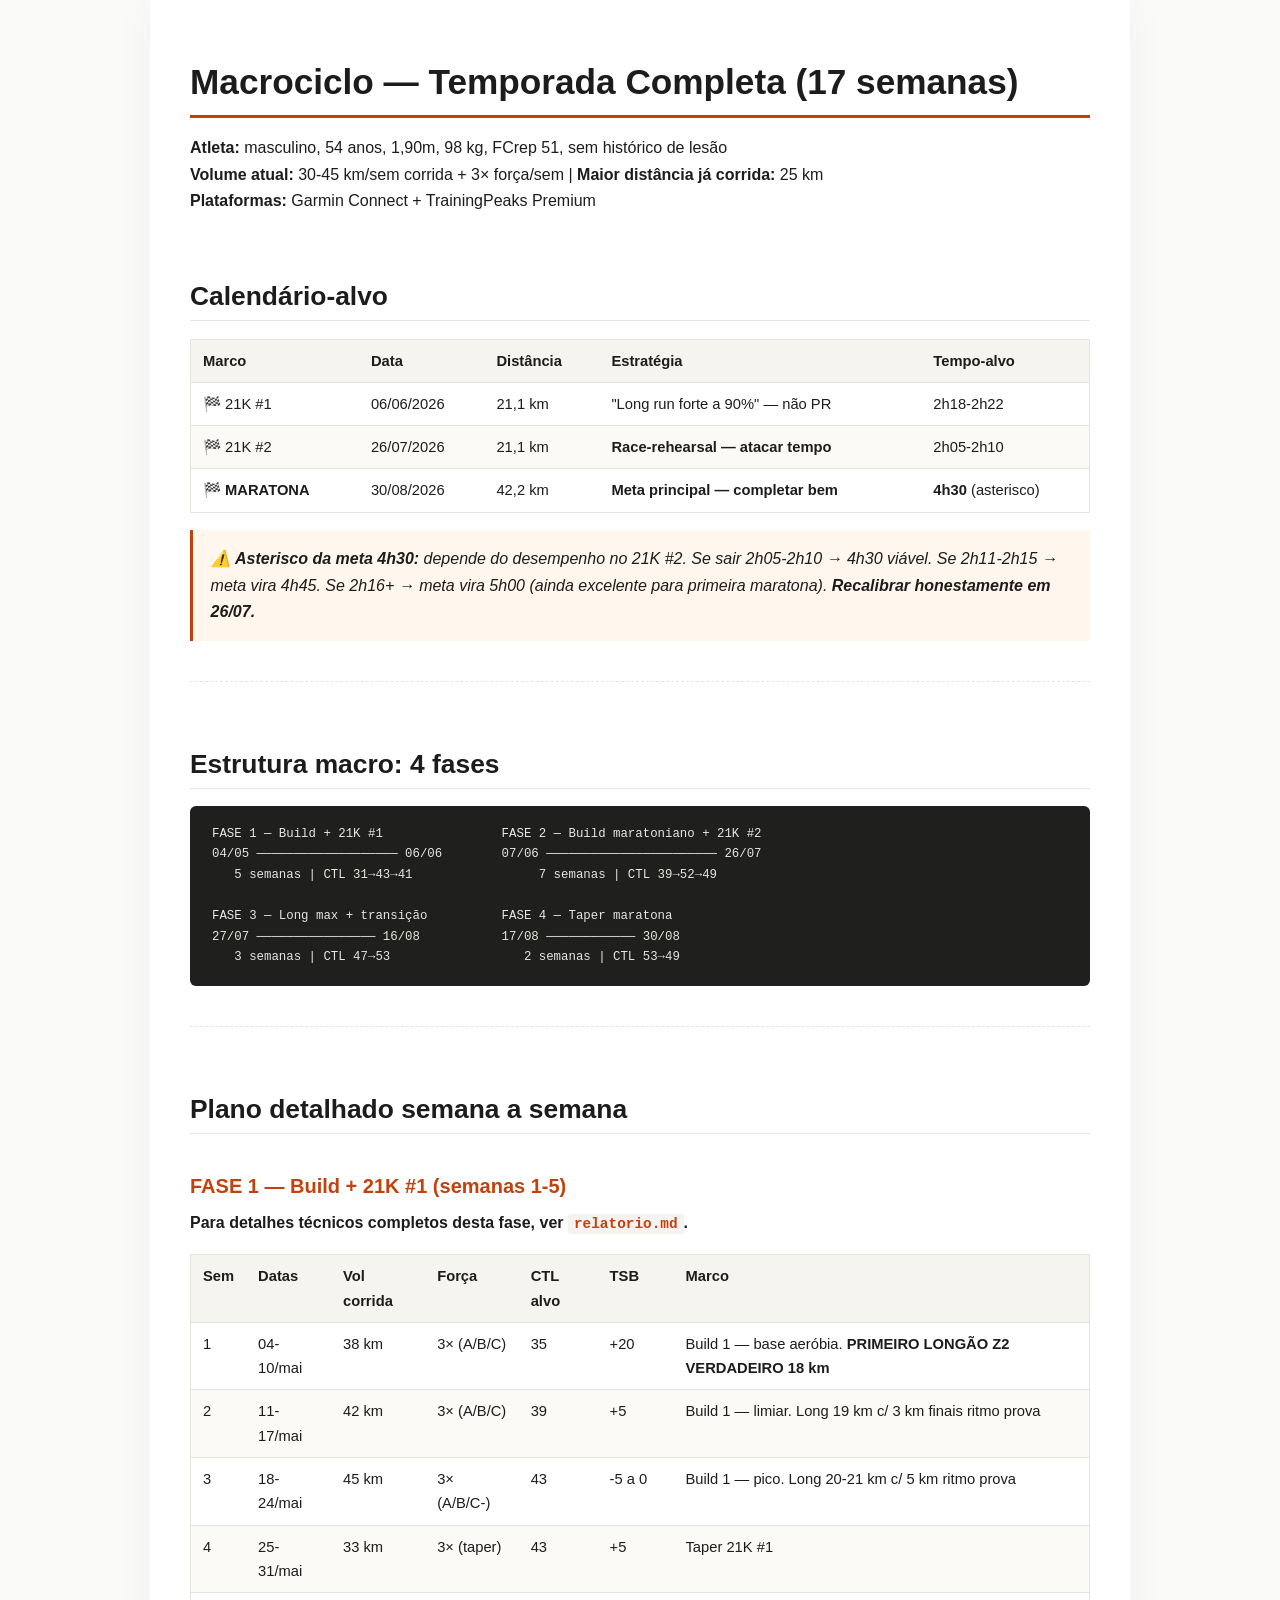
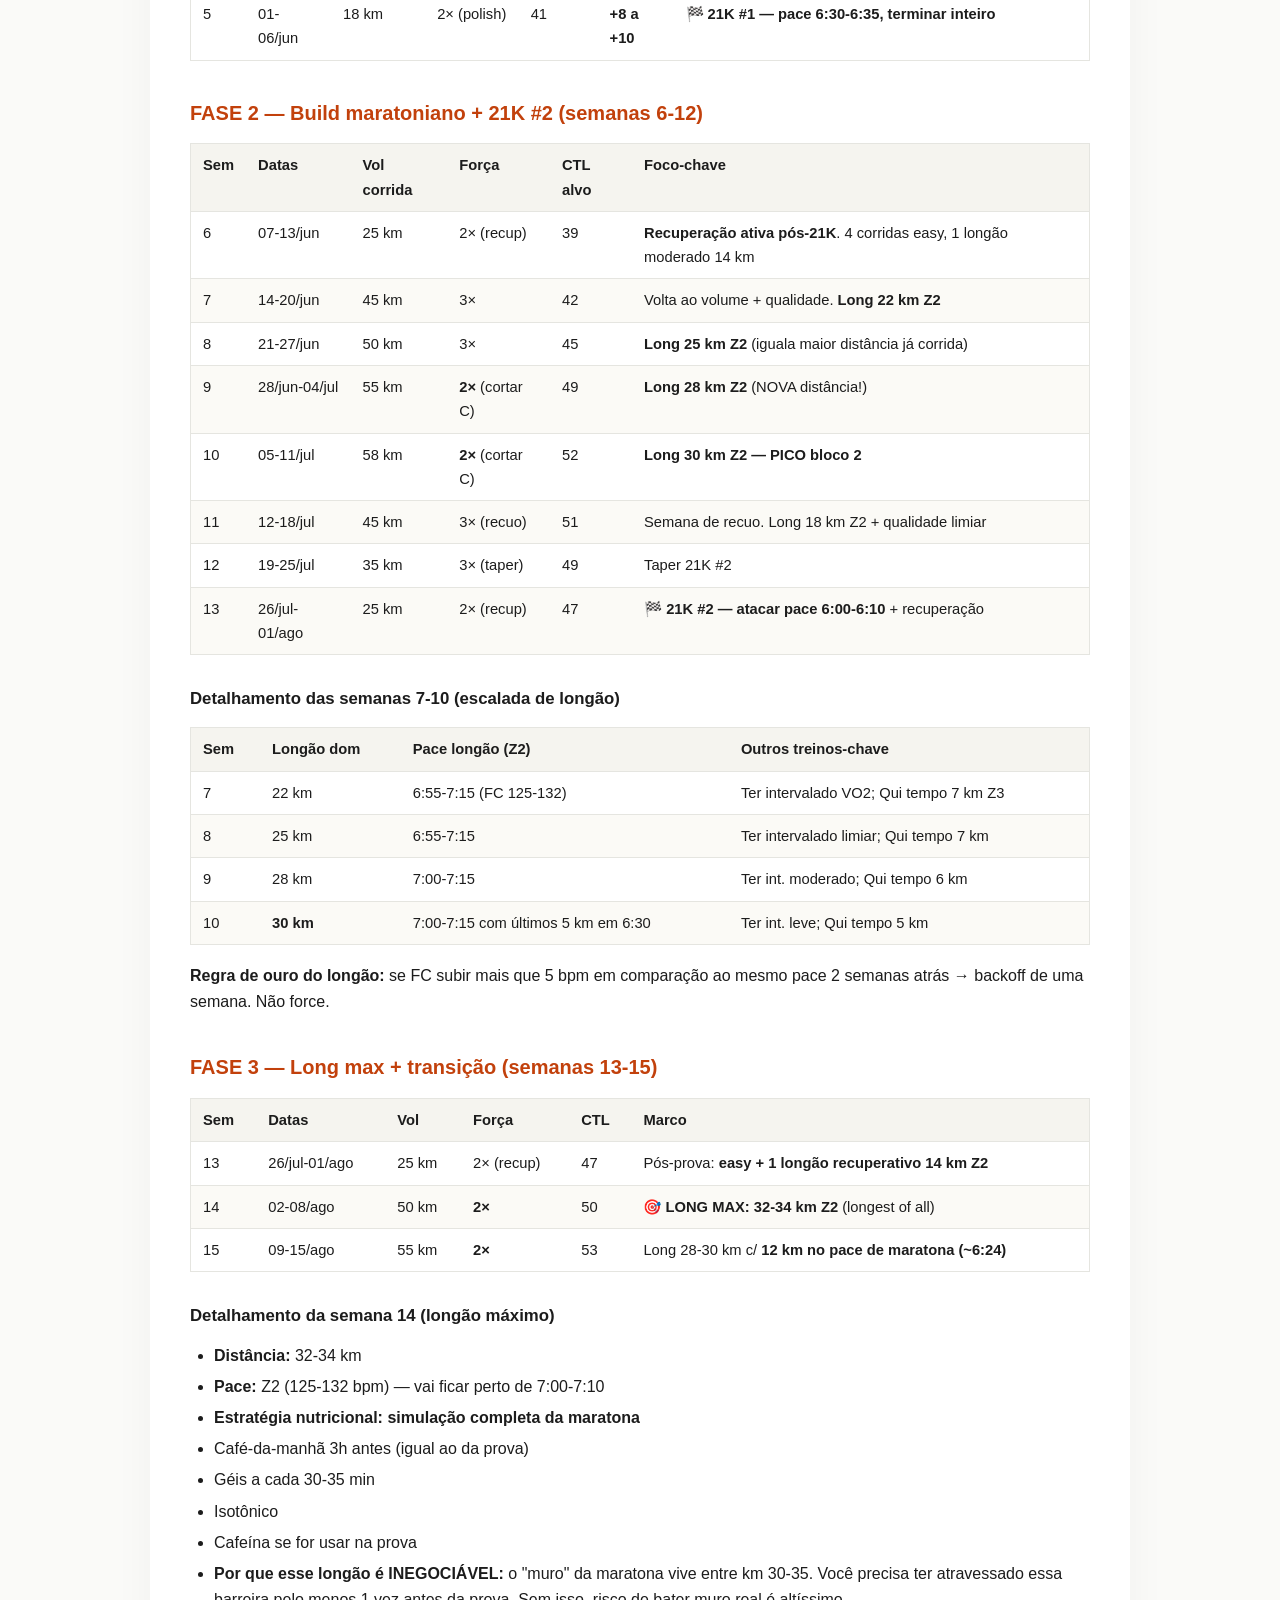
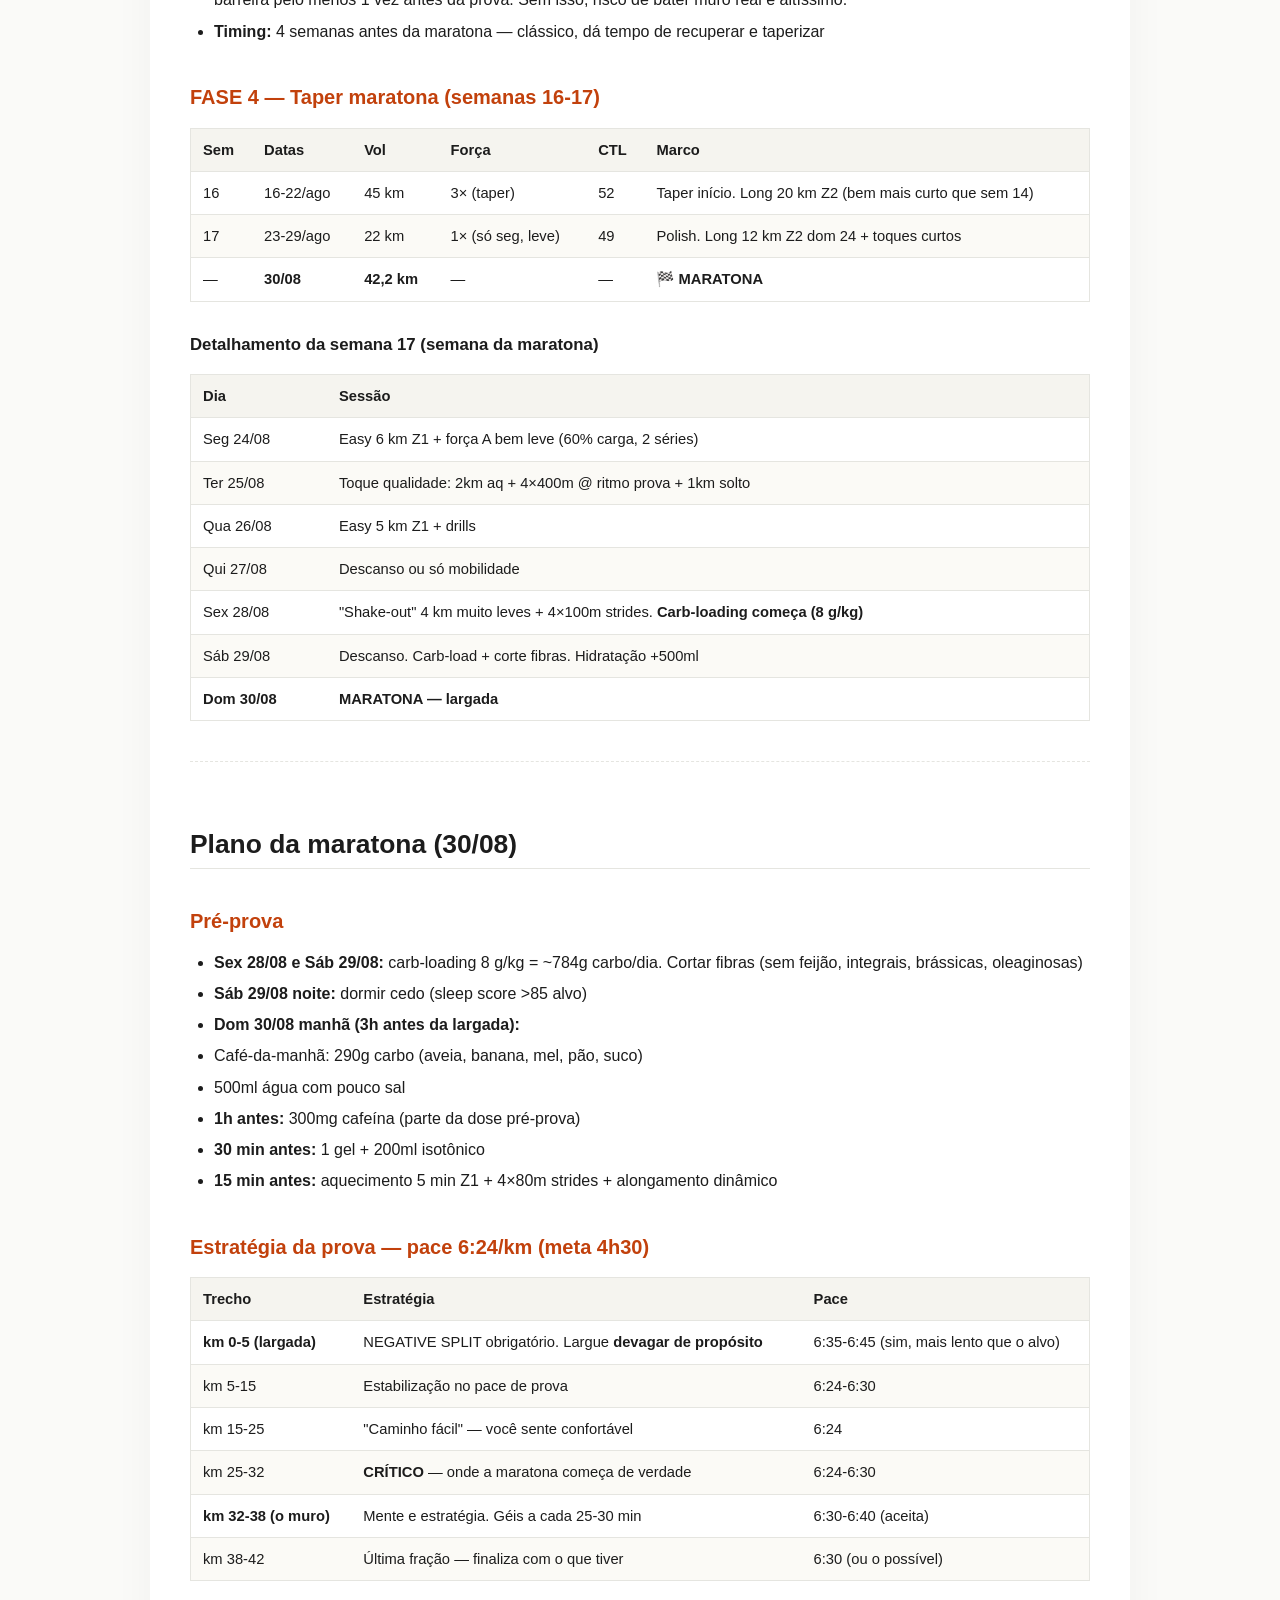
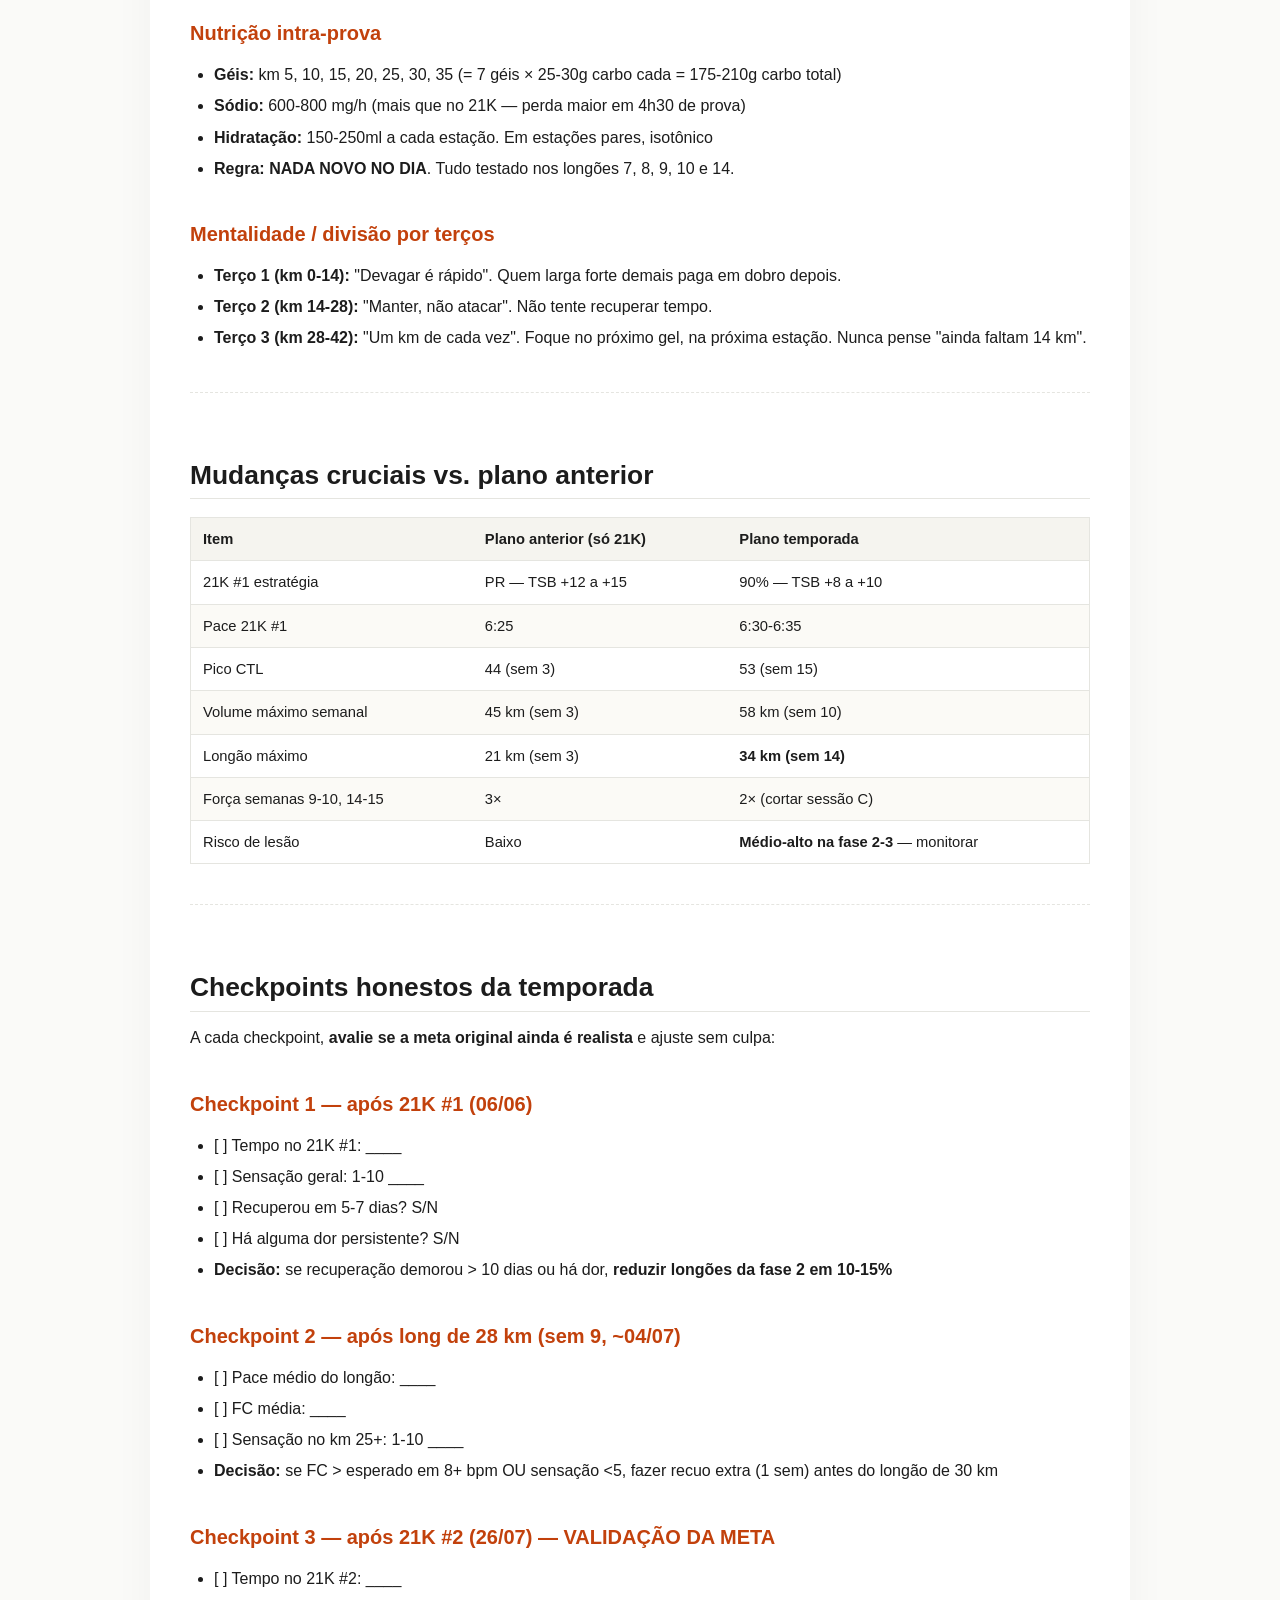
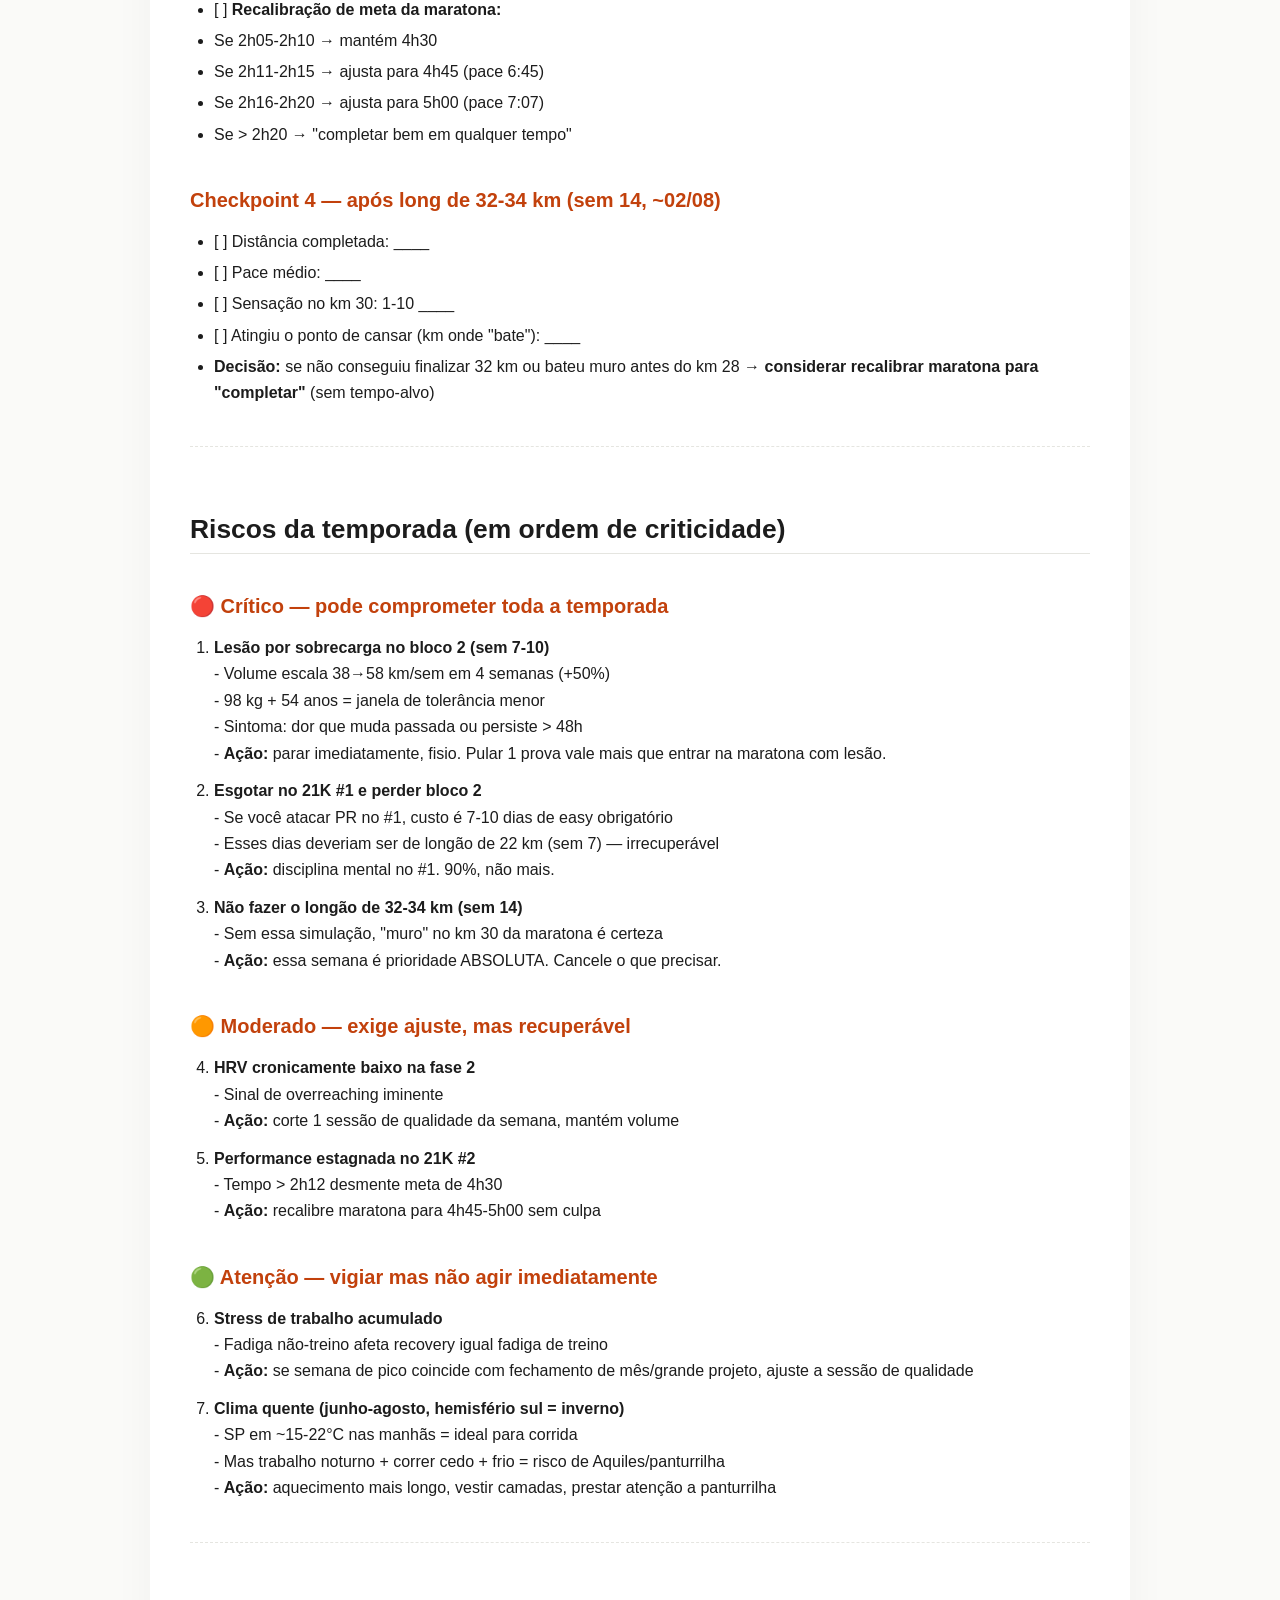
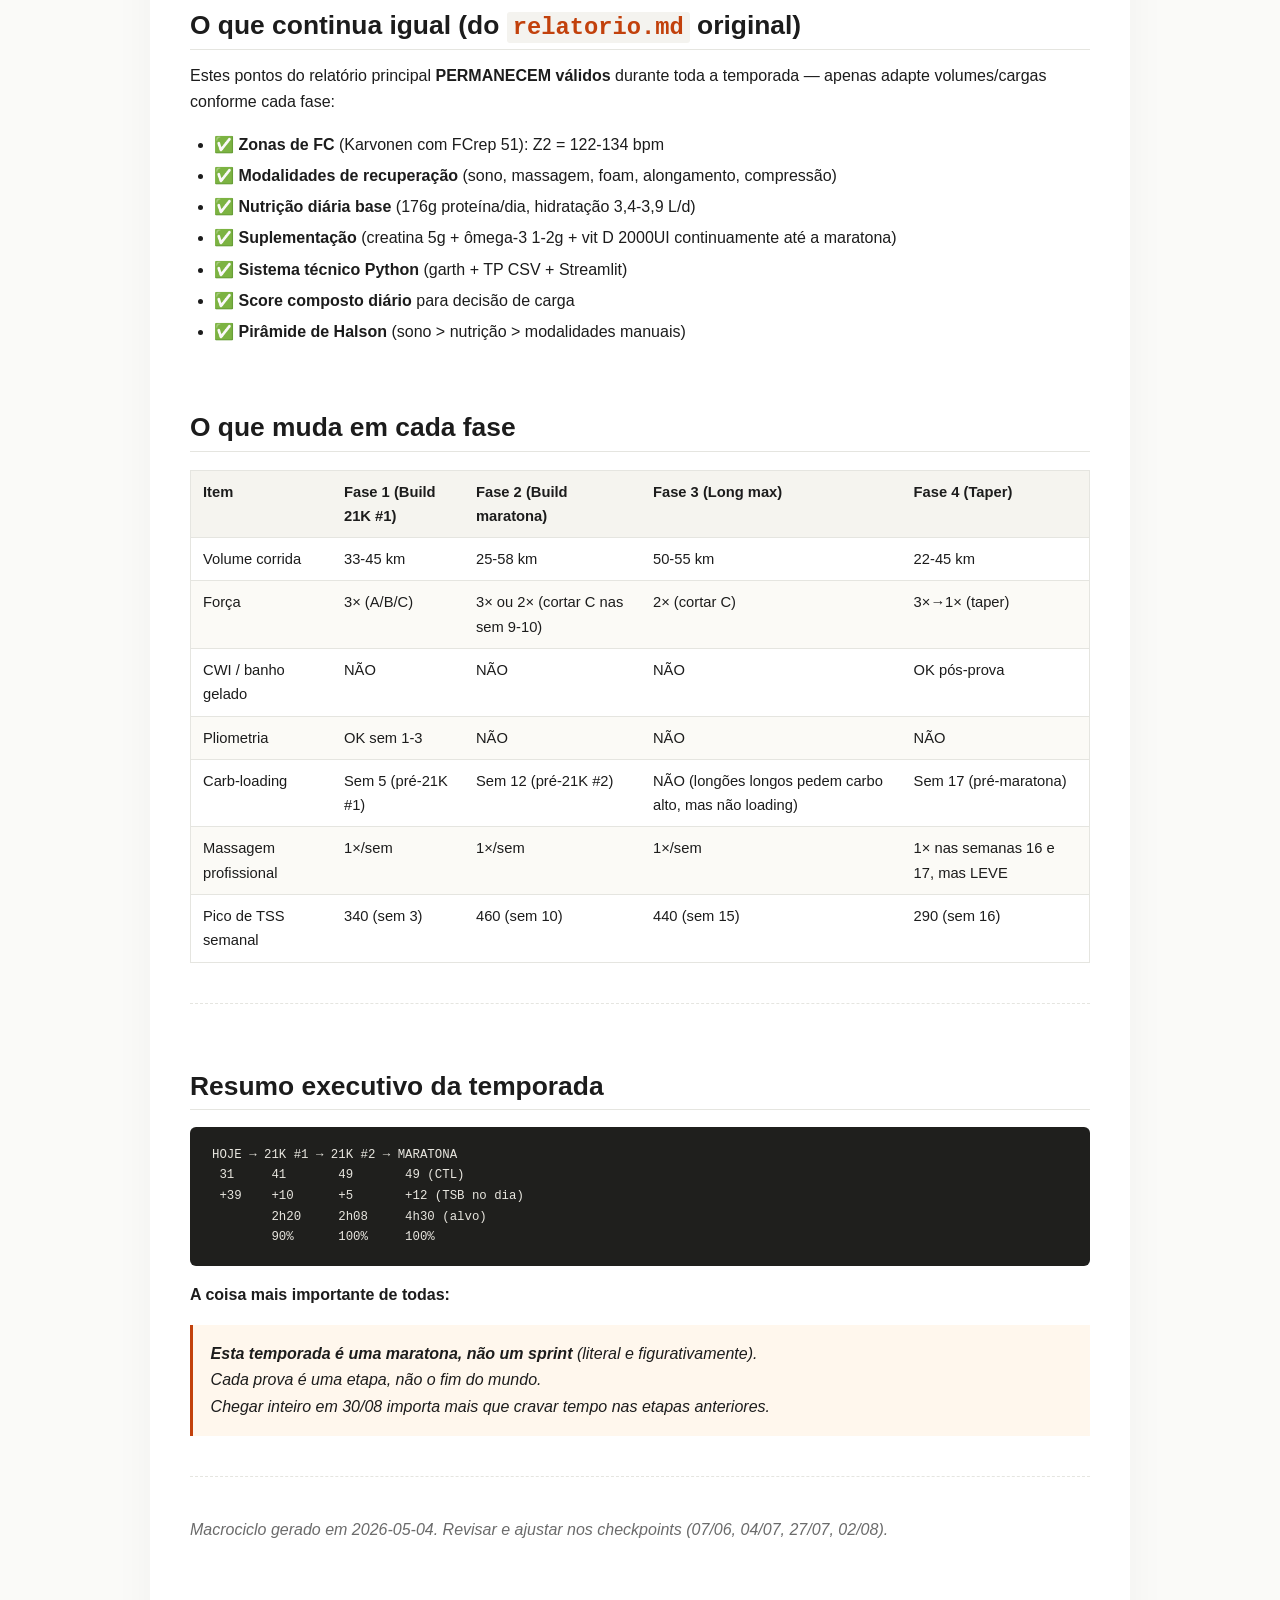
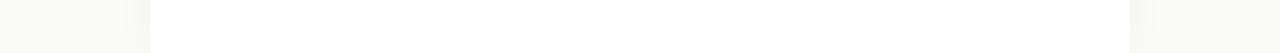
<file: 2026-05-04-protocolo-recuperacao-corrida-rua-amador/macrociclo.html>
<!DOCTYPE html>
<html lang="pt-BR">
<head>
<meta charset="UTF-8">
<meta name="viewport" content="width=device-width, initial-scale=1.0">
<title>Macrociclo Temporada 2026 - 17 semanas</title>
<style>
:root {
  --bg: #fafaf8; --panel: #ffffff; --ink: #1c1c1c; --muted: #6b6b6b;
  --accent: #c2410c; --accent-soft: #fed7aa; --line: #e5e5e0; --code-bg: #f4f3ef;
}
* { box-sizing: border-box; }
body {
  font-family: -apple-system, BlinkMacSystemFont, "Segoe UI", "Helvetica Neue", Arial, sans-serif;
  background: var(--bg); color: var(--ink); margin: 0; padding: 0;
  line-height: 1.65; font-size: 16px;
}
.wrapper {
  max-width: 980px; margin: 0 auto; padding: 60px 40px 100px;
  background: var(--panel); box-shadow: 0 0 40px rgba(0,0,0,0.04);
}
h1, h2, h3, h4 { font-weight: 700; line-height: 1.25; color: var(--ink); margin-top: 2em; margin-bottom: 0.5em; }
h1 { font-size: 2.2em; border-bottom: 3px solid var(--accent); padding-bottom: 0.3em; margin-top: 0; }
h2 { font-size: 1.65em; border-bottom: 1px solid var(--line); padding-bottom: 0.25em; margin-top: 2.5em; }
h3 { font-size: 1.25em; color: var(--accent); }
h4 { font-size: 1.05em; }
p { margin: 0.7em 0; }
a { color: var(--accent); text-decoration: none; border-bottom: 1px solid var(--accent-soft); }
a:hover { background: var(--accent-soft); }
strong { color: var(--ink); font-weight: 700; }
em { color: var(--muted); }
hr { border: 0; border-top: 1px dashed var(--line); margin: 2.5em 0; }
ul, ol { padding-left: 1.5em; }
li { margin: 0.3em 0; }
table { border-collapse: collapse; width: 100%; margin: 1.2em 0; font-size: 0.92em; background: var(--panel); border: 1px solid var(--line); }
thead { background: #f5f4ef; }
th, td { padding: 9px 12px; text-align: left; border-bottom: 1px solid var(--line); vertical-align: top; }
th { font-weight: 700; color: var(--ink); }
tr:nth-child(even) td { background: #fbfaf6; }
tr:hover td { background: #fff7ed; }
code { background: var(--code-bg); padding: 2px 6px; border-radius: 3px; font-family: "SF Mono", Consolas, monospace; font-size: 0.9em; color: var(--accent); }
pre { background: #1f1f1d; color: #e8e6df; padding: 18px 22px; border-radius: 6px; overflow-x: auto; font-size: 0.86em; line-height: 1.5; margin: 1.2em 0; }
pre code { background: none; color: inherit; padding: 0; }
blockquote { border-left: 3px solid var(--accent); background: #fff7ed; margin: 1em 0; padding: 0.6em 1.1em; color: var(--ink); font-style: italic; }
blockquote p { margin: 0.4em 0; }
.toc { display: none; }
@media (max-width: 768px) {
  .wrapper { padding: 30px 18px 60px; }
  h1 { font-size: 1.7em; } h2 { font-size: 1.3em; }
  table { font-size: 0.82em; } th, td { padding: 6px 8px; }
}
@media print {
  body { background: white; }
  .wrapper { box-shadow: none; padding: 20px; max-width: 100%; }
  h2 { page-break-after: avoid; }
  table, pre, blockquote { page-break-inside: avoid; }
}
</style>
</head>
<body>
<div class="wrapper">
<h1 id="macrociclo-temporada-completa-17-semanas">Macrociclo — Temporada Completa (17 semanas)</h1>
<p><strong>Atleta:</strong> masculino, 54 anos, 1,90m, 98 kg, FCrep 51, sem histórico de lesão<br />
<strong>Volume atual:</strong> 30-45 km/sem corrida + 3× força/sem | <strong>Maior distância já corrida:</strong> 25 km<br />
<strong>Plataformas:</strong> Garmin Connect + TrainingPeaks Premium</p>
<h2 id="calendario-alvo">Calendário-alvo</h2>
<table>
<thead>
<tr>
<th>Marco</th>
<th>Data</th>
<th>Distância</th>
<th>Estratégia</th>
<th>Tempo-alvo</th>
</tr>
</thead>
<tbody>
<tr>
<td>🏁 21K #1</td>
<td>06/06/2026</td>
<td>21,1 km</td>
<td>"Long run forte a 90%" — não PR</td>
<td>2h18-2h22</td>
</tr>
<tr>
<td>🏁 21K #2</td>
<td>26/07/2026</td>
<td>21,1 km</td>
<td><strong>Race-rehearsal — atacar tempo</strong></td>
<td>2h05-2h10</td>
</tr>
<tr>
<td>🏁 <strong>MARATONA</strong></td>
<td>30/08/2026</td>
<td>42,2 km</td>
<td><strong>Meta principal — completar bem</strong></td>
<td><strong>4h30</strong> (asterisco)</td>
</tr>
</tbody>
</table>
<blockquote>
<p>⚠️ <strong>Asterisco da meta 4h30:</strong> depende do desempenho no 21K #2. Se sair 2h05-2h10 → 4h30 viável. Se 2h11-2h15 → meta vira 4h45. Se 2h16+ → meta vira 5h00 (ainda excelente para primeira maratona). <strong>Recalibrar honestamente em 26/07.</strong></p>
</blockquote>
<hr />
<h2 id="estrutura-macro-4-fases">Estrutura macro: 4 fases</h2>
<pre><code>FASE 1 — Build + 21K #1                FASE 2 — Build maratoniano + 21K #2
04/05 ─────────────────── 06/06        07/06 ─────────────────────── 26/07
   5 semanas | CTL 31→43→41                 7 semanas | CTL 39→52→49

FASE 3 — Long max + transição          FASE 4 — Taper maratona
27/07 ──────────────── 16/08           17/08 ──────────── 30/08
   3 semanas | CTL 47→53                  2 semanas | CTL 53→49
</code></pre>
<hr />
<h2 id="plano-detalhado-semana-a-semana">Plano detalhado semana a semana</h2>
<h3 id="fase-1-build-21k-1-semanas-1-5">FASE 1 — Build + 21K #1 (semanas 1-5)</h3>
<p><strong>Para detalhes técnicos completos desta fase, ver <code>relatorio.md</code>.</strong></p>
<table>
<thead>
<tr>
<th>Sem</th>
<th>Datas</th>
<th>Vol corrida</th>
<th>Força</th>
<th>CTL alvo</th>
<th>TSB</th>
<th>Marco</th>
</tr>
</thead>
<tbody>
<tr>
<td>1</td>
<td>04-10/mai</td>
<td>38 km</td>
<td>3× (A/B/C)</td>
<td>35</td>
<td>+20</td>
<td>Build 1 — base aeróbia. <strong>PRIMEIRO LONGÃO Z2 VERDADEIRO 18 km</strong></td>
</tr>
<tr>
<td>2</td>
<td>11-17/mai</td>
<td>42 km</td>
<td>3× (A/B/C)</td>
<td>39</td>
<td>+5</td>
<td>Build 1 — limiar. Long 19 km c/ 3 km finais ritmo prova</td>
</tr>
<tr>
<td>3</td>
<td>18-24/mai</td>
<td>45 km</td>
<td>3× (A/B/C-)</td>
<td>43</td>
<td>-5 a 0</td>
<td>Build 1 — pico. Long 20-21 km c/ 5 km ritmo prova</td>
</tr>
<tr>
<td>4</td>
<td>25-31/mai</td>
<td>33 km</td>
<td>3× (taper)</td>
<td>43</td>
<td>+5</td>
<td>Taper 21K #1</td>
</tr>
<tr>
<td>5</td>
<td>01-06/jun</td>
<td>18 km</td>
<td>2× (polish)</td>
<td>41</td>
<td><strong>+8 a +10</strong></td>
<td>🏁 <strong>21K #1 — pace 6:30-6:35, terminar inteiro</strong></td>
</tr>
</tbody>
</table>
<h3 id="fase-2-build-maratoniano-21k-2-semanas-6-12">FASE 2 — Build maratoniano + 21K #2 (semanas 6-12)</h3>
<table>
<thead>
<tr>
<th>Sem</th>
<th>Datas</th>
<th>Vol corrida</th>
<th>Força</th>
<th>CTL alvo</th>
<th>Foco-chave</th>
</tr>
</thead>
<tbody>
<tr>
<td>6</td>
<td>07-13/jun</td>
<td>25 km</td>
<td>2× (recup)</td>
<td>39</td>
<td><strong>Recuperação ativa pós-21K</strong>. 4 corridas easy, 1 longão moderado 14 km</td>
</tr>
<tr>
<td>7</td>
<td>14-20/jun</td>
<td>45 km</td>
<td>3×</td>
<td>42</td>
<td>Volta ao volume + qualidade. <strong>Long 22 km Z2</strong></td>
</tr>
<tr>
<td>8</td>
<td>21-27/jun</td>
<td>50 km</td>
<td>3×</td>
<td>45</td>
<td><strong>Long 25 km Z2</strong> (iguala maior distância já corrida)</td>
</tr>
<tr>
<td>9</td>
<td>28/jun-04/jul</td>
<td>55 km</td>
<td><strong>2×</strong> (cortar C)</td>
<td>49</td>
<td><strong>Long 28 km Z2</strong> (NOVA distância!)</td>
</tr>
<tr>
<td>10</td>
<td>05-11/jul</td>
<td>58 km</td>
<td><strong>2×</strong> (cortar C)</td>
<td>52</td>
<td><strong>Long 30 km Z2 — PICO bloco 2</strong></td>
</tr>
<tr>
<td>11</td>
<td>12-18/jul</td>
<td>45 km</td>
<td>3× (recuo)</td>
<td>51</td>
<td>Semana de recuo. Long 18 km Z2 + qualidade limiar</td>
</tr>
<tr>
<td>12</td>
<td>19-25/jul</td>
<td>35 km</td>
<td>3× (taper)</td>
<td>49</td>
<td>Taper 21K #2</td>
</tr>
<tr>
<td>13</td>
<td>26/jul-01/ago</td>
<td>25 km</td>
<td>2× (recup)</td>
<td>47</td>
<td>🏁 <strong>21K #2 — atacar pace 6:00-6:10</strong> + recuperação</td>
</tr>
</tbody>
</table>
<h4 id="detalhamento-das-semanas-7-10-escalada-de-longao">Detalhamento das semanas 7-10 (escalada de longão)</h4>
<table>
<thead>
<tr>
<th>Sem</th>
<th>Longão dom</th>
<th>Pace longão (Z2)</th>
<th>Outros treinos-chave</th>
</tr>
</thead>
<tbody>
<tr>
<td>7</td>
<td>22 km</td>
<td>6:55-7:15 (FC 125-132)</td>
<td>Ter intervalado VO2; Qui tempo 7 km Z3</td>
</tr>
<tr>
<td>8</td>
<td>25 km</td>
<td>6:55-7:15</td>
<td>Ter intervalado limiar; Qui tempo 7 km</td>
</tr>
<tr>
<td>9</td>
<td>28 km</td>
<td>7:00-7:15</td>
<td>Ter int. moderado; Qui tempo 6 km</td>
</tr>
<tr>
<td>10</td>
<td><strong>30 km</strong></td>
<td>7:00-7:15 com últimos 5 km em 6:30</td>
<td>Ter int. leve; Qui tempo 5 km</td>
</tr>
</tbody>
</table>
<p><strong>Regra de ouro do longão:</strong> se FC subir mais que 5 bpm em comparação ao mesmo pace 2 semanas atrás → backoff de uma semana. Não force.</p>
<h3 id="fase-3-long-max-transicao-semanas-13-15">FASE 3 — Long max + transição (semanas 13-15)</h3>
<table>
<thead>
<tr>
<th>Sem</th>
<th>Datas</th>
<th>Vol</th>
<th>Força</th>
<th>CTL</th>
<th>Marco</th>
</tr>
</thead>
<tbody>
<tr>
<td>13</td>
<td>26/jul-01/ago</td>
<td>25 km</td>
<td>2× (recup)</td>
<td>47</td>
<td>Pós-prova: <strong>easy + 1 longão recuperativo 14 km Z2</strong></td>
</tr>
<tr>
<td>14</td>
<td>02-08/ago</td>
<td>50 km</td>
<td><strong>2×</strong></td>
<td>50</td>
<td><strong>🎯 LONG MAX: 32-34 km Z2</strong> (longest of all)</td>
</tr>
<tr>
<td>15</td>
<td>09-15/ago</td>
<td>55 km</td>
<td><strong>2×</strong></td>
<td>53</td>
<td>Long 28-30 km c/ <strong>12 km no pace de maratona (~6:24)</strong></td>
</tr>
</tbody>
</table>
<h4 id="detalhamento-da-semana-14-longao-maximo">Detalhamento da semana 14 (longão máximo)</h4>
<ul>
<li><strong>Distância:</strong> 32-34 km</li>
<li><strong>Pace:</strong> Z2 (125-132 bpm) — vai ficar perto de 7:00-7:10</li>
<li><strong>Estratégia nutricional:</strong> <strong>simulação completa da maratona</strong></li>
<li>Café-da-manhã 3h antes (igual ao da prova)</li>
<li>Géis a cada 30-35 min</li>
<li>Isotônico</li>
<li>Cafeína se for usar na prova</li>
<li><strong>Por que esse longão é INEGOCIÁVEL:</strong> o "muro" da maratona vive entre km 30-35. Você precisa ter atravessado essa barreira pelo menos 1 vez antes da prova. Sem isso, risco de bater muro real é altíssimo.</li>
<li><strong>Timing:</strong> 4 semanas antes da maratona — clássico, dá tempo de recuperar e taperizar</li>
</ul>
<h3 id="fase-4-taper-maratona-semanas-16-17">FASE 4 — Taper maratona (semanas 16-17)</h3>
<table>
<thead>
<tr>
<th>Sem</th>
<th>Datas</th>
<th>Vol</th>
<th>Força</th>
<th>CTL</th>
<th>Marco</th>
</tr>
</thead>
<tbody>
<tr>
<td>16</td>
<td>16-22/ago</td>
<td>45 km</td>
<td>3× (taper)</td>
<td>52</td>
<td>Taper início. Long 20 km Z2 (bem mais curto que sem 14)</td>
</tr>
<tr>
<td>17</td>
<td>23-29/ago</td>
<td>22 km</td>
<td>1× (só seg, leve)</td>
<td>49</td>
<td>Polish. Long 12 km Z2 dom 24 + toques curtos</td>
</tr>
<tr>
<td>—</td>
<td><strong>30/08</strong></td>
<td><strong>42,2 km</strong></td>
<td>—</td>
<td>—</td>
<td>🏁 <strong>MARATONA</strong></td>
</tr>
</tbody>
</table>
<h4 id="detalhamento-da-semana-17-semana-da-maratona">Detalhamento da semana 17 (semana da maratona)</h4>
<table>
<thead>
<tr>
<th>Dia</th>
<th>Sessão</th>
</tr>
</thead>
<tbody>
<tr>
<td>Seg 24/08</td>
<td>Easy 6 km Z1 + força A bem leve (60% carga, 2 séries)</td>
</tr>
<tr>
<td>Ter 25/08</td>
<td>Toque qualidade: 2km aq + 4×400m @ ritmo prova + 1km solto</td>
</tr>
<tr>
<td>Qua 26/08</td>
<td>Easy 5 km Z1 + drills</td>
</tr>
<tr>
<td>Qui 27/08</td>
<td>Descanso ou só mobilidade</td>
</tr>
<tr>
<td>Sex 28/08</td>
<td>"Shake-out" 4 km muito leves + 4×100m strides. <strong>Carb-loading começa (8 g/kg)</strong></td>
</tr>
<tr>
<td>Sáb 29/08</td>
<td>Descanso. Carb-load + corte fibras. Hidratação +500ml</td>
</tr>
<tr>
<td><strong>Dom 30/08</strong></td>
<td><strong>MARATONA — largada</strong></td>
</tr>
</tbody>
</table>
<hr />
<h2 id="plano-da-maratona-3008">Plano da maratona (30/08)</h2>
<h3 id="pre-prova">Pré-prova</h3>
<ul>
<li><strong>Sex 28/08 e Sáb 29/08:</strong> carb-loading 8 g/kg = ~784g carbo/dia. Cortar fibras (sem feijão, integrais, brássicas, oleaginosas)</li>
<li><strong>Sáb 29/08 noite:</strong> dormir cedo (sleep score &gt;85 alvo)</li>
<li><strong>Dom 30/08 manhã (3h antes da largada):</strong></li>
<li>Café-da-manhã: 290g carbo (aveia, banana, mel, pão, suco)</li>
<li>500ml água com pouco sal</li>
<li><strong>1h antes:</strong> 300mg cafeína (parte da dose pré-prova)</li>
<li><strong>30 min antes:</strong> 1 gel + 200ml isotônico</li>
<li><strong>15 min antes:</strong> aquecimento 5 min Z1 + 4×80m strides + alongamento dinâmico</li>
</ul>
<h3 id="estrategia-da-prova-pace-624km-meta-4h30">Estratégia da prova — pace 6:24/km (meta 4h30)</h3>
<table>
<thead>
<tr>
<th>Trecho</th>
<th>Estratégia</th>
<th>Pace</th>
</tr>
</thead>
<tbody>
<tr>
<td><strong>km 0-5 (largada)</strong></td>
<td>NEGATIVE SPLIT obrigatório. Largue <strong>devagar de propósito</strong></td>
<td>6:35-6:45 (sim, mais lento que o alvo)</td>
</tr>
<tr>
<td>km 5-15</td>
<td>Estabilização no pace de prova</td>
<td>6:24-6:30</td>
</tr>
<tr>
<td>km 15-25</td>
<td>"Caminho fácil" — você sente confortável</td>
<td>6:24</td>
</tr>
<tr>
<td>km 25-32</td>
<td><strong>CRÍTICO</strong> — onde a maratona começa de verdade</td>
<td>6:24-6:30</td>
</tr>
<tr>
<td><strong>km 32-38 (o muro)</strong></td>
<td>Mente e estratégia. Géis a cada 25-30 min</td>
<td>6:30-6:40 (aceita)</td>
</tr>
<tr>
<td>km 38-42</td>
<td>Última fração — finaliza com o que tiver</td>
<td>6:30 (ou o possível)</td>
</tr>
</tbody>
</table>
<h3 id="nutricao-intra-prova">Nutrição intra-prova</h3>
<ul>
<li><strong>Géis:</strong> km 5, 10, 15, 20, 25, 30, 35 (= 7 géis × 25-30g carbo cada = 175-210g carbo total)</li>
<li><strong>Sódio:</strong> 600-800 mg/h (mais que no 21K — perda maior em 4h30 de prova)</li>
<li><strong>Hidratação:</strong> 150-250ml a cada estação. Em estações pares, isotônico</li>
<li><strong>Regra:</strong> <strong>NADA NOVO NO DIA</strong>. Tudo testado nos longões 7, 8, 9, 10 e 14.</li>
</ul>
<h3 id="mentalidade-divisao-por-tercos">Mentalidade / divisão por terços</h3>
<ul>
<li><strong>Terço 1 (km 0-14):</strong> "Devagar é rápido". Quem larga forte demais paga em dobro depois.</li>
<li><strong>Terço 2 (km 14-28):</strong> "Manter, não atacar". Não tente recuperar tempo.</li>
<li><strong>Terço 3 (km 28-42):</strong> "Um km de cada vez". Foque no próximo gel, na próxima estação. Nunca pense "ainda faltam 14 km".</li>
</ul>
<hr />
<h2 id="mudancas-cruciais-vs-plano-anterior">Mudanças cruciais vs. plano anterior</h2>
<table>
<thead>
<tr>
<th>Item</th>
<th>Plano anterior (só 21K)</th>
<th>Plano temporada</th>
</tr>
</thead>
<tbody>
<tr>
<td>21K #1 estratégia</td>
<td>PR — TSB +12 a +15</td>
<td>90% — TSB +8 a +10</td>
</tr>
<tr>
<td>Pace 21K #1</td>
<td>6:25</td>
<td>6:30-6:35</td>
</tr>
<tr>
<td>Pico CTL</td>
<td>44 (sem 3)</td>
<td>53 (sem 15)</td>
</tr>
<tr>
<td>Volume máximo semanal</td>
<td>45 km (sem 3)</td>
<td>58 km (sem 10)</td>
</tr>
<tr>
<td>Longão máximo</td>
<td>21 km (sem 3)</td>
<td><strong>34 km (sem 14)</strong></td>
</tr>
<tr>
<td>Força semanas 9-10, 14-15</td>
<td>3×</td>
<td>2× (cortar sessão C)</td>
</tr>
<tr>
<td>Risco de lesão</td>
<td>Baixo</td>
<td><strong>Médio-alto na fase 2-3</strong> — monitorar</td>
</tr>
</tbody>
</table>
<hr />
<h2 id="checkpoints-honestos-da-temporada">Checkpoints honestos da temporada</h2>
<p>A cada checkpoint, <strong>avalie se a meta original ainda é realista</strong> e ajuste sem culpa:</p>
<h3 id="checkpoint-1-apos-21k-1-0606">Checkpoint 1 — após 21K #1 (06/06)</h3>
<ul>
<li>[ ] Tempo no 21K #1: ____</li>
<li>[ ] Sensação geral: 1-10 ____</li>
<li>[ ] Recuperou em 5-7 dias? S/N</li>
<li>[ ] Há alguma dor persistente? S/N</li>
<li><strong>Decisão:</strong> se recuperação demorou &gt; 10 dias ou há dor, <strong>reduzir longões da fase 2 em 10-15%</strong></li>
</ul>
<h3 id="checkpoint-2-apos-long-de-28-km-sem-9-0407">Checkpoint 2 — após long de 28 km (sem 9, ~04/07)</h3>
<ul>
<li>[ ] Pace médio do longão: ____</li>
<li>[ ] FC média: ____</li>
<li>[ ] Sensação no km 25+: 1-10 ____</li>
<li><strong>Decisão:</strong> se FC &gt; esperado em 8+ bpm OU sensação &lt;5, fazer recuo extra (1 sem) antes do longão de 30 km</li>
</ul>
<h3 id="checkpoint-3-apos-21k-2-2607-validacao-da-meta">Checkpoint 3 — após 21K #2 (26/07) — VALIDAÇÃO DA META</h3>
<ul>
<li>[ ] Tempo no 21K #2: ____</li>
<li>[ ] <strong>Recalibração de meta da maratona:</strong></li>
<li>Se 2h05-2h10 → mantém 4h30</li>
<li>Se 2h11-2h15 → ajusta para 4h45 (pace 6:45)</li>
<li>Se 2h16-2h20 → ajusta para 5h00 (pace 7:07)</li>
<li>Se &gt; 2h20 → "completar bem em qualquer tempo"</li>
</ul>
<h3 id="checkpoint-4-apos-long-de-32-34-km-sem-14-0208">Checkpoint 4 — após long de 32-34 km (sem 14, ~02/08)</h3>
<ul>
<li>[ ] Distância completada: ____</li>
<li>[ ] Pace médio: ____</li>
<li>[ ] Sensação no km 30: 1-10 ____</li>
<li>[ ] Atingiu o ponto de cansar (km onde "bate"): ____</li>
<li><strong>Decisão:</strong> se não conseguiu finalizar 32 km ou bateu muro antes do km 28 → <strong>considerar recalibrar maratona para "completar"</strong> (sem tempo-alvo)</li>
</ul>
<hr />
<h2 id="riscos-da-temporada-em-ordem-de-criticidade">Riscos da temporada (em ordem de criticidade)</h2>
<h3 id="critico-pode-comprometer-toda-a-temporada">🔴 Crítico — pode comprometer toda a temporada</h3>
<ol>
<li>
<p><strong>Lesão por sobrecarga no bloco 2 (sem 7-10)</strong><br />
   - Volume escala 38→58 km/sem em 4 semanas (+50%)<br />
   - 98 kg + 54 anos = janela de tolerância menor<br />
   - Sintoma: dor que muda passada ou persiste &gt; 48h<br />
   - <strong>Ação:</strong> parar imediatamente, fisio. Pular 1 prova vale mais que entrar na maratona com lesão.</p>
</li>
<li>
<p><strong>Esgotar no 21K #1 e perder bloco 2</strong><br />
   - Se você atacar PR no #1, custo é 7-10 dias de easy obrigatório<br />
   - Esses dias deveriam ser de longão de 22 km (sem 7) — irrecuperável<br />
   - <strong>Ação:</strong> disciplina mental no #1. 90%, não mais.</p>
</li>
<li>
<p><strong>Não fazer o longão de 32-34 km (sem 14)</strong><br />
   - Sem essa simulação, "muro" no km 30 da maratona é certeza<br />
   - <strong>Ação:</strong> essa semana é prioridade ABSOLUTA. Cancele o que precisar.</p>
</li>
</ol>
<h3 id="moderado-exige-ajuste-mas-recuperavel">🟠 Moderado — exige ajuste, mas recuperável</h3>
<ol start="4">
<li>
<p><strong>HRV cronicamente baixo na fase 2</strong><br />
   - Sinal de overreaching iminente<br />
   - <strong>Ação:</strong> corte 1 sessão de qualidade da semana, mantém volume</p>
</li>
<li>
<p><strong>Performance estagnada no 21K #2</strong><br />
   - Tempo &gt; 2h12 desmente meta de 4h30<br />
   - <strong>Ação:</strong> recalibre maratona para 4h45-5h00 sem culpa</p>
</li>
</ol>
<h3 id="atencao-vigiar-mas-nao-agir-imediatamente">🟢 Atenção — vigiar mas não agir imediatamente</h3>
<ol start="6">
<li>
<p><strong>Stress de trabalho acumulado</strong><br />
   - Fadiga não-treino afeta recovery igual fadiga de treino<br />
   - <strong>Ação:</strong> se semana de pico coincide com fechamento de mês/grande projeto, ajuste a sessão de qualidade</p>
</li>
<li>
<p><strong>Clima quente (junho-agosto, hemisfério sul = inverno)</strong><br />
   - SP em ~15-22°C nas manhãs = ideal para corrida<br />
   - Mas trabalho noturno + correr cedo + frio = risco de Aquiles/panturrilha<br />
   - <strong>Ação:</strong> aquecimento mais longo, vestir camadas, prestar atenção a panturrilha</p>
</li>
</ol>
<hr />
<h2 id="o-que-continua-igual-do-relatoriomd-original">O que continua igual (do <code>relatorio.md</code> original)</h2>
<p>Estes pontos do relatório principal <strong>PERMANECEM válidos</strong> durante toda a temporada — apenas adapte volumes/cargas conforme cada fase:</p>
<ul>
<li>✅ <strong>Zonas de FC</strong> (Karvonen com FCrep 51): Z2 = 122-134 bpm</li>
<li>✅ <strong>Modalidades de recuperação</strong> (sono, massagem, foam, alongamento, compressão)</li>
<li>✅ <strong>Nutrição diária base</strong> (176g proteína/dia, hidratação 3,4-3,9 L/d)</li>
<li>✅ <strong>Suplementação</strong> (creatina 5g + ômega-3 1-2g + vit D 2000UI continuamente até a maratona)</li>
<li>✅ <strong>Sistema técnico Python</strong> (garth + TP CSV + Streamlit)</li>
<li>✅ <strong>Score composto diário</strong> para decisão de carga</li>
<li>✅ <strong>Pirâmide de Halson</strong> (sono &gt; nutrição &gt; modalidades manuais)</li>
</ul>
<h2 id="o-que-muda-em-cada-fase">O que muda em cada fase</h2>
<table>
<thead>
<tr>
<th>Item</th>
<th>Fase 1 (Build 21K #1)</th>
<th>Fase 2 (Build maratona)</th>
<th>Fase 3 (Long max)</th>
<th>Fase 4 (Taper)</th>
</tr>
</thead>
<tbody>
<tr>
<td>Volume corrida</td>
<td>33-45 km</td>
<td>25-58 km</td>
<td>50-55 km</td>
<td>22-45 km</td>
</tr>
<tr>
<td>Força</td>
<td>3× (A/B/C)</td>
<td>3× ou 2× (cortar C nas sem 9-10)</td>
<td>2× (cortar C)</td>
<td>3×→1× (taper)</td>
</tr>
<tr>
<td>CWI / banho gelado</td>
<td>NÃO</td>
<td>NÃO</td>
<td>NÃO</td>
<td>OK pós-prova</td>
</tr>
<tr>
<td>Pliometria</td>
<td>OK sem 1-3</td>
<td>NÃO</td>
<td>NÃO</td>
<td>NÃO</td>
</tr>
<tr>
<td>Carb-loading</td>
<td>Sem 5 (pré-21K #1)</td>
<td>Sem 12 (pré-21K #2)</td>
<td>NÃO (longões longos pedem carbo alto, mas não loading)</td>
<td>Sem 17 (pré-maratona)</td>
</tr>
<tr>
<td>Massagem profissional</td>
<td>1×/sem</td>
<td>1×/sem</td>
<td>1×/sem</td>
<td>1× nas semanas 16 e 17, mas LEVE</td>
</tr>
<tr>
<td>Pico de TSS semanal</td>
<td>340 (sem 3)</td>
<td>460 (sem 10)</td>
<td>440 (sem 15)</td>
<td>290 (sem 16)</td>
</tr>
</tbody>
</table>
<hr />
<h2 id="resumo-executivo-da-temporada">Resumo executivo da temporada</h2>
<pre><code>HOJE → 21K #1 → 21K #2 → MARATONA
 31     41       49       49 (CTL)
 +39    +10      +5       +12 (TSB no dia)
        2h20     2h08     4h30 (alvo)
        90%      100%     100%
</code></pre>
<p><strong>A coisa mais importante de todas:</strong></p>
<blockquote>
<p><strong>Esta temporada é uma maratona, não um sprint</strong> (literal e figurativamente).<br />
Cada prova é uma etapa, não o fim do mundo.<br />
Chegar inteiro em 30/08 importa mais que cravar tempo nas etapas anteriores.</p>
</blockquote>
<hr />
<p><em>Macrociclo gerado em 2026-05-04. Revisar e ajustar nos checkpoints (07/06, 04/07, 27/07, 02/08).</em></p>
</div>
</body>
</html>
</file>
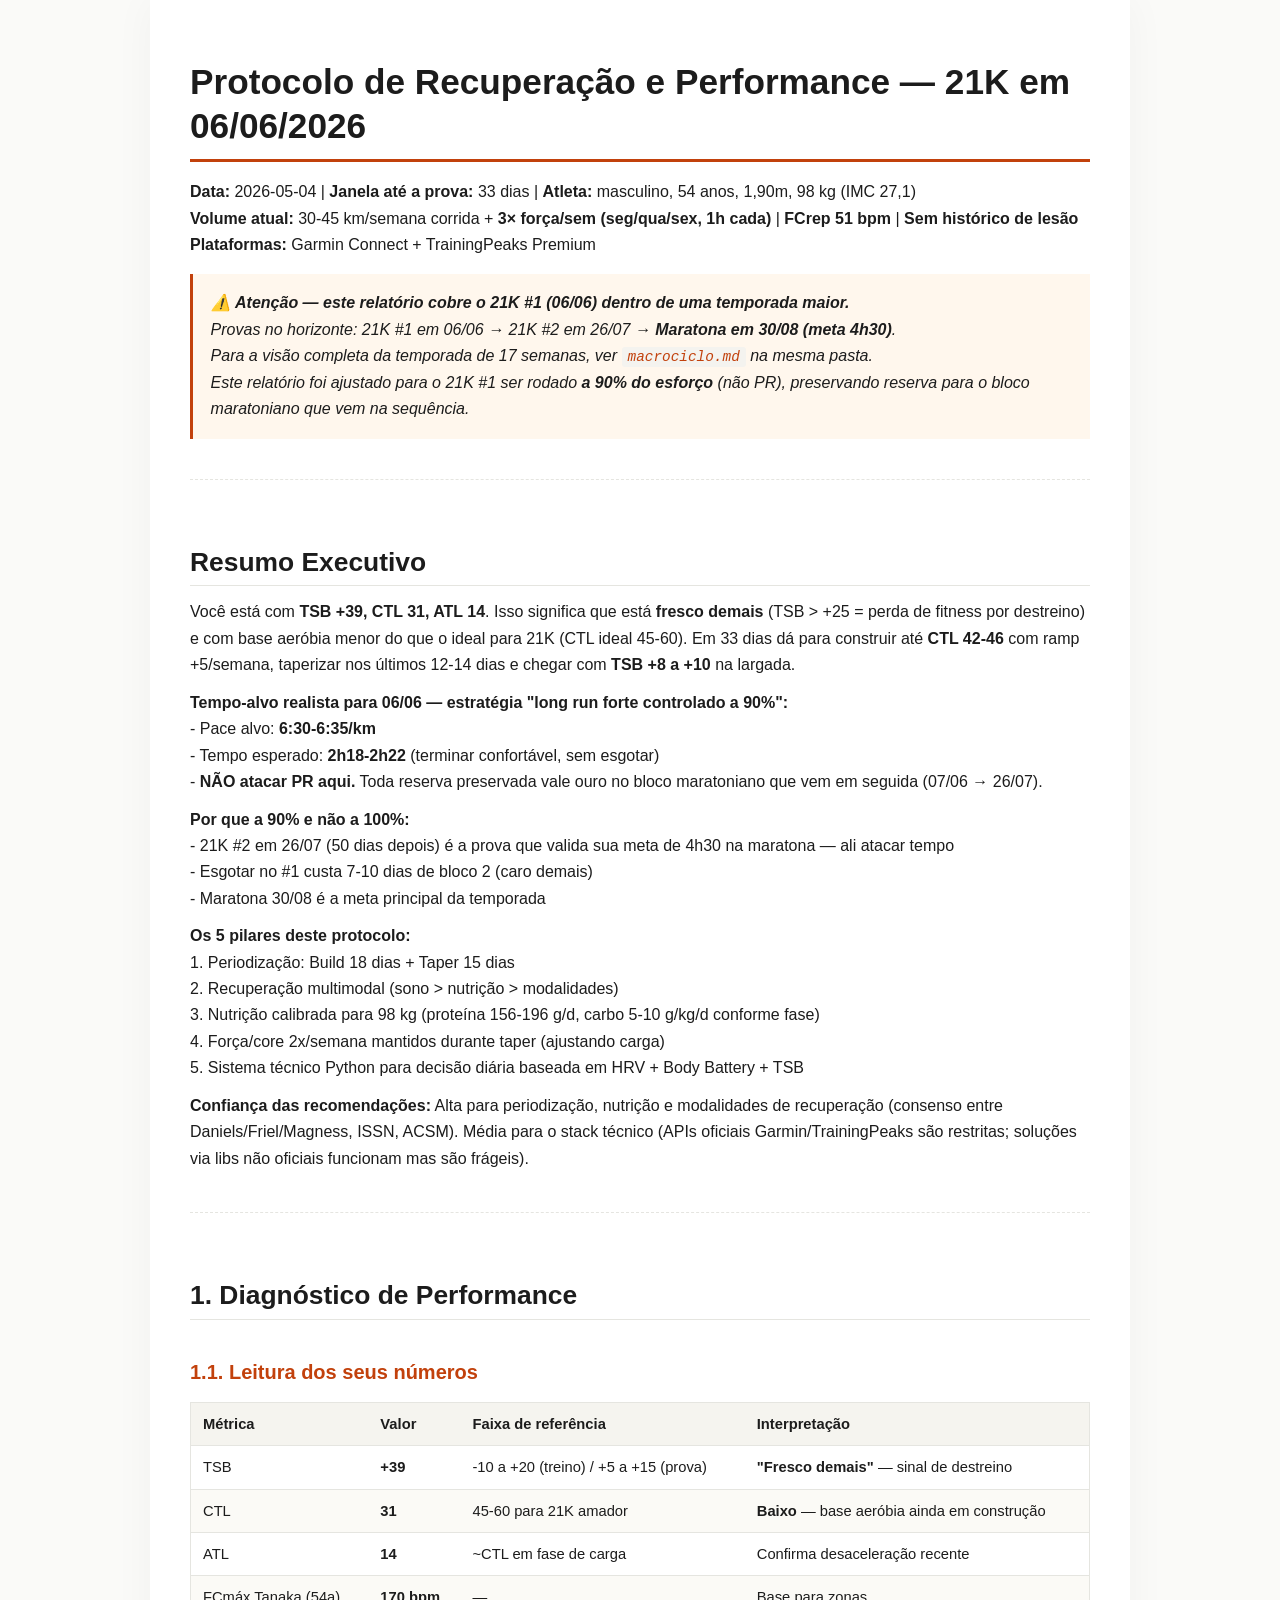
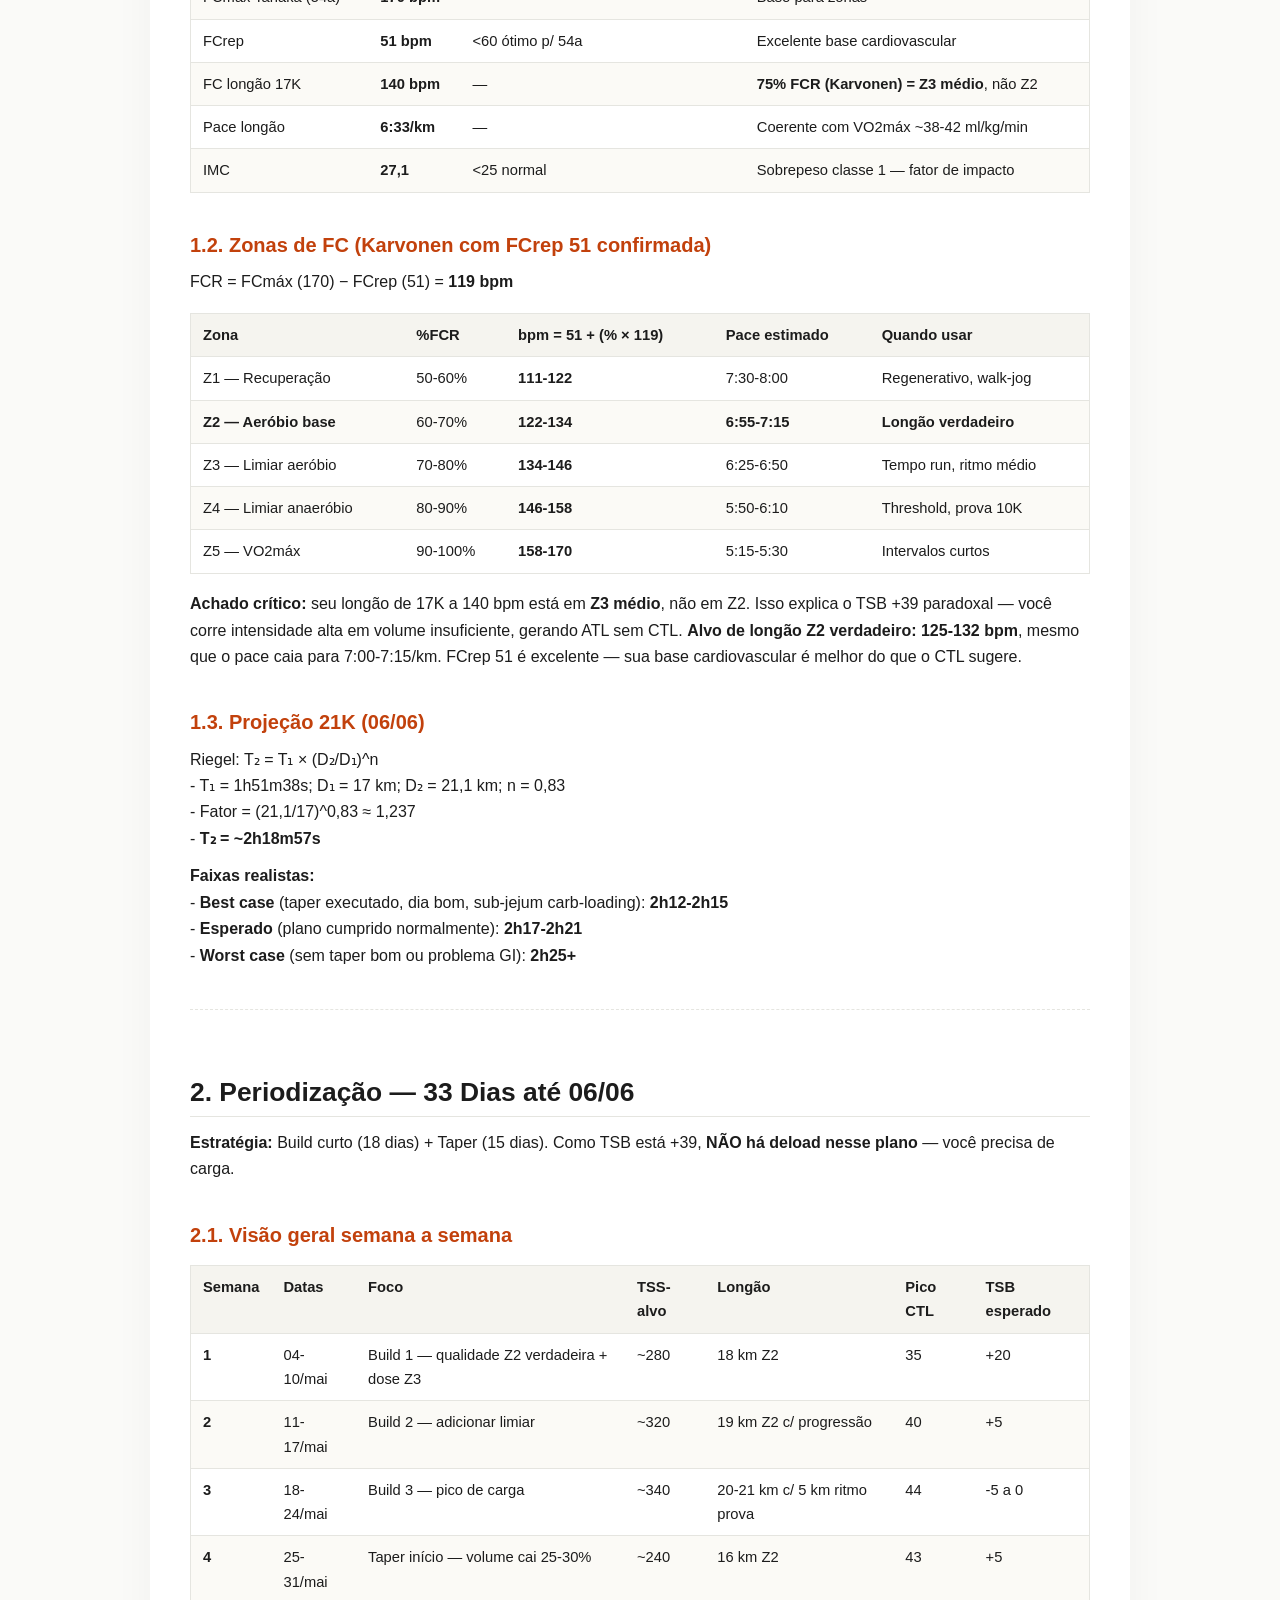
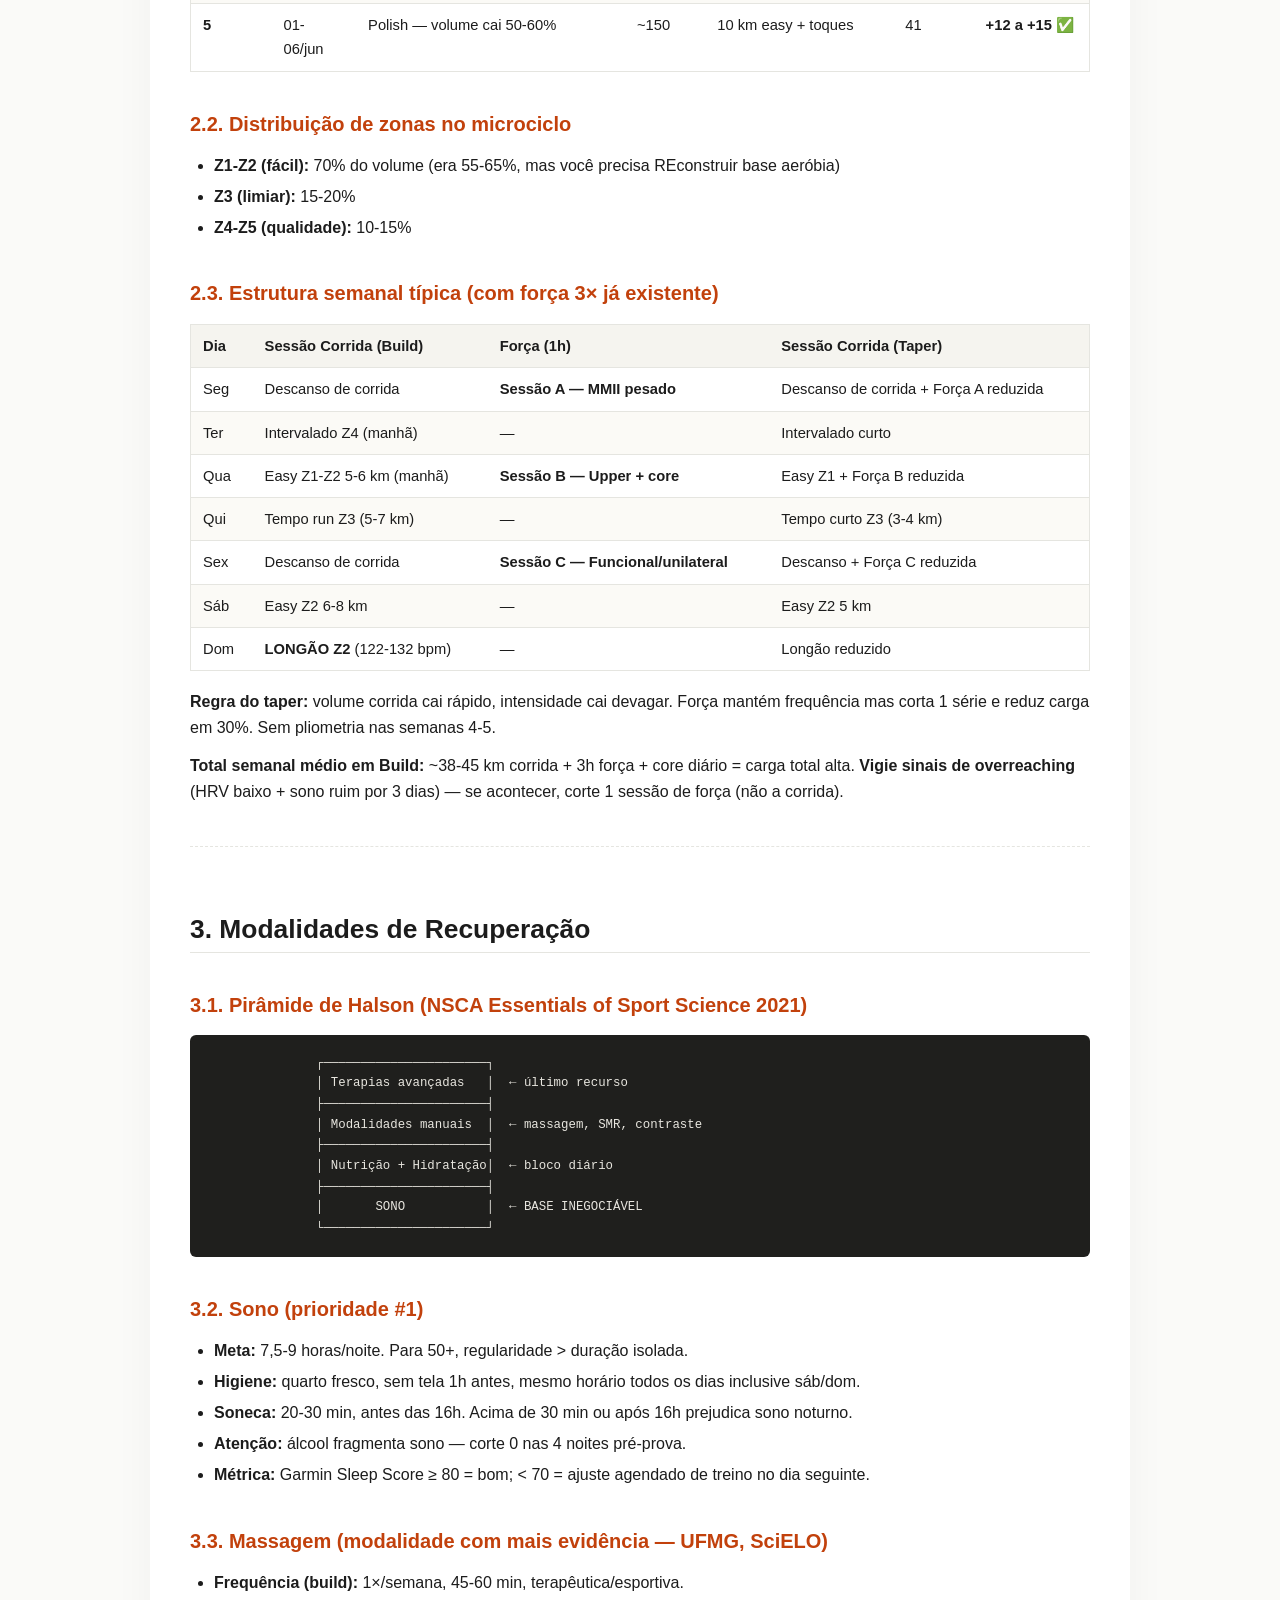
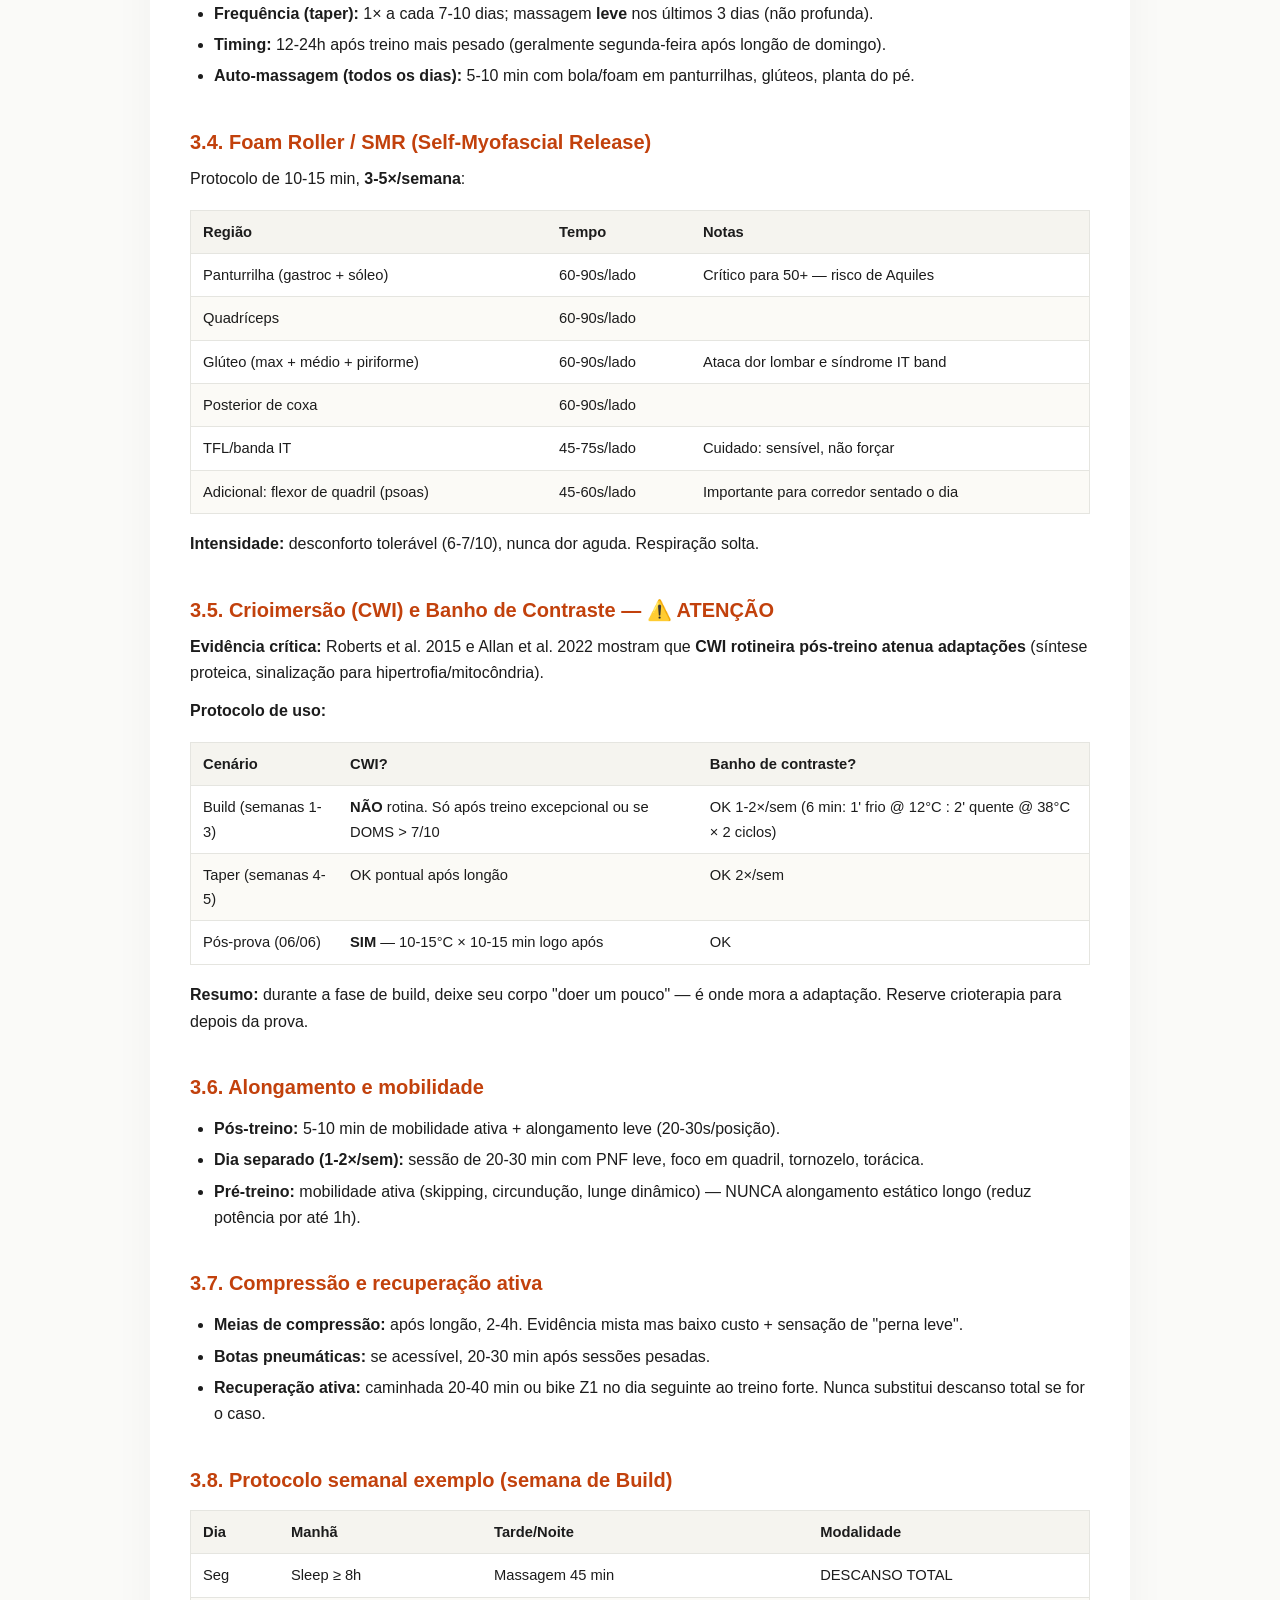
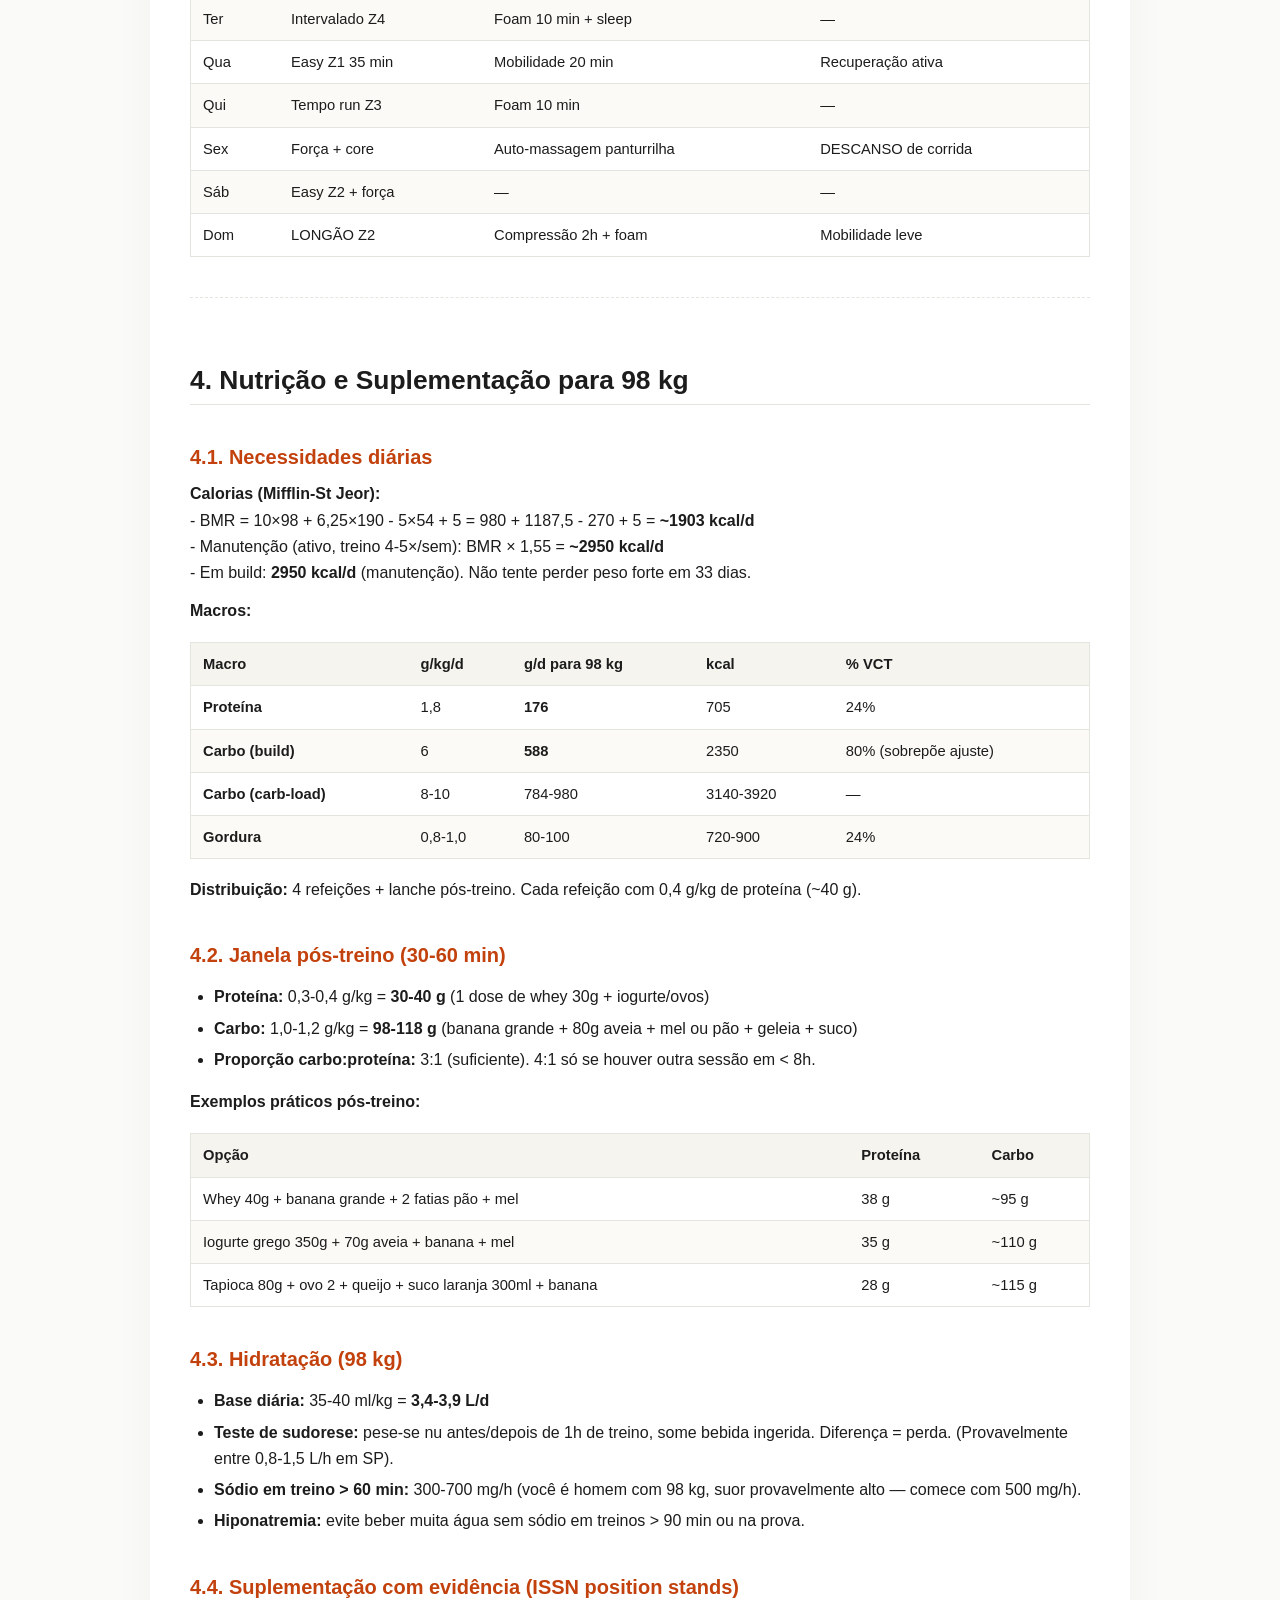
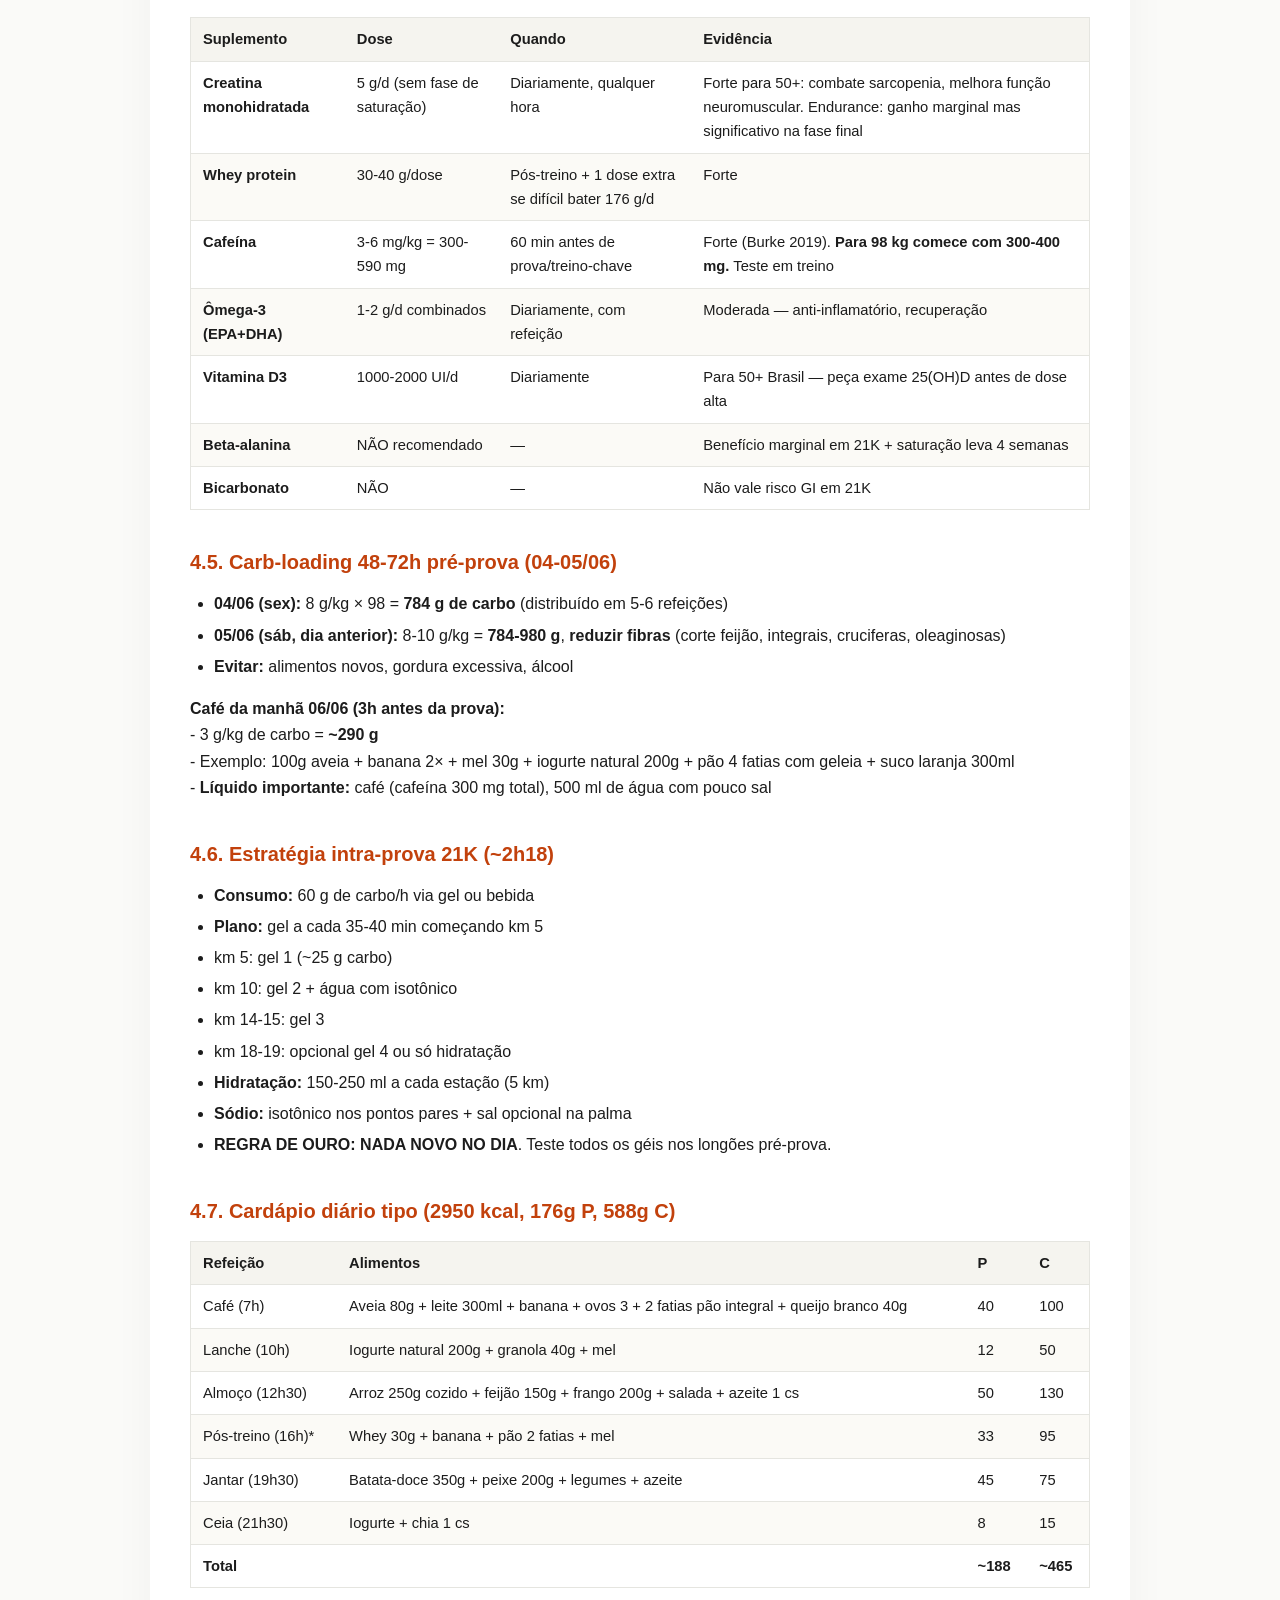
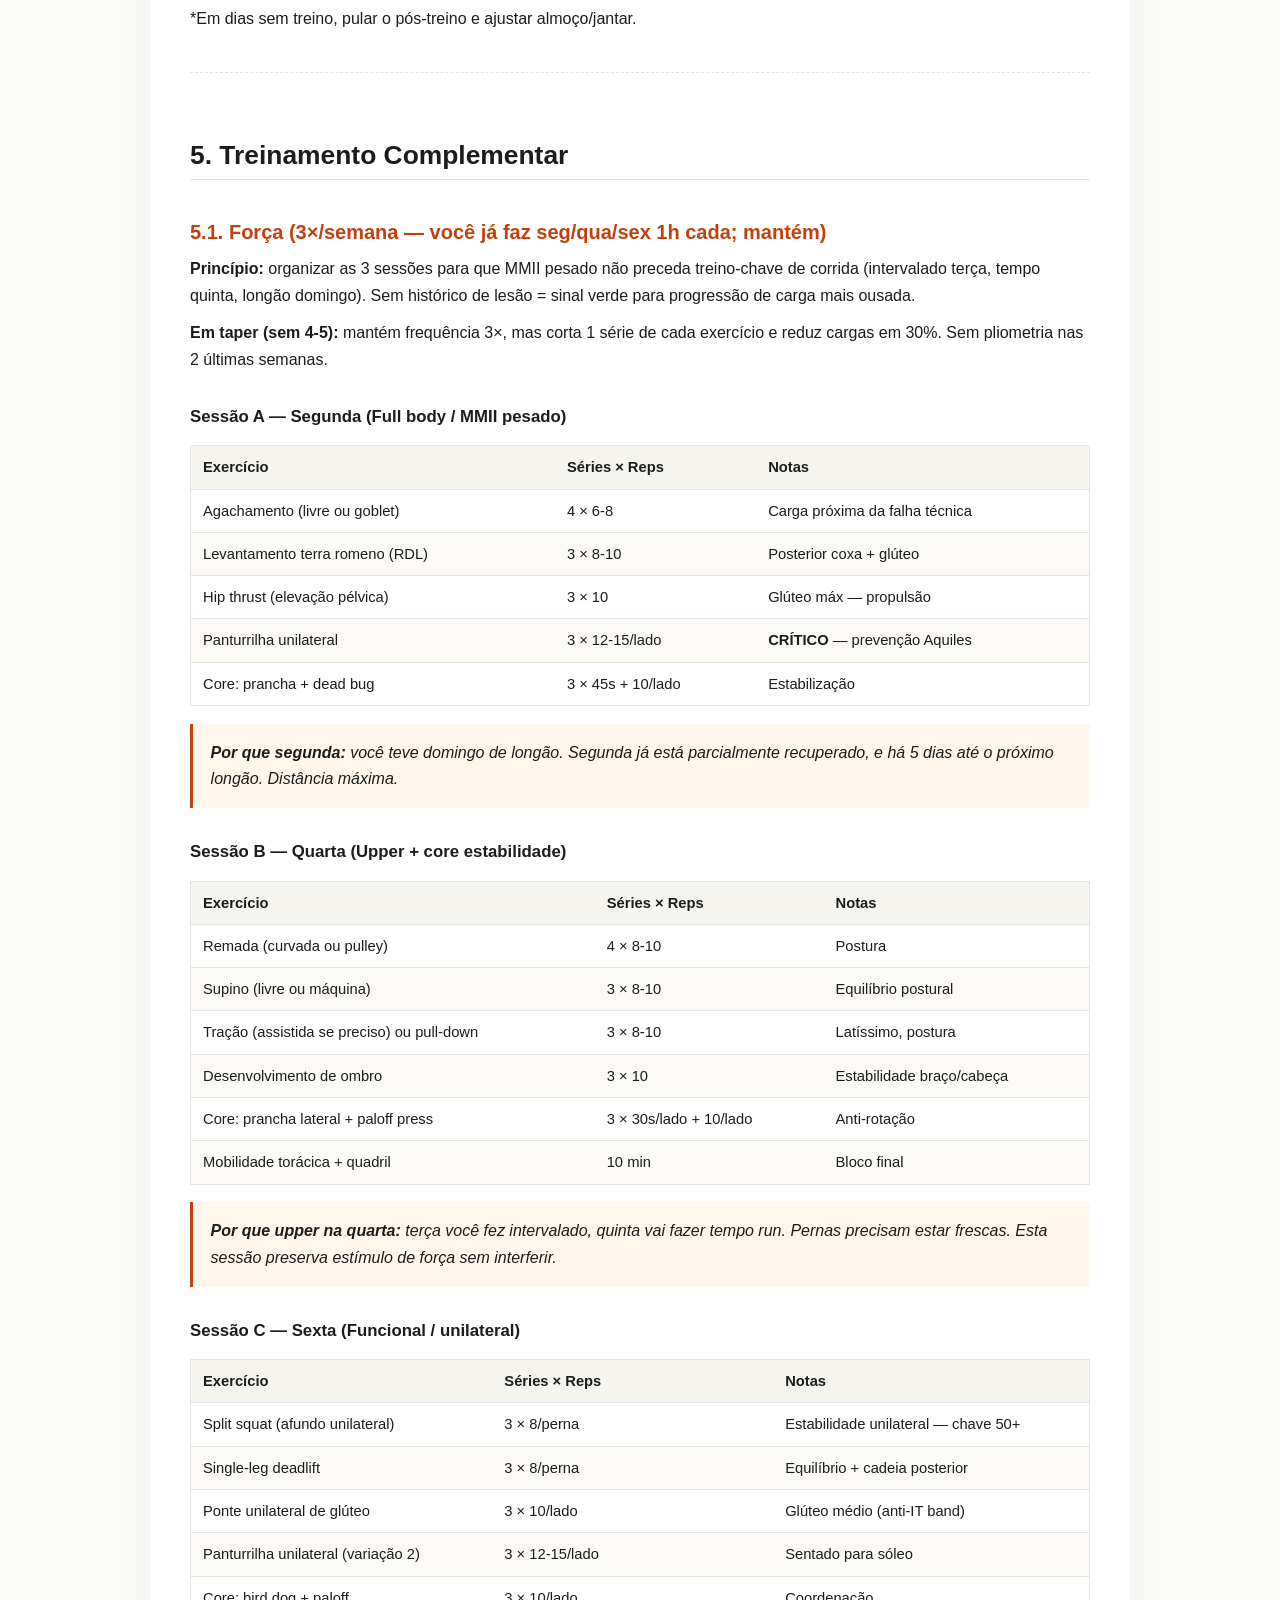
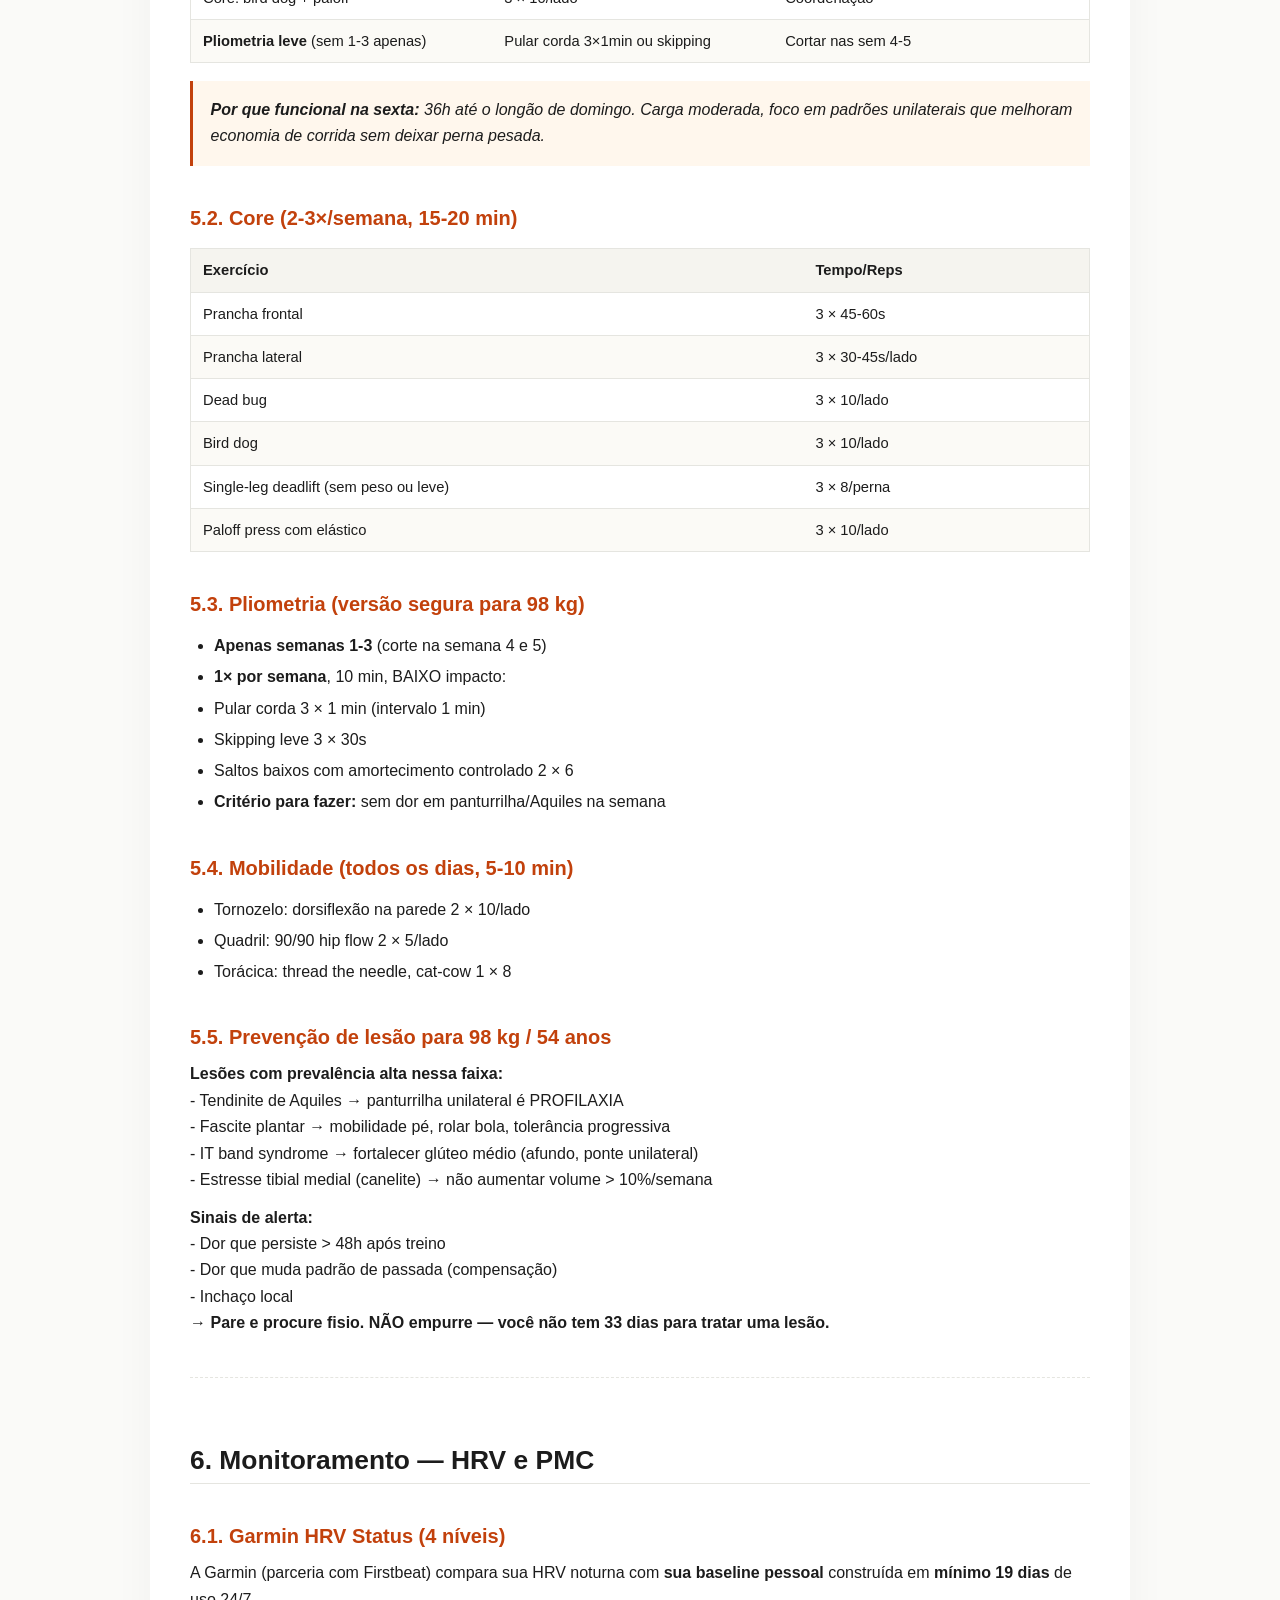
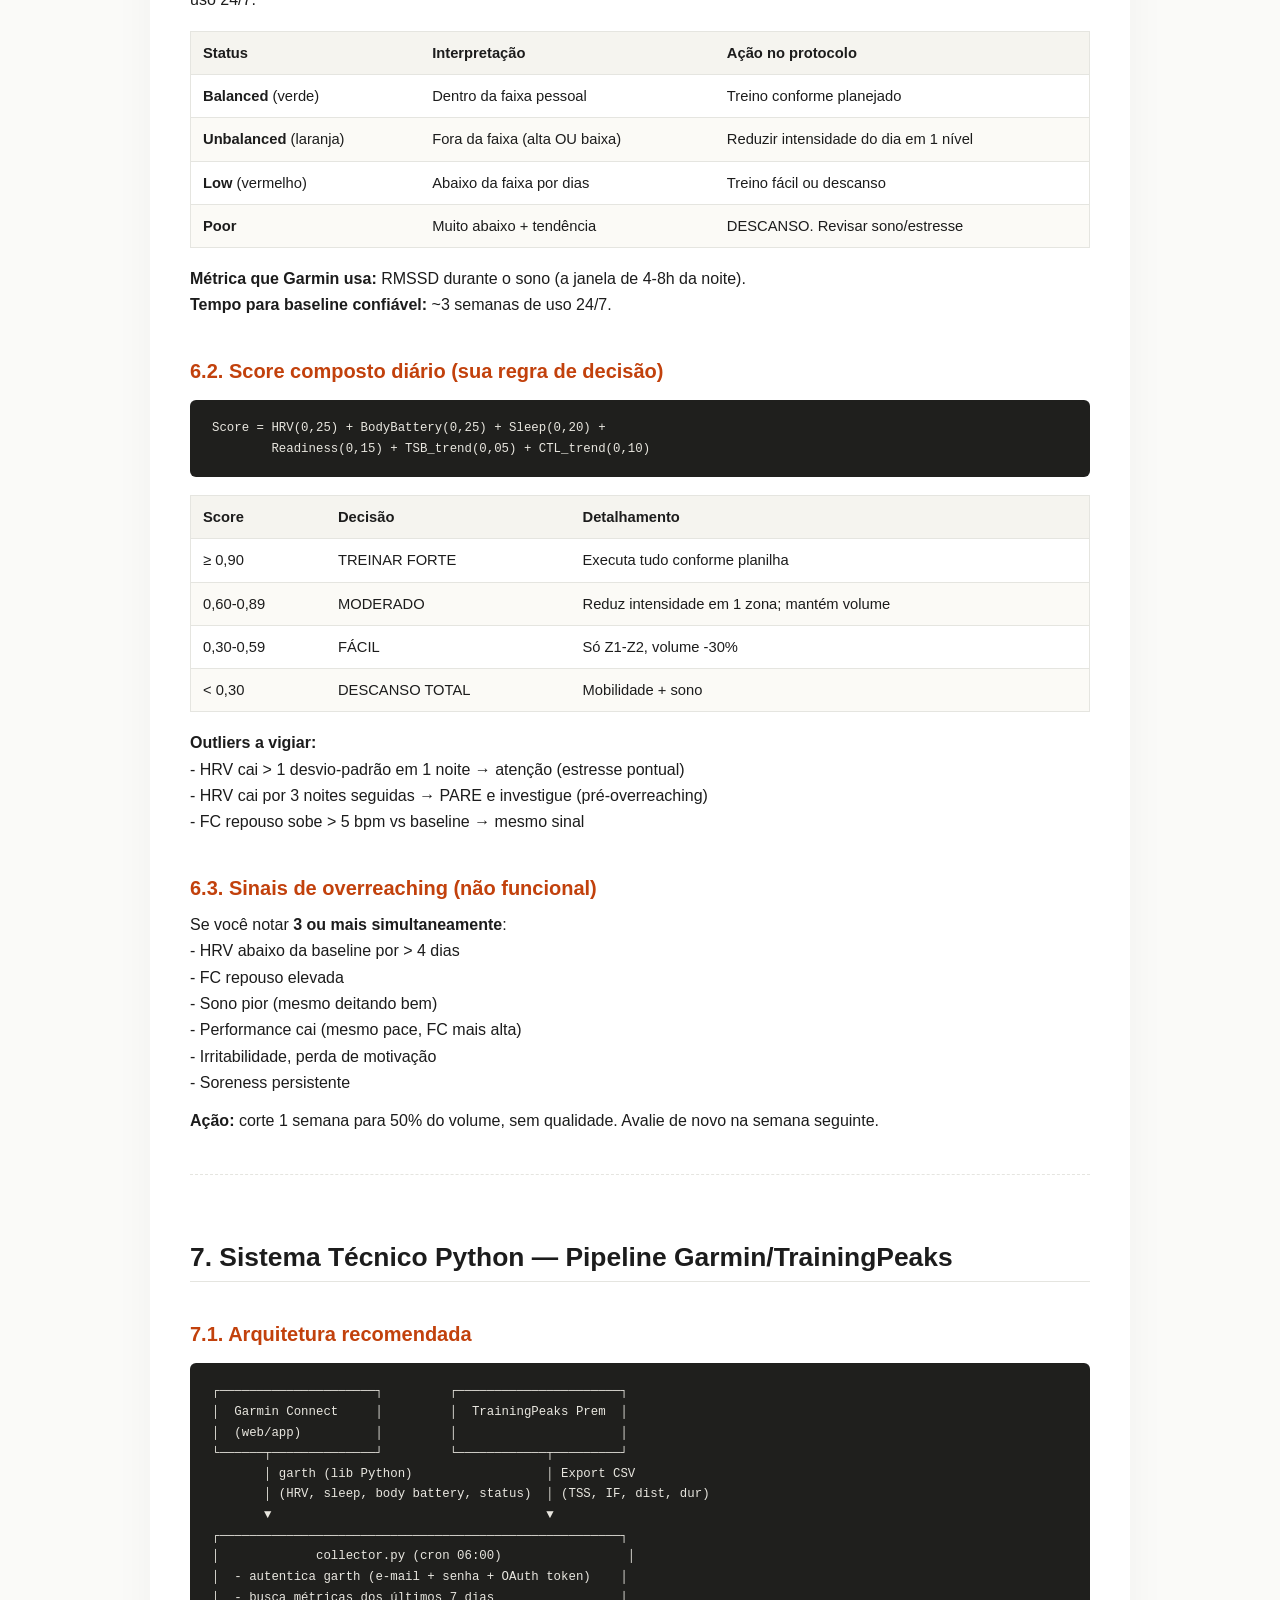
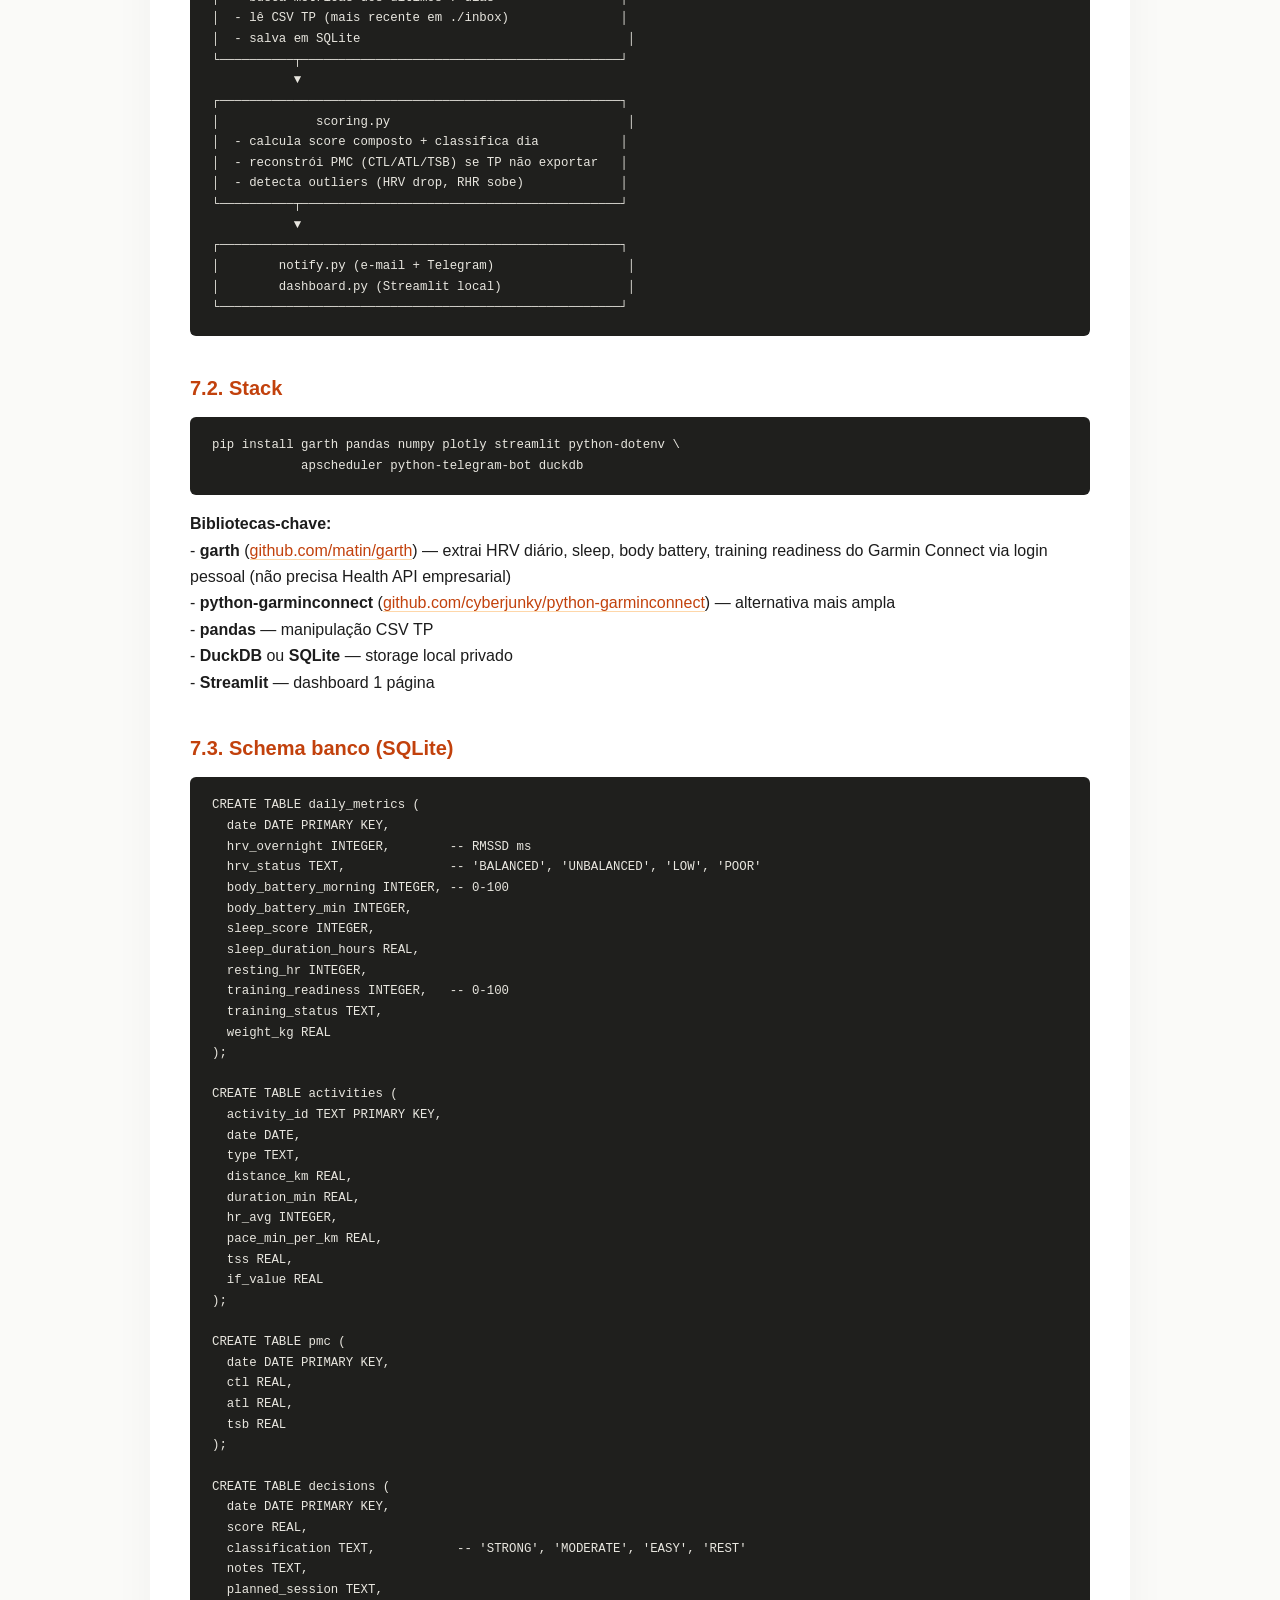
<file: 2026-05-04-protocolo-recuperacao-corrida-rua-amador/relatorio.html>
<!DOCTYPE html>
<html lang="pt-BR">
<head>
<meta charset="UTF-8">
<meta name="viewport" content="width=device-width, initial-scale=1.0">
<title>Protocolo Recuperacao 21K - 06/06/2026</title>
<style>
:root {
  --bg: #fafaf8; --panel: #ffffff; --ink: #1c1c1c; --muted: #6b6b6b;
  --accent: #c2410c; --accent-soft: #fed7aa; --line: #e5e5e0; --code-bg: #f4f3ef;
}
* { box-sizing: border-box; }
body {
  font-family: -apple-system, BlinkMacSystemFont, "Segoe UI", "Helvetica Neue", Arial, sans-serif;
  background: var(--bg); color: var(--ink); margin: 0; padding: 0;
  line-height: 1.65; font-size: 16px;
}
.wrapper {
  max-width: 980px; margin: 0 auto; padding: 60px 40px 100px;
  background: var(--panel); box-shadow: 0 0 40px rgba(0,0,0,0.04);
}
h1, h2, h3, h4 { font-weight: 700; line-height: 1.25; color: var(--ink); margin-top: 2em; margin-bottom: 0.5em; }
h1 { font-size: 2.2em; border-bottom: 3px solid var(--accent); padding-bottom: 0.3em; margin-top: 0; }
h2 { font-size: 1.65em; border-bottom: 1px solid var(--line); padding-bottom: 0.25em; margin-top: 2.5em; }
h3 { font-size: 1.25em; color: var(--accent); }
h4 { font-size: 1.05em; }
p { margin: 0.7em 0; }
a { color: var(--accent); text-decoration: none; border-bottom: 1px solid var(--accent-soft); }
a:hover { background: var(--accent-soft); }
strong { color: var(--ink); font-weight: 700; }
em { color: var(--muted); }
hr { border: 0; border-top: 1px dashed var(--line); margin: 2.5em 0; }
ul, ol { padding-left: 1.5em; }
li { margin: 0.3em 0; }
table { border-collapse: collapse; width: 100%; margin: 1.2em 0; font-size: 0.92em; background: var(--panel); border: 1px solid var(--line); }
thead { background: #f5f4ef; }
th, td { padding: 9px 12px; text-align: left; border-bottom: 1px solid var(--line); vertical-align: top; }
th { font-weight: 700; color: var(--ink); }
tr:nth-child(even) td { background: #fbfaf6; }
tr:hover td { background: #fff7ed; }
code { background: var(--code-bg); padding: 2px 6px; border-radius: 3px; font-family: "SF Mono", Consolas, monospace; font-size: 0.9em; color: var(--accent); }
pre { background: #1f1f1d; color: #e8e6df; padding: 18px 22px; border-radius: 6px; overflow-x: auto; font-size: 0.86em; line-height: 1.5; margin: 1.2em 0; }
pre code { background: none; color: inherit; padding: 0; }
blockquote { border-left: 3px solid var(--accent); background: #fff7ed; margin: 1em 0; padding: 0.6em 1.1em; color: var(--ink); font-style: italic; }
blockquote p { margin: 0.4em 0; }
.toc { display: none; }
@media (max-width: 768px) {
  .wrapper { padding: 30px 18px 60px; }
  h1 { font-size: 1.7em; } h2 { font-size: 1.3em; }
  table { font-size: 0.82em; } th, td { padding: 6px 8px; }
}
@media print {
  body { background: white; }
  .wrapper { box-shadow: none; padding: 20px; max-width: 100%; }
  h2 { page-break-after: avoid; }
  table, pre, blockquote { page-break-inside: avoid; }
}
</style>
</head>
<body>
<div class="wrapper">
<h1 id="protocolo-de-recuperacao-e-performance-21k-em-06062026">Protocolo de Recuperação e Performance — 21K em 06/06/2026</h1>
<p><strong>Data:</strong> 2026-05-04 | <strong>Janela até a prova:</strong> 33 dias | <strong>Atleta:</strong> masculino, 54 anos, 1,90m, 98 kg (IMC 27,1)<br />
<strong>Volume atual:</strong> 30-45 km/semana corrida + <strong>3× força/sem (seg/qua/sex, 1h cada)</strong> | <strong>FCrep 51 bpm</strong> | <strong>Sem histórico de lesão</strong><br />
<strong>Plataformas:</strong> Garmin Connect + TrainingPeaks Premium</p>
<blockquote>
<p>⚠️ <strong>Atenção — este relatório cobre o 21K #1 (06/06) dentro de uma temporada maior.</strong><br />
Provas no horizonte: 21K #1 em 06/06 → 21K #2 em 26/07 → <strong>Maratona em 30/08 (meta 4h30)</strong>.<br />
Para a visão completa da temporada de 17 semanas, ver <code>macrociclo.md</code> na mesma pasta.<br />
Este relatório foi ajustado para o 21K #1 ser rodado <strong>a 90% do esforço</strong> (não PR), preservando reserva para o bloco maratoniano que vem na sequência.</p>
</blockquote>
<hr />
<h2 id="resumo-executivo">Resumo Executivo</h2>
<p>Você está com <strong>TSB +39, CTL 31, ATL 14</strong>. Isso significa que está <strong>fresco demais</strong> (TSB &gt; +25 = perda de fitness por destreino) e com base aeróbia menor do que o ideal para 21K (CTL ideal 45-60). Em 33 dias dá para construir até <strong>CTL 42-46</strong> com ramp +5/semana, taperizar nos últimos 12-14 dias e chegar com <strong>TSB +8 a +10</strong> na largada.</p>
<p><strong>Tempo-alvo realista para 06/06 — estratégia "long run forte controlado a 90%":</strong><br />
- Pace alvo: <strong>6:30-6:35/km</strong><br />
- Tempo esperado: <strong>2h18-2h22</strong> (terminar confortável, sem esgotar)<br />
- <strong>NÃO atacar PR aqui.</strong> Toda reserva preservada vale ouro no bloco maratoniano que vem em seguida (07/06 → 26/07).</p>
<p><strong>Por que a 90% e não a 100%:</strong><br />
- 21K #2 em 26/07 (50 dias depois) é a prova que valida sua meta de 4h30 na maratona — ali atacar tempo<br />
- Esgotar no #1 custa 7-10 dias de bloco 2 (caro demais)<br />
- Maratona 30/08 é a meta principal da temporada</p>
<p><strong>Os 5 pilares deste protocolo:</strong><br />
1. Periodização: Build 18 dias + Taper 15 dias<br />
2. Recuperação multimodal (sono &gt; nutrição &gt; modalidades)<br />
3. Nutrição calibrada para 98 kg (proteína 156-196 g/d, carbo 5-10 g/kg/d conforme fase)<br />
4. Força/core 2x/semana mantidos durante taper (ajustando carga)<br />
5. Sistema técnico Python para decisão diária baseada em HRV + Body Battery + TSB</p>
<p><strong>Confiança das recomendações:</strong> Alta para periodização, nutrição e modalidades de recuperação (consenso entre Daniels/Friel/Magness, ISSN, ACSM). Média para o stack técnico (APIs oficiais Garmin/TrainingPeaks são restritas; soluções via libs não oficiais funcionam mas são frágeis).</p>
<hr />
<h2 id="1-diagnostico-de-performance">1. Diagnóstico de Performance</h2>
<h3 id="11-leitura-dos-seus-numeros">1.1. Leitura dos seus números</h3>
<table>
<thead>
<tr>
<th>Métrica</th>
<th>Valor</th>
<th>Faixa de referência</th>
<th>Interpretação</th>
</tr>
</thead>
<tbody>
<tr>
<td>TSB</td>
<td><strong>+39</strong></td>
<td>-10 a +20 (treino) / +5 a +15 (prova)</td>
<td><strong>"Fresco demais"</strong> — sinal de destreino</td>
</tr>
<tr>
<td>CTL</td>
<td><strong>31</strong></td>
<td>45-60 para 21K amador</td>
<td><strong>Baixo</strong> — base aeróbia ainda em construção</td>
</tr>
<tr>
<td>ATL</td>
<td><strong>14</strong></td>
<td>~CTL em fase de carga</td>
<td>Confirma desaceleração recente</td>
</tr>
<tr>
<td>FCmáx Tanaka (54a)</td>
<td><strong>170 bpm</strong></td>
<td>—</td>
<td>Base para zonas</td>
</tr>
<tr>
<td>FCrep</td>
<td><strong>51 bpm</strong></td>
<td>&lt;60 ótimo p/ 54a</td>
<td>Excelente base cardiovascular</td>
</tr>
<tr>
<td>FC longão 17K</td>
<td><strong>140 bpm</strong></td>
<td>—</td>
<td><strong>75% FCR (Karvonen) = Z3 médio</strong>, não Z2</td>
</tr>
<tr>
<td>Pace longão</td>
<td><strong>6:33/km</strong></td>
<td>—</td>
<td>Coerente com VO2máx ~38-42 ml/kg/min</td>
</tr>
<tr>
<td>IMC</td>
<td><strong>27,1</strong></td>
<td>&lt;25 normal</td>
<td>Sobrepeso classe 1 — fator de impacto</td>
</tr>
</tbody>
</table>
<h3 id="12-zonas-de-fc-karvonen-com-fcrep-51-confirmada">1.2. Zonas de FC (Karvonen com FCrep 51 confirmada)</h3>
<p>FCR = FCmáx (170) − FCrep (51) = <strong>119 bpm</strong></p>
<table>
<thead>
<tr>
<th>Zona</th>
<th>%FCR</th>
<th>bpm = 51 + (% × 119)</th>
<th>Pace estimado</th>
<th>Quando usar</th>
</tr>
</thead>
<tbody>
<tr>
<td>Z1 — Recuperação</td>
<td>50-60%</td>
<td><strong>111-122</strong></td>
<td>7:30-8:00</td>
<td>Regenerativo, walk-jog</td>
</tr>
<tr>
<td><strong>Z2 — Aeróbio base</strong></td>
<td>60-70%</td>
<td><strong>122-134</strong></td>
<td><strong>6:55-7:15</strong></td>
<td><strong>Longão verdadeiro</strong></td>
</tr>
<tr>
<td>Z3 — Limiar aeróbio</td>
<td>70-80%</td>
<td><strong>134-146</strong></td>
<td>6:25-6:50</td>
<td>Tempo run, ritmo médio</td>
</tr>
<tr>
<td>Z4 — Limiar anaeróbio</td>
<td>80-90%</td>
<td><strong>146-158</strong></td>
<td>5:50-6:10</td>
<td>Threshold, prova 10K</td>
</tr>
<tr>
<td>Z5 — VO2máx</td>
<td>90-100%</td>
<td><strong>158-170</strong></td>
<td>5:15-5:30</td>
<td>Intervalos curtos</td>
</tr>
</tbody>
</table>
<p><strong>Achado crítico:</strong> seu longão de 17K a 140 bpm está em <strong>Z3 médio</strong>, não em Z2. Isso explica o TSB +39 paradoxal — você corre intensidade alta em volume insuficiente, gerando ATL sem CTL. <strong>Alvo de longão Z2 verdadeiro: 125-132 bpm</strong>, mesmo que o pace caia para 7:00-7:15/km. FCrep 51 é excelente — sua base cardiovascular é melhor do que o CTL sugere.</p>
<h3 id="13-projecao-21k-0606">1.3. Projeção 21K (06/06)</h3>
<p>Riegel: T₂ = T₁ × (D₂/D₁)^n<br />
- T₁ = 1h51m38s; D₁ = 17 km; D₂ = 21,1 km; n = 0,83<br />
- Fator = (21,1/17)^0,83 ≈ 1,237<br />
- <strong>T₂ = ~2h18m57s</strong></p>
<p><strong>Faixas realistas:</strong><br />
- <strong>Best case</strong> (taper executado, dia bom, sub-jejum carb-loading): <strong>2h12-2h15</strong><br />
- <strong>Esperado</strong> (plano cumprido normalmente): <strong>2h17-2h21</strong><br />
- <strong>Worst case</strong> (sem taper bom ou problema GI): <strong>2h25+</strong></p>
<hr />
<h2 id="2-periodizacao-33-dias-ate-0606">2. Periodização — 33 Dias até 06/06</h2>
<p><strong>Estratégia:</strong> Build curto (18 dias) + Taper (15 dias). Como TSB está +39, <strong>NÃO há deload nesse plano</strong> — você precisa de carga.</p>
<h3 id="21-visao-geral-semana-a-semana">2.1. Visão geral semana a semana</h3>
<table>
<thead>
<tr>
<th>Semana</th>
<th>Datas</th>
<th>Foco</th>
<th>TSS-alvo</th>
<th>Longão</th>
<th>Pico CTL</th>
<th>TSB esperado</th>
</tr>
</thead>
<tbody>
<tr>
<td><strong>1</strong></td>
<td>04-10/mai</td>
<td>Build 1 — qualidade Z2 verdadeira + dose Z3</td>
<td>~280</td>
<td>18 km Z2</td>
<td>35</td>
<td>+20</td>
</tr>
<tr>
<td><strong>2</strong></td>
<td>11-17/mai</td>
<td>Build 2 — adicionar limiar</td>
<td>~320</td>
<td>19 km Z2 c/ progressão</td>
<td>40</td>
<td>+5</td>
</tr>
<tr>
<td><strong>3</strong></td>
<td>18-24/mai</td>
<td>Build 3 — pico de carga</td>
<td>~340</td>
<td>20-21 km c/ 5 km ritmo prova</td>
<td>44</td>
<td>-5 a 0</td>
</tr>
<tr>
<td><strong>4</strong></td>
<td>25-31/mai</td>
<td>Taper início — volume cai 25-30%</td>
<td>~240</td>
<td>16 km Z2</td>
<td>43</td>
<td>+5</td>
</tr>
<tr>
<td><strong>5</strong></td>
<td>01-06/jun</td>
<td>Polish — volume cai 50-60%</td>
<td>~150</td>
<td>10 km easy + toques</td>
<td>41</td>
<td><strong>+12 a +15</strong> ✅</td>
</tr>
</tbody>
</table>
<h3 id="22-distribuicao-de-zonas-no-microciclo">2.2. Distribuição de zonas no microciclo</h3>
<ul>
<li><strong>Z1-Z2 (fácil):</strong> 70% do volume (era 55-65%, mas você precisa REconstruir base aeróbia)</li>
<li><strong>Z3 (limiar):</strong> 15-20%</li>
<li><strong>Z4-Z5 (qualidade):</strong> 10-15%</li>
</ul>
<h3 id="23-estrutura-semanal-tipica-com-forca-3-ja-existente">2.3. Estrutura semanal típica (com força 3× já existente)</h3>
<table>
<thead>
<tr>
<th>Dia</th>
<th>Sessão Corrida (Build)</th>
<th>Força (1h)</th>
<th>Sessão Corrida (Taper)</th>
</tr>
</thead>
<tbody>
<tr>
<td>Seg</td>
<td>Descanso de corrida</td>
<td><strong>Sessão A — MMII pesado</strong></td>
<td>Descanso de corrida + Força A reduzida</td>
</tr>
<tr>
<td>Ter</td>
<td>Intervalado Z4 (manhã)</td>
<td>—</td>
<td>Intervalado curto</td>
</tr>
<tr>
<td>Qua</td>
<td>Easy Z1-Z2 5-6 km (manhã)</td>
<td><strong>Sessão B — Upper + core</strong></td>
<td>Easy Z1 + Força B reduzida</td>
</tr>
<tr>
<td>Qui</td>
<td>Tempo run Z3 (5-7 km)</td>
<td>—</td>
<td>Tempo curto Z3 (3-4 km)</td>
</tr>
<tr>
<td>Sex</td>
<td>Descanso de corrida</td>
<td><strong>Sessão C — Funcional/unilateral</strong></td>
<td>Descanso + Força C reduzida</td>
</tr>
<tr>
<td>Sáb</td>
<td>Easy Z2 6-8 km</td>
<td>—</td>
<td>Easy Z2 5 km</td>
</tr>
<tr>
<td>Dom</td>
<td><strong>LONGÃO Z2</strong> (122-132 bpm)</td>
<td>—</td>
<td>Longão reduzido</td>
</tr>
</tbody>
</table>
<p><strong>Regra do taper:</strong> volume corrida cai rápido, intensidade cai devagar. Força mantém frequência mas corta 1 série e reduz carga em 30%. Sem pliometria nas semanas 4-5.</p>
<p><strong>Total semanal médio em Build:</strong> ~38-45 km corrida + 3h força + core diário = carga total alta. <strong>Vigie sinais de overreaching</strong> (HRV baixo + sono ruim por 3 dias) — se acontecer, corte 1 sessão de força (não a corrida).</p>
<hr />
<h2 id="3-modalidades-de-recuperacao">3. Modalidades de Recuperação</h2>
<h3 id="31-piramide-de-halson-nsca-essentials-of-sport-science-2021">3.1. Pirâmide de Halson (NSCA Essentials of Sport Science 2021)</h3>
<pre><code>              ┌──────────────────────┐
              │ Terapias avançadas   │  ← último recurso
              ├──────────────────────┤
              │ Modalidades manuais  │  ← massagem, SMR, contraste
              ├──────────────────────┤
              │ Nutrição + Hidratação│  ← bloco diário
              ├──────────────────────┤
              │       SONO           │  ← BASE INEGOCIÁVEL
              └──────────────────────┘
</code></pre>
<h3 id="32-sono-prioridade-1">3.2. Sono (prioridade #1)</h3>
<ul>
<li><strong>Meta:</strong> 7,5-9 horas/noite. Para 50+, regularidade &gt; duração isolada.</li>
<li><strong>Higiene:</strong> quarto fresco, sem tela 1h antes, mesmo horário todos os dias inclusive sáb/dom.</li>
<li><strong>Soneca:</strong> 20-30 min, antes das 16h. Acima de 30 min ou após 16h prejudica sono noturno.</li>
<li><strong>Atenção:</strong> álcool fragmenta sono — corte 0 nas 4 noites pré-prova.</li>
<li><strong>Métrica:</strong> Garmin Sleep Score ≥ 80 = bom; &lt; 70 = ajuste agendado de treino no dia seguinte.</li>
</ul>
<h3 id="33-massagem-modalidade-com-mais-evidencia-ufmg-scielo">3.3. Massagem (modalidade com mais evidência — UFMG, SciELO)</h3>
<ul>
<li><strong>Frequência (build):</strong> 1×/semana, 45-60 min, terapêutica/esportiva.</li>
<li><strong>Frequência (taper):</strong> 1× a cada 7-10 dias; massagem <strong>leve</strong> nos últimos 3 dias (não profunda).</li>
<li><strong>Timing:</strong> 12-24h após treino mais pesado (geralmente segunda-feira após longão de domingo).</li>
<li><strong>Auto-massagem (todos os dias):</strong> 5-10 min com bola/foam em panturrilhas, glúteos, planta do pé.</li>
</ul>
<h3 id="34-foam-roller-smr-self-myofascial-release">3.4. Foam Roller / SMR (Self-Myofascial Release)</h3>
<p>Protocolo de 10-15 min, <strong>3-5×/semana</strong>:</p>
<table>
<thead>
<tr>
<th>Região</th>
<th>Tempo</th>
<th>Notas</th>
</tr>
</thead>
<tbody>
<tr>
<td>Panturrilha (gastroc + sóleo)</td>
<td>60-90s/lado</td>
<td>Crítico para 50+ — risco de Aquiles</td>
</tr>
<tr>
<td>Quadríceps</td>
<td>60-90s/lado</td>
<td></td>
</tr>
<tr>
<td>Glúteo (max + médio + piriforme)</td>
<td>60-90s/lado</td>
<td>Ataca dor lombar e síndrome IT band</td>
</tr>
<tr>
<td>Posterior de coxa</td>
<td>60-90s/lado</td>
<td></td>
</tr>
<tr>
<td>TFL/banda IT</td>
<td>45-75s/lado</td>
<td>Cuidado: sensível, não forçar</td>
</tr>
<tr>
<td>Adicional: flexor de quadril (psoas)</td>
<td>45-60s/lado</td>
<td>Importante para corredor sentado o dia</td>
</tr>
</tbody>
</table>
<p><strong>Intensidade:</strong> desconforto tolerável (6-7/10), nunca dor aguda. Respiração solta.</p>
<h3 id="35-crioimersao-cwi-e-banho-de-contraste-atencao">3.5. Crioimersão (CWI) e Banho de Contraste — ⚠️ ATENÇÃO</h3>
<p><strong>Evidência crítica:</strong> Roberts et al. 2015 e Allan et al. 2022 mostram que <strong>CWI rotineira pós-treino atenua adaptações</strong> (síntese proteica, sinalização para hipertrofia/mitocôndria).</p>
<p><strong>Protocolo de uso:</strong></p>
<table>
<thead>
<tr>
<th>Cenário</th>
<th>CWI?</th>
<th>Banho de contraste?</th>
</tr>
</thead>
<tbody>
<tr>
<td>Build (semanas 1-3)</td>
<td><strong>NÃO</strong> rotina. Só após treino excepcional ou se DOMS &gt; 7/10</td>
<td>OK 1-2×/sem (6 min: 1' frio @ 12°C : 2' quente @ 38°C × 2 ciclos)</td>
</tr>
<tr>
<td>Taper (semanas 4-5)</td>
<td>OK pontual após longão</td>
<td>OK 2×/sem</td>
</tr>
<tr>
<td>Pós-prova (06/06)</td>
<td><strong>SIM</strong> — 10-15°C × 10-15 min logo após</td>
<td>OK</td>
</tr>
</tbody>
</table>
<p><strong>Resumo:</strong> durante a fase de build, deixe seu corpo "doer um pouco" — é onde mora a adaptação. Reserve crioterapia para depois da prova.</p>
<h3 id="36-alongamento-e-mobilidade">3.6. Alongamento e mobilidade</h3>
<ul>
<li><strong>Pós-treino:</strong> 5-10 min de mobilidade ativa + alongamento leve (20-30s/posição).</li>
<li><strong>Dia separado (1-2×/sem):</strong> sessão de 20-30 min com PNF leve, foco em quadril, tornozelo, torácica.</li>
<li><strong>Pré-treino:</strong> mobilidade ativa (skipping, circundução, lunge dinâmico) — NUNCA alongamento estático longo (reduz potência por até 1h).</li>
</ul>
<h3 id="37-compressao-e-recuperacao-ativa">3.7. Compressão e recuperação ativa</h3>
<ul>
<li><strong>Meias de compressão:</strong> após longão, 2-4h. Evidência mista mas baixo custo + sensação de "perna leve".</li>
<li><strong>Botas pneumáticas:</strong> se acessível, 20-30 min após sessões pesadas.</li>
<li><strong>Recuperação ativa:</strong> caminhada 20-40 min ou bike Z1 no dia seguinte ao treino forte. Nunca substitui descanso total se for o caso.</li>
</ul>
<h3 id="38-protocolo-semanal-exemplo-semana-de-build">3.8. Protocolo semanal exemplo (semana de Build)</h3>
<table>
<thead>
<tr>
<th>Dia</th>
<th>Manhã</th>
<th>Tarde/Noite</th>
<th>Modalidade</th>
</tr>
</thead>
<tbody>
<tr>
<td>Seg</td>
<td>Sleep ≥ 8h</td>
<td>Massagem 45 min</td>
<td>DESCANSO TOTAL</td>
</tr>
<tr>
<td>Ter</td>
<td>Intervalado Z4</td>
<td>Foam 10 min + sleep</td>
<td>—</td>
</tr>
<tr>
<td>Qua</td>
<td>Easy Z1 35 min</td>
<td>Mobilidade 20 min</td>
<td>Recuperação ativa</td>
</tr>
<tr>
<td>Qui</td>
<td>Tempo run Z3</td>
<td>Foam 10 min</td>
<td>—</td>
</tr>
<tr>
<td>Sex</td>
<td>Força + core</td>
<td>Auto-massagem panturrilha</td>
<td>DESCANSO de corrida</td>
</tr>
<tr>
<td>Sáb</td>
<td>Easy Z2 + força</td>
<td>—</td>
<td>—</td>
</tr>
<tr>
<td>Dom</td>
<td>LONGÃO Z2</td>
<td>Compressão 2h + foam</td>
<td>Mobilidade leve</td>
</tr>
</tbody>
</table>
<hr />
<h2 id="4-nutricao-e-suplementacao-para-98-kg">4. Nutrição e Suplementação para 98 kg</h2>
<h3 id="41-necessidades-diarias">4.1. Necessidades diárias</h3>
<p><strong>Calorias (Mifflin-St Jeor):</strong><br />
- BMR = 10×98 + 6,25×190 - 5×54 + 5 = 980 + 1187,5 - 270 + 5 = <strong>~1903 kcal/d</strong><br />
- Manutenção (ativo, treino 4-5×/sem): BMR × 1,55 = <strong>~2950 kcal/d</strong><br />
- Em build: <strong>2950 kcal/d</strong> (manutenção). Não tente perder peso forte em 33 dias.</p>
<p><strong>Macros:</strong></p>
<table>
<thead>
<tr>
<th>Macro</th>
<th>g/kg/d</th>
<th>g/d para 98 kg</th>
<th>kcal</th>
<th>% VCT</th>
</tr>
</thead>
<tbody>
<tr>
<td><strong>Proteína</strong></td>
<td>1,8</td>
<td><strong>176</strong></td>
<td>705</td>
<td>24%</td>
</tr>
<tr>
<td><strong>Carbo (build)</strong></td>
<td>6</td>
<td><strong>588</strong></td>
<td>2350</td>
<td>80% (sobrepõe ajuste)</td>
</tr>
<tr>
<td><strong>Carbo (carb-load)</strong></td>
<td>8-10</td>
<td>784-980</td>
<td>3140-3920</td>
<td>—</td>
</tr>
<tr>
<td><strong>Gordura</strong></td>
<td>0,8-1,0</td>
<td>80-100</td>
<td>720-900</td>
<td>24%</td>
</tr>
</tbody>
</table>
<p><strong>Distribuição:</strong> 4 refeições + lanche pós-treino. Cada refeição com 0,4 g/kg de proteína (~40 g).</p>
<h3 id="42-janela-pos-treino-30-60-min">4.2. Janela pós-treino (30-60 min)</h3>
<ul>
<li><strong>Proteína:</strong> 0,3-0,4 g/kg = <strong>30-40 g</strong> (1 dose de whey 30g + iogurte/ovos)</li>
<li><strong>Carbo:</strong> 1,0-1,2 g/kg = <strong>98-118 g</strong> (banana grande + 80g aveia + mel ou pão + geleia + suco)</li>
<li><strong>Proporção carbo:proteína:</strong> 3:1 (suficiente). 4:1 só se houver outra sessão em &lt; 8h.</li>
</ul>
<p><strong>Exemplos práticos pós-treino:</strong></p>
<table>
<thead>
<tr>
<th>Opção</th>
<th>Proteína</th>
<th>Carbo</th>
</tr>
</thead>
<tbody>
<tr>
<td>Whey 40g + banana grande + 2 fatias pão + mel</td>
<td>38 g</td>
<td>~95 g</td>
</tr>
<tr>
<td>Iogurte grego 350g + 70g aveia + banana + mel</td>
<td>35 g</td>
<td>~110 g</td>
</tr>
<tr>
<td>Tapioca 80g + ovo 2 + queijo + suco laranja 300ml + banana</td>
<td>28 g</td>
<td>~115 g</td>
</tr>
</tbody>
</table>
<h3 id="43-hidratacao-98-kg">4.3. Hidratação (98 kg)</h3>
<ul>
<li><strong>Base diária:</strong> 35-40 ml/kg = <strong>3,4-3,9 L/d</strong></li>
<li><strong>Teste de sudorese:</strong> pese-se nu antes/depois de 1h de treino, some bebida ingerida. Diferença = perda. (Provavelmente entre 0,8-1,5 L/h em SP).</li>
<li><strong>Sódio em treino &gt; 60 min:</strong> 300-700 mg/h (você é homem com 98 kg, suor provavelmente alto — comece com 500 mg/h).</li>
<li><strong>Hiponatremia:</strong> evite beber muita água sem sódio em treinos &gt; 90 min ou na prova.</li>
</ul>
<h3 id="44-suplementacao-com-evidencia-issn-position-stands">4.4. Suplementação com evidência (ISSN position stands)</h3>
<table>
<thead>
<tr>
<th>Suplemento</th>
<th>Dose</th>
<th>Quando</th>
<th>Evidência</th>
</tr>
</thead>
<tbody>
<tr>
<td><strong>Creatina monohidratada</strong></td>
<td>5 g/d (sem fase de saturação)</td>
<td>Diariamente, qualquer hora</td>
<td>Forte para 50+: combate sarcopenia, melhora função neuromuscular. Endurance: ganho marginal mas significativo na fase final</td>
</tr>
<tr>
<td><strong>Whey protein</strong></td>
<td>30-40 g/dose</td>
<td>Pós-treino + 1 dose extra se difícil bater 176 g/d</td>
<td>Forte</td>
</tr>
<tr>
<td><strong>Cafeína</strong></td>
<td>3-6 mg/kg = 300-590 mg</td>
<td>60 min antes de prova/treino-chave</td>
<td>Forte (Burke 2019). <strong>Para 98 kg comece com 300-400 mg.</strong> Teste em treino</td>
</tr>
<tr>
<td><strong>Ômega-3 (EPA+DHA)</strong></td>
<td>1-2 g/d combinados</td>
<td>Diariamente, com refeição</td>
<td>Moderada — anti-inflamatório, recuperação</td>
</tr>
<tr>
<td><strong>Vitamina D3</strong></td>
<td>1000-2000 UI/d</td>
<td>Diariamente</td>
<td>Para 50+ Brasil — peça exame 25(OH)D antes de dose alta</td>
</tr>
<tr>
<td><strong>Beta-alanina</strong></td>
<td>NÃO recomendado</td>
<td>—</td>
<td>Benefício marginal em 21K + saturação leva 4 semanas</td>
</tr>
<tr>
<td><strong>Bicarbonato</strong></td>
<td>NÃO</td>
<td>—</td>
<td>Não vale risco GI em 21K</td>
</tr>
</tbody>
</table>
<h3 id="45-carb-loading-48-72h-pre-prova-04-0506">4.5. Carb-loading 48-72h pré-prova (04-05/06)</h3>
<ul>
<li><strong>04/06 (sex):</strong> 8 g/kg × 98 = <strong>784 g de carbo</strong> (distribuído em 5-6 refeições)</li>
<li><strong>05/06 (sáb, dia anterior):</strong> 8-10 g/kg = <strong>784-980 g</strong>, <strong>reduzir fibras</strong> (corte feijão, integrais, cruciferas, oleaginosas)</li>
<li><strong>Evitar:</strong> alimentos novos, gordura excessiva, álcool</li>
</ul>
<p><strong>Café da manhã 06/06 (3h antes da prova):</strong><br />
- 3 g/kg de carbo = <strong>~290 g</strong><br />
- Exemplo: 100g aveia + banana 2× + mel 30g + iogurte natural 200g + pão 4 fatias com geleia + suco laranja 300ml<br />
- <strong>Líquido importante:</strong> café (cafeína 300 mg total), 500 ml de água com pouco sal</p>
<h3 id="46-estrategia-intra-prova-21k-2h18">4.6. Estratégia intra-prova 21K (~2h18)</h3>
<ul>
<li><strong>Consumo:</strong> 60 g de carbo/h via gel ou bebida</li>
<li><strong>Plano:</strong> gel a cada 35-40 min começando km 5</li>
<li>km 5: gel 1 (~25 g carbo)</li>
<li>km 10: gel 2 + água com isotônico</li>
<li>km 14-15: gel 3</li>
<li>km 18-19: opcional gel 4 ou só hidratação</li>
<li><strong>Hidratação:</strong> 150-250 ml a cada estação (5 km)</li>
<li><strong>Sódio:</strong> isotônico nos pontos pares + sal opcional na palma</li>
<li><strong>REGRA DE OURO:</strong> <strong>NADA NOVO NO DIA</strong>. Teste todos os géis nos longões pré-prova.</li>
</ul>
<h3 id="47-cardapio-diario-tipo-2950-kcal-176g-p-588g-c">4.7. Cardápio diário tipo (2950 kcal, 176g P, 588g C)</h3>
<table>
<thead>
<tr>
<th>Refeição</th>
<th>Alimentos</th>
<th>P</th>
<th>C</th>
</tr>
</thead>
<tbody>
<tr>
<td>Café (7h)</td>
<td>Aveia 80g + leite 300ml + banana + ovos 3 + 2 fatias pão integral + queijo branco 40g</td>
<td>40</td>
<td>100</td>
</tr>
<tr>
<td>Lanche (10h)</td>
<td>Iogurte natural 200g + granola 40g + mel</td>
<td>12</td>
<td>50</td>
</tr>
<tr>
<td>Almoço (12h30)</td>
<td>Arroz 250g cozido + feijão 150g + frango 200g + salada + azeite 1 cs</td>
<td>50</td>
<td>130</td>
</tr>
<tr>
<td>Pós-treino (16h)*</td>
<td>Whey 30g + banana + pão 2 fatias + mel</td>
<td>33</td>
<td>95</td>
</tr>
<tr>
<td>Jantar (19h30)</td>
<td>Batata-doce 350g + peixe 200g + legumes + azeite</td>
<td>45</td>
<td>75</td>
</tr>
<tr>
<td>Ceia (21h30)</td>
<td>Iogurte + chia 1 cs</td>
<td>8</td>
<td>15</td>
</tr>
<tr>
<td><strong>Total</strong></td>
<td></td>
<td><strong>~188</strong></td>
<td><strong>~465</strong></td>
</tr>
</tbody>
</table>
<p>*Em dias sem treino, pular o pós-treino e ajustar almoço/jantar.</p>
<hr />
<h2 id="5-treinamento-complementar">5. Treinamento Complementar</h2>
<h3 id="51-forca-3semana-voce-ja-faz-segquasex-1h-cada-mantem">5.1. Força (3×/semana — você já faz seg/qua/sex 1h cada; mantém)</h3>
<p><strong>Princípio:</strong> organizar as 3 sessões para que MMII pesado não preceda treino-chave de corrida (intervalado terça, tempo quinta, longão domingo). Sem histórico de lesão = sinal verde para progressão de carga mais ousada.</p>
<p><strong>Em taper (sem 4-5):</strong> mantém frequência 3×, mas corta 1 série de cada exercício e reduz cargas em 30%. Sem pliometria nas 2 últimas semanas.</p>
<h4 id="sessao-a-segunda-full-body-mmii-pesado">Sessão A — Segunda (Full body / MMII pesado)</h4>
<table>
<thead>
<tr>
<th>Exercício</th>
<th>Séries × Reps</th>
<th>Notas</th>
</tr>
</thead>
<tbody>
<tr>
<td>Agachamento (livre ou goblet)</td>
<td>4 × 6-8</td>
<td>Carga próxima da falha técnica</td>
</tr>
<tr>
<td>Levantamento terra romeno (RDL)</td>
<td>3 × 8-10</td>
<td>Posterior coxa + glúteo</td>
</tr>
<tr>
<td>Hip thrust (elevação pélvica)</td>
<td>3 × 10</td>
<td>Glúteo máx — propulsão</td>
</tr>
<tr>
<td>Panturrilha unilateral</td>
<td>3 × 12-15/lado</td>
<td><strong>CRÍTICO</strong> — prevenção Aquiles</td>
</tr>
<tr>
<td>Core: prancha + dead bug</td>
<td>3 × 45s + 10/lado</td>
<td>Estabilização</td>
</tr>
</tbody>
</table>
<blockquote>
<p><strong>Por que segunda:</strong> você teve domingo de longão. Segunda já está parcialmente recuperado, e há 5 dias até o próximo longão. Distância máxima.</p>
</blockquote>
<h4 id="sessao-b-quarta-upper-core-estabilidade">Sessão B — Quarta (Upper + core estabilidade)</h4>
<table>
<thead>
<tr>
<th>Exercício</th>
<th>Séries × Reps</th>
<th>Notas</th>
</tr>
</thead>
<tbody>
<tr>
<td>Remada (curvada ou pulley)</td>
<td>4 × 8-10</td>
<td>Postura</td>
</tr>
<tr>
<td>Supino (livre ou máquina)</td>
<td>3 × 8-10</td>
<td>Equilíbrio postural</td>
</tr>
<tr>
<td>Tração (assistida se preciso) ou pull-down</td>
<td>3 × 8-10</td>
<td>Latíssimo, postura</td>
</tr>
<tr>
<td>Desenvolvimento de ombro</td>
<td>3 × 10</td>
<td>Estabilidade braço/cabeça</td>
</tr>
<tr>
<td>Core: prancha lateral + paloff press</td>
<td>3 × 30s/lado + 10/lado</td>
<td>Anti-rotação</td>
</tr>
<tr>
<td>Mobilidade torácica + quadril</td>
<td>10 min</td>
<td>Bloco final</td>
</tr>
</tbody>
</table>
<blockquote>
<p><strong>Por que upper na quarta:</strong> terça você fez intervalado, quinta vai fazer tempo run. Pernas precisam estar frescas. Esta sessão preserva estímulo de força sem interferir.</p>
</blockquote>
<h4 id="sessao-c-sexta-funcional-unilateral">Sessão C — Sexta (Funcional / unilateral)</h4>
<table>
<thead>
<tr>
<th>Exercício</th>
<th>Séries × Reps</th>
<th>Notas</th>
</tr>
</thead>
<tbody>
<tr>
<td>Split squat (afundo unilateral)</td>
<td>3 × 8/perna</td>
<td>Estabilidade unilateral — chave 50+</td>
</tr>
<tr>
<td>Single-leg deadlift</td>
<td>3 × 8/perna</td>
<td>Equilíbrio + cadeia posterior</td>
</tr>
<tr>
<td>Ponte unilateral de glúteo</td>
<td>3 × 10/lado</td>
<td>Glúteo médio (anti-IT band)</td>
</tr>
<tr>
<td>Panturrilha unilateral (variação 2)</td>
<td>3 × 12-15/lado</td>
<td>Sentado para sóleo</td>
</tr>
<tr>
<td>Core: bird dog + paloff</td>
<td>3 × 10/lado</td>
<td>Coordenação</td>
</tr>
<tr>
<td><strong>Pliometria leve</strong> (sem 1-3 apenas)</td>
<td>Pular corda 3×1min ou skipping</td>
<td>Cortar nas sem 4-5</td>
</tr>
</tbody>
</table>
<blockquote>
<p><strong>Por que funcional na sexta:</strong> 36h até o longão de domingo. Carga moderada, foco em padrões unilaterais que melhoram economia de corrida sem deixar perna pesada.</p>
</blockquote>
<h3 id="52-core-2-3semana-15-20-min">5.2. Core (2-3×/semana, 15-20 min)</h3>
<table>
<thead>
<tr>
<th>Exercício</th>
<th>Tempo/Reps</th>
</tr>
</thead>
<tbody>
<tr>
<td>Prancha frontal</td>
<td>3 × 45-60s</td>
</tr>
<tr>
<td>Prancha lateral</td>
<td>3 × 30-45s/lado</td>
</tr>
<tr>
<td>Dead bug</td>
<td>3 × 10/lado</td>
</tr>
<tr>
<td>Bird dog</td>
<td>3 × 10/lado</td>
</tr>
<tr>
<td>Single-leg deadlift (sem peso ou leve)</td>
<td>3 × 8/perna</td>
</tr>
<tr>
<td>Paloff press com elástico</td>
<td>3 × 10/lado</td>
</tr>
</tbody>
</table>
<h3 id="53-pliometria-versao-segura-para-98-kg">5.3. Pliometria (versão segura para 98 kg)</h3>
<ul>
<li><strong>Apenas semanas 1-3</strong> (corte na semana 4 e 5)</li>
<li><strong>1× por semana</strong>, 10 min, BAIXO impacto:</li>
<li>Pular corda 3 × 1 min (intervalo 1 min)</li>
<li>Skipping leve 3 × 30s</li>
<li>Saltos baixos com amortecimento controlado 2 × 6</li>
<li><strong>Critério para fazer:</strong> sem dor em panturrilha/Aquiles na semana</li>
</ul>
<h3 id="54-mobilidade-todos-os-dias-5-10-min">5.4. Mobilidade (todos os dias, 5-10 min)</h3>
<ul>
<li>Tornozelo: dorsiflexão na parede 2 × 10/lado</li>
<li>Quadril: 90/90 hip flow 2 × 5/lado</li>
<li>Torácica: thread the needle, cat-cow 1 × 8</li>
</ul>
<h3 id="55-prevencao-de-lesao-para-98-kg-54-anos">5.5. Prevenção de lesão para 98 kg / 54 anos</h3>
<p><strong>Lesões com prevalência alta nessa faixa:</strong><br />
- Tendinite de Aquiles → panturrilha unilateral é PROFILAXIA<br />
- Fascite plantar → mobilidade pé, rolar bola, tolerância progressiva<br />
- IT band syndrome → fortalecer glúteo médio (afundo, ponte unilateral)<br />
- Estresse tibial medial (canelite) → não aumentar volume &gt; 10%/semana</p>
<p><strong>Sinais de alerta:</strong><br />
- Dor que persiste &gt; 48h após treino<br />
- Dor que muda padrão de passada (compensação)<br />
- Inchaço local<br />
→ <strong>Pare e procure fisio. NÃO empurre — você não tem 33 dias para tratar uma lesão.</strong></p>
<hr />
<h2 id="6-monitoramento-hrv-e-pmc">6. Monitoramento — HRV e PMC</h2>
<h3 id="61-garmin-hrv-status-4-niveis">6.1. Garmin HRV Status (4 níveis)</h3>
<p>A Garmin (parceria com Firstbeat) compara sua HRV noturna com <strong>sua baseline pessoal</strong> construída em <strong>mínimo 19 dias</strong> de uso 24/7.</p>
<table>
<thead>
<tr>
<th>Status</th>
<th>Interpretação</th>
<th>Ação no protocolo</th>
</tr>
</thead>
<tbody>
<tr>
<td><strong>Balanced</strong> (verde)</td>
<td>Dentro da faixa pessoal</td>
<td>Treino conforme planejado</td>
</tr>
<tr>
<td><strong>Unbalanced</strong> (laranja)</td>
<td>Fora da faixa (alta OU baixa)</td>
<td>Reduzir intensidade do dia em 1 nível</td>
</tr>
<tr>
<td><strong>Low</strong> (vermelho)</td>
<td>Abaixo da faixa por dias</td>
<td>Treino fácil ou descanso</td>
</tr>
<tr>
<td><strong>Poor</strong></td>
<td>Muito abaixo + tendência</td>
<td>DESCANSO. Revisar sono/estresse</td>
</tr>
</tbody>
</table>
<p><strong>Métrica que Garmin usa:</strong> RMSSD durante o sono (a janela de 4-8h da noite).<br />
<strong>Tempo para baseline confiável:</strong> ~3 semanas de uso 24/7.</p>
<h3 id="62-score-composto-diario-sua-regra-de-decisao">6.2. Score composto diário (sua regra de decisão)</h3>
<pre><code>Score = HRV(0,25) + BodyBattery(0,25) + Sleep(0,20) + 
        Readiness(0,15) + TSB_trend(0,05) + CTL_trend(0,10)
</code></pre>
<table>
<thead>
<tr>
<th>Score</th>
<th>Decisão</th>
<th>Detalhamento</th>
</tr>
</thead>
<tbody>
<tr>
<td>≥ 0,90</td>
<td>TREINAR FORTE</td>
<td>Executa tudo conforme planilha</td>
</tr>
<tr>
<td>0,60-0,89</td>
<td>MODERADO</td>
<td>Reduz intensidade em 1 zona; mantém volume</td>
</tr>
<tr>
<td>0,30-0,59</td>
<td>FÁCIL</td>
<td>Só Z1-Z2, volume -30%</td>
</tr>
<tr>
<td>&lt; 0,30</td>
<td>DESCANSO TOTAL</td>
<td>Mobilidade + sono</td>
</tr>
</tbody>
</table>
<p><strong>Outliers a vigiar:</strong><br />
- HRV cai &gt; 1 desvio-padrão em 1 noite → atenção (estresse pontual)<br />
- HRV cai por 3 noites seguidas → PARE e investigue (pré-overreaching)<br />
- FC repouso sobe &gt; 5 bpm vs baseline → mesmo sinal</p>
<h3 id="63-sinais-de-overreaching-nao-funcional">6.3. Sinais de overreaching (não funcional)</h3>
<p>Se você notar <strong>3 ou mais simultaneamente</strong>:<br />
- HRV abaixo da baseline por &gt; 4 dias<br />
- FC repouso elevada<br />
- Sono pior (mesmo deitando bem)<br />
- Performance cai (mesmo pace, FC mais alta)<br />
- Irritabilidade, perda de motivação<br />
- Soreness persistente</p>
<p><strong>Ação:</strong> corte 1 semana para 50% do volume, sem qualidade. Avalie de novo na semana seguinte.</p>
<hr />
<h2 id="7-sistema-tecnico-python-pipeline-garmintrainingpeaks">7. Sistema Técnico Python — Pipeline Garmin/TrainingPeaks</h2>
<h3 id="71-arquitetura-recomendada">7.1. Arquitetura recomendada</h3>
<pre><code>┌─────────────────────┐         ┌──────────────────────┐
│  Garmin Connect     │         │  TrainingPeaks Prem  │
│  (web/app)          │         │                      │
└──────┬──────────────┘         └────────────┬─────────┘
       │ garth (lib Python)                  │ Export CSV
       │ (HRV, sleep, body battery, status)  │ (TSS, IF, dist, dur)
       ▼                                     ▼
┌──────────────────────────────────────────────────────┐
│             collector.py (cron 06:00)                 │
│  - autentica garth (e-mail + senha + OAuth token)    │
│  - busca métricas dos últimos 7 dias                 │
│  - lê CSV TP (mais recente em ./inbox)               │
│  - salva em SQLite                                    │
└──────────┬───────────────────────────────────────────┘
           ▼
┌──────────────────────────────────────────────────────┐
│             scoring.py                                │
│  - calcula score composto + classifica dia           │
│  - reconstrói PMC (CTL/ATL/TSB) se TP não exportar   │
│  - detecta outliers (HRV drop, RHR sobe)             │
└──────────┬───────────────────────────────────────────┘
           ▼
┌──────────────────────────────────────────────────────┐
│        notify.py (e-mail + Telegram)                  │
│        dashboard.py (Streamlit local)                 │
└──────────────────────────────────────────────────────┘
</code></pre>
<h3 id="72-stack">7.2. Stack</h3>
<pre><code class="language-bash">pip install garth pandas numpy plotly streamlit python-dotenv \
            apscheduler python-telegram-bot duckdb
</code></pre>
<p><strong>Bibliotecas-chave:</strong><br />
- <strong>garth</strong> (<a href="https://github.com/matin/garth">github.com/matin/garth</a>) — extrai HRV diário, sleep, body battery, training readiness do Garmin Connect via login pessoal (não precisa Health API empresarial)<br />
- <strong>python-garminconnect</strong> (<a href="https://github.com/cyberjunky/python-garminconnect">github.com/cyberjunky/python-garminconnect</a>) — alternativa mais ampla<br />
- <strong>pandas</strong> — manipulação CSV TP<br />
- <strong>DuckDB</strong> ou <strong>SQLite</strong> — storage local privado<br />
- <strong>Streamlit</strong> — dashboard 1 página</p>
<h3 id="73-schema-banco-sqlite">7.3. Schema banco (SQLite)</h3>
<pre><code class="language-sql">CREATE TABLE daily_metrics (
  date DATE PRIMARY KEY,
  hrv_overnight INTEGER,        -- RMSSD ms
  hrv_status TEXT,              -- 'BALANCED', 'UNBALANCED', 'LOW', 'POOR'
  body_battery_morning INTEGER, -- 0-100
  body_battery_min INTEGER,
  sleep_score INTEGER,
  sleep_duration_hours REAL,
  resting_hr INTEGER,
  training_readiness INTEGER,   -- 0-100
  training_status TEXT,
  weight_kg REAL
);

CREATE TABLE activities (
  activity_id TEXT PRIMARY KEY,
  date DATE,
  type TEXT,
  distance_km REAL,
  duration_min REAL,
  hr_avg INTEGER,
  pace_min_per_km REAL,
  tss REAL,
  if_value REAL
);

CREATE TABLE pmc (
  date DATE PRIMARY KEY,
  ctl REAL,
  atl REAL,
  tsb REAL
);

CREATE TABLE decisions (
  date DATE PRIMARY KEY,
  score REAL,
  classification TEXT,           -- 'STRONG', 'MODERATE', 'EASY', 'REST'
  notes TEXT,
  planned_session TEXT,
  actual_session TEXT
);
</code></pre>
<h3 id="74-reconstrucao-do-pmc-se-tp-nao-exportar-ctlatltsb">7.4. Reconstrução do PMC se TP não exportar CTL/ATL/TSB</h3>
<p>Fórmulas exponenciais (Coggan):</p>
<pre><code class="language-python">import pandas as pd
import numpy as np

def calculate_pmc(df_tss, ctl_decay=42, atl_decay=7, ctl_init=31, atl_init=14):
    &quot;&quot;&quot;df_tss: DataFrame com colunas ['date', 'tss']&quot;&quot;&quot;
    df_tss = df_tss.sort_values('date').reset_index(drop=True)
    ctl, atl = [ctl_init], [atl_init]
    for i in range(len(df_tss)):
        tss = df_tss.loc[i, 'tss'] or 0
        new_ctl = ctl[-1] + (tss - ctl[-1]) * (1 - np.exp(-1/ctl_decay))
        new_atl = atl[-1] + (tss - atl[-1]) * (1 - np.exp(-1/atl_decay))
        ctl.append(new_ctl)
        atl.append(new_atl)
    df_tss['ctl'] = ctl[1:]
    df_tss['atl'] = atl[1:]
    df_tss['tsb'] = df_tss['ctl'] - df_tss['atl']
    return df_tss
</code></pre>
<h3 id="75-logica-de-decisao-scoringpy">7.5. Lógica de decisão (scoring.py)</h3>
<pre><code class="language-python">def normalize(value, low, high):
    if value is None: return 0.5
    return max(0, min(1, (value - low) / (high - low)))

def hrv_status_score(status):
    return {'HIGH': 1.0, 'BALANCED': 0.85, 'UNBALANCED': 0.4, 'LOW': 0.2, 'POOR': 0.0}.get(status, 0.5)

def calculate_daily_score(metrics):
    score = (
        0.25 * hrv_status_score(metrics['hrv_status']) +
        0.25 * normalize(metrics['body_battery_morning'], 30, 90) +
        0.20 * normalize(metrics['sleep_score'], 60, 90) +
        0.15 * normalize(metrics['training_readiness'], 30, 90) +
        0.05 * (1 if metrics['tsb'] &gt; -15 else max(0, (metrics['tsb']+30)/15)) +
        0.10 * normalize(metrics['ctl_trend_7d'], -2, 2)
    )
    return score

def classify_day(score, tsb):
    if score &gt;= 0.90 and tsb &gt; -10:
        return 'STRONG'
    elif score &gt;= 0.60:
        return 'MODERATE'
    elif score &gt;= 0.30:
        return 'EASY'
    else:
        return 'REST'
</code></pre>
<h3 id="76-esqueleto-coletor-collectorpy">7.6. Esqueleto coletor (collector.py)</h3>
<pre><code class="language-python">import garth
from datetime import datetime, timedelta
import os
from dotenv import load_dotenv

load_dotenv()

def get_garmin_data(days=7):
    garth.login(os.getenv('GARMIN_EMAIL'), os.getenv('GARMIN_PASSWORD'))
    garth.save('~/.garth')  # cacheia OAuth token
    end = datetime.now().date()
    start = end - timedelta(days=days)

    hrv_data = garth.DailyHRV.list(start, days)
    sleep_data = garth.DailySleep.list(start, days)
    body_battery = garth.DailyBodyBattery.list(start, days)

    return {'hrv': hrv_data, 'sleep': sleep_data, 'bb': body_battery}

def parse_tp_export(csv_path):
    import pandas as pd
    df = pd.read_csv(csv_path)
    df['Date'] = pd.to_datetime(df['Date'])
    return df[['Date', 'TSS', 'IFactor', 'Distance', 'Duration', 'HRAverage']]
</code></pre>
<h3 id="77-schedule-e-notificacoes">7.7. Schedule e notificações</h3>
<p><strong>Cron diário (Linux/Mac):</strong></p>
<pre><code class="language-bash">0 6 * * * /usr/bin/python3 /home/user/runtech/main.py &gt;&gt; /var/log/runtech.log 2&gt;&amp;1
</code></pre>
<p><strong>Windows Task Scheduler:</strong> rodar <code>python.exe main.py</code> às 06:00.</p>
<p><strong>Telegram bot</strong> (notificação curta):</p>
<pre><code class="language-python">import telegram
bot = telegram.Bot(token=os.getenv('TG_TOKEN'))
bot.send_message(chat_id=os.getenv('TG_CHAT_ID'), 
                 text=f&quot;⚡ {today}: {classification}\nTSB: {tsb:.0f} | HRV: {hrv_status}\nSugestão: {planned}&quot;)
</code></pre>
<h3 id="78-privacidade">7.8. Privacidade</h3>
<ul>
<li>Credenciais em <code>.env</code> (NUNCA no código)</li>
<li>Storage <strong>local apenas</strong> (SQLite)</li>
<li>Não suba para GitHub público</li>
<li>Use <code>keyring</code> (Python lib) em vez de .env se quiser camada extra</li>
<li>Backup mensal cifrado (ex: <code>gpg -c</code>)</li>
</ul>
<h3 id="79-repositorios-de-referencia">7.9. Repositórios de referência</h3>
<ul>
<li><a href="https://github.com/matin/garth">github.com/matin/garth</a></li>
<li><a href="https://github.com/cyberjunky/python-garminconnect">github.com/cyberjunky/python-garminconnect</a></li>
<li><a href="https://github.com/topics/garmin-connect">github.com/topics/garmin-connect</a> — projetos similares</li>
<li>Tutorial PMC: <a href="https://www.reddit.com/r/NorwegianSinglesRun/comments/1odp9ig/">reddit r/NorwegianSinglesRun TSS/CTL/ATL/TSB</a></li>
</ul>
<hr />
<h2 id="8-cronograma-concreto-semana-a-semana">8. Cronograma Concreto Semana a Semana</h2>
<h3 id="semana-1-04-a-10-de-maio-build-1-corrigir-base-aerobia">Semana 1 — 04 a 10 de maio (Build 1 — corrigir base aeróbia)</h3>
<table>
<thead>
<tr>
<th>Dia</th>
<th>Corrida</th>
<th>Força</th>
<th>Modalidades</th>
</tr>
</thead>
<tbody>
<tr>
<td>Dom 04/05</td>
<td>DIAGNÓSTICO</td>
<td>—</td>
<td>Inicia tracking garth; medir FC repouso 3 manhãs</td>
</tr>
<tr>
<td>Seg 05/05</td>
<td>Descanso de corrida</td>
<td><strong>Sessão A — MMII pesado</strong> (1h)</td>
<td>Massagem opcional 45 min à noite</td>
</tr>
<tr>
<td>Ter 06/05</td>
<td>Intervalado: 6×800m @ 5:30-5:45 c/ 90s descanso (após aquec 2km)</td>
<td>—</td>
<td>Foam 10 min</td>
</tr>
<tr>
<td>Qua 07/05</td>
<td>Easy 5 km Z1-Z2 (115-128 bpm)</td>
<td><strong>Sessão B — Upper + core</strong> (1h)</td>
<td>Mobilidade 10 min</td>
</tr>
<tr>
<td>Qui 08/05</td>
<td>Tempo run: 2km aq + 5km @ Z3 (134-146) + 1km solto</td>
<td>—</td>
<td>Foam 10 min</td>
</tr>
<tr>
<td>Sex 09/05</td>
<td>Descanso de corrida</td>
<td><strong>Sessão C — Funcional + pliometria leve</strong> (1h)</td>
<td>—</td>
</tr>
<tr>
<td>Sáb 10/05</td>
<td>Easy 8 km Z2 (122-132 bpm)</td>
<td>—</td>
<td>—</td>
</tr>
<tr>
<td><strong>Dom 11/05</strong></td>
<td><strong>LONGÃO 18 km @ Z2 verdadeiro (125-132 bpm)</strong> — pace cair se preciso para 7:00-7:15</td>
<td>—</td>
<td>Compressão pós, foam</td>
</tr>
</tbody>
</table>
<p><strong>Volume:</strong> ~38 km corrida + 3h força. <strong>TSS estimado:</strong> ~280. <strong>Meta CTL fim de sem:</strong> 35-36.</p>
<h3 id="semana-2-11-a-17-de-maio-build-2-adicionar-limiar">Semana 2 — 11 a 17 de maio (Build 2 — adicionar limiar)</h3>
<table>
<thead>
<tr>
<th>Dia</th>
<th>Corrida</th>
<th>Força</th>
</tr>
</thead>
<tbody>
<tr>
<td>Seg 12</td>
<td>Descanso de corrida</td>
<td><strong>Sessão A</strong> (1h) — manter cargas</td>
</tr>
<tr>
<td>Ter 13</td>
<td>Intervalado: 5×1km @ 5:25-5:35 c/ 2min</td>
<td>—</td>
</tr>
<tr>
<td>Qua 14</td>
<td>Easy 6 km Z1-Z2</td>
<td><strong>Sessão B</strong> (1h)</td>
</tr>
<tr>
<td>Qui 15</td>
<td>Tempo run: 2km aq + 7km @ Z3 + 1km solto</td>
<td>—</td>
</tr>
<tr>
<td>Sex 16</td>
<td>Descanso de corrida</td>
<td><strong>Sessão C</strong> (1h) com pliometria leve</td>
</tr>
<tr>
<td>Sáb 17</td>
<td>Easy 8 km Z2</td>
<td>—</td>
</tr>
<tr>
<td>Dom 18</td>
<td><strong>LONGÃO 19 km Z2 com últimos 3 km em ritmo de prova (~6:30)</strong></td>
<td>—</td>
</tr>
</tbody>
</table>
<p><strong>Volume:</strong> ~42 km corrida + 3h força. <strong>TSS:</strong> ~320. <strong>Meta CTL:</strong> 39-40.</p>
<h3 id="semana-3-18-a-24-de-maio-build-3-pico-de-carga">Semana 3 — 18 a 24 de maio (Build 3 — pico de carga)</h3>
<table>
<thead>
<tr>
<th>Dia</th>
<th>Corrida</th>
<th>Força</th>
</tr>
</thead>
<tbody>
<tr>
<td>Seg 19</td>
<td>Descanso de corrida</td>
<td><strong>Sessão A</strong> (1h) — pico de carga</td>
</tr>
<tr>
<td>Ter 20</td>
<td>Intervalado VO2: 6×3min @ Z4-Z5 c/ 2min trote</td>
<td>—</td>
</tr>
<tr>
<td>Qua 21</td>
<td>Easy 6-7 km Z1-Z2</td>
<td><strong>Sessão B</strong> (1h)</td>
</tr>
<tr>
<td>Qui 22</td>
<td>Tempo + ritmo: 2km aq + 4km Z3 + 4km ritmo prova + 1km solto</td>
<td>—</td>
</tr>
<tr>
<td>Sex 23</td>
<td>Descanso de corrida</td>
<td><strong>Sessão C — reduz carga em 15%</strong> (1h)</td>
</tr>
<tr>
<td>Sáb 24</td>
<td>Easy 6 km Z2</td>
<td>—</td>
</tr>
<tr>
<td>Dom 25</td>
<td><strong>LONGÃO ESPECÍFICO 20-21 km com 5 km finais em ritmo de prova (~6:25-6:30)</strong></td>
<td>—</td>
</tr>
</tbody>
</table>
<p><strong>Volume:</strong> ~45 km corrida + 3h força. <strong>TSS:</strong> ~340. <strong>Meta CTL:</strong> 43-44 (pico!). <strong>TSB pode ir a -5 a 0</strong> — normal.</p>
<h3 id="semana-4-25-a-31-de-maio-taper-inicio">Semana 4 — 25 a 31 de maio (Taper Início)</h3>
<table>
<thead>
<tr>
<th>Dia</th>
<th>Corrida</th>
<th>Força</th>
</tr>
</thead>
<tbody>
<tr>
<td>Seg 26</td>
<td>Descanso de corrida</td>
<td><strong>Sessão A — TAPER</strong> (carga -30%, 1 série a menos)</td>
</tr>
<tr>
<td>Ter 27</td>
<td>Intervalado curto: 5×800m @ 5:25 (mantém intensidade)</td>
<td>—</td>
</tr>
<tr>
<td>Qua 28</td>
<td>Easy 5 km Z1-Z2</td>
<td><strong>Sessão B — TAPER</strong> (cargas -30%)</td>
</tr>
<tr>
<td>Qui 29</td>
<td>Tempo curto: 2km aq + 4km Z3</td>
<td>—</td>
</tr>
<tr>
<td>Sex 30</td>
<td>Descanso de corrida</td>
<td><strong>Sessão C — TAPER</strong> (sem pliometria, cargas -30%)</td>
</tr>
<tr>
<td>Sáb 31</td>
<td>Easy 5 km Z2</td>
<td>—</td>
</tr>
<tr>
<td>Dom 01/06</td>
<td><strong>LONGÃO REDUZIDO 15-16 km Z2</strong></td>
<td>—</td>
</tr>
</tbody>
</table>
<p><strong>Volume:</strong> ~33 km corrida (-25%) + 3h força reduzida. <strong>TSS:</strong> ~240. <strong>TSB sobe para +5.</strong></p>
<h3 id="semana-5-01-a-06-de-junho-polish-prova">Semana 5 — 01 a 06 de junho (Polish + PROVA)</h3>
<table>
<thead>
<tr>
<th>Dia</th>
<th>Corrida</th>
<th>Força</th>
<th>Hidratação/Nutrição</th>
</tr>
</thead>
<tbody>
<tr>
<td>Seg 02/06</td>
<td>Easy 4 km Z1-Z2</td>
<td><strong>Sessão A — POLISH</strong> (50% carga, 2 séries)</td>
<td>Início subindo carbo</td>
</tr>
<tr>
<td>Ter 03/06</td>
<td>Toque qualidade: 2km aq + 3×400m @ ritmo prova + 1km solto</td>
<td>—</td>
<td>—</td>
</tr>
<tr>
<td>Qua 04/06</td>
<td>Easy 4-5 km Z1 + drills</td>
<td><strong>Sessão B — POLISH</strong> (apenas core leve, sem cargas pesadas)</td>
<td><strong>Carb-loading ativo (8 g/kg)</strong></td>
</tr>
<tr>
<td>Qui 05/06</td>
<td>"Shake-out" 3-4 km muito leves + 4×100m strides</td>
<td>—</td>
<td><strong>Carb-load + corte fibras</strong></td>
</tr>
<tr>
<td><strong>Sex 06/06</strong></td>
<td><strong>PROVA 21K!</strong></td>
<td>—</td>
<td>Café 3h antes (3 g/kg carbo + cafeína 300mg)</td>
</tr>
</tbody>
</table>
<p><strong>TSB no dia da prova: +12 a +15</strong> ✅<br />
<strong>Nota:</strong> sexta de prova substitui sessão de força. Volta com força 3× normalmente após ~7 dias de recuperação.</p>
<h3 id="plano-da-prova-0606-estrategia-90-nao-pr">Plano da prova (06/06) — estratégia "90%, não PR"</h3>
<ul>
<li><strong>3h antes:</strong> café-da-manhã prescrito (290g carbo)</li>
<li><strong>1h antes:</strong> 200ml água + 200mg cafeína (parte da dose)</li>
<li><strong>20 min antes:</strong> aquecimento 10 min Z1 + 4×60m stride</li>
<li><strong>Largada km 0-3:</strong> <strong>EM RITMO TÁTICO CONTROLADO</strong> — pace 6:35-6:40 (NUNCA mais rápido que 6:30)</li>
<li><strong>Km 3-18:</strong> <strong>pace alvo 6:30-6:35 estável</strong> (não 6:25 como seria em modo PR)</li>
<li><strong>Km 5, 10, 15:</strong> géis (25g cada)</li>
<li><strong>Km 18-21:</strong> se houver gás sobrando, mantém 6:30 (NÃO acelere). Se estiver pesado, aceita 6:40-6:45 e termina inteiro</li>
<li><strong>Hidratação:</strong> 150-200 ml a cada estação, isotônico nas pares</li>
<li><strong>Mentalidade:</strong> "este é meu primeiro race-rehearsal — terminar com gasolina sobrando vale mais que cravar PR aqui". O PR de 21K vem em 26/07.</li>
</ul>
<hr />
<h2 id="9-recomendacao-final-e-riscos">9. Recomendação Final e Riscos</h2>
<h3 id="pontos-de-atencao-em-ordem-de-criticidade">Pontos de atenção (em ordem de criticidade)</h3>
<ol>
<li><strong>🔴 LONGÃO EM Z2 VERDADEIRO (125-132 bpm)</strong> — sua maior alavanca. Você está fazendo Z3 médio achando que é Z2. Cair para 125-130 bpm vai parecer "lento" — é.</li>
<li><strong>🔴 NÃO TENTE PERDER PESO AGRESSIVO</strong> — 33 dias é curto. Manutenção + carbo na quantidade certa. Perda de peso vem depois da prova.</li>
<li><strong>🔴 CARGA TOTAL ALTA (corrida + 3h força)</strong> — vigie HRV e sono. Se 3 dias seguidos com HRV baixo, corte 1 sessão de força (não a corrida-chave). Sem histórico de lesão é vantagem mas não dá imunidade.</li>
<li><strong>🟡 Se HRV cair 3 dias seguidos:</strong> corte intensidade. Chegar saudável vale mais que pico de fitness.</li>
<li><strong>🟡 CWI/banho gelado:</strong> evite na fase de build. Use só após a prova.</li>
<li><strong>🟡 Pliometria:</strong> corte na sem 4 e 5. Risco/benefício ruim para 98 kg em taper.</li>
<li><strong>🟢 Massagem:</strong> maior modalidade com evidência. 1×/semana, sempre.</li>
<li><strong>🟢 Sono:</strong> se algum dia tiver &lt; 7h, automático: treino seguinte é fácil ou descanso.</li>
<li><strong>🟢 FCrep 51 + sem histórico de lesão:</strong> sinais ótimos. Sua base permite progressão um pouco mais ousada do que o padrão para amador 50+.</li>
</ol>
<h3 id="o-que-fazer-ja-esta-semana">O que fazer JÁ esta semana</h3>
<ol>
<li><strong>Hoje (04/05):</strong> sincronizar Garmin com TrainingPeaks; verificar TSB exato; medir FC repouso 3 manhãs seguidas</li>
<li><strong>Esta semana:</strong> comprar gel/isotônico que vai usar na prova; testar TODOS no longão de 11/05</li>
<li><strong>Esta semana:</strong> começar suplementação (creatina 5g/d + ômega-3 1-2g/d + vit D 2000 UI); manter por 30 dias contínuos</li>
<li><strong>Próxima semana:</strong> começar coleta com <code>garth</code>; depois de 14 dias você terá baseline para o sistema técnico</li>
<li><strong>Sexta 09/05:</strong> primeira sessão de força com cargas leves (testar tolerância)</li>
</ol>
<h3 id="metricas-para-validar-progresso-a-cada-7-dias">Métricas para validar progresso a cada 7 dias</h3>
<table>
<thead>
<tr>
<th>Métrica</th>
<th>Sem 1</th>
<th>Sem 2</th>
<th>Sem 3</th>
<th>Sem 4</th>
<th>Sem 5</th>
</tr>
</thead>
<tbody>
<tr>
<td>CTL alvo</td>
<td>35</td>
<td>40</td>
<td>44</td>
<td>43</td>
<td>41</td>
</tr>
<tr>
<td>TSB alvo</td>
<td>+20</td>
<td>+5</td>
<td>-3</td>
<td>+5</td>
<td>+12</td>
</tr>
<tr>
<td>Longão (km)</td>
<td>18</td>
<td>19</td>
<td>20-21</td>
<td>15-16</td>
<td>—</td>
</tr>
<tr>
<td>HRV Status médio</td>
<td>balanced</td>
<td>balanced</td>
<td>unbalanced OK 1-2 dias</td>
<td>balanced</td>
<td>balanced/high</td>
</tr>
<tr>
<td>Peso</td>
<td>98</td>
<td>97-98</td>
<td>97-98</td>
<td>96-97</td>
<td>96-97</td>
</tr>
</tbody>
</table>
<h3 id="confianca-e-ressalvas">Confiança e ressalvas</h3>
<ul>
<li><strong>Periodização:</strong> alta confiança (consenso entre Friel/Daniels/Magness para meia-maratona em janela curta)</li>
<li><strong>Projeção 21K:</strong> Riegel é modelo simples; o real depende de execução do taper, dia da prova, clima</li>
<li><strong>Doses de suplementos:</strong> baseadas em ISSN position stands, mas verifique com seu médico/nutri se houver comorbidade</li>
<li><strong>Sistema técnico:</strong> funciona, mas garth/python-garminconnect podem quebrar se Garmin mudar algo no Connect — tenha plano B (export manual)</li>
<li><strong>Limite biológico:</strong> aos 54 anos com IMC 27,1, espere ganhos de fitness mais lentos. Foque em chegar inteiro mais que em "voar"</li>
</ul>
<h3 id="proximo-passo-recomendado">Próximo passo recomendado</h3>
<p>Compartilhe seu <strong>maior longão simulado em Z2 verdadeiro (125-132 bpm)</strong> após executar a primeira semana — esse será o melhor preditor da projeção 21K final. Anote pace médio, FC média e percepção de esforço.</p>
<hr />
<h2 id="fontes-e-catalogo">Fontes e Catálogo</h2>
<p>Detalhes em <code>fontes.md</code> (catálogo legível) e <code>fontes.json</code> (estruturado, máquina).<br />
<strong>~50 fontes catalogadas</strong> — distribuição: 17 Tier A | 22 Tier B | 8 Tier C | 3 Tier D.</p>
<hr />
<p><em>Relatório gerado por /pesquisa_v2 em 2026-05-04. Atualize quando houver mudança em peso, FCrep, ou ocorrer lesão.</em></p>
</div>
</body>
</html>
</file>
